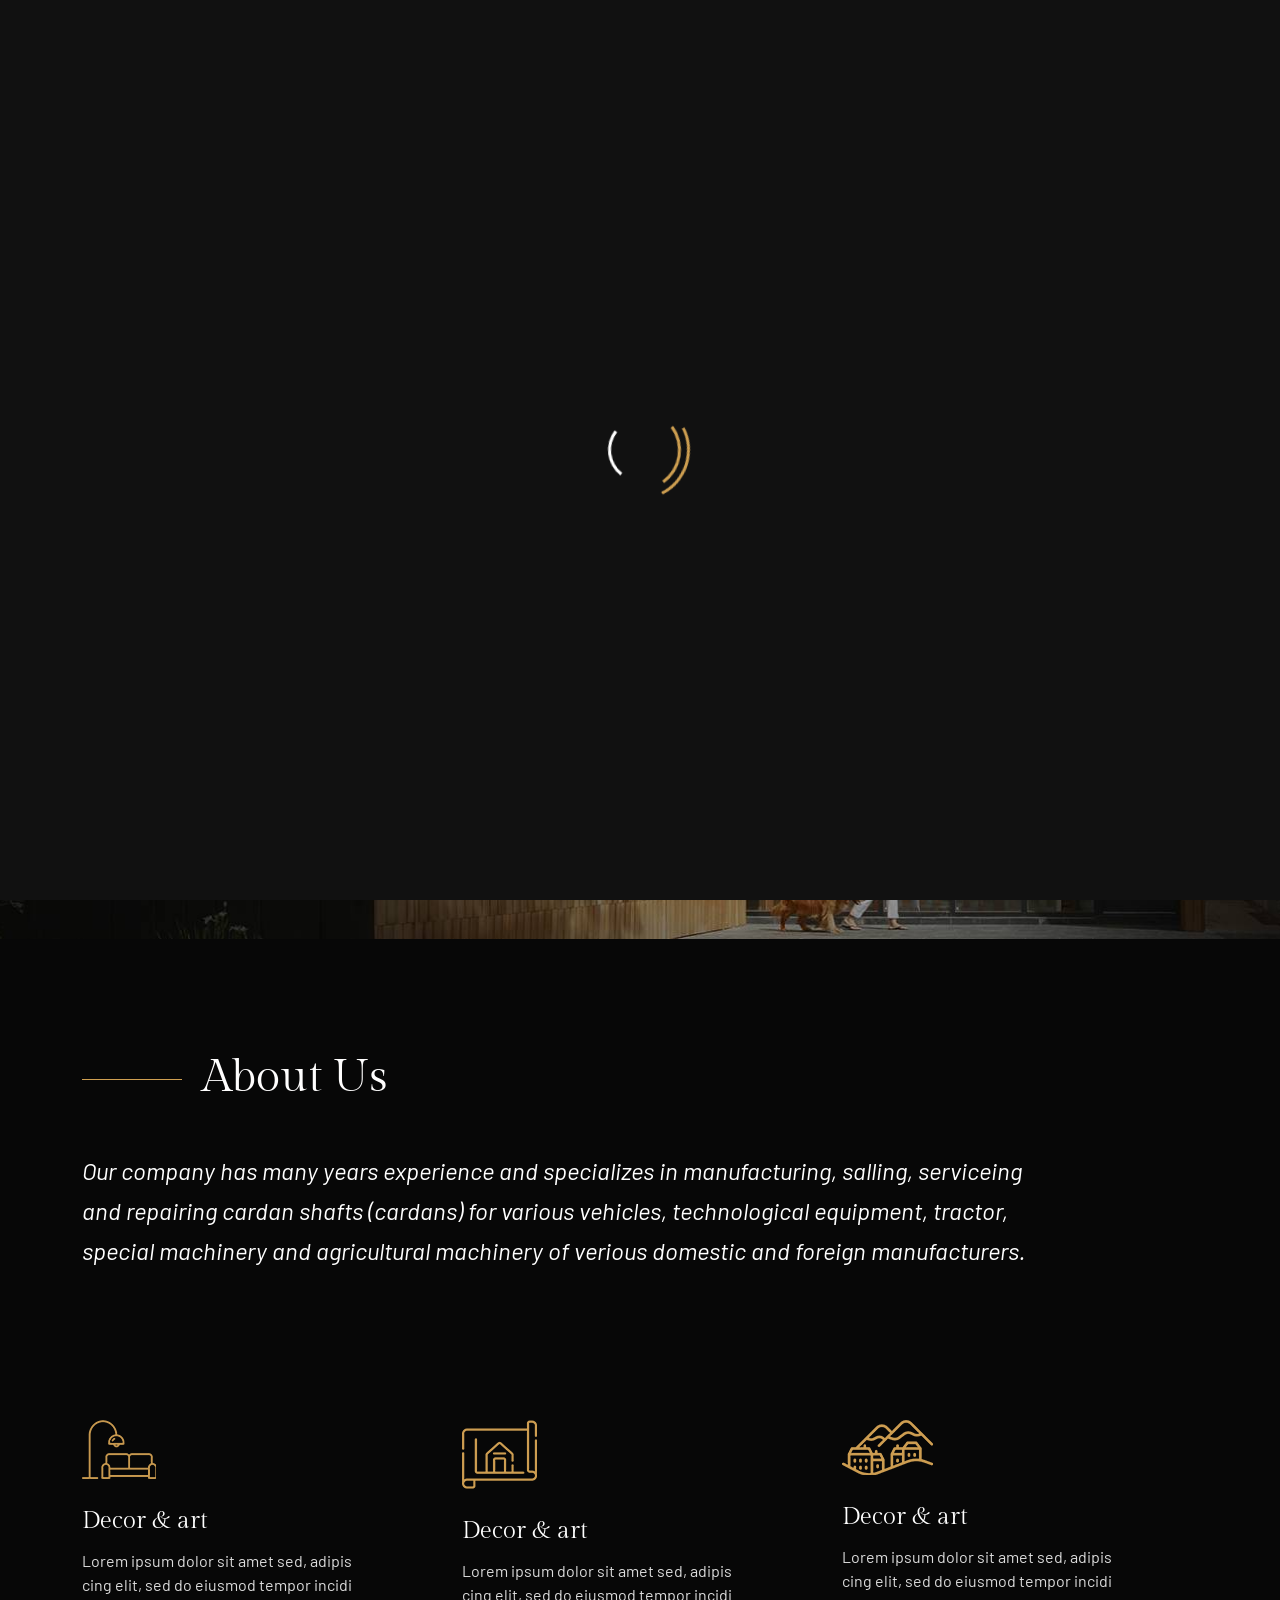
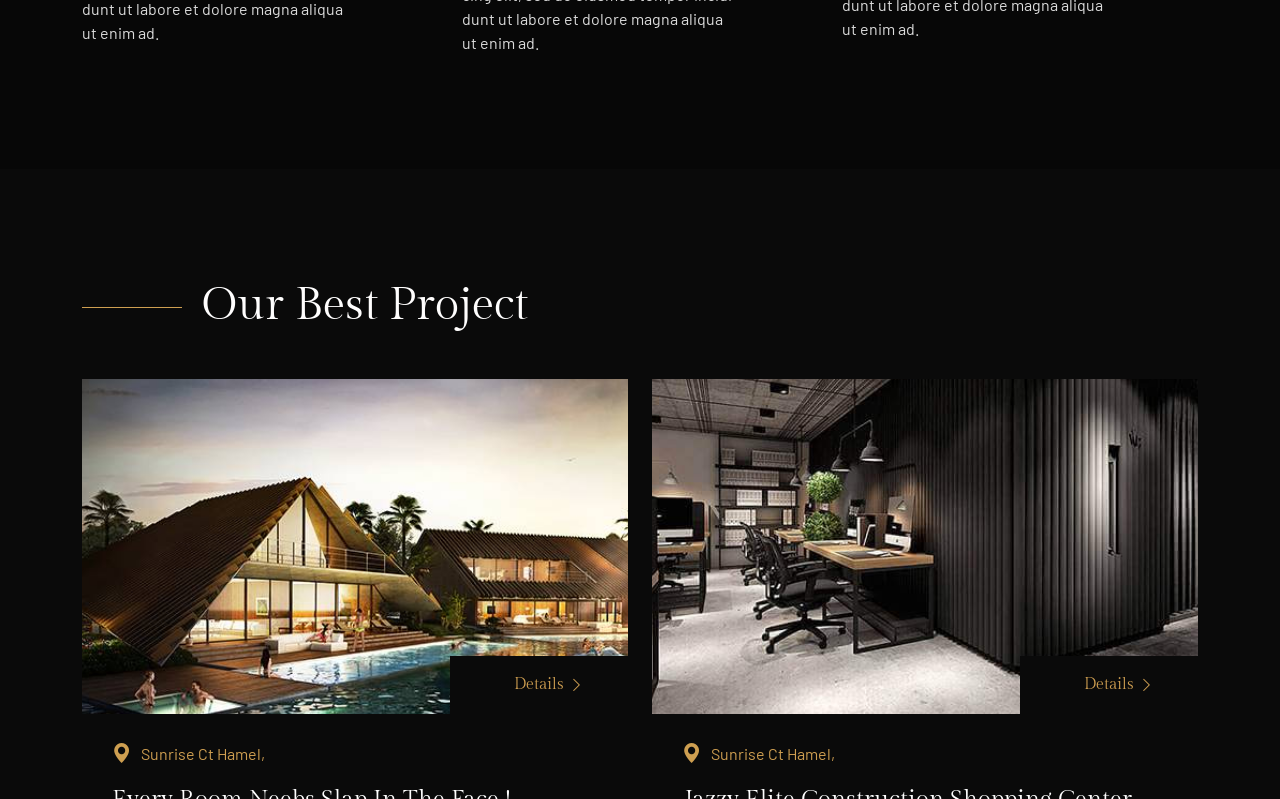
<file: index.html>
<html xmlns="http://www.w3.org/1999/xhtml" lang="en">

<head>
	<meta http-equiv="Content-Type" content="text/html; charset=utf-8" />
	<meta name="description" content="HTTrack is an easy-to-use website mirror utility. It allows you to download a World Wide website from the Internet to a local directory,building recursively all structures, getting html, images, and other files from the server to your computer. Links are rebuiltrelatively so that you can freely browse to the local site (works with any browser). You can mirror several sites together so that you can jump from one toanother. You can, also, update an existing mirror site, or resume an interrupted download. The robot is fully configurable, with an integrated help" />
	<meta name="keywords" content="httrack, HTTRACK, HTTrack, winhttrack, WINHTTRACK, WinHTTrack, offline browser, web mirror utility, aspirateur web, surf offline, web capture, www mirror utility, browse offline, local  site builder, website mirroring, aspirateur www, internet grabber, capture de site web, internet tool, hors connexion, unix, dos, windows 95, windows 98, solaris, ibm580, AIX 4.0, HTS, HTGet, web aspirator, web aspirateur, libre, GPL, GNU, free software" />
	<title>Local index - HTTrack Website Copier</title>
  <!-- Mirror and index made by HTTrack Website Copier/3.51-0 [XR&CO] -->
	<style type="text/css">
	<!--

body {
	margin: 0;  padding: 0;  margin-bottom: 15px;  margin-top: 8px;
	background: #77b;
}
body, td {
	font: 14px "Trebuchet MS", Verdana, Arial, Helvetica, sans-serif;
	}

#subTitle {
	background: #000;  color: #fff;  padding: 4px;  font-weight: bold; 
	}

#siteNavigation a, #siteNavigation .current {
	font-weight: bold;  color: #448;
	}
#siteNavigation a:link    { text-decoration: none; }
#siteNavigation a:visited { text-decoration: none; }

#siteNavigation .current { background-color: #ccd; }

#siteNavigation a:hover   { text-decoration: none;  background-color: #fff;  color: #000; }
#siteNavigation a:active  { text-decoration: none;  background-color: #ccc; }


a:link    { text-decoration: underline;  color: #00f; }
a:visited { text-decoration: underline;  color: #000; }
a:hover   { text-decoration: underline;  color: #c00; }
a:active  { text-decoration: underline; }

#pageContent {
	clear: both;
	border-bottom: 6px solid #000;
	padding: 10px;  padding-top: 20px;
	line-height: 1.65em;
	background-image: url(backblue.gif);
	background-repeat: no-repeat;
	background-position: top right;
	}

#pageContent, #siteNavigation {
	background-color: #ccd;
	}


.imgLeft  { float: left;   margin-right: 10px;  margin-bottom: 10px; }
.imgRight { float: right;  margin-left: 10px;   margin-bottom: 10px; }

hr { height: 1px;  color: #000;  background-color: #000;  margin-bottom: 15px; }

h1 { margin: 0;  font-weight: bold;  font-size: 2em; }
h2 { margin: 0;  font-weight: bold;  font-size: 1.6em; }
h3 { margin: 0;  font-weight: bold;  font-size: 1.3em; }
h4 { margin: 0;  font-weight: bold;  font-size: 1.18em; }

.blak { background-color: #000; }
.hide { display: none; }
.tableWidth { min-width: 400px; }

.tblRegular       { border-collapse: collapse; }
.tblRegular td    { padding: 6px;  background-image: url(fade.gif);  border: 2px solid #99c; }
.tblHeaderColor, .tblHeaderColor td { background: #99c; }
.tblNoBorder td   { border: 0; }


// -->
</style>

</head>

<body>
<table width="76%" border="0" align="center" cellspacing="0" cellpadding="3" class="tableWidth">
	<tr>
	<td id="subTitle">HTTrack Website Copier - Open Source offline browser</td>
	</tr>
</table>
<table width="76%" border="0" align="center" cellspacing="0" cellpadding="0" class="tableWidth">
<tr class="blak">
<td>
	<table width="100%" border="0" align="center" cellspacing="1" cellpadding="0">
	<tr>
	<td colspan="6"> 
		<table width="100%" border="0" align="center" cellspacing="0" cellpadding="10">
		<tr> 
		<td id="pageContent"> 
<!-- ==================== End prologue ==================== -->

<H1 ALIGN=Center>Index of locally available sites:</H1>
	<TABLE BORDER="0" WIDTH="100%" CELLSPACING="1" CELLPADDING="0">
		<TR>
			<TD BACKGROUND="fade.gif">
				&middot;
					<A HREF="html.ditsolution.net/drtheme/dreamhub/architecture/index.html">
						Dreamhub Architecture HTML5 Template
					</A>		
			</TD>
		</TR>
	</TABLE>
	<BR>
	<BR>
	<BR>
  	<H6 ALIGN="RIGHT">
	<I>Mirror and index made by HTTrack Website Copier [XR&amp;CO]</I>
	</H6>
	<!-- Mirror and index made by HTTrack Website Copier/3.51-0 [XR&CO] -->
	<!-- Thanks for using HTTrack Website Copier! -->
	<meta HTTP-EQUIV="Refresh" CONTENT="0; URL=html.ditsolution.net/drtheme/dreamhub/architecture/index.html">


<!-- ==================== Start epilogue ==================== -->
		</td>
		</tr>
		</table>
	</td>
	</tr>
	</table>
</td>
</tr>
</table>

<table width="76%" border="0" align="center" valign="bottom" cellspacing="0" cellpadding="0">
	<tr>
	<td id="footer"><small>&copy; 1998 Xavier Roche &amp; other contributors - Web Design: Leto Kauler.</small></td>
	</tr>
</table>

</body>

</html>
</file>
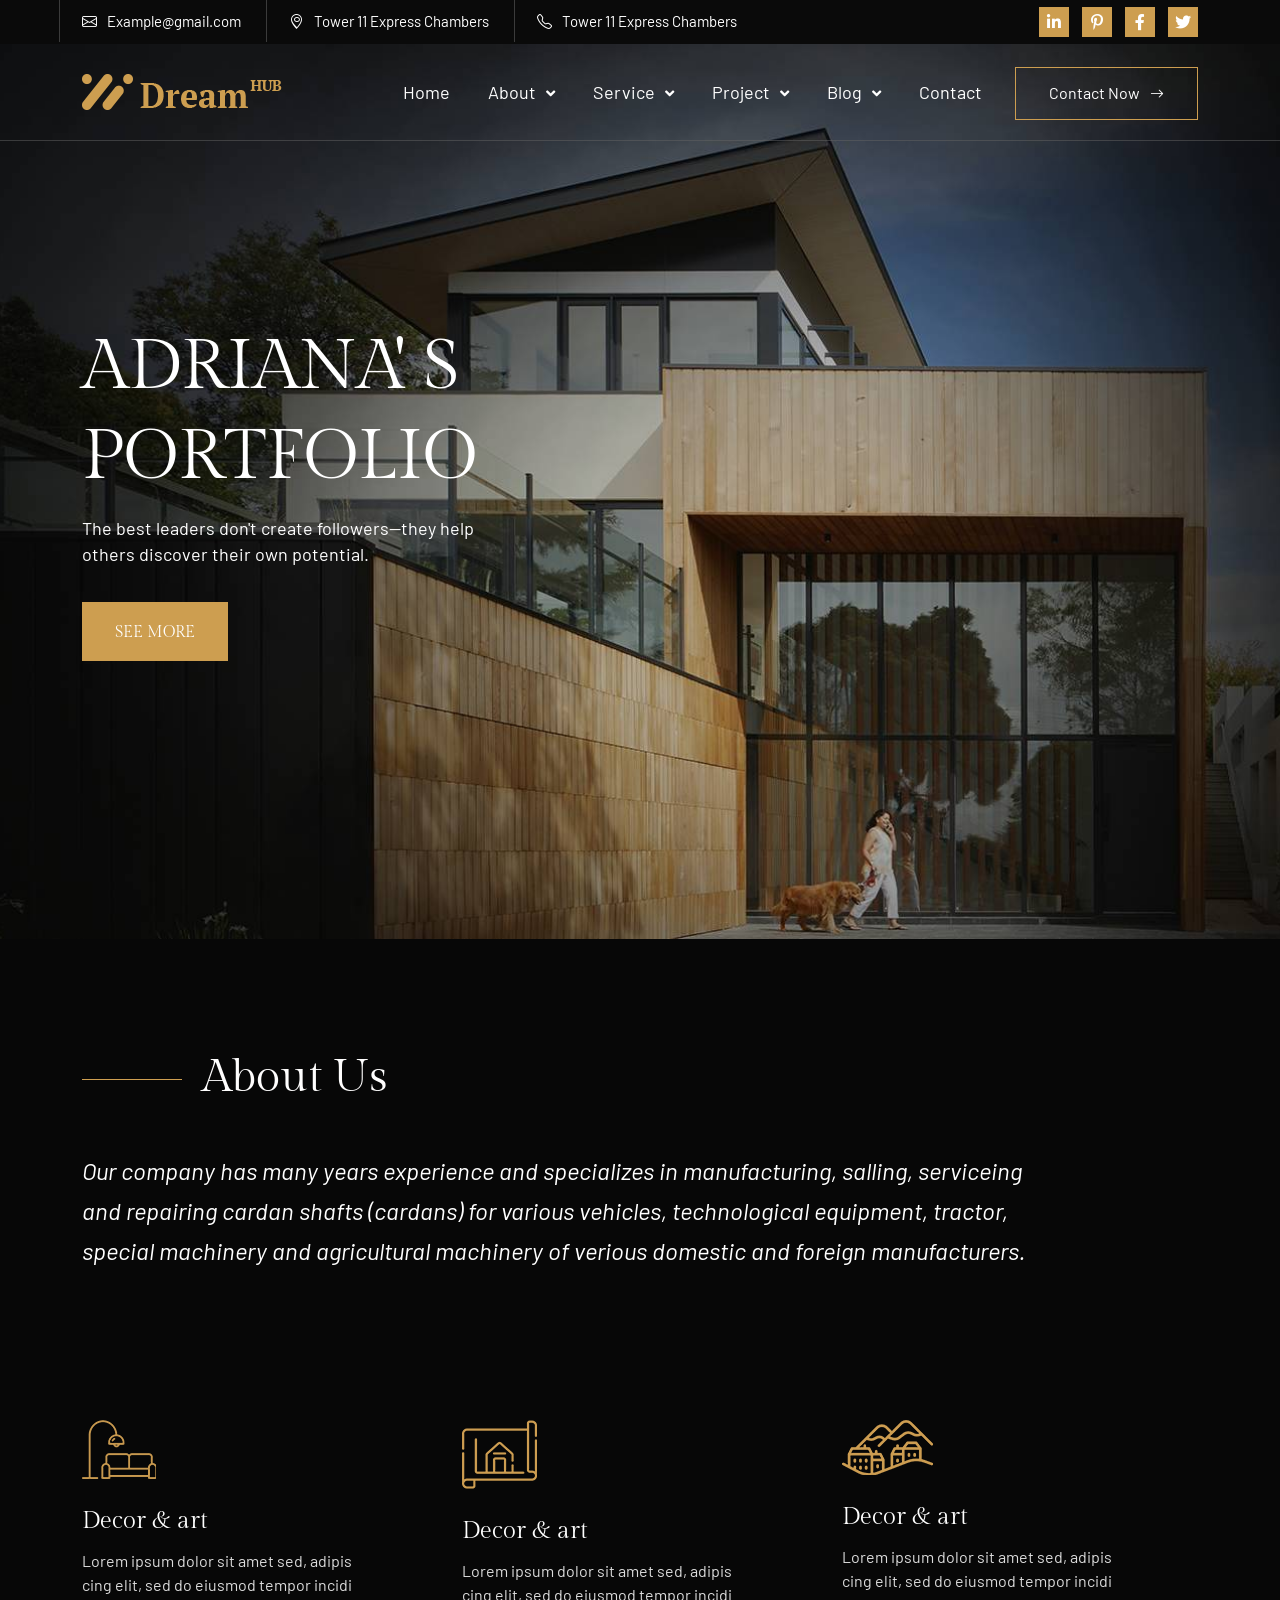
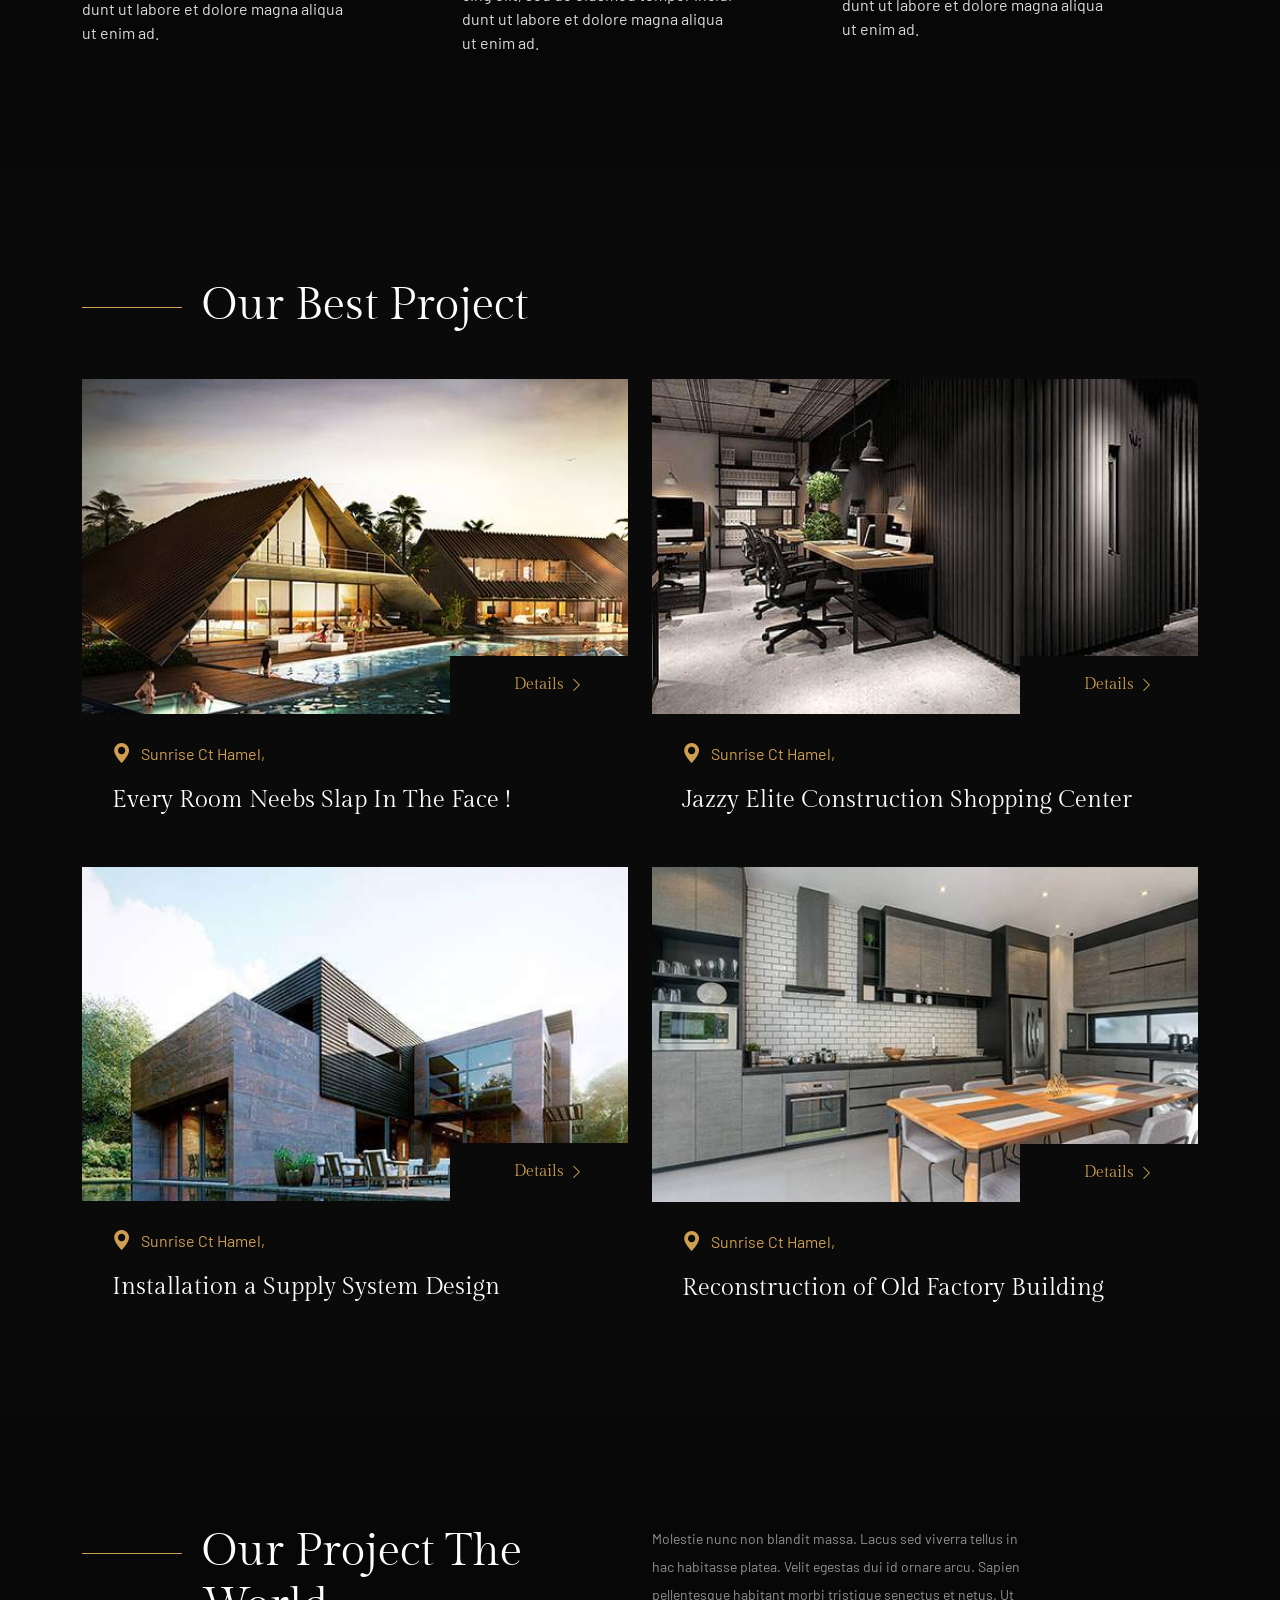
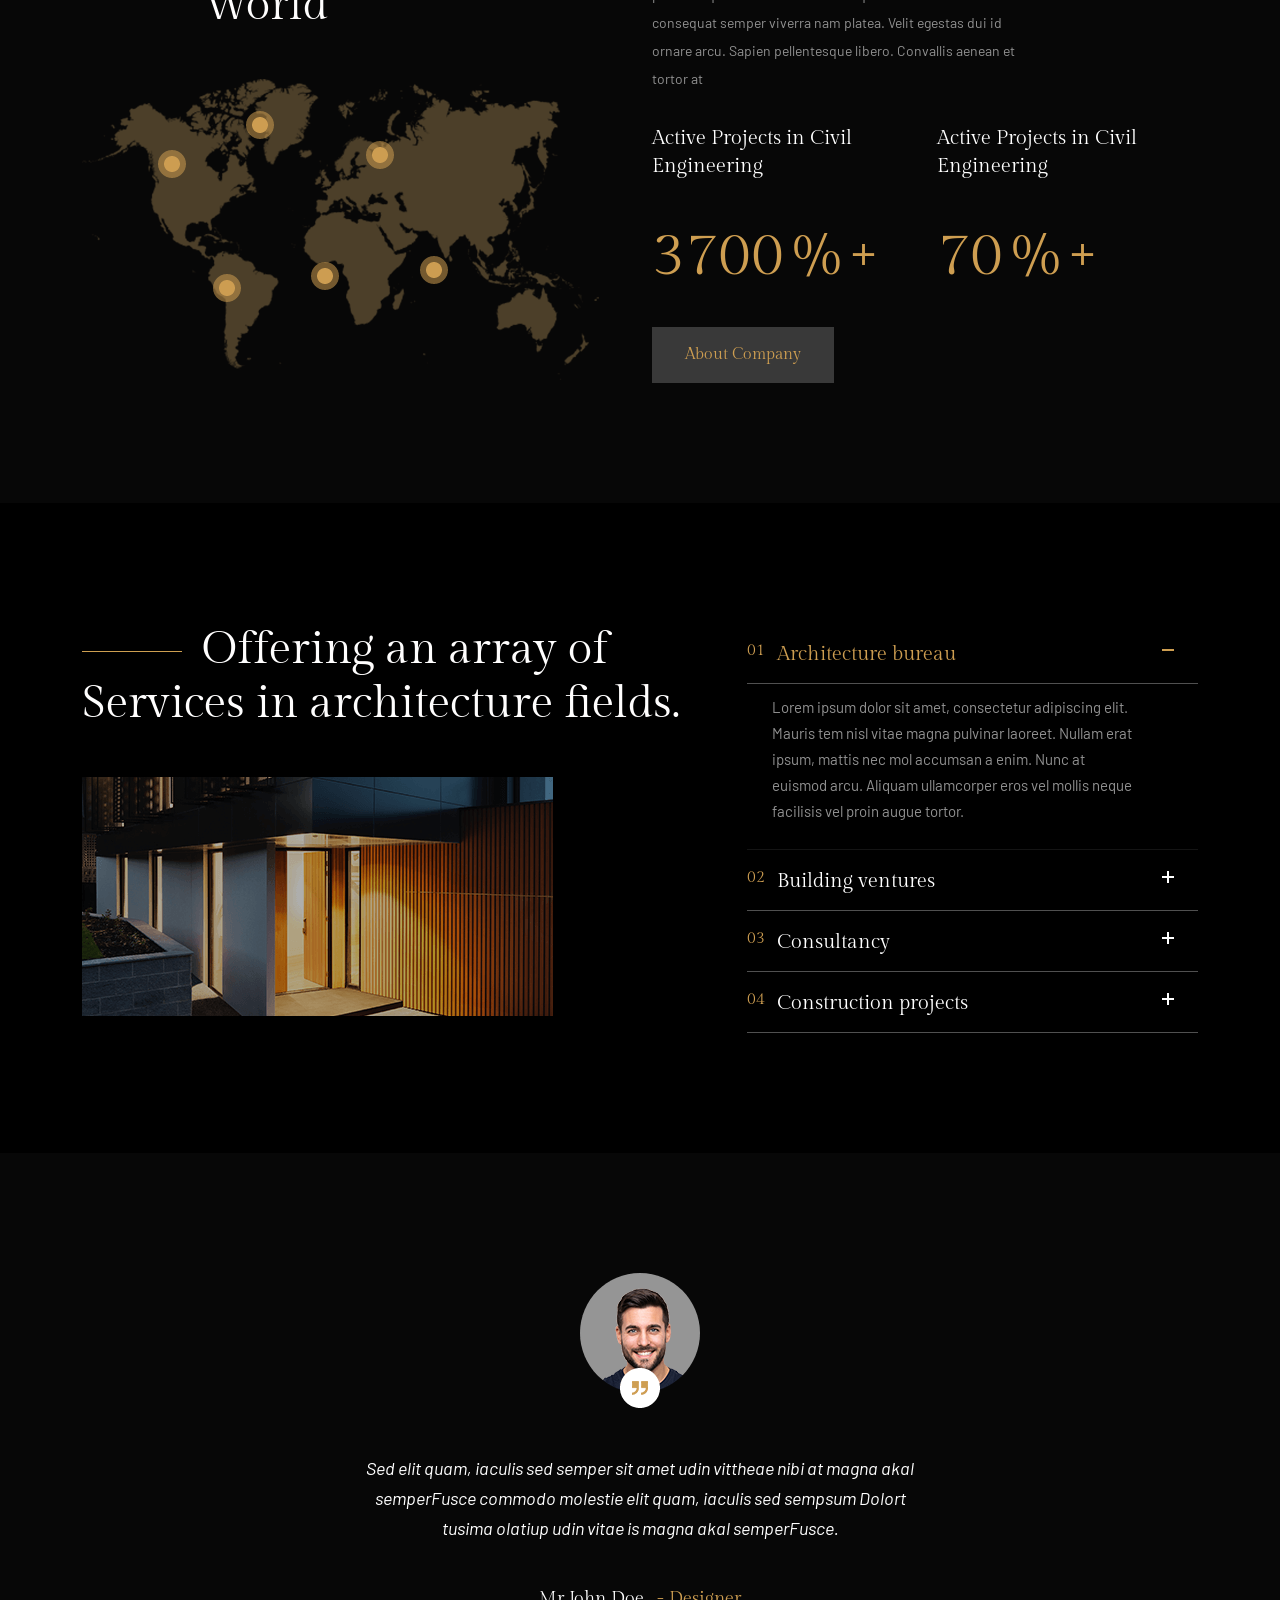
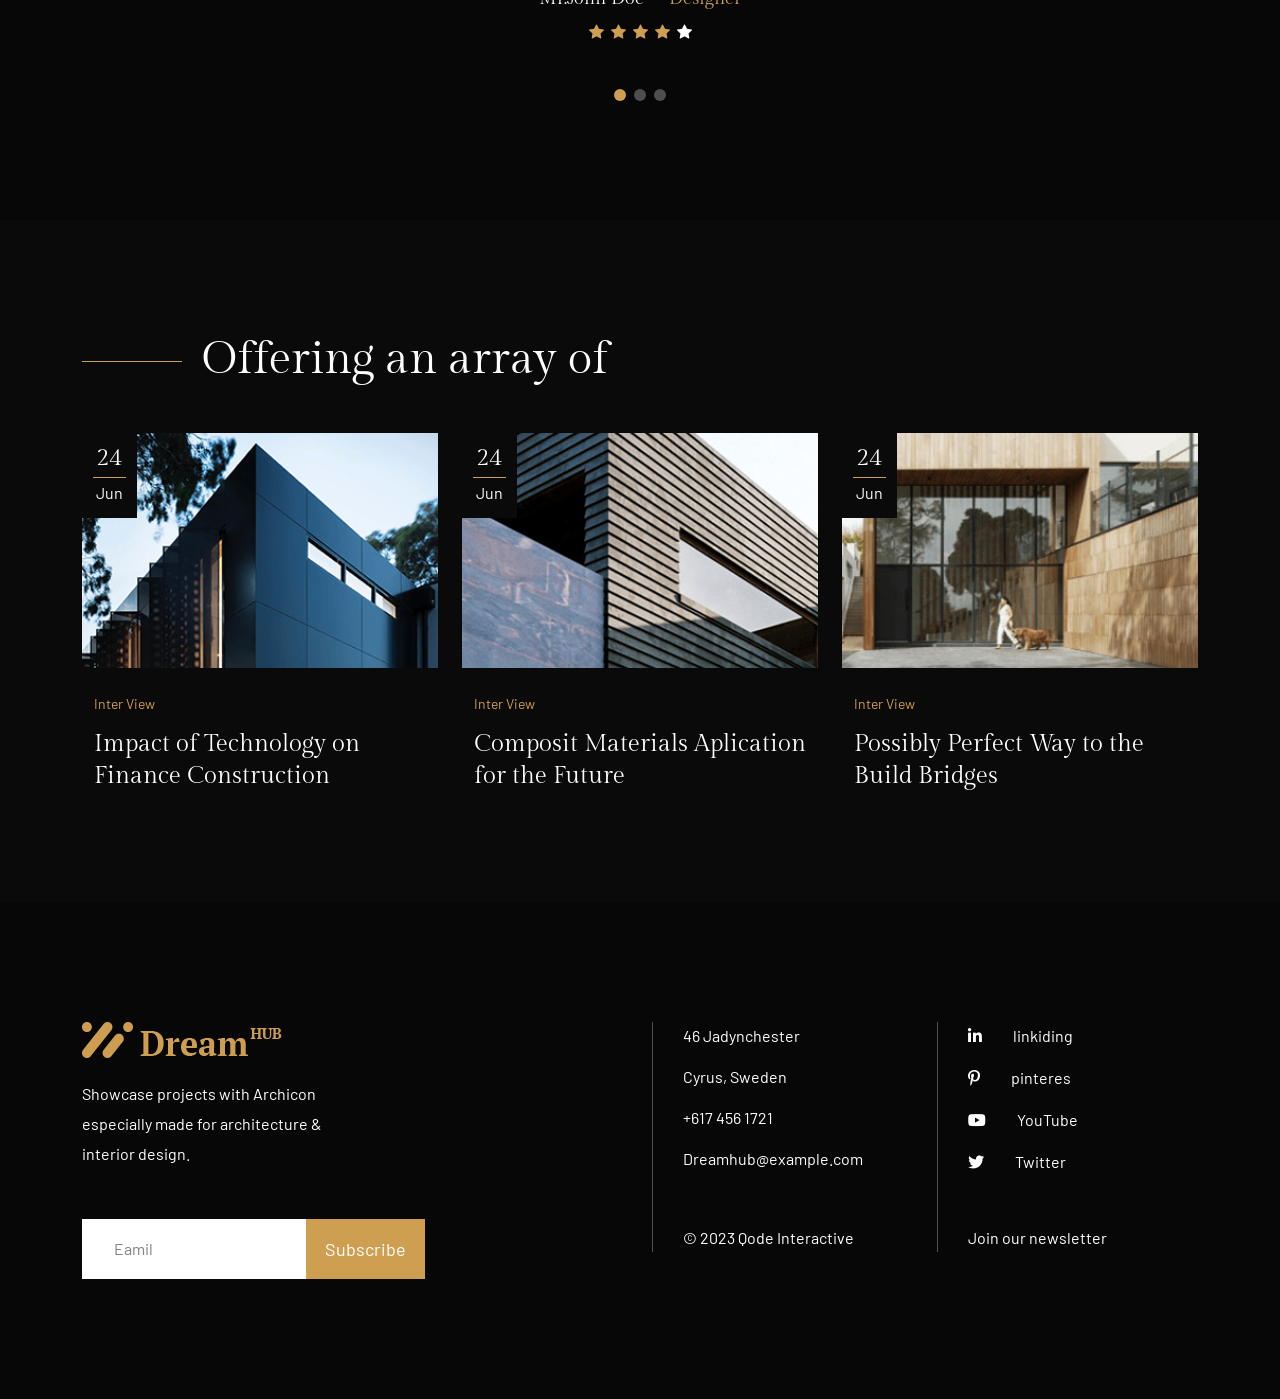
<file: html.ditsolution.net/drtheme/dreamhub/architecture/index.html>
<!DOCTYPE HTML>
<html lang="en-US">


<!-- Mirrored from https://html.ditsolution.net/drtheme/dreamhub/architecture/ by HTTrack Website Copier/3.x [XR&CO], Wed, 11 Nov 2026 15:41:58 GMT -->
<head>
	<meta charset="UTF-8">
	<meta http-equiv="x-ua-compatible" content="ie=edge">
	<title>Dreamhub Architecture HTML5 Template</title>
	<meta name="description" content="">
	<meta name="viewport" content="width=device-width, initial-scale=1">
	<!-- Favicon -->
	<link rel="icon" type="image/png" sizes="56x56" href="assets/images/fav-icon/fav.png">
	<!-- bootstrap CSS -->
	<link rel="stylesheet" href="assets/css/bootstrap.min.css" type="text/css" media="all">
	<!-- carousel CSS -->
	<link rel="stylesheet" href="assets/css/owl.carousel.min.css" type="text/css" media="all">
	<!-- animate CSS -->
	<link rel="stylesheet" href="assets/css/animate.css" type="text/css" media="all">
	<!-- animated-text CSS -->
	<link rel="stylesheet" href="assets/css/animated-text.css" type="text/css" media="all">
	<!-- font-awesome CSS -->
	<link rel="stylesheet" href="assets/css/all.min.css" type="text/css" media="all">
	<!-- font-flaticon CSS -->
	<link rel="stylesheet" href="assets/css/flaticon.css" type="text/css" media="all">
	<!-- theme-default CSS -->
	<link rel="stylesheet" href="assets/css/theme-default.css" type="text/css" media="all">
	<!-- meanmenu CSS -->
	<link rel="stylesheet" href="assets/css/meanmenu.min.css" type="text/css" media="all">
	<!-- transitions CSS -->
	<link rel="stylesheet" href="assets/css/owl.transitions.css" type="text/css" media="all">
	<!-- venobox CSS -->
	<link rel="stylesheet" href="venobox/venobox.css" type="text/css" media="all">
	<!-- bootstrap icons -->
	<link rel="stylesheet" href="assets/css/bootstrap-icons.css" type="text/css" media="all">
	<!-- Main Style CSS -->
	<link rel="stylesheet" href="style.css" type="text/css" media="all">
	<!-- responsive CSS -->
	<link rel="stylesheet" href="assets/css/responsive.css" type="text/css" media="all">
	<!-- modernizr js -->
	<script src="assets/js/vendor/modernizr-3.5.0.min.js"></script>
</head>

<body>
	<!-- loder -->
	<div class="loader-wrapper">
		<div class="loader"></div>
		<div class="loder-section left-section"></div>
		<div class="loder-section right-section"></div>
	</div>


	<!--==================================================-->
	<!-- Start Architecture Dreamhub Header Area -->
	<!--==================================================-->
	<div class="header-top-menu">
		<div class="container">
			<div class="row ">
				<div class="col-lg-8">
					<!--header top address-->
					<div class="header-top-address">
						<ul>
							<li class="style"><i class="bi bi-envelope"></i>Example@gmail.com</li>
							<li><i class="bi bi-geo-alt"></i>Tower 11 Express Chambers</li>
							<li><i class="bi bi-telephone"></i>Tower 11 Express Chambers</li>
						</ul>
					</div>
				</div>
				<div class="col-lg-4">
					<!--header top address-->
					<div class="header-top-right-social">
						<ul>
							<li><a href="#"><i class="fab fa-linkedin-in"></i></a></li>
							<li><a href="#"><i class="fab fa-pinterest-p"></i></a></li>
							<li><a href="#"><i class="fab fa-facebook-f"></i></a></li>
							<li><a href="#"><i class="fab fa-twitter"></i></a></li>
						</ul>
					</div>
				</div>
			</div>
		</div>
	</div>
	<!--==================================================-->
	<!-- End Architecture Dreamhub Header Area -->
	<!--==================================================-->

	

	<!--==================================================-->
	<!-- Start Architecture Dreamhub Header Area -->
	<!--==================================================-->
	<div class="header-area" id="sticky-header">
		<div class="container">
			<div class="row align-items-center">
				<div class="col-md-3">
				<!--logo-->
					<div class="logo">
						<a class="active" href="index-2.html"><img src="assets/images/logo.png" alt="logo img"></a>
						<a class="active-sticky" href="index-2.html"><img src="assets/images/logo1.png" alt="logo img"></a>
					</div>
				</div>
				<div class="col-md-9">
				<!--header-menu-->
					<div class="header-menu">
						<ul>
							<li><a href="index-2.html">Home</a></li>
							<li><a href="#">About <i class="fas fa-angle-down"></i></a>
								<ul class="sub-menu">
									<li><a href="about-us.html">About Us</a></li>
									<li><a href="team.html">Team</a></li>
									<li><a href="priching.html">Priching</a></li>
									<li><a href="faq.html">Faq</a></li>
									<li><a href="contact.html">Contact</a></li>
								</ul>
							</li>
							<li><a href="#">Service <i class="fas fa-angle-down"></i></a>
								<ul class="sub-menu">
									<li><a href="service.html">Service</a></li>
									<li><a href="service-details.html">Service Detials</a></li>
								</ul>
							</li>
							<li><a href="index-2.html">Project <i class="fas fa-angle-down"></i></a>
								<ul class="sub-menu">
									<li><a href="protfolio.html">Protfolio</a></li>
									<li><a href="protfolio-details.html">Protfolio Detials</a></li>
								</ul>
							</li>
							<li><a href="#">Blog <i class="fas fa-angle-down"></i></a>
								<ul class="sub-menu">
									<li><a href="blog.html">Blog Grid</a></li>
									<li><a href="blog-two.html">Blog Two</a></li>
									<li><a href="blog-details.html">Blgo Detials</a></li>
								</ul>
							</li>
							<li><a href="contact.html">Contact</a></li>
						</ul>
						<div class="header-menu-button">
							<a href="contact.html">Contact Now<i class="bi bi-arrow-right"></i></a>
						</div>
					</div>
				</div>
			</div>
		</div>
	</div>
	<!--==================================================-->
	<!-- END Architecture Dreamhub Header Area -->
	<!--==================================================-->



	<!--==================================================-->
	<!-- Start  Mobile Menu Area -->
	<!--==================================================-->
	<div class="mobile-menu-area sticky d-sm-block d-md-block d-lg-none ">
		<div class="mobile-menu">
			<nav class="header-menu">
				<ul class="nav_scroll">
					<li><a href="index-2.html">Home</a></li>
					<li><a href="#">About</a>
						<ul class="sub-menu">
							<li><a href="about-us.html">About Us</a></li>
							<li><a href="team.html">Team</a></li>
							<li><a href="priching.html">Priching</a></li>
							<li><a href="faq.html">Faq</a></li>
							<li><a href="contact.html">Contact</a></li>
						</ul>
					</li>
					<li><a href="#">Service</a>
						<ul class="sub-menu">
							<li><a href="service.html">Service</a></li>
							<li><a href="service-details.html">Service Detials</a></li>
						</ul>
					</li>
					<li><a href="index-2.html">Project</a>
						<ul class="sub-menu">
							<li><a href="protfolio.html">Protfolio</a></li>
							<li><a href="protfolio-details.html">Protfolio Detials</a></li>
						</ul>
					</li>
					<li><a href="#">Blog</a>
						<ul class="sub-menu">
							<li><a href="blog.html">Blog Grid</a></li>
							<li><a href="blog-two.html">Blog Two</a></li>
							<li><a href="blog-details.html">Blgo Detials</a></li>
						</ul>
					</li>
					<li><a href="contact.html">Contact</a></li>
				</ul>
			</nav>
		</div>
	</div>
	<!--==================================================-->
	<!-- End  Mobile Menu Area -->
	<!--==================================================-->
	
	<!--==================================================-->
	<!-- Start  Architecture Hero Area -->
	<!--==================================================-->
	<div class="hero-area d-flex align-items-center">
		<div class="container">
			<div class="row d-flex align-items-center">
				<div class="col-lg-12 col-md-12">
					<!--hero-content-->
					<div class="hero-content">
						<div class="hero-main-title">
							<h1>Adriana' s</h1>
							<h1>Portfolio</h1>
						</div>
						<!--hero-description-->
						<div class="hero-description">
							<p>The best leaders don't create followers—they help others discover their own potential.</p>
						</div>
						<!--hero-button-->
						<div class="hero-button">
							<a href="#">See More</a>
						</div>
					</div>
				</div>
			</div>
		</div>	
	</div>
	<!--==================================================-->
	<!-- End  Architecture Hero Area -->
	<!--==================================================-->





	<!--==================================================-->
	<!-- Start  Architecture About Area -->
	<!--==================================================-->
	<div class="about-area">
		<div class="container">
			<div class="row">
				<div class="col-lg-12">
					<div class="section-title">
						<div class="section-main-title">
							<h1>About Us</h1>
						</div>
						<div class="section-description">
							<p>Our company has many years experience and specializes in manufacturing, salling, serviceing and
								repairing cardan shafts (cardans) for various vehicles, technological equipment, tractor, special machinery
								and agricultural machinery of verious domestic and foreign manufacturers.</p>
						</div>
					</div>
				</div>
			</div>
			<div class="row style_bg">
				<div class="col-lg-4 col-md-6">
					<!--about single box-->
					<div class="about-single-box">
						<div class="about-icon">
							<img src="assets/images/about-icon1.png" alt="about icon">
						</div>
						<!--about content-->
						<div class="about-content">
							<div class="about-title">
								<h3>Decor & art</h3>
							</div>
							<div class="about-description">
								<p>Lorem ipsum dolor sit amet sed, adipis
									cing elit, sed do eiusmod tempor incidi
									dunt ut labore et dolore magna aliqua
									ut enim ad.</p>
							</div>
						</div>
					</div>
				</div>
				<div class="col-lg-4 col-md-6">
					<!--about single box-->
					<div class="about-single-box">
						<div class="about-icon">
							<img src="assets/images/about-icon2.png" alt="about icon">
						</div>
						<!--about content-->
						<div class="about-content">
							<div class="about-title">
								<h3>Decor & art</h3>
							</div>
							<div class="about-description">
								<p>Lorem ipsum dolor sit amet sed, adipis
									cing elit, sed do eiusmod tempor incidi
									dunt ut labore et dolore magna aliqua
									ut enim ad.</p>
							</div>
						</div>
					</div>
				</div>
				<div class="col-lg-4 col-md-6">
					<!--about single box-->
					<div class="about-single-box">
						<div class="about-icon">
							<img src="assets/images/about-icon3.png" alt="about icon">
						</div>
						<!--about content-->
						<div class="about-content">
							<div class="about-title">
								<h3>Decor & art</h3>
							</div>
							<div class="about-description">
								<p>Lorem ipsum dolor sit amet sed, adipis
									cing elit, sed do eiusmod tempor incidi
									dunt ut labore et dolore magna aliqua
									ut enim ad.</p>
							</div>
						</div>
					</div>
				</div>
			</div>
		</div>	
	</div>
	<!--==================================================-->
	<!-- End  Architecture About Area -->
	<!--==================================================-->




	<!--==================================================-->
	<!-- Start  Architecture  Project Area -->
	<!--==================================================-->
	<div class="project-area">
		<div class="container">
			<div class="row">
				<div class="col-lg-12">
					<div class="section-title">
						<div class="section-main-title">
							<h1>Our Best Project</h1>
						</div>
					</div>
				</div>
			</div>
			<div class="row">
				<div class="col-lg-6 col-md-6">
					<!--project single box-->
					<div class="project-single-box">
						<div class="project-thumb">
							<img src="assets/images/project-thumb1.jpg" alt="project thumb">
							<div class="project-details-button">
								<a href="protfolio-details.html">Details<i class="bi bi-chevron-right"></i></a>
							</div>
						</div>
						<!--project content-->
						<div class="project-content">
							<div class="project-location">
								<span><i class="bi bi-geo-alt-fill"></i>Sunrise Ct Hamel,</span>
							</div>
							<div class="project-title">
								<h3><a href="protfolio-details.html">Every Room Neebs Slap In The Face !</a></h3>
							</div>
						</div>
					</div>
				</div>
				<div class="col-lg-6 col-md-6">
					<!--project single box-->
					<div class="project-single-box">
						<div class="project-thumb">
							<img src="assets/images/project-thumb2.jpg" alt="project thumb">
							<div class="project-details-button">
								<a href="protfolio-details.html">Details<i class="bi bi-chevron-right"></i></a>
							</div>
						</div>
						<!--project content-->
						<div class="project-content">
							<div class="project-location">
								<span><i class="bi bi-geo-alt-fill"></i>Sunrise Ct Hamel,</span>
							</div>
							<div class="project-title">
								<h3><a href="protfolio-details.html">Jazzy Elite Construction Shopping Center</a></h3>
							</div>
						</div>
					</div>
				</div>
				<div class="col-lg-6 col-md-6">
					<!--project single box-->
					<div class="project-single-box">
						<div class="project-thumb">
							<img src="assets/images/project-thumb3.jpg" alt="project thumb">
							<div class="project-details-button">
								<a href="protfolio-details.html">Details<i class="bi bi-chevron-right"></i></a>
							</div>
						</div>
						<!--project content-->
						<div class="project-content">
							<div class="project-location">
								<span><i class="bi bi-geo-alt-fill"></i>Sunrise Ct Hamel,</span>
							</div>
							<div class="project-title">
								<h3><a href="protfolio-details.html">Installation a Supply System Design</a></h3>
							</div>
						</div>
					</div>
				</div>
				<div class="col-lg-6 col-md-6">
					<!--project single box-->
					<div class="project-single-box">
						<div class="project-thumb">
							<img src="assets/images/project-thumb4.jpg" alt="project thumb">
							<div class="project-details-button">
								<a href="protfolio-details.html">Details<i class="bi bi-chevron-right"></i></a>
							</div>
						</div>
						<!--project content-->
						<div class="project-content">
							<div class="project-location">
								<span><i class="bi bi-geo-alt-fill"></i>Sunrise Ct Hamel,</span>
							</div>
							<div class="project-title">
								<h3><a href="protfolio-details.html">Reconstruction of Old Factory Building</a></h3>
							</div>
						</div>
					</div>
				</div>
			</div>
		</div>	
	</div>
	<!--==================================================-->
	<!-- End  Architecture  Project Area -->
	<!--==================================================-->



	<!--==================================================-->
	<!-- Start  Architecture  map Area -->
	<!--==================================================-->
	<div class="map-area">
		<div class="container">
			<div class="row">
				<div class="col-lg-6">
					<div class="map-left">
						<div class="section-title">
							<div class="section-main-title">
								<h1>Our Project The World</h1>
							</div>
						</div>
						<div class="map-thumb">
							<img src="assets/images/map.png" alt="map img">
							<div class="map-all-shape">
								<div class="shape-1 dance">
									<img src="assets/images/map-shape.png" alt="map shape">
								</div>
								<div class="shape-2 dance2">
									<img src="assets/images/map-shape.png" alt="map shape">
								</div>
								<div class="shape-3 dance3">
									<img src="assets/images/map-shape.png" alt="map shape">
								</div>
								<div class="shape-4 dance4">
									<img src="assets/images/map-shape.png" alt="map shape">
								</div>
								<div class="shape-5 dance5">
									<img src="assets/images/map-shape.png" alt="map shape">
								</div>
								<div class="shape-6 dance6">
									<img src="assets/images/map-shape.png" alt="map shape">
								</div>
							</div>
						</div>
					</div>
				</div>
				<div class="col-lg-6">
					<div class="map-right">
						<div class="map-description">
							<p>Molestie nunc non blandit massa. Lacus sed viverra tellus
								in hac habitasse platea. Velit egestas dui id ornare arcu.
								Sapien pellentesque habitant morbi tristique senectus
								et netus. Ut consequat semper viverra nam platea. Velit egestas dui id ornare arcu. Sapien pellentesque libero.
								Convallis aenean et tortor at</p>
						</div>
						<div class="row">
							<div class="col-lg-6 col-md-6">
								<div class="map-title">
									<h3>Active Projects in Civil Engineering</h3>
								</div>
							</div>
							<div class="col-lg-6 col-md-6">
								<div class="map-title">
									<h3>Active Projects in Civil Engineering</h3>
								</div>
							</div>
						</div>
						<div class="row">
							<div class="col-lg-6 col-md-6">
								<div class="counter-namber">
									<h1 class="counter">5000</h1>
									<h1>%+</h1>
								</div>
							</div>
							<div class="col-lg-6 col-md-6">
								<div class="counter-namber">
									<h1 class="counter">95</h1>
									<h1>%+</h1>
								</div>
							</div>
						</div>
						<div class="map-button">
							<a href="#">About Company</a>
						</div>
					</div>
				</div>
			</div>
		</div>
	</div>
	<!--==================================================-->
	<!-- End  Architecture  About Area -->
	<!--==================================================-->


	<!--==================================================-->
	<!-- Start  Architecture Faq Area  Area -->
	<!--==================================================-->
	<div class="faq-area">
		<div class="container">
			<div class="row">
				<div class="col-lg-7">
					<div class="section-title">
						<div class="section-main-title">
							<h1>Offering an array of</h1>
							<h1 class="section_style">Services in architecture fields.</h1>
						</div>
					</div>
					<div class="faq-thumb">
						<img src="assets/images/faq.png" alt="faq thumb">
					</div>
				</div>
				<div class="col-lg-5">
					<!-- Start Accordion -->
					<div class="tab_container">
						<div id="tab1" class="tab_content">
							<ul class="accordion">
								<li>
									<a class="active"><span class="namber">01</span><span>Architecture bureau</span></a>
									<p>Lorem ipsum dolor sit amet, consectetur adipiscing elit. Mauris tem
										nisl vitae magna pulvinar laoreet. Nullam erat ipsum, mattis nec mol
										accumsan a enim. Nunc at euismod arcu. Aliquam ullamcorper eros 
										vel mollis neque facilisis vel proin augue tortor.</p>
								</li>
								<li>
									<a><span class="namber">02</span><span>Building ventures</span></a>
									<p>Lorem ipsum dolor sit amet, consectetur adipiscing elit. Mauris tem
										nisl vitae magna pulvinar laoreet. Nullam erat ipsum, mattis nec mol
										accumsan a enim. Nunc at euismod arcu. Aliquam ullamcorper eros 
										vel mollis neque facilisis vel proin augue tortor.</p>
								</li>
								<li>
									<a><span class="namber">03</span><span>Consultancy</span></a>
									<p>Lorem ipsum dolor sit amet, consectetur adipiscing elit. Mauris tem
										nisl vitae magna pulvinar laoreet. Nullam erat ipsum, mattis nec mol
										accumsan a enim. Nunc at euismod arcu. Aliquam ullamcorper eros 
										vel mollis neque facilisis vel proin augue tortor.</p>
								</li>
								<li>
									<a><span class="namber">04</span><span>Construction projects</span></a>
									<p>Lorem ipsum dolor sit amet, consectetur adipiscing elit. Mauris tem
										nisl vitae magna pulvinar laoreet. Nullam erat ipsum, mattis nec mol
										accumsan a enim. Nunc at euismod arcu. Aliquam ullamcorper eros 
										vel mollis neque facilisis vel proin augue tortor.</p>
								</li>
							</ul>
						</div>
					</div>
				</div>
			</div>
		</div>
	</div>
	<!--==================================================-->
	<!-- END  Architecture Faq Area  Area -->
	<!--==================================================-->




	<!--==================================================-->
	<!-- Start  Architecture  Testimonial Area -->
	<!--==================================================-->
	<div class="testimonial-area">
		<div class="container">
			<div class="row">
				<div class="testimonial_list owl-carousel">
					<div class="col-lg-12">
						<div class="testimonial-box">
							<div class="testi-thumb">
								<img src="assets/images/testi-thumb.png" alt="testi-thumb">
							</div>
							<div class="testi-description">
								<p>Sed elit quam, iaculis sed semper sit amet udin vittheae nibi at magna akal semperFusce
									commodo molestie  elit quam, iaculis sed sempsum Dolort tusima olatiup udin vitae is 
									magna akal semperFusce.</p>
							</div>
							<div class="testi-name-title">
								<h3>Mr.John Doe</h3>
								<span>- Designer</span>
							</div>
							<div class="testi-star-icon">
								<i class="bi bi-star-fill"></i>
								<i class="bi bi-star-fill"></i>
								<i class="bi bi-star-fill"></i>
								<i class="bi bi-star-fill"></i>
								<i class=" style bi bi-star-fill"></i>
							</div>
						</div>
					</div>
					<div class="col-lg-12">
						<div class="testimonial-box">
							<div class="testi-thumb">
								<img src="assets/images/testi-thumb.png" alt="testi-thumb">
							</div>
							<div class="testi-description">
								<p>Sed elit quam, iaculis sed semper sit amet udin vittheae nibi at magna akal semperFusce
									commodo molestie  elit quam, iaculis sed sempsum Dolort tusima olatiup udin vitae is 
									magna akal semperFusce.</p>
							</div>
							<div class="testi-name-title">
								<h3>Mr.John Doe</h3>
								<span>- Designer</span>
							</div>
							<div class="testi-star-icon">
								<i class="bi bi-star-fill"></i>
								<i class="bi bi-star-fill"></i>
								<i class="bi bi-star-fill"></i>
								<i class="bi bi-star-fill"></i>
								<i class=" style bi bi-star-fill"></i>
							</div>
						</div>
					</div>
					<div class="col-lg-12">
						<div class="testimonial-box">
							<div class="testi-thumb">
								<img src="assets/images/testi-thumb.png" alt="testi-thumb">
							</div>
							<div class="testi-description">
								<p>Sed elit quam, iaculis sed semper sit amet udin vittheae nibi at magna akal semperFusce
									commodo molestie  elit quam, iaculis sed sempsum Dolort tusima olatiup udin vitae is 
									magna akal semperFusce.</p>
							</div>
							<div class="testi-name-title">
								<h3>Mr.John Doe</h3>
								<span>- Designer</span>
							</div>
							<div class="testi-star-icon">
								<i class="bi bi-star-fill"></i>
								<i class="bi bi-star-fill"></i>
								<i class="bi bi-star-fill"></i>
								<i class="bi bi-star-fill"></i>
								<i class=" style bi bi-star-fill"></i>
							</div>
						</div>
					</div>
				</div>
			</div>
		</div>
	</div>
	<!--==================================================-->
	<!-- End  Architecture  Testimonial Area -->
	<!--==================================================-->

	



	<!--==================================================-->
	<!-- Start  Architecture  Blog Area -->
	<!--==================================================-->
	<div class="blog-area">
		<div class="container">
			<div class="row">
				<div class="col-lg-12">
					<div class="section-title">
						<div class="section-main-title">
							<h1>Offering an array of</h1>
						</div>
					</div>
				</div>
			</div>
			<div class="row">
				<div class="col-lg-4 col-md-6">
					<!--testimonial single box-->
					<div class="single-blgo-box">
						<div class="blog-thumb">
							<img src="assets/images/blog1.png" alt="blog img">
							<!--blog date-->
							<div class="blog-date">
								<p>24<span>Jun</span></p>
							</div>
						</div>
						<!--blog content-->
						<div class="blog-content">
							<div class="blog-view">
								<span>Inter View</span>
							</div>
							<!--blog title-->
							<div class="blog-title">
								<h3><a href="blog-details.html">Impact of Technology on Finance Construction</a></h3>
							</div>
						</div>
					</div>
				</div>
				<div class="col-lg-4 col-md-6">
					<!--testimonial single box-->
					<div class="single-blgo-box">
						<div class="blog-thumb">
							<img src="assets/images/blog2.png" alt="blog img">
							<!--blog date-->
							<div class="blog-date">
								<p>24<span>Jun</span></p>
							</div>
						</div>
						<!--blog content-->
						<div class="blog-content">
							<div class="blog-view">
								<span>Inter View</span>
							</div>
							<!--blog title-->
							<div class="blog-title">
								<h3><a href="blog-details.html">Composit Materials Aplication for the Future</a></h3>
							</div>
						</div>
					</div>
				</div>
				<div class="col-lg-4 col-md-6">
					<!--testimonial single box-->
					<div class="single-blgo-box">
						<div class="blog-thumb">
							<img src="assets/images/blog3.png" alt="blog img">
							<!--blog date-->
							<div class="blog-date">
								<p>24<span>Jun</span></p>
							</div>
						</div>
						<!--blog content-->
						<div class="blog-content">
							<div class="blog-view">
								<span>Inter View</span>
							</div>
							<!--blog title-->
							<div class="blog-title">
								<h3><a href="blog-details.html">Possibly Perfect Way to the Build Bridges</a></h3>
							</div>
						</div>
					</div>
				</div>
			</div>
		</div>
	</div>
	<!--==================================================-->
	<!-- End  Architecture  Blog Area -->
	<!--==================================================-->







	<!--==================================================-->
	<!-- Start  Architecture  Blog Area -->
	<!--==================================================-->
	<div class="footer-area">
		<div class="container">
			<div class="row">
				<div class="col-lg-6 col-md-6">
					<div class="footer-widget-item style">
						<div class="footer-logo">
							<a href="index-2.html"><img src="assets/images/logo.png" alt="logo img"></a>
						</div>
						<div class="footer-widget-description">
							<p>Showcase projects with Archicon especially made
								for architecture & interior design.</p>
						</div>
						<form>
							<div class="form-box">
								<input type="text" name="email" placeholder="Eamil" required="">
									<button type="submit">Subscribe</button>
							</div>	
						</form>
					</div>
				</div>
				<div class="col-lg-3 col-md-6">
					<div class="footer-widget-item">
						<div class="footer-widget-address">
							<ul>
								<li>46 Jadynchester</li>
								<li>Cyrus, Sweden</li>
								<li>+617 456 1721</li>
								<li>Dreamhub@example.com</li>
							</ul>
							<p>© 2023 Qode Interactive</p>
						</div>
					</div>
				</div>
				<div class="col-lg-3 col-md-6">
					<div class="footer-widget-item">
						<div class="footer-widget-social-info">
							<ul>
								<li><a href="#"><i class="fab fa-linkedin-in"></i>linkiding</a></li>
								<li><a href="#"><i class="fab fa-pinterest-p"></i>pinteres</a></li>
								<li><a href="#"><i class="fab fa-youtube"></i>YouTube</a></li>
								<li><a href="#"><i class="fab fa-twitter"></i>Twitter</a></li>
							</ul>
							<div class="newsletter">
								<a href="#">Join our newsletter</a>
							</div>
						</div>
					</div>
				</div>
			</div>
		</div>
	</div>
	<!--==================================================-->
	<!-- End  Architecture  Blog Area -->
	<!--==================================================-->


	<!--==================================================-->
	<!-- Start scrollup section Section -->
	<!--==================================================-->
	<!-- scrollup section -->
	<div class="scroll-area">
		<div class="top-wrap">
			<div class="go-top-btn-wraper">
				<div class="go-top go-top-button">
					<i class="bi bi-chevron-double-up"></i>
					<i class="bi bi-chevron-double-up"></i>
				</div>
			</div>
		</div>
	</div>
	<!--==================================================-->
	<!-- Start scrollup section Section -->
	<!--==================================================-->

	
	
	
	






	<!-- jquery js -->
	<script src="assets/js/vendor/jquery-3.6.2.min.js"></script>
	<script src="assets/js/popper.min.js"></script>
	<!-- bootstrap js -->
	<script src="assets/js/bootstrap.min.js"></script>
	<!-- carousel js -->
	<script src="assets/js/owl.carousel.min.js"></script>
	<!-- counterup js -->
	<script src="assets/js/jquery.counterup.min.js"></script>
	<!-- waypoints js -->
	<script src="assets/js/waypoints.min.js"></script>
	<!-- wow js -->
	<script src="assets/js/wow.js"></script>
	<!-- imagesloaded js -->
	<script src="assets/js/imagesloaded.pkgd.min.js"></script>
	<!-- venobox js -->
	<script src="venobox/venobox.js"></script>
	<!--  animated-text js -->
	<script src="assets/js/animated-text.js"></script>
	<!-- venobox min js -->
	<script src="venobox/venobox.min.js"></script>
	<!-- isotope js -->
	<script src="assets/js/isotope.pkgd.min.js"></script>
	<!-- jquery meanmenu js -->
	<script src="assets/js/jquery.meanmenu.js"></script>
	<!-- jquery scrollup js -->
	<script src="assets/js/jquery.scrollUp.js"></script>
	<script src="assets/js/jquery.barfiller.js"></script>
	<!-- theme js -->
	<script src="assets/js/theme.js"></script>
</body>


<!-- Mirrored from https://html.ditsolution.net/drtheme/dreamhub/architecture/ by HTTrack Website Copier/3.x [XR&CO], Wed, 11 Nov 2026 15:41:58 GMT -->
</html>
</file>
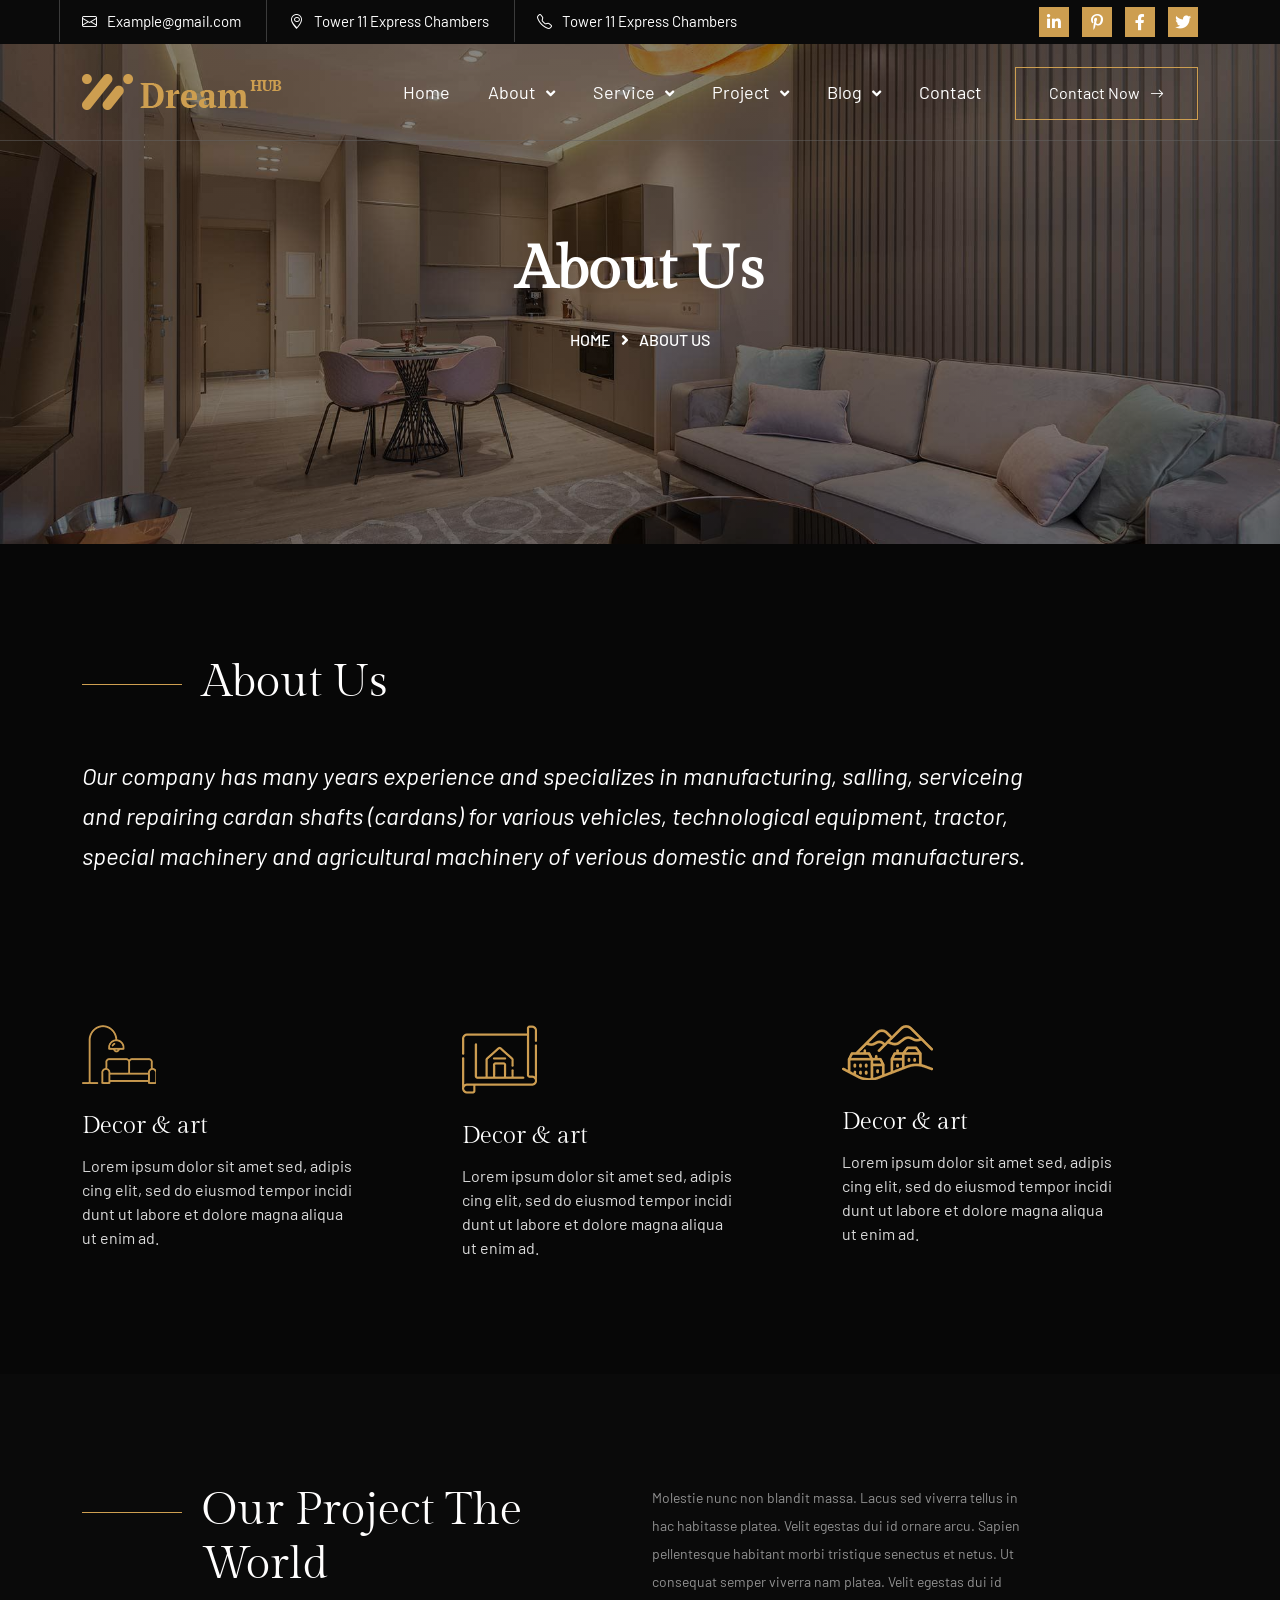
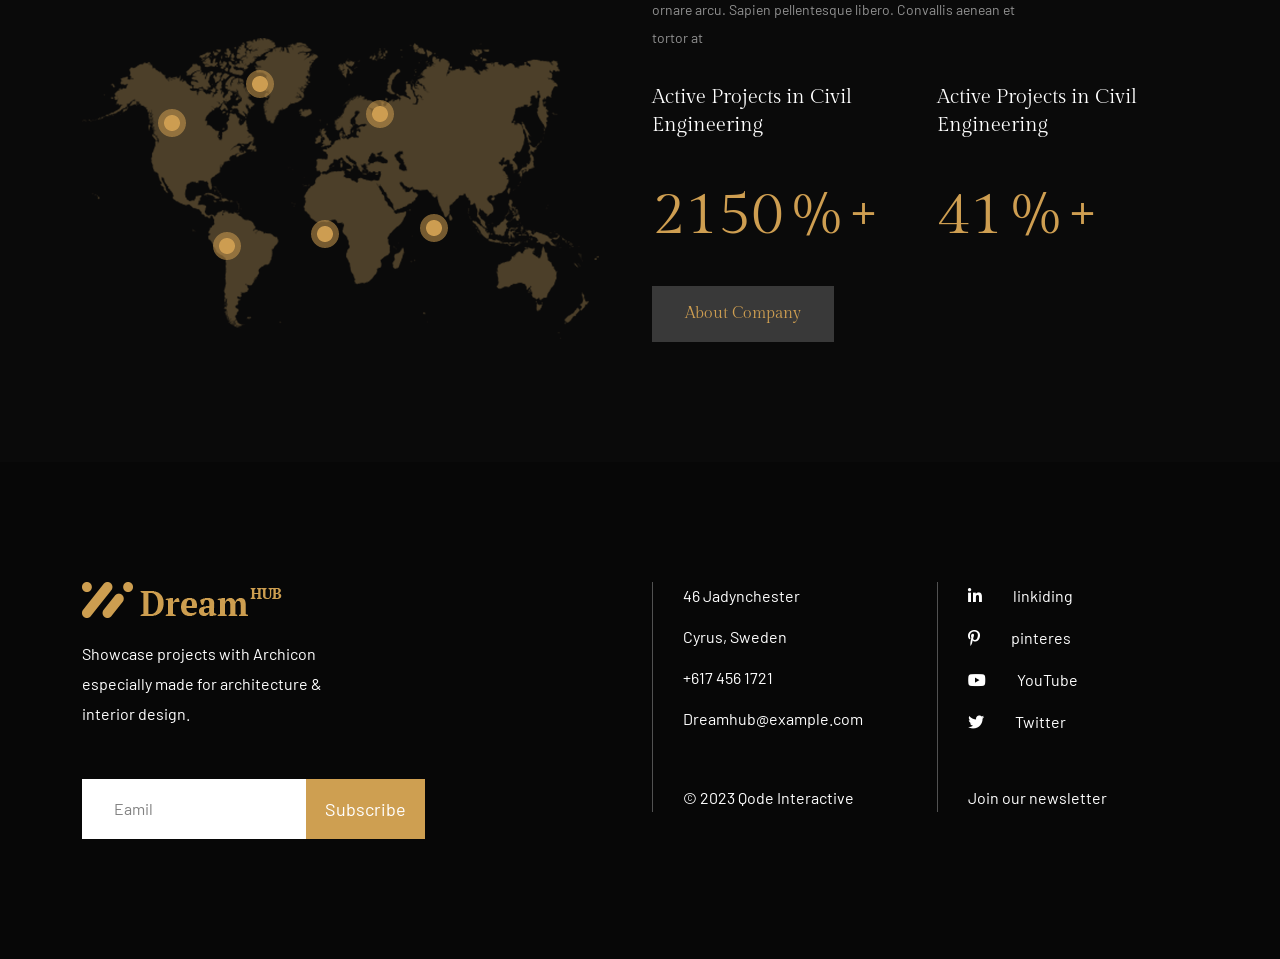
<file: html.ditsolution.net/drtheme/dreamhub/architecture/about-us.html>
<!DOCTYPE HTML>
<html lang="en-US">


<!-- Mirrored from https://html.ditsolution.net/drtheme/dreamhub/architecture/about-us.html by HTTrack Website Copier/3.x [XR&CO], Wed, 11 Nov 2026 15:43:24 GMT -->
<head>
	<meta charset="UTF-8">
	<meta http-equiv="x-ua-compatible" content="ie=edge">
	<title>Dreamhub Architecture HTML5 Template</title>
	<meta name="description" content="">
	<meta name="viewport" content="width=device-width, initial-scale=1">
	<!-- Favicon -->
	<link rel="icon" type="image/png" sizes="56x56" href="assets/images/fav-icon/fav.png">
	<!-- bootstrap CSS -->
	<link rel="stylesheet" href="assets/css/bootstrap.min.css" type="text/css" media="all">
	<!-- carousel CSS -->
	<link rel="stylesheet" href="assets/css/owl.carousel.min.css" type="text/css" media="all">
	<!-- animate CSS -->
	<link rel="stylesheet" href="assets/css/animate.css" type="text/css" media="all">
	<!-- animated-text CSS -->
	<link rel="stylesheet" href="assets/css/animated-text.css" type="text/css" media="all">
	<!-- font-awesome CSS -->
	<link rel="stylesheet" href="assets/css/all.min.css" type="text/css" media="all">
	<!-- font-flaticon CSS -->
	<link rel="stylesheet" href="assets/css/flaticon.css" type="text/css" media="all">
	<!-- theme-default CSS -->
	<link rel="stylesheet" href="assets/css/theme-default.css" type="text/css" media="all">
	<!-- meanmenu CSS -->
	<link rel="stylesheet" href="assets/css/meanmenu.min.css" type="text/css" media="all">
	<!-- transitions CSS -->
	<link rel="stylesheet" href="assets/css/owl.transitions.css" type="text/css" media="all">
	<!-- venobox CSS -->
	<link rel="stylesheet" href="venobox/venobox.css" type="text/css" media="all">
	<!-- bootstrap icons -->
	<link rel="stylesheet" href="assets/css/bootstrap-icons.css" type="text/css" media="all">
	<!-- Main Style CSS -->
	<link rel="stylesheet" href="style.css" type="text/css" media="all">
	<!-- responsive CSS -->
	<link rel="stylesheet" href="assets/css/responsive.css" type="text/css" media="all">
	<!-- modernizr js -->
	<script src="assets/js/vendor/modernizr-3.5.0.min.js"></script>
</head>

<body>
	<!-- loder -->
	<div class="loader-wrapper">
		<div class="loader"></div>
		<div class="loder-section left-section"></div>
		<div class="loder-section right-section"></div>
	</div>


	<!--==================================================-->
	<!-- Start Architecture Dreamhub Header Area -->
	<!--==================================================-->
	<div class="header-top-menu">
		<div class="container">
			<div class="row ">
				<div class="col-lg-8">
					<!--header top address-->
					<div class="header-top-address">
						<ul>
							<li class="style"><i class="bi bi-envelope"></i>Example@gmail.com</li>
							<li><i class="bi bi-geo-alt"></i>Tower 11 Express Chambers</li>
							<li><i class="bi bi-telephone"></i>Tower 11 Express Chambers</li>
						</ul>
					</div>
				</div>
				<div class="col-lg-4">
					<!--header top address-->
					<div class="header-top-right-social">
						<ul>
							<li><a href="#"><i class="fab fa-linkedin-in"></i></a></li>
							<li><a href="#"><i class="fab fa-pinterest-p"></i></a></li>
							<li><a href="#"><i class="fab fa-facebook-f"></i></a></li>
							<li><a href="#"><i class="fab fa-twitter"></i></a></li>
						</ul>
					</div>
				</div>
			</div>
		</div>
	</div>
	<!--==================================================-->
	<!-- End Architecture Dreamhub Header Area -->
	<!--==================================================-->

	

	<!--==================================================-->
	<!-- Start Architecture Dreamhub Header Area -->
	<!--==================================================-->
	<div class="header-area" id="sticky-header">
		<div class="container">
			<div class="row align-items-center">
				<div class="col-md-3">
				<!--logo-->
					<div class="logo">
						<a class="active" href="index-2.html"><img src="assets/images/logo.png" alt="logo img"></a>
						<a class="active-sticky" href="index-2.html"><img src="assets/images/logo1.png" alt="logo img"></a>
					</div>
				</div>
				<div class="col-md-9">
				<!--header-menu-->
					<div class="header-menu">
						<ul>
							<li><a href="index-2.html">Home</a></li>
							<li><a href="#">About <i class="fas fa-angle-down"></i></a>
								<ul class="sub-menu">
									<li><a href="about-us.html">About Us</a></li>
									<li><a href="team.html">Team</a></li>
									<li><a href="priching.html">Priching</a></li>
									<li><a href="faq.html">Faq</a></li>
									<li><a href="contact.html">Contact</a></li>
								</ul>
							</li>
							<li><a href="#">Service <i class="fas fa-angle-down"></i></a>
								<ul class="sub-menu">
									<li><a href="service.html">Service</a></li>
									<li><a href="service-details.html">Service Detials</a></li>
								</ul>
							</li>
							<li><a href="index-2.html">Project <i class="fas fa-angle-down"></i></a>
								<ul class="sub-menu">
									<li><a href="protfolio.html">Protfolio</a></li>
									<li><a href="protfolio-details.html">Protfolio Detials</a></li>
								</ul>
							</li>
							<li><a href="#">Blog <i class="fas fa-angle-down"></i></a>
								<ul class="sub-menu">
									<li><a href="blog.html">Blog Grid</a></li>
									<li><a href="blog-two.html">Blog Two</a></li>
									<li><a href="blog-details.html">Blgo Detials</a></li>
								</ul>
							</li>
							<li><a href="contact.html">Contact</a></li>
						</ul>
						<div class="header-menu-button">
							<a href="contact.html">Contact Now<i class="bi bi-arrow-right"></i></a>
						</div>
					</div>
				</div>
			</div>
		</div>
	</div>
	<!--==================================================-->
	<!-- END Architecture Dreamhub Header Area -->
	<!--==================================================-->



	<!--==================================================-->
	<!-- Start  Mobile Menu Area -->
	<!--==================================================-->
	<div class="mobile-menu-area sticky d-sm-block d-md-block d-lg-none ">
		<div class="mobile-menu">
			<nav class="header-menu">
				<ul class="nav_scroll">
					<li><a href="index-2.html">Home</a></li>
					<li><a href="#">About</a>
						<ul class="sub-menu">
							<li><a href="about-us.html">About Us</a></li>
							<li><a href="team.html">Team</a></li>
							<li><a href="priching.html">Priching</a></li>
							<li><a href="faq.html">Faq</a></li>
							<li><a href="contact.html">Contact</a></li>
						</ul>
					</li>
					<li><a href="#">Service</a>
						<ul class="sub-menu">
							<li><a href="service.html">Service</a></li>
							<li><a href="service-details.html">Service Detials</a></li>
						</ul>
					</li>
					<li><a href="index-2.html">Project</a>
						<ul class="sub-menu">
							<li><a href="protfolio.html">Protfolio</a></li>
							<li><a href="protfolio-details.html">Protfolio Detials</a></li>
						</ul>
					</li>
					<li><a href="#">Blog</a>
						<ul class="sub-menu">
							<li><a href="blog.html">Blog Grid</a></li>
							<li><a href="blog-two.html">Blog Two</a></li>
							<li><a href="blog-details.html">Blgo Detials</a></li>
						</ul>
					</li>
					<li><a href="contact.html">Contact</a></li>
				</ul>
			</nav>
		</div>
	</div>
	<!--==================================================-->
	<!-- End  Mobile Menu Area -->
	<!--==================================================-->
	



	<!--==================================================-->
	<!-- Start  Architecture   About Area -->
	<!--==================================================-->
	<div class="breadcumb-area align-items-center d-flex">
		<div class="container">
			<div class="row">
				<div class="col-lg-12">
					<div class="breacumb-content">
						<div class="breadcumb-title">
							<h1>About Us</h1>
						</div>
						<div class="breadcumb-content-text">
							<a href="index-2.html">HOME</a><i class="fas fa-angle-right"></i><span>About Us</span>
						</div>
					</div>
				</div>
			</div>
		</div>
	</div>
	<!--==================================================-->
	<!-- End  Architecture   About Area -->
	<!--==================================================-->



	<!--==================================================-->
	<!-- Start  Architecture About Area -->
	<!--==================================================-->
	<div class="about-area">
		<div class="container">
			<div class="row">
				<div class="col-lg-12">
					<div class="section-title">
						<div class="section-main-title">
							<h1>About Us</h1>
						</div>
						<div class="section-description">
							<p>Our company has many years experience and specializes in manufacturing, salling, serviceing and
								repairing cardan shafts (cardans) for various vehicles, technological equipment, tractor, special machinery
								and agricultural machinery of verious domestic and foreign manufacturers.</p>
						</div>
					</div>
				</div>
			</div>
			<div class="row style_bg">
				<div class="col-lg-4 col-md-6">
					<!--about single box-->
					<div class="about-single-box">
						<div class="about-icon">
							<img src="assets/images/about-icon1.png" alt="about icon">
						</div>
						<!--about content-->
						<div class="about-content">
							<div class="about-title">
								<h3>Decor & art</h3>
							</div>
							<div class="about-description">
								<p>Lorem ipsum dolor sit amet sed, adipis
									cing elit, sed do eiusmod tempor incidi
									dunt ut labore et dolore magna aliqua
									ut enim ad.</p>
							</div>
						</div>
					</div>
				</div>
				<div class="col-lg-4 col-md-6">
					<!--about single box-->
					<div class="about-single-box">
						<div class="about-icon">
							<img src="assets/images/about-icon2.png" alt="about icon">
						</div>
						<!--about content-->
						<div class="about-content">
							<div class="about-title">
								<h3>Decor & art</h3>
							</div>
							<div class="about-description">
								<p>Lorem ipsum dolor sit amet sed, adipis
									cing elit, sed do eiusmod tempor incidi
									dunt ut labore et dolore magna aliqua
									ut enim ad.</p>
							</div>
						</div>
					</div>
				</div>
				<div class="col-lg-4 col-md-6">
					<!--about single box-->
					<div class="about-single-box">
						<div class="about-icon">
							<img src="assets/images/about-icon3.png" alt="about icon">
						</div>
						<!--about content-->
						<div class="about-content">
							<div class="about-title">
								<h3>Decor & art</h3>
							</div>
							<div class="about-description">
								<p>Lorem ipsum dolor sit amet sed, adipis
									cing elit, sed do eiusmod tempor incidi
									dunt ut labore et dolore magna aliqua
									ut enim ad.</p>
							</div>
						</div>
					</div>
				</div>
			</div>
		</div>	
	</div>
	<!--==================================================-->
	<!-- End  Architecture About Area -->
	<!--==================================================-->


	

 



	<!--==================================================-->
	<!-- Start  Architecture  map Area -->
	<!--==================================================-->
	<div class="map-area style">
		<div class="container">
			<div class="row">
				<div class="col-lg-6">
					<div class="map-left">
						<div class="section-title">
							<div class="section-main-title">
								<h1>Our Project The World</h1>
							</div>
						</div>
						<div class="map-thumb">
							<img src="assets/images/map.png" alt="map img">
							<div class="map-all-shape">
								<div class="shape-1 dance">
									<img src="assets/images/map-shape.png" alt="map shape">
								</div>
								<div class="shape-2 dance2">
									<img src="assets/images/map-shape.png" alt="map shape">
								</div>
								<div class="shape-3 dance3">
									<img src="assets/images/map-shape.png" alt="map shape">
								</div>
								<div class="shape-4 dance4">
									<img src="assets/images/map-shape.png" alt="map shape">
								</div>
								<div class="shape-5 dance5">
									<img src="assets/images/map-shape.png" alt="map shape">
								</div>
								<div class="shape-6 dance6">
									<img src="assets/images/map-shape.png" alt="map shape">
								</div>
							</div>
						</div>
					</div>
				</div>
				<div class="col-lg-6">
					<div class="map-right">
						<div class="map-description">
							<p>Molestie nunc non blandit massa. Lacus sed viverra tellus
								in hac habitasse platea. Velit egestas dui id ornare arcu.
								Sapien pellentesque habitant morbi tristique senectus
								et netus. Ut consequat semper viverra nam platea. Velit egestas dui id ornare arcu. Sapien pellentesque libero.
								Convallis aenean et tortor at</p>
						</div>
						<div class="row">
							<div class="col-lg-6">
								<div class="map-title">
									<h3>Active Projects in Civil Engineering</h3>
								</div>
							</div>
							<div class="col-lg-6">
								<div class="map-title">
									<h3>Active Projects in Civil Engineering</h3>
								</div>
							</div>
						</div>
						<div class="row">
							<div class="col-lg-6">
								<div class="counter-namber">
									<h1 class="counter">5000</h1>
									<h1>%+</h1>
								</div>
							</div>
							<div class="col-lg-6">
								<div class="counter-namber">
									<h1 class="counter">95</h1>
									<h1>%+</h1>
								</div>
							</div>
						</div>
						<div class="map-button">
							<a href="#">About Company</a>
						</div>
					</div>
				</div>
			</div>
		</div>
	</div>
	<!--==================================================-->
	<!-- End  Architecture  About Area -->
	<!--==================================================-->





	<!--==================================================-->
	<!-- Start  Architecture  Blog Area -->
	<!--==================================================-->
	<div class="footer-area">
		<div class="container">
			<div class="row">
				<div class="col-lg-6 col-md-6">
					<div class="footer-widget-item style">
						<div class="footer-logo">
							<a href="index-2.html"><img src="assets/images/logo.png" alt="logo img"></a>
						</div>
						<div class="footer-widget-description">
							<p>Showcase projects with Archicon especially made
								for architecture & interior design.</p>
						</div>
						<form>
							<div class="form-box">
								<input type="text" name="email" placeholder="Eamil" required="">
									<button type="submit">Subscribe</button>
							</div>	
						</form>
					</div>
				</div>
				<div class="col-lg-3 col-md-6">
					<div class="footer-widget-item">
						<div class="footer-widget-address">
							<ul>
								<li>46 Jadynchester</li>
								<li>Cyrus, Sweden</li>
								<li>+617 456 1721</li>
								<li>Dreamhub@example.com</li>
							</ul>
							<p>© 2023 Qode Interactive</p>
						</div>
					</div>
				</div>
				<div class="col-lg-3 col-md-6">
					<div class="footer-widget-item">
						<div class="footer-widget-social-info">
							<ul>
								<li><a href="#"><i class="fab fa-linkedin-in"></i>linkiding</a></li>
								<li><a href="#"><i class="fab fa-pinterest-p"></i>pinteres</a></li>
								<li><a href="#"><i class="fab fa-youtube"></i>YouTube</a></li>
								<li><a href="#"><i class="fab fa-twitter"></i>Twitter</a></li>
							</ul>
							<div class="newsletter">
								<a href="#">Join our newsletter</a>
							</div>
						</div>
					</div>
				</div>
			</div>
		</div>
	</div>
	<!--==================================================-->
	<!-- End  Architecture  Blog Area -->
	<!--==================================================-->


	<!--==================================================-->
	<!-- Start scrollup section Section -->
	<!--==================================================-->
	<!-- scrollup section -->
	<div class="scroll-area">
		<div class="top-wrap">
			<div class="go-top-btn-wraper">
				<div class="go-top go-top-button">
					<i class="bi bi-chevron-double-up"></i>
					<i class="bi bi-chevron-double-up"></i>
				</div>
			</div>
		</div>
	</div>
	<!--==================================================-->
	<!-- Start scrollup section Section -->
	<!--==================================================-->

	
	




	<!-- jquery js -->
	<script src="assets/js/vendor/jquery-3.6.2.min.js"></script>
	<script src="assets/js/popper.min.js"></script>
	<!-- bootstrap js -->
	<script src="assets/js/bootstrap.min.js"></script>
	<!-- carousel js -->
	<script src="assets/js/owl.carousel.min.js"></script>
	<!-- counterup js -->
	<script src="assets/js/jquery.counterup.min.js"></script>
	<!-- waypoints js -->
	<script src="assets/js/waypoints.min.js"></script>
	<!-- wow js -->
	<script src="assets/js/wow.js"></script>
	<!-- imagesloaded js -->
	<script src="assets/js/imagesloaded.pkgd.min.js"></script>
	<!-- venobox js -->
	<script src="venobox/venobox.js"></script>
	<!--  animated-text js -->
	<script src="assets/js/animated-text.js"></script>
	<!-- venobox min js -->
	<script src="venobox/venobox.min.js"></script>
	<!-- isotope js -->
	<script src="assets/js/isotope.pkgd.min.js"></script>
	<!-- jquery meanmenu js -->
	<script src="assets/js/jquery.meanmenu.js"></script>
	<!-- jquery scrollup js -->
	<script src="assets/js/jquery.scrollUp.js"></script>
	<script src="assets/js/jquery.barfiller.js"></script>
	<!-- theme js -->
	<script src="assets/js/theme.js"></script>
</body>


<!-- Mirrored from https://html.ditsolution.net/drtheme/dreamhub/architecture/about-us.html by HTTrack Website Copier/3.x [XR&CO], Wed, 11 Nov 2026 15:43:24 GMT -->
</html>
</file>
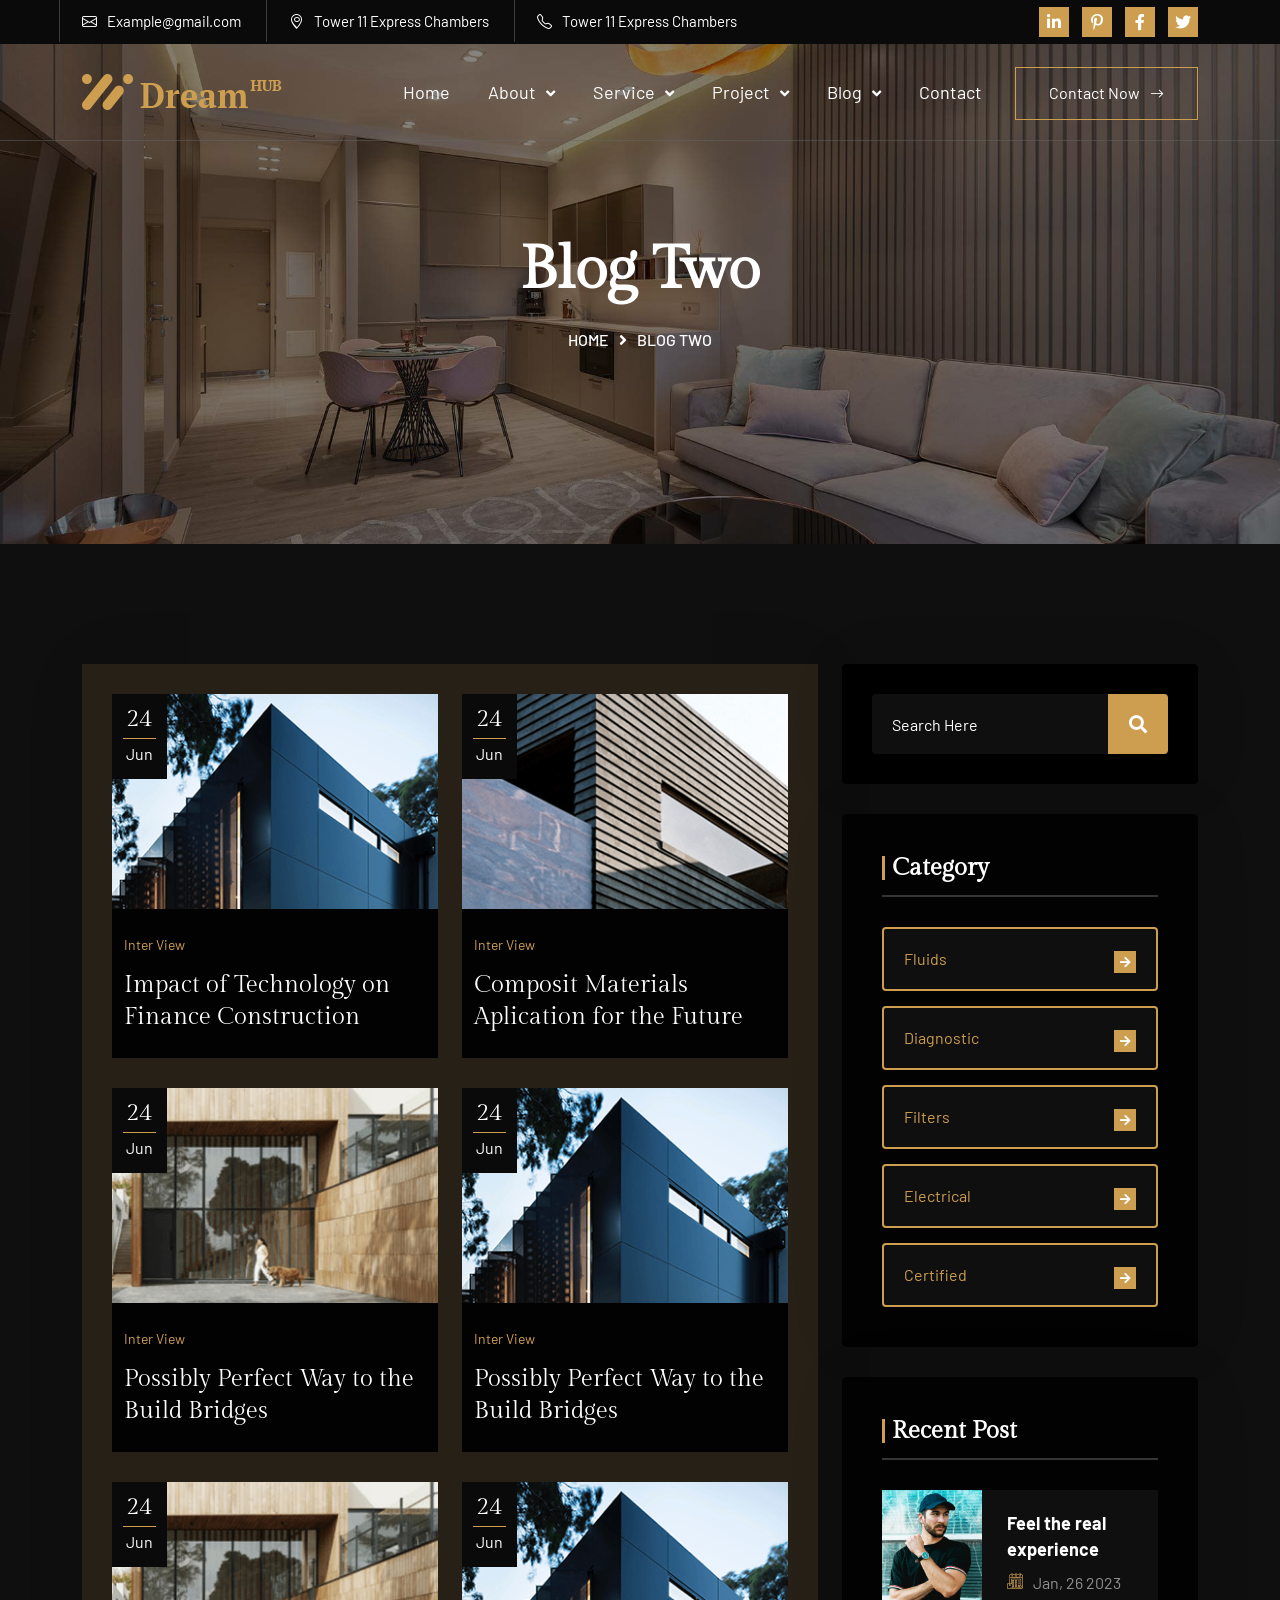
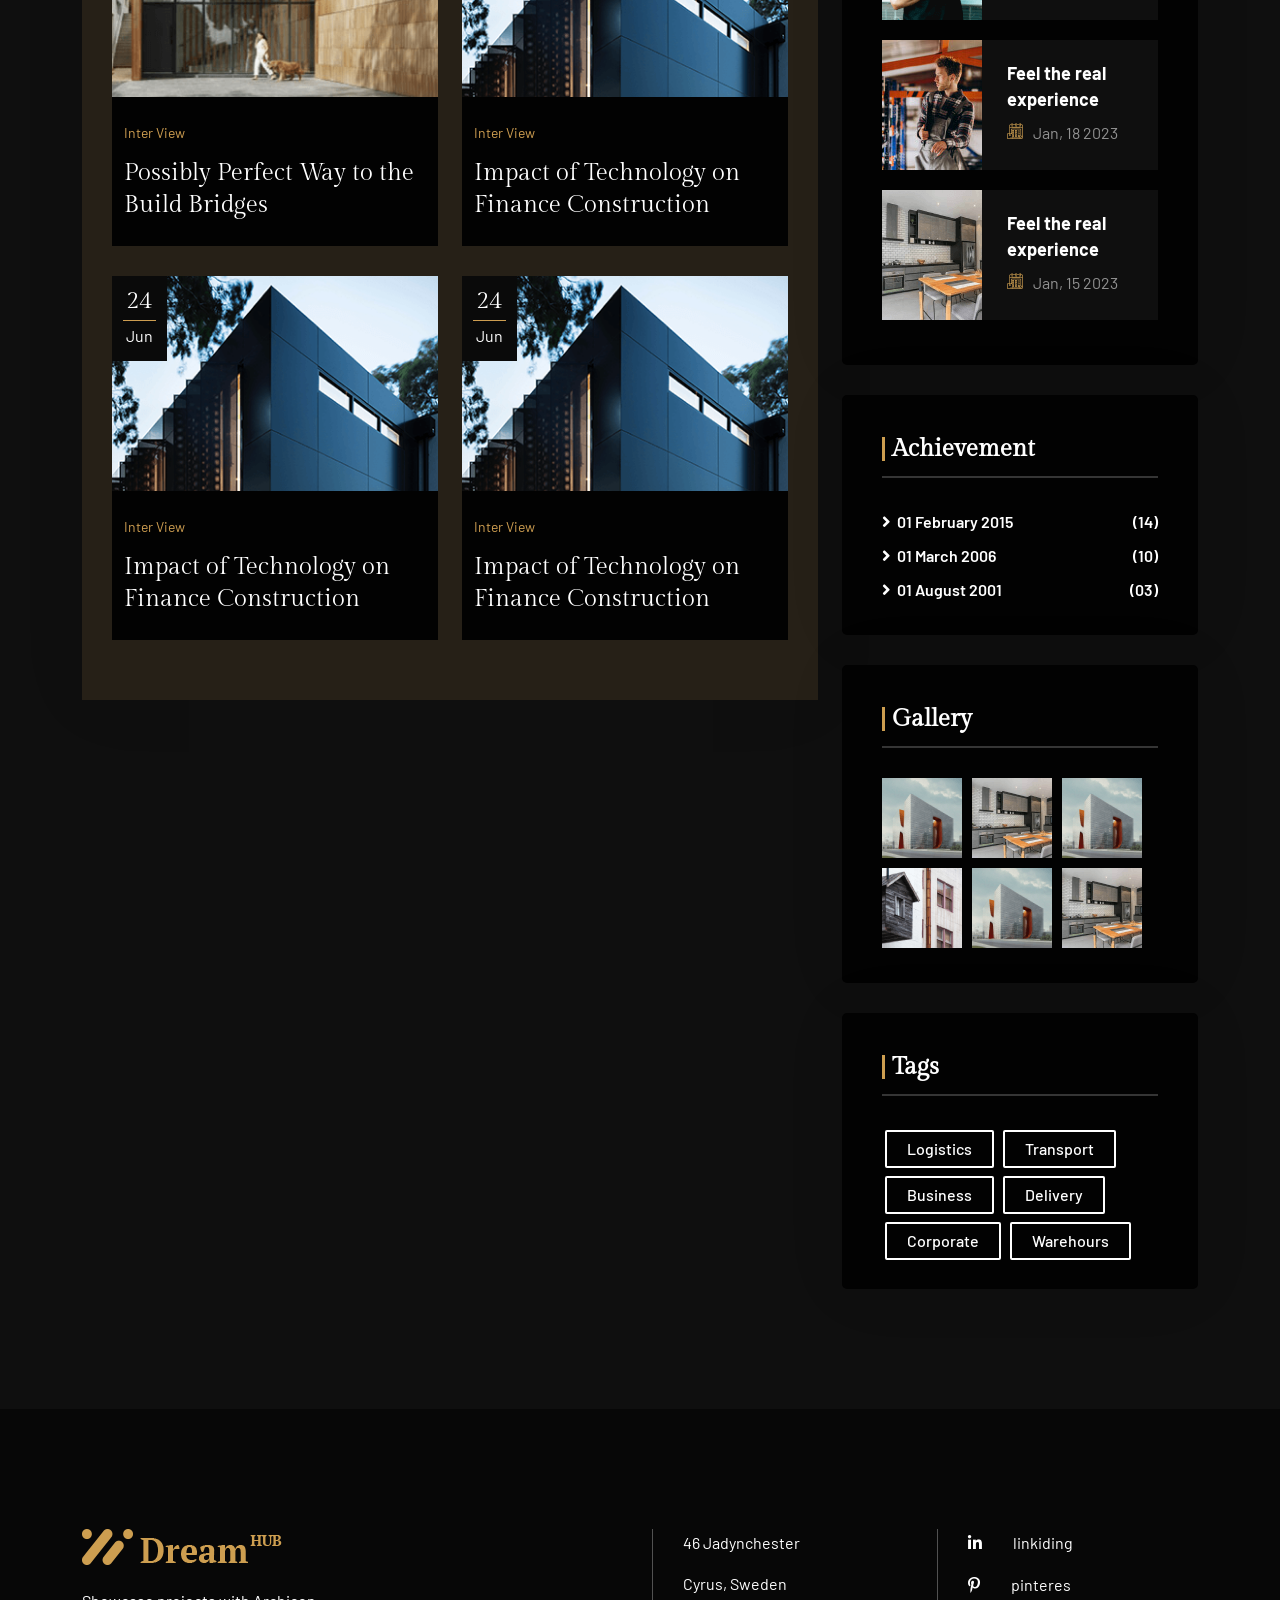
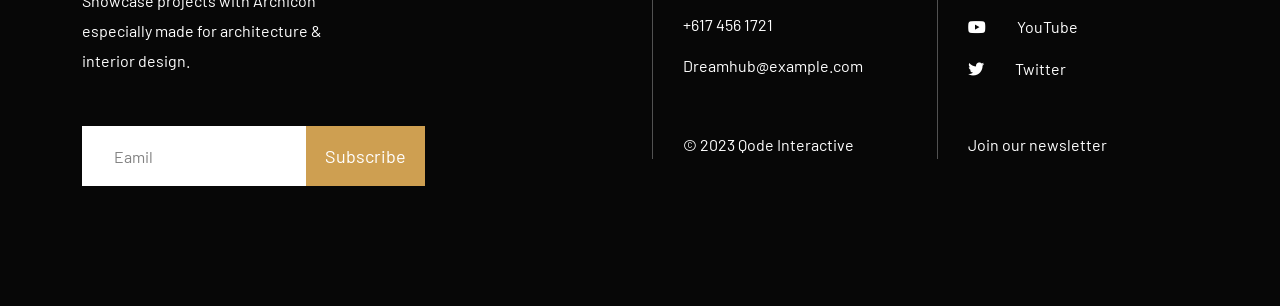
<file: html.ditsolution.net/drtheme/dreamhub/architecture/blog-two.html>
<!DOCTYPE HTML>
<html lang="en-US">


<!-- Mirrored from https://html.ditsolution.net/drtheme/dreamhub/architecture/blog-two.html by HTTrack Website Copier/3.x [XR&CO], Wed, 11 Nov 2026 15:44:11 GMT -->
<head>
	<meta charset="UTF-8">
	<meta http-equiv="x-ua-compatible" content="ie=edge">
	<title>Dreamhub Architecture HTML5 Template</title>
	<meta name="description" content="">
	<meta name="viewport" content="width=device-width, initial-scale=1">
	<!-- Favicon -->
	<link rel="icon" type="image/png" sizes="56x56" href="assets/images/fav-icon/fav.png">
	<!-- bootstrap CSS -->
	<link rel="stylesheet" href="assets/css/bootstrap.min.css" type="text/css" media="all">
	<!-- carousel CSS -->
	<link rel="stylesheet" href="assets/css/owl.carousel.min.css" type="text/css" media="all">
	<!-- animate CSS -->
	<link rel="stylesheet" href="assets/css/animate.css" type="text/css" media="all">
	<!-- animated-text CSS -->
	<link rel="stylesheet" href="assets/css/animated-text.css" type="text/css" media="all">
	<!-- font-awesome CSS -->
	<link rel="stylesheet" href="assets/css/all.min.css" type="text/css" media="all">
	<!-- font-flaticon CSS -->
	<link rel="stylesheet" href="assets/css/flaticon.css" type="text/css" media="all">
	<!-- theme-default CSS -->
	<link rel="stylesheet" href="assets/css/theme-default.css" type="text/css" media="all">
	<!-- meanmenu CSS -->
	<link rel="stylesheet" href="assets/css/meanmenu.min.css" type="text/css" media="all">
	<!-- transitions CSS -->
	<link rel="stylesheet" href="assets/css/owl.transitions.css" type="text/css" media="all">
	<!-- venobox CSS -->
	<link rel="stylesheet" href="venobox/venobox.css" type="text/css" media="all">
	<!-- bootstrap icons -->
	<link rel="stylesheet" href="assets/css/bootstrap-icons.css" type="text/css" media="all">
	<!-- Main Style CSS -->
	<link rel="stylesheet" href="style.css" type="text/css" media="all">
	<!-- responsive CSS -->
	<link rel="stylesheet" href="assets/css/responsive.css" type="text/css" media="all">
	<!-- modernizr js -->
	<script src="assets/js/vendor/modernizr-3.5.0.min.js"></script>
</head>

<body>
	<!-- loder -->
	<div class="loader-wrapper">
		<div class="loader"></div>
		<div class="loder-section left-section"></div>
		<div class="loder-section right-section"></div>
	</div>


	<!--==================================================-->
	<!-- Start Architecture Dreamhub Header Area -->
	<!--==================================================-->
	<div class="header-top-menu">
		<div class="container">
			<div class="row ">
				<div class="col-lg-8">
					<!--header top address-->
					<div class="header-top-address">
						<ul>
							<li class="style"><i class="bi bi-envelope"></i>Example@gmail.com</li>
							<li><i class="bi bi-geo-alt"></i>Tower 11 Express Chambers</li>
							<li><i class="bi bi-telephone"></i>Tower 11 Express Chambers</li>
						</ul>
					</div>
				</div>
				<div class="col-lg-4">
					<!--header top address-->
					<div class="header-top-right-social">
						<ul>
							<li><a href="#"><i class="fab fa-linkedin-in"></i></a></li>
							<li><a href="#"><i class="fab fa-pinterest-p"></i></a></li>
							<li><a href="#"><i class="fab fa-facebook-f"></i></a></li>
							<li><a href="#"><i class="fab fa-twitter"></i></a></li>
						</ul>
					</div>
				</div>
			</div>
		</div>
	</div>
	<!--==================================================-->
	<!-- End Architecture Dreamhub Header Area -->
	<!--==================================================-->

	

	<!--==================================================-->
	<!-- Start Architecture Dreamhub Header Area -->
	<!--==================================================-->
	<div class="header-area" id="sticky-header">
		<div class="container">
			<div class="row align-items-center">
				<div class="col-md-3">
				<!--logo-->
					<div class="logo">
						<a class="active" href="index-2.html"><img src="assets/images/logo.png" alt="logo img"></a>
						<a class="active-sticky" href="index-2.html"><img src="assets/images/logo1.png" alt="logo img"></a>
					</div>
				</div>
				<div class="col-md-9">
				<!--header-menu-->
					<div class="header-menu">
						<ul>
							<li><a href="index-2.html">Home</a></li>
							<li><a href="#">About <i class="fas fa-angle-down"></i></a>
								<ul class="sub-menu">
									<li><a href="about-us.html">About Us</a></li>
									<li><a href="team.html">Team</a></li>
									<li><a href="priching.html">Priching</a></li>
									<li><a href="faq.html">Faq</a></li>
									<li><a href="contact.html">Contact</a></li>
								</ul>
							</li>
							<li><a href="#">Service <i class="fas fa-angle-down"></i></a>
								<ul class="sub-menu">
									<li><a href="service.html">Service</a></li>
									<li><a href="service-details.html">Service Detials</a></li>
								</ul>
							</li>
							<li><a href="index-2.html">Project <i class="fas fa-angle-down"></i></a>
								<ul class="sub-menu">
									<li><a href="protfolio.html">Protfolio</a></li>
									<li><a href="protfolio-details.html">Protfolio Detials</a></li>
								</ul>
							</li>
							<li><a href="#">Blog <i class="fas fa-angle-down"></i></a>
								<ul class="sub-menu">
									<li><a href="blog.html">Blog Grid</a></li>
									<li><a href="blog-two.html">Blog Two</a></li>
									<li><a href="blog-details.html">Blgo Detials</a></li>
								</ul>
							</li>
							<li><a href="contact.html">Contact</a></li>
						</ul>
						<div class="header-menu-button">
							<a href="contact.html">Contact Now<i class="bi bi-arrow-right"></i></a>
						</div>
					</div>
				</div>
			</div>
		</div>
	</div>
	<!--==================================================-->
	<!-- END Architecture Dreamhub Header Area -->
	<!--==================================================-->



	<!--==================================================-->
	<!-- Start  Mobile Menu Area -->
	<!--==================================================-->
	<div class="mobile-menu-area sticky d-sm-block d-md-block d-lg-none ">
		<div class="mobile-menu">
			<nav class="header-menu">
				<ul class="nav_scroll">
					<li><a href="index-2.html">Home</a></li>
					<li><a href="#">About</a>
						<ul class="sub-menu">
							<li><a href="about-us.html">About Us</a></li>
							<li><a href="team.html">Team</a></li>
							<li><a href="priching.html">Priching</a></li>
							<li><a href="faq.html">Faq</a></li>
							<li><a href="contact.html">Contact</a></li>
						</ul>
					</li>
					<li><a href="#">Service</a>
						<ul class="sub-menu">
							<li><a href="service.html">Service</a></li>
							<li><a href="service-details.html">Service Detials</a></li>
						</ul>
					</li>
					<li><a href="index-2.html">Project</a>
						<ul class="sub-menu">
							<li><a href="protfolio.html">Protfolio</a></li>
							<li><a href="protfolio-details.html">Protfolio Detials</a></li>
						</ul>
					</li>
					<li><a href="#">Blog</a>
						<ul class="sub-menu">
							<li><a href="blog.html">Blog Grid</a></li>
							<li><a href="blog-two.html">Blog Two</a></li>
							<li><a href="blog-details.html">Blgo Detials</a></li>
						</ul>
					</li>
					<li><a href="contact.html">Contact</a></li>
				</ul>
			</nav>
		</div>
	</div>
	<!--==================================================-->
	<!-- End  Mobile Menu Area -->
	<!--==================================================-->
	



	<!--==================================================-->
	<!-- Start  Architecture   About Area -->
	<!--==================================================-->
	<div class="breadcumb-area align-items-center d-flex">
		<div class="container">
			<div class="row">
				<div class="col-lg-12">
					<div class="breacumb-content">
						<div class="breadcumb-title">
							<h1>Blog Two</h1>
						</div>
						<div class="breadcumb-content-text">
							<a href="index-2.html">HOME</a><i class="fas fa-angle-right"></i><span>Blog Two</span>
						</div>
					</div>
				</div>
			</div>
		</div>
	</div>
	<!--==================================================-->
	<!-- End  Architecture   About Area -->
	<!--==================================================-->


	<!--==================================================-->
	<!-- Start Architecture service details Area -->
	<!--==================================================-->
	<div class="blog-two-area">
		<div class="container">		
			<div class="row">
				<div class="col-lg-8 col-md-12">
					<div class="blog-details-main">
							<div class="row">
								<div class="col-lg-6 col-md-6">
									<!--testimonial single box-->
									<div class="single-blgo-box">
										<div class="blog-thumb">
											<img src="assets/images/blog1.png" alt="blog img">
											<!--blog date-->
											<div class="blog-date">
												<p>24<span>Jun</span></p>
											</div>
										</div>
										<!--blog content-->
										<div class="blog-content">
											<div class="blog-view">
												<span>Inter View</span>
											</div>
											<!--blog title-->
											<div class="blog-title">
												<h3><a href="blog-details.html">Impact of Technology on Finance Construction</a></h3>
											</div>
										</div>
									</div>
								</div>
								<div class="col-lg-6 col-md-6">
									<!--testimonial single box-->
									<div class="single-blgo-box">
										<div class="blog-thumb">
											<img src="assets/images/blog2.png" alt="blog img">
											<!--blog date-->
											<div class="blog-date">
												<p>24<span>Jun</span></p>
											</div>
										</div>
										<!--blog content-->
										<div class="blog-content">
											<div class="blog-view">
												<span>Inter View</span>
											</div>
											<!--blog title-->
											<div class="blog-title">
												<h3><a href="blog-details.html">Composit Materials Aplication for the Future</a></h3>
											</div>
										</div>
									</div>
								</div>
								<div class="col-lg-6 col-md-6">
									<!--testimonial single box-->
									<div class="single-blgo-box">
										<div class="blog-thumb">
											<img src="assets/images/blog3.png" alt="blog img">
											<!--blog date-->
											<div class="blog-date">
												<p>24<span>Jun</span></p>
											</div>
										</div>
										<!--blog content-->
										<div class="blog-content">
											<div class="blog-view">
												<span>Inter View</span>
											</div>
											<!--blog title-->
											<div class="blog-title">
												<h3><a href="blog-details.html">Possibly Perfect Way to the Build Bridges</a></h3>
											</div>
										</div>
									</div>
								</div>
								<div class="col-lg-6 col-md-6">
									<!--testimonial single box-->
									<div class="single-blgo-box">
										<div class="blog-thumb">
											<img src="assets/images/blog1.png" alt="blog img">
											<!--blog date-->
											<div class="blog-date">
												<p>24<span>Jun</span></p>
											</div>
										</div>
										<!--blog content-->
										<div class="blog-content">
											<div class="blog-view">
												<span>Inter View</span>
											</div>
											<!--blog title-->
											<div class="blog-title">
												<h3><a href="blog-details.html">Possibly Perfect Way to the Build Bridges</a></h3>
											</div>
										</div>
									</div>
								</div>
								<div class="col-lg-6 col-md-6">
									<!--testimonial single box-->
									<div class="single-blgo-box">
										<div class="blog-thumb">
											<img src="assets/images/blog3.png" alt="blog img">
											<!--blog date-->
											<div class="blog-date">
												<p>24<span>Jun</span></p>
											</div>
										</div>
										<!--blog content-->
										<div class="blog-content">
											<div class="blog-view">
												<span>Inter View</span>
											</div>
											<!--blog title-->
											<div class="blog-title">
												<h3><a href="blog-details.html">Possibly Perfect Way to the Build Bridges</a></h3>
											</div>
										</div>
									</div>
								</div>
								<div class="col-lg-6 col-md-6">
									<!--testimonial single box-->
									<div class="single-blgo-box">
										<div class="blog-thumb">
											<img src="assets/images/blog1.png" alt="blog img">
											<!--blog date-->
											<div class="blog-date">
												<p>24<span>Jun</span></p>
											</div>
										</div>
										<!--blog content-->
										<div class="blog-content">
											<div class="blog-view">
												<span>Inter View</span>
											</div>
											<!--blog title-->
											<div class="blog-title">
												<h3><a href="blog-details.html">Impact of Technology on Finance Construction</a></h3>
											</div>
										</div>
									</div>
								</div>
								<div class="col-lg-6 col-md-6">
									<!--testimonial single box-->
									<div class="single-blgo-box">
										<div class="blog-thumb">
											<img src="assets/images/blog1.png" alt="blog img">
											<!--blog date-->
											<div class="blog-date">
												<p>24<span>Jun</span></p>
											</div>
										</div>
										<!--blog content-->
										<div class="blog-content">
											<div class="blog-view">
												<span>Inter View</span>
											</div>
											<!--blog title-->
											<div class="blog-title">
												<h3><a href="blog-details.html">Impact of Technology on Finance Construction</a></h3>
											</div>
										</div>
									</div>
								</div>
								<div class="col-lg-6 col-md-6">
									<!--testimonial single box-->
									<div class="single-blgo-box">
										<div class="blog-thumb">
											<img src="assets/images/blog1.png" alt="blog img">
											<!--blog date-->
											<div class="blog-date">
												<p>24<span>Jun</span></p>
											</div>
										</div>
										<!--blog content-->
										<div class="blog-content">
											<div class="blog-view">
												<span>Inter View</span>
											</div>
											<!--blog title-->
											<div class="blog-title">
												<h3><a href="blog-details.html">Impact of Technology on Finance Construction</a></h3>
											</div>
										</div>
									</div>
								</div>
							</div>
						</div>
					</div>	
				<div class="col-lg-4 col-md-12">
					<!-- widget search -->
					<div class="widget_search">
						<form action="#" method="get">
							<input type="text" name="s" value="" placeholder="Search Here" title="Search for:">
							<button type="submit" class="icons">
								<i class="fa fa-search"></i>
							</button>
						</form>
					</div>
					<div class="widget-categories-box">
						<!-- categories title -->
						<div class="categories-title">
							<h4> Category </h4>
						</div>
						<!-- widget categories menu -->
						<div class="widget-categories-menu">
							<ul>
								<li><a href="service-details.html"> Fluids <span><i class="fas fa-arrow-right"></i></span></a></li>	
								<li><a href="service-details.html"> Diagnostic <span><i class="fas fa-arrow-right"></i></span></a></li>
								<li><a href="service-details.html"> Filters <span><i class="fas fa-arrow-right"></i></span></a></li>
								<li><a href="service-details.html"> Electrical <span><i class="fas fa-arrow-right"></i></span></a></li>
								<li><a href="service-details.html"> Certified <span><i class="fas fa-arrow-right"></i></span></a></li>
							</ul>
						</div>
					</div>
					<div class="widget-categories-box">
						<!-- categories title -->
						<div class="categories-title">
							<h4> Recent Post </h4>
						</div>
						<div class="sidber-widget-recent-post">
							<div class="recent-widget-thumb">
								<img src="assets/images/recend1.png" alt="">
							</div>
							<div class="recent-widget-content">
								<a href="#">Feel the real experience</a>
								<span><i class="flaticon-calendar"></i> Jan, 26 2023</span>
							</div>
						</div>
						<div class="sidber-widget-recent-post">
							<div class="recent-widget-thumb">
								<img src="assets/images/recend2.jpg" alt="">
							</div>
							<div class="recent-widget-content">
								<a href="#">Feel the real experience</a>
								<span><i class="flaticon-calendar"></i> Jan, 18 2023</span>
							</div>
						</div>
						<div class="sidber-widget-recent-post">
							<div class="recent-widget-thumb">
								<img src="assets/images/recend3.png" alt="">
							</div>
							<div class="recent-widget-content">
								<a href="#">Feel the real experience</a>
								<span><i class="flaticon-calendar"></i> Jan, 15 2023</span>
							</div>
						</div>
					</div>
					<div class="widget-categories-box">
						<!-- categories title -->
						<div class="categories-title">
							<h4> Achievement </h4>
						</div>
						<div class="widget-achivement">
							<ul>
								<li><a href="#"><i class="fas fa-angle-right"></i> 01 February 2015 <span>(14)</span></a></li>
								<li><a href="#"><i class="fas fa-angle-right"></i> 01 March 2006 <span>(10)</span></a></li>
								<li><a href="#"><i class="fas fa-angle-right"></i> 01 August 2001 <span>(03)</span></a></li>
							</ul>
						</div>
					</div>
					<div class="widget-categories-box">
						<!-- categories title -->
						<div class="categories-title">
							<h4> Gallery </h4>
						</div>
						<div class="widget-gallery">
							<div class="widget-gallery-thumb">
								<a href="#"><img src="assets/images/galary1.png" alt=""></a>
							</div>
							<div class="widget-gallery-thumb">
								<a href="#"><img src="assets/images/galary3.png" alt=""></a>
							</div>
							<div class="widget-gallery-thumb">
								<a href="#"><img src="assets/images/galary1.png" alt=""></a>
							</div>
							<div class="widget-gallery-thumb">
								<a href="#"><img src="assets/images/galary2.png" alt=""></a>
							</div>
							<div class="widget-gallery-thumb">
								<a href="#"><img src="assets/images/galary1.png" alt=""></a>
							</div>
							<div class="widget-gallery-thumb">
								<a href="#"><img src="assets/images/galary3.png" alt=""></a>
							</div>
						</div>
					</div>
					<div class="widget-categories-box">
						<!-- categories title -->
						<div class="categories-title">
							<h4> Tags </h4>
						</div>
						<div class="widget-tags">
							<a href="#">Logistics</a>
							<a href="#">Transport</a>
							<a href="#">Business</a>
							<a href="#">Delivery</a>
							<a href="#">Corporate</a>
							<a href="#">Warehours</a>
						</div>
					</div>
				</div>	
			</div>
		</div>
	</div>
	<!--==================================================-->
	<!-- End  Architecture Dreamhub service detials Area -->
	<!--==================================================-->





	<!--==================================================-->
	<!-- Start  Architecture  Blog Area -->
	<!--==================================================-->
	<div class="footer-area">
		<div class="container">
			<div class="row">
				<div class="col-lg-6 col-md-6">
					<div class="footer-widget-item style">
						<div class="footer-logo">
							<a href="index-2.html"><img src="assets/images/logo.png" alt="logo img"></a>
						</div>
						<div class="footer-widget-description">
							<p>Showcase projects with Archicon especially made
								for architecture & interior design.</p>
						</div>
						<form>
							<div class="form-box">
								<input type="text" name="email" placeholder="Eamil" required="">
									<button type="submit">Subscribe</button>
							</div>	
						</form>
					</div>
				</div>
				<div class="col-lg-3 col-md-6">
					<div class="footer-widget-item">
						<div class="footer-widget-address">
							<ul>
								<li>46 Jadynchester</li>
								<li>Cyrus, Sweden</li>
								<li>+617 456 1721</li>
								<li>Dreamhub@example.com</li>
							</ul>
							<p>© 2023 Qode Interactive</p>
						</div>
					</div>
				</div>
				<div class="col-lg-3 col-md-6">
					<div class="footer-widget-item">
						<div class="footer-widget-social-info">
							<ul>
								<li><a href="#"><i class="fab fa-linkedin-in"></i>linkiding</a></li>
								<li><a href="#"><i class="fab fa-pinterest-p"></i>pinteres</a></li>
								<li><a href="#"><i class="fab fa-youtube"></i>YouTube</a></li>
								<li><a href="#"><i class="fab fa-twitter"></i>Twitter</a></li>
							</ul>
							<div class="newsletter">
								<a href="#">Join our newsletter</a>
							</div>
						</div>
					</div>
				</div>
			</div>
		</div>
	</div>
	<!--==================================================-->
	<!-- End  Architecture  Blog Area -->
	<!--==================================================-->


	<!--==================================================-->
	<!-- Start scrollup section Section -->
	<!--==================================================-->
	<!-- scrollup section -->
	<div class="scroll-area">
		<div class="top-wrap">
			<div class="go-top-btn-wraper">
				<div class="go-top go-top-button">
					<i class="bi bi-chevron-double-up"></i>
					<i class="bi bi-chevron-double-up"></i>
				</div>
			</div>
		</div>
	</div>
	<!--==================================================-->
	<!-- Start scrollup section Section -->
	<!--==================================================-->

	
	




	<!-- jquery js -->
	<script src="assets/js/vendor/jquery-3.6.2.min.js"></script>
	<script src="assets/js/popper.min.js"></script>
	<!-- bootstrap js -->
	<script src="assets/js/bootstrap.min.js"></script>
	<!-- carousel js -->
	<script src="assets/js/owl.carousel.min.js"></script>
	<!-- counterup js -->
	<script src="assets/js/jquery.counterup.min.js"></script>
	<!-- waypoints js -->
	<script src="assets/js/waypoints.min.js"></script>
	<!-- wow js -->
	<script src="assets/js/wow.js"></script>
	<!-- imagesloaded js -->
	<script src="assets/js/imagesloaded.pkgd.min.js"></script>
	<!-- venobox js -->
	<script src="venobox/venobox.js"></script>
	<!--  animated-text js -->
	<script src="assets/js/animated-text.js"></script>
	<!-- venobox min js -->
	<script src="venobox/venobox.min.js"></script>
	<!-- isotope js -->
	<script src="assets/js/isotope.pkgd.min.js"></script>
	<!-- jquery meanmenu js -->
	<script src="assets/js/jquery.meanmenu.js"></script>
	<!-- jquery scrollup js -->
	<script src="assets/js/jquery.scrollUp.js"></script>
	<script src="assets/js/jquery.barfiller.js"></script>
	<!-- theme js -->
	<script src="assets/js/theme.js"></script>
</body>


<!-- Mirrored from https://html.ditsolution.net/drtheme/dreamhub/architecture/blog-two.html by HTTrack Website Copier/3.x [XR&CO], Wed, 11 Nov 2026 15:44:11 GMT -->
</html>
</file>
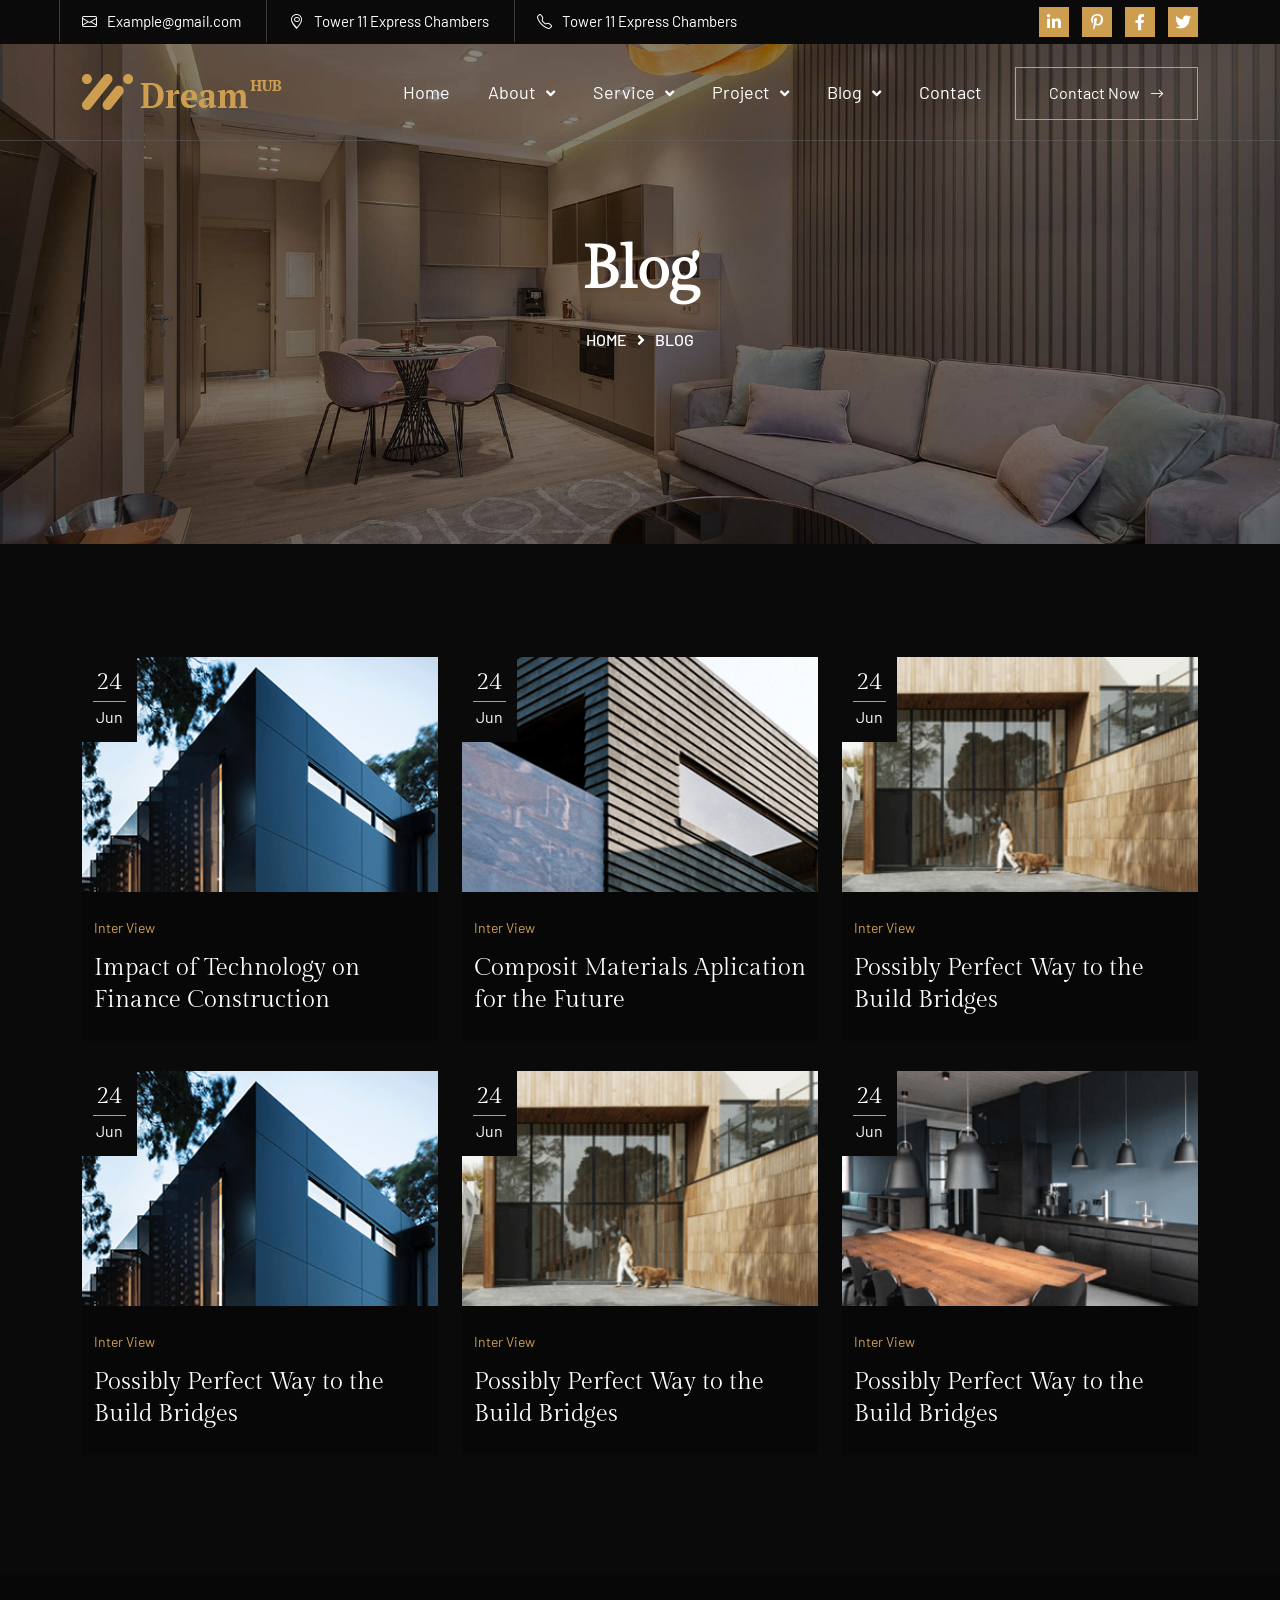
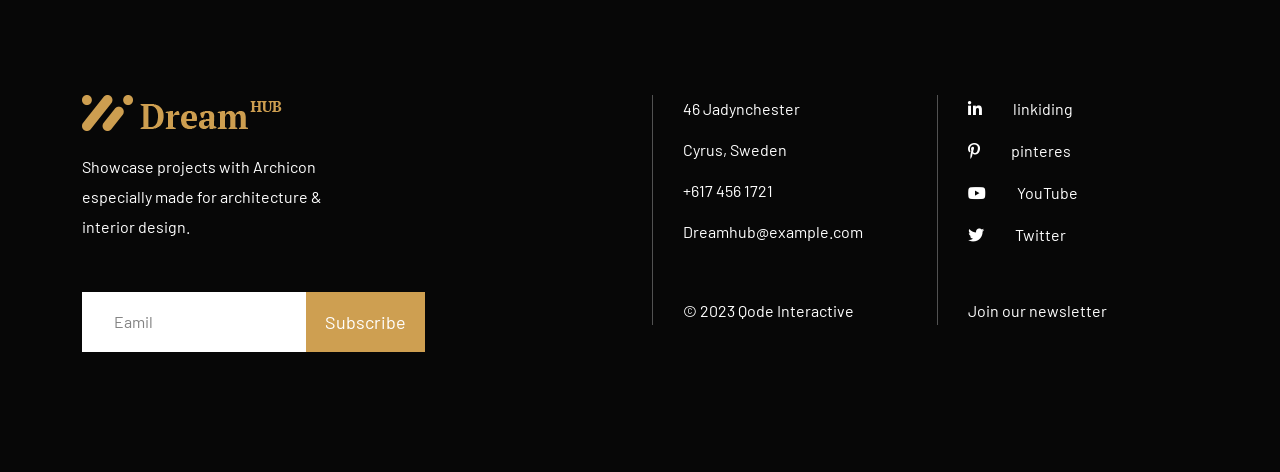
<file: html.ditsolution.net/drtheme/dreamhub/architecture/blog.html>
<!DOCTYPE HTML>
<html lang="en-US">


<!-- Mirrored from https://html.ditsolution.net/drtheme/dreamhub/architecture/blog.html by HTTrack Website Copier/3.x [XR&CO], Wed, 11 Nov 2026 15:44:08 GMT -->
<head>
	<meta charset="UTF-8">
	<meta http-equiv="x-ua-compatible" content="ie=edge">
	<title>Dreamhub Architecture HTML5 Template</title>
	<meta name="description" content="">
	<meta name="viewport" content="width=device-width, initial-scale=1">
	<!-- Favicon -->
	<link rel="icon" type="image/png" sizes="56x56" href="assets/images/fav-icon/fav.png">
	<!-- bootstrap CSS -->
	<link rel="stylesheet" href="assets/css/bootstrap.min.css" type="text/css" media="all">
	<!-- carousel CSS -->
	<link rel="stylesheet" href="assets/css/owl.carousel.min.css" type="text/css" media="all">
	<!-- animate CSS -->
	<link rel="stylesheet" href="assets/css/animate.css" type="text/css" media="all">
	<!-- animated-text CSS -->
	<link rel="stylesheet" href="assets/css/animated-text.css" type="text/css" media="all">
	<!-- font-awesome CSS -->
	<link rel="stylesheet" href="assets/css/all.min.css" type="text/css" media="all">
	<!-- font-flaticon CSS -->
	<link rel="stylesheet" href="assets/css/flaticon.css" type="text/css" media="all">
	<!-- theme-default CSS -->
	<link rel="stylesheet" href="assets/css/theme-default.css" type="text/css" media="all">
	<!-- meanmenu CSS -->
	<link rel="stylesheet" href="assets/css/meanmenu.min.css" type="text/css" media="all">
	<!-- transitions CSS -->
	<link rel="stylesheet" href="assets/css/owl.transitions.css" type="text/css" media="all">
	<!-- venobox CSS -->
	<link rel="stylesheet" href="venobox/venobox.css" type="text/css" media="all">
	<!-- bootstrap icons -->
	<link rel="stylesheet" href="assets/css/bootstrap-icons.css" type="text/css" media="all">
	<!-- Main Style CSS -->
	<link rel="stylesheet" href="style.css" type="text/css" media="all">
	<!-- responsive CSS -->
	<link rel="stylesheet" href="assets/css/responsive.css" type="text/css" media="all">
	<!-- modernizr js -->
	<script src="assets/js/vendor/modernizr-3.5.0.min.js"></script>
</head>

<body>
	<!-- loder -->
	<div class="loader-wrapper">
		<div class="loader"></div>
		<div class="loder-section left-section"></div>
		<div class="loder-section right-section"></div>
	</div>


	<!--==================================================-->
	<!-- Start Architecture Dreamhub Header Area -->
	<!--==================================================-->
	<div class="header-top-menu">
		<div class="container">
			<div class="row ">
				<div class="col-lg-8">
					<!--header top address-->
					<div class="header-top-address">
						<ul>
							<li class="style"><i class="bi bi-envelope"></i>Example@gmail.com</li>
							<li><i class="bi bi-geo-alt"></i>Tower 11 Express Chambers</li>
							<li><i class="bi bi-telephone"></i>Tower 11 Express Chambers</li>
						</ul>
					</div>
				</div>
				<div class="col-lg-4">
					<!--header top address-->
					<div class="header-top-right-social">
						<ul>
							<li><a href="#"><i class="fab fa-linkedin-in"></i></a></li>
							<li><a href="#"><i class="fab fa-pinterest-p"></i></a></li>
							<li><a href="#"><i class="fab fa-facebook-f"></i></a></li>
							<li><a href="#"><i class="fab fa-twitter"></i></a></li>
						</ul>
					</div>
				</div>
			</div>
		</div>
	</div>
	<!--==================================================-->
	<!-- End Architecture Dreamhub Header Area -->
	<!--==================================================-->

	

	<!--==================================================-->
	<!-- Start Architecture Dreamhub Header Area -->
	<!--==================================================-->
	<div class="header-area" id="sticky-header">
		<div class="container">
			<div class="row align-items-center">
				<div class="col-md-3">
				<!--logo-->
					<div class="logo">
						<a class="active" href="index-2.html"><img src="assets/images/logo.png" alt="logo img"></a>
						<a class="active-sticky" href="index-2.html"><img src="assets/images/logo1.png" alt="logo img"></a>
					</div>
				</div>
				<div class="col-md-9">
				<!--header-menu-->
					<div class="header-menu">
						<ul>
							<li><a href="index-2.html">Home</a></li>
							<li><a href="#">About <i class="fas fa-angle-down"></i></a>
								<ul class="sub-menu">
									<li><a href="about-us.html">About Us</a></li>
									<li><a href="team.html">Team</a></li>
									<li><a href="priching.html">Priching</a></li>
									<li><a href="faq.html">Faq</a></li>
									<li><a href="contact.html">Contact</a></li>
								</ul>
							</li>
							<li><a href="#">Service <i class="fas fa-angle-down"></i></a>
								<ul class="sub-menu">
									<li><a href="service.html">Service</a></li>
									<li><a href="service-details.html">Service Detials</a></li>
								</ul>
							</li>
							<li><a href="index-2.html">Project <i class="fas fa-angle-down"></i></a>
								<ul class="sub-menu">
									<li><a href="protfolio.html">Protfolio</a></li>
									<li><a href="protfolio-details.html">Protfolio Detials</a></li>
								</ul>
							</li>
							<li><a href="#">Blog <i class="fas fa-angle-down"></i></a>
								<ul class="sub-menu">
									<li><a href="blog.html">Blog Grid</a></li>
									<li><a href="blog-two.html">Blog Two</a></li>
									<li><a href="blog-details.html">Blgo Detials</a></li>
								</ul>
							</li>
							<li><a href="contact.html">Contact</a></li>
						</ul>
						<div class="header-menu-button">
							<a href="contact.html">Contact Now<i class="bi bi-arrow-right"></i></a>
						</div>
					</div>
				</div>
			</div>
		</div>
	</div>
	<!--==================================================-->
	<!-- END Architecture Dreamhub Header Area -->
	<!--==================================================-->



	<!--==================================================-->
	<!-- Start  Mobile Menu Area -->
	<!--==================================================-->
	<div class="mobile-menu-area sticky d-sm-block d-md-block d-lg-none ">
		<div class="mobile-menu">
			<nav class="header-menu">
				<ul class="nav_scroll">
					<li><a href="index-2.html">Home</a></li>
					<li><a href="#">About</a>
						<ul class="sub-menu">
							<li><a href="about-us.html">About Us</a></li>
							<li><a href="team.html">Team</a></li>
							<li><a href="priching.html">Priching</a></li>
							<li><a href="faq.html">Faq</a></li>
							<li><a href="contact.html">Contact</a></li>
						</ul>
					</li>
					<li><a href="#">Service</a>
						<ul class="sub-menu">
							<li><a href="service.html">Service</a></li>
							<li><a href="service-details.html">Service Detials</a></li>
						</ul>
					</li>
					<li><a href="index-2.html">Project</a>
						<ul class="sub-menu">
							<li><a href="protfolio.html">Protfolio</a></li>
							<li><a href="protfolio-details.html">Protfolio Detials</a></li>
						</ul>
					</li>
					<li><a href="#">Blog</a>
						<ul class="sub-menu">
							<li><a href="blog.html">Blog Grid</a></li>
							<li><a href="blog-two.html">Blog Two</a></li>
							<li><a href="blog-details.html">Blgo Detials</a></li>
						</ul>
					</li>
					<li><a href="contact.html">Contact</a></li>
				</ul>
			</nav>
		</div>
	</div>
	<!--==================================================-->
	<!-- End  Mobile Menu Area -->
	<!--==================================================-->
	



	<!--==================================================-->
	<!-- Start  Architecture   About Area -->
	<!--==================================================-->
	<div class="breadcumb-area align-items-center d-flex">
		<div class="container">
			<div class="row">
				<div class="col-lg-12">
					<div class="breacumb-content">
						<div class="breadcumb-title">
							<h1>Blog</h1>
						</div>
						<div class="breadcumb-content-text">
							<a href="index-2.html">HOME</a><i class="fas fa-angle-right"></i><span>Blog</span>
						</div>
					</div>
				</div>
			</div>
		</div>
	</div>
	<!--==================================================-->
	<!-- End  Architecture   About Area -->
	<!--==================================================-->

	



	<!--==================================================-->
	<!-- Start  Architecture  Blog Area -->
	<!--==================================================-->
	<div class="blog-area style">
		<div class="container">
			<div class="row">
				<div class="col-lg-4 col-md-6">
					<!--testimonial single box-->
					<div class="single-blgo-box">
						<div class="blog-thumb">
							<img src="assets/images/blog1.png" alt="blog img">
							<!--blog date-->
							<div class="blog-date">
								<p>24<span>Jun</span></p>
							</div>
						</div>
						<!--blog content-->
						<div class="blog-content">
							<div class="blog-view">
								<span>Inter View</span>
							</div>
							<!--blog title-->
							<div class="blog-title">
								<h3><a href="blog-details.html">Impact of Technology on Finance Construction</a></h3>
							</div>
						</div>
					</div>
				</div>
				<div class="col-lg-4 col-md-6">
					<!--testimonial single box-->
					<div class="single-blgo-box">
						<div class="blog-thumb">
							<img src="assets/images/blog2.png" alt="blog img">
							<!--blog date-->
							<div class="blog-date">
								<p>24<span>Jun</span></p>
							</div>
						</div>
						<!--blog content-->
						<div class="blog-content">
							<div class="blog-view">
								<span>Inter View</span>
							</div>
							<!--blog title-->
							<div class="blog-title">
								<h3><a href="blog-details.html">Composit Materials Aplication for the Future</a></h3>
							</div>
						</div>
					</div>
				</div>
				<div class="col-lg-4 col-md-6">
					<!--testimonial single box-->
					<div class="single-blgo-box">
						<div class="blog-thumb">
							<img src="assets/images/blog3.png" alt="blog img">
							<!--blog date-->
							<div class="blog-date">
								<p>24<span>Jun</span></p>
							</div>
						</div>
						<!--blog content-->
						<div class="blog-content">
							<div class="blog-view">
								<span>Inter View</span>
							</div>
							<!--blog title-->
							<div class="blog-title">
								<h3><a href="blog-details.html">Possibly Perfect Way to the Build Bridges</a></h3>
							</div>
						</div>
					</div>
				</div>
				<div class="col-lg-4 col-md-6">
					<!--testimonial single box-->
					<div class="single-blgo-box">
						<div class="blog-thumb">
							<img src="assets/images/blog1.png" alt="blog img">
							<!--blog date-->
							<div class="blog-date">
								<p>24<span>Jun</span></p>
							</div>
						</div>
						<!--blog content-->
						<div class="blog-content">
							<div class="blog-view">
								<span>Inter View</span>
							</div>
							<!--blog title-->
							<div class="blog-title">
								<h3><a href="blog-details.html">Possibly Perfect Way to the Build Bridges</a></h3>
							</div>
						</div>
					</div>
				</div>
				<div class="col-lg-4 col-md-6">
					<!--testimonial single box-->
					<div class="single-blgo-box">
						<div class="blog-thumb">
							<img src="assets/images/blog3.png" alt="blog img">
							<!--blog date-->
							<div class="blog-date">
								<p>24<span>Jun</span></p>
							</div>
						</div>
						<!--blog content-->
						<div class="blog-content">
							<div class="blog-view">
								<span>Inter View</span>
							</div>
							<!--blog title-->
							<div class="blog-title">
								<h3><a href="blog-details.html">Possibly Perfect Way to the Build Bridges</a></h3>
							</div>
						</div>
					</div>
				</div>
				<div class="col-lg-4 col-md-6">
					<!--testimonial single box-->
					<div class="single-blgo-box">
						<div class="blog-thumb">
							<img src="assets/images/blog4.png" alt="blog img">
							<!--blog date-->
							<div class="blog-date">
								<p>24<span>Jun</span></p>
							</div>
						</div>
						<!--blog content-->
						<div class="blog-content">
							<div class="blog-view">
								<span>Inter View</span>
							</div>
							<!--blog title-->
							<div class="blog-title">
								<h3><a href="blog-details.html">Possibly Perfect Way to the Build Bridges</a></h3>
							</div>
						</div>
					</div>
				</div>
			</div>
		</div>
	</div>
	<!--==================================================-->
	<!-- End  Architecture  Blog Area -->
	<!--==================================================-->






	<!--==================================================-->
	<!-- Start  Architecture  Blog Area -->
	<!--==================================================-->
	<div class="footer-area">
		<div class="container">
			<div class="row">
				<div class="col-lg-6 col-md-6">
					<div class="footer-widget-item style">
						<div class="footer-logo">
							<a href="index-2.html"><img src="assets/images/logo.png" alt="logo img"></a>
						</div>
						<div class="footer-widget-description">
							<p>Showcase projects with Archicon especially made
								for architecture & interior design.</p>
						</div>
						<form>
							<div class="form-box">
								<input type="text" name="email" placeholder="Eamil" required="">
									<button type="submit">Subscribe</button>
							</div>	
						</form>
					</div>
				</div>
				<div class="col-lg-3 col-md-6">
					<div class="footer-widget-item">
						<div class="footer-widget-address">
							<ul>
								<li>46 Jadynchester</li>
								<li>Cyrus, Sweden</li>
								<li>+617 456 1721</li>
								<li>Dreamhub@example.com</li>
							</ul>
							<p>© 2023 Qode Interactive</p>
						</div>
					</div>
				</div>
				<div class="col-lg-3 col-md-6">
					<div class="footer-widget-item">
						<div class="footer-widget-social-info">
							<ul>
								<li><a href="#"><i class="fab fa-linkedin-in"></i>linkiding</a></li>
								<li><a href="#"><i class="fab fa-pinterest-p"></i>pinteres</a></li>
								<li><a href="#"><i class="fab fa-youtube"></i>YouTube</a></li>
								<li><a href="#"><i class="fab fa-twitter"></i>Twitter</a></li>
							</ul>
							<div class="newsletter">
								<a href="#">Join our newsletter</a>
							</div>
						</div>
					</div>
				</div>
			</div>
		</div>
	</div>
	<!--==================================================-->
	<!-- End  Architecture  Blog Area -->
	<!--==================================================-->


	<!--==================================================-->
	<!-- Start scrollup section Section -->
	<!--==================================================-->
	<!-- scrollup section -->
	<div class="scroll-area">
		<div class="top-wrap">
			<div class="go-top-btn-wraper">
				<div class="go-top go-top-button">
					<i class="bi bi-chevron-double-up"></i>
					<i class="bi bi-chevron-double-up"></i>
				</div>
			</div>
		</div>
	</div>
	<!--==================================================-->
	<!-- Start scrollup section Section -->
	<!--==================================================-->

	
	




	<!-- jquery js -->
	<script src="assets/js/vendor/jquery-3.6.2.min.js"></script>
	<script src="assets/js/popper.min.js"></script>
	<!-- bootstrap js -->
	<script src="assets/js/bootstrap.min.js"></script>
	<!-- carousel js -->
	<script src="assets/js/owl.carousel.min.js"></script>
	<!-- counterup js -->
	<script src="assets/js/jquery.counterup.min.js"></script>
	<!-- waypoints js -->
	<script src="assets/js/waypoints.min.js"></script>
	<!-- wow js -->
	<script src="assets/js/wow.js"></script>
	<!-- imagesloaded js -->
	<script src="assets/js/imagesloaded.pkgd.min.js"></script>
	<!-- venobox js -->
	<script src="venobox/venobox.js"></script>
	<!--  animated-text js -->
	<script src="assets/js/animated-text.js"></script>
	<!-- venobox min js -->
	<script src="venobox/venobox.min.js"></script>
	<!-- isotope js -->
	<script src="assets/js/isotope.pkgd.min.js"></script>
	<!-- jquery meanmenu js -->
	<script src="assets/js/jquery.meanmenu.js"></script>
	<!-- jquery scrollup js -->
	<script src="assets/js/jquery.scrollUp.js"></script>
	<script src="assets/js/jquery.barfiller.js"></script>
	<!-- theme js -->
	<script src="assets/js/theme.js"></script>
</body>


<!-- Mirrored from https://html.ditsolution.net/drtheme/dreamhub/architecture/blog.html by HTTrack Website Copier/3.x [XR&CO], Wed, 11 Nov 2026 15:44:09 GMT -->
</html>
</file>
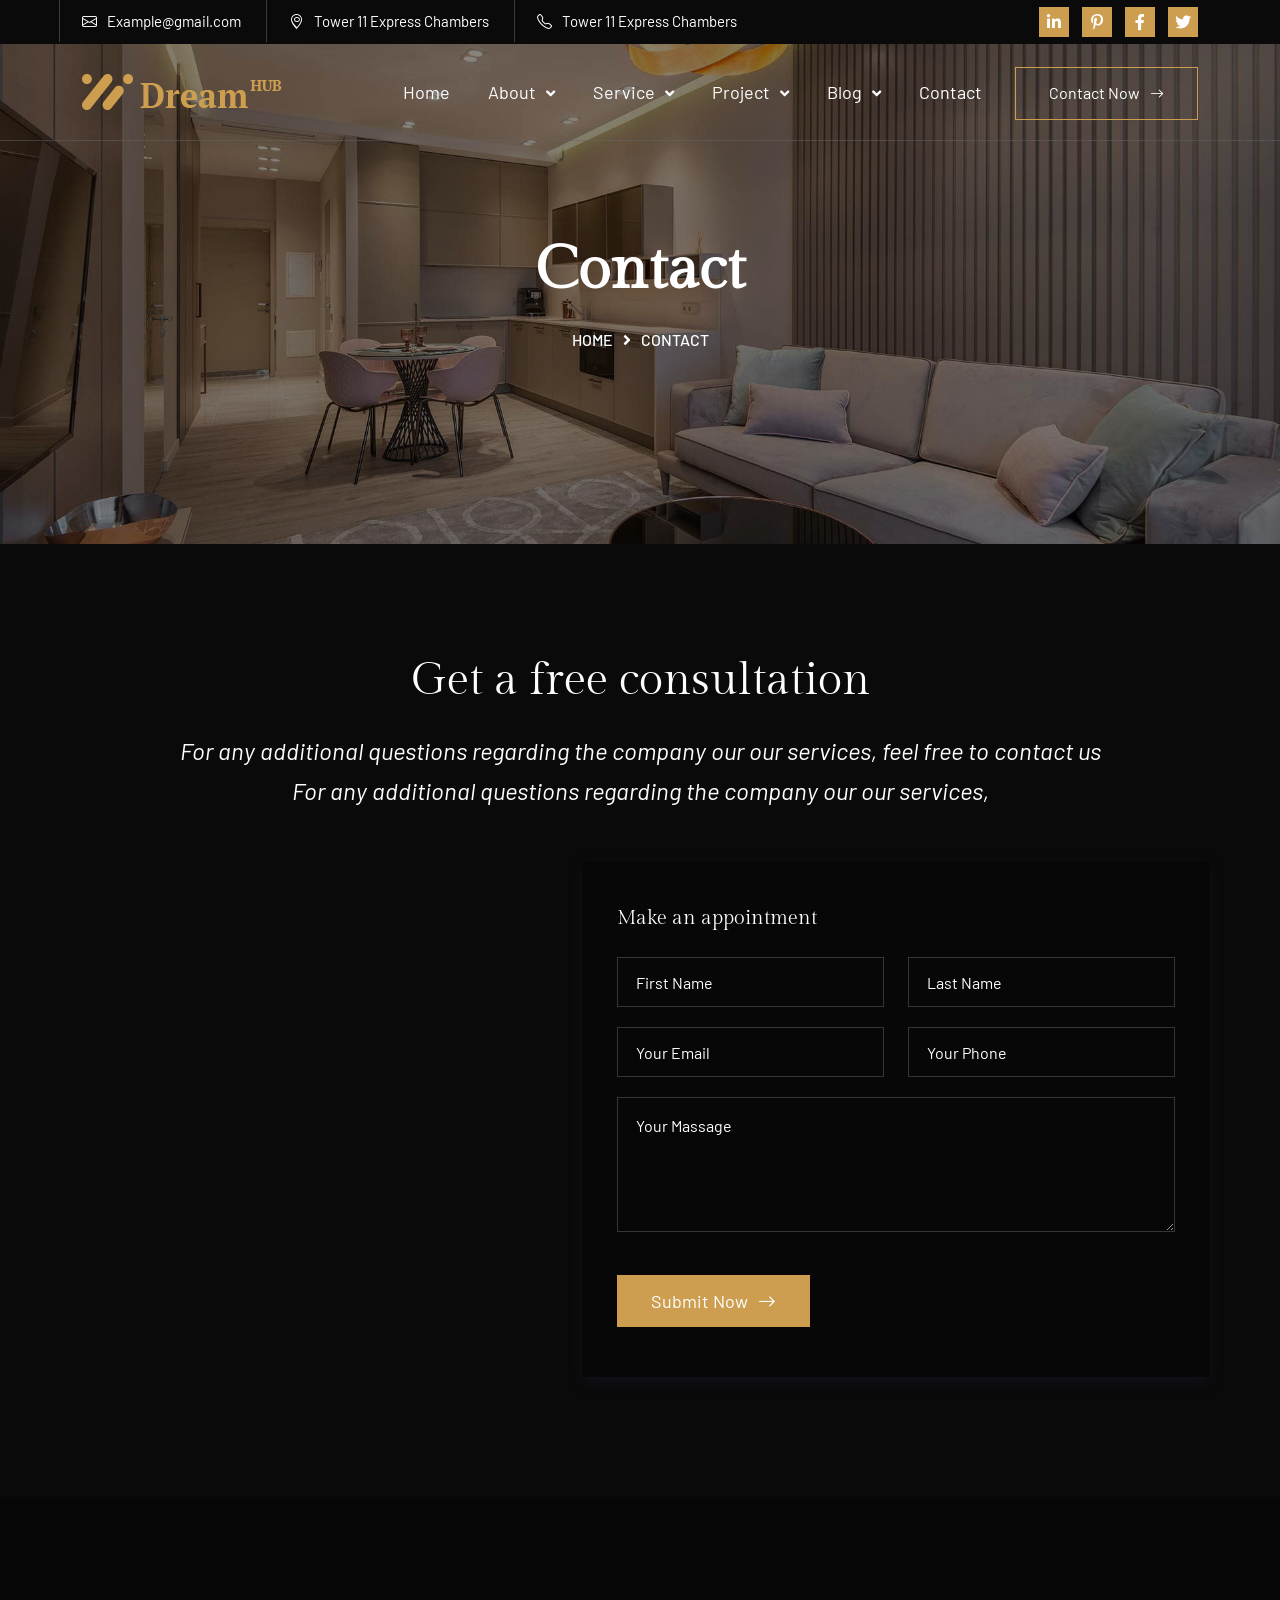
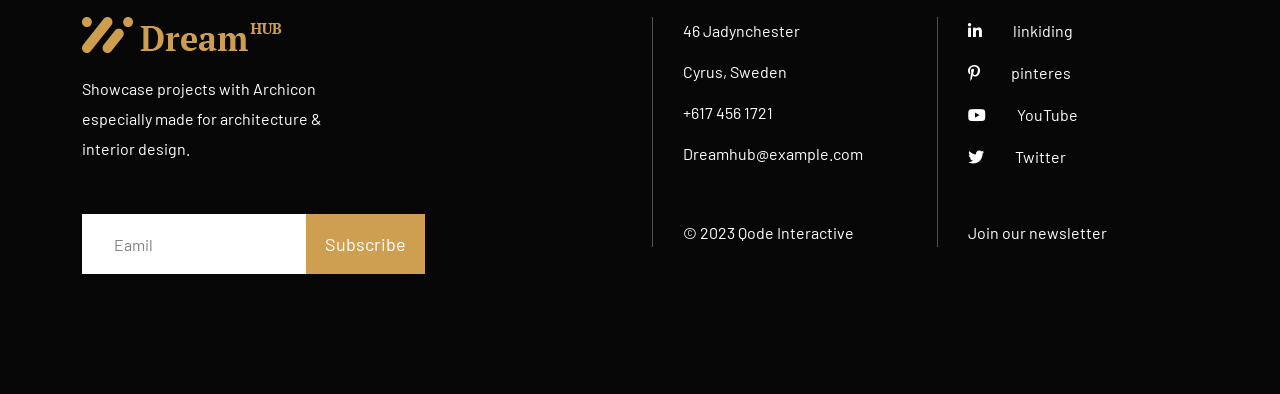
<file: html.ditsolution.net/drtheme/dreamhub/architecture/contact.html>
<!DOCTYPE HTML>
<html lang="en-US">


<!-- Mirrored from https://html.ditsolution.net/drtheme/dreamhub/architecture/contact.html by HTTrack Website Copier/3.x [XR&CO], Wed, 11 Nov 2026 15:43:43 GMT -->
<head>
	<meta charset="UTF-8">
	<meta http-equiv="x-ua-compatible" content="ie=edge">
	<title>Dreamhub Architecture HTML5 Template</title>
	<meta name="description" content="">
	<meta name="viewport" content="width=device-width, initial-scale=1">
	<!-- Favicon -->
	<link rel="icon" type="image/png" sizes="56x56" href="assets/images/fav-icon/fav.png">
	<!-- bootstrap CSS -->
	<link rel="stylesheet" href="assets/css/bootstrap.min.css" type="text/css" media="all">
	<!-- carousel CSS -->
	<link rel="stylesheet" href="assets/css/owl.carousel.min.css" type="text/css" media="all">
	<!-- animate CSS -->
	<link rel="stylesheet" href="assets/css/animate.css" type="text/css" media="all">
	<!-- animated-text CSS -->
	<link rel="stylesheet" href="assets/css/animated-text.css" type="text/css" media="all">
	<!-- font-awesome CSS -->
	<link rel="stylesheet" href="assets/css/all.min.css" type="text/css" media="all">
	<!-- font-flaticon CSS -->
	<link rel="stylesheet" href="assets/css/flaticon.css" type="text/css" media="all">
	<!-- theme-default CSS -->
	<link rel="stylesheet" href="assets/css/theme-default.css" type="text/css" media="all">
	<!-- meanmenu CSS -->
	<link rel="stylesheet" href="assets/css/meanmenu.min.css" type="text/css" media="all">
	<!-- transitions CSS -->
	<link rel="stylesheet" href="assets/css/owl.transitions.css" type="text/css" media="all">
	<!-- venobox CSS -->
	<link rel="stylesheet" href="venobox/venobox.css" type="text/css" media="all">
	<!-- bootstrap icons -->
	<link rel="stylesheet" href="assets/css/bootstrap-icons.css" type="text/css" media="all">
	<!-- Main Style CSS -->
	<link rel="stylesheet" href="style.css" type="text/css" media="all">
	<!-- responsive CSS -->
	<link rel="stylesheet" href="assets/css/responsive.css" type="text/css" media="all">
	<!-- modernizr js -->
	<script src="assets/js/vendor/modernizr-3.5.0.min.js"></script>
</head>

<body>
	<!-- loder -->
	<div class="loader-wrapper">
		<div class="loader"></div>
		<div class="loder-section left-section"></div>
		<div class="loder-section right-section"></div>
	</div>


	<!--==================================================-->
	<!-- Start Architecture Dreamhub Header Area -->
	<!--==================================================-->
	<div class="header-top-menu">
		<div class="container">
			<div class="row ">
				<div class="col-lg-8">
					<!--header top address-->
					<div class="header-top-address">
						<ul>
							<li class="style"><i class="bi bi-envelope"></i>Example@gmail.com</li>
							<li><i class="bi bi-geo-alt"></i>Tower 11 Express Chambers</li>
							<li><i class="bi bi-telephone"></i>Tower 11 Express Chambers</li>
						</ul>
					</div>
				</div>
				<div class="col-lg-4">
					<!--header top address-->
					<div class="header-top-right-social">
						<ul>
							<li><a href="#"><i class="fab fa-linkedin-in"></i></a></li>
							<li><a href="#"><i class="fab fa-pinterest-p"></i></a></li>
							<li><a href="#"><i class="fab fa-facebook-f"></i></a></li>
							<li><a href="#"><i class="fab fa-twitter"></i></a></li>
						</ul>
					</div>
				</div>
			</div>
		</div>
	</div>
	<!--==================================================-->
	<!-- End Auto Service Dreamhub Header Area -->
	<!--==================================================-->

	

	<!--==================================================-->
	<!-- Start Architecture Dreamhub Header Area -->
	<!--==================================================-->
	<div class="header-area" id="sticky-header">
		<div class="container">
			<div class="row align-items-center">
				<div class="col-md-3">
				<!--logo-->
					<div class="logo">
						<a class="active" href="index-2.html"><img src="assets/images/logo.png" alt="logo img"></a>
						<a class="active-sticky" href="index-2.html"><img src="assets/images/logo1.png" alt="logo img"></a>
					</div>
				</div>
				<div class="col-md-9">
				<!--header-menu-->
					<div class="header-menu">
						<ul>
							<li><a href="index-2.html">Home</a></li>
							<li><a href="#">About <i class="fas fa-angle-down"></i></a>
								<ul class="sub-menu">
									<li><a href="about-us.html">About Us</a></li>
									<li><a href="team.html">Team</a></li>
									<li><a href="priching.html">Priching</a></li>
									<li><a href="faq.html">Faq</a></li>
									<li><a href="contact.html">Contact</a></li>
								</ul>
							</li>
							<li><a href="#">Service <i class="fas fa-angle-down"></i></a>
								<ul class="sub-menu">
									<li><a href="service.html">Service</a></li>
									<li><a href="service-details.html">Service Detials</a></li>
								</ul>
							</li>
							<li><a href="index-2.html">Project <i class="fas fa-angle-down"></i></a>
								<ul class="sub-menu">
									<li><a href="protfolio.html">Protfolio</a></li>
									<li><a href="protfolio-details.html">Protfolio Detials</a></li>
								</ul>
							</li>
							<li><a href="#">Blog <i class="fas fa-angle-down"></i></a>
								<ul class="sub-menu">
									<li><a href="blog.html">Blog Grid</a></li>
									<li><a href="blog-two.html">Blog Two</a></li>
									<li><a href="blog-details.html">Blgo Detials</a></li>
								</ul>
							</li>
							<li><a href="contact.html">Contact</a></li>
						</ul>
						<div class="header-menu-button">
							<a href="contact.html">Contact Now<i class="bi bi-arrow-right"></i></a>
						</div>
					</div>
				</div>
			</div>
		</div>
	</div>
	<!--==================================================-->
	<!-- END Architecture Dreamhub Header Area -->
	<!--==================================================-->



	<!--==================================================-->
	<!-- Start  Mobile Menu Area -->
	<!--==================================================-->
	<div class="mobile-menu-area sticky d-sm-block d-md-block d-lg-none ">
		<div class="mobile-menu">
			<nav class="header-menu">
				<ul class="nav_scroll">
					<li><a href="index-2.html">Home</a></li>
					<li><a href="#">About</a>
						<ul class="sub-menu">
							<li><a href="about-us.html">About Us</a></li>
							<li><a href="team.html">Team</a></li>
							<li><a href="priching.html">Priching</a></li>
							<li><a href="faq.html">Faq</a></li>
							<li><a href="contact.html">Contact</a></li>
						</ul>
					</li>
					<li><a href="#">Service</a>
						<ul class="sub-menu">
							<li><a href="service.html">Service</a></li>
							<li><a href="service-details.html">Service Detials</a></li>
						</ul>
					</li>
					<li><a href="index-2.html">Project</a>
						<ul class="sub-menu">
							<li><a href="protfolio.html">Protfolio</a></li>
							<li><a href="protfolio-details.html">Protfolio Detials</a></li>
						</ul>
					</li>
					<li><a href="#">Blog</a>
						<ul class="sub-menu">
							<li><a href="blog.html">Blog Grid</a></li>
							<li><a href="blog-two.html">Blog Two</a></li>
							<li><a href="blog-details.html">Blgo Detials</a></li>
						</ul>
					</li>
					<li><a href="contact.html">Contact</a></li>
				</ul>
			</nav>
		</div>
	</div>
	<!--==================================================-->
	<!-- End  Mobile Menu Area -->
	<!--==================================================-->
	



	<!--==================================================-->
	<!-- Start  Architecture   About Area -->
	<!--==================================================-->
	<div class="breadcumb-area align-items-center d-flex">
		<div class="container">
			<div class="row">
				<div class="col-lg-12">
					<div class="breacumb-content">
						<div class="breadcumb-title">
							<h1>Contact</h1>
						</div>
						<div class="breadcumb-content-text">
							<a href="index-2.html">HOME</a><i class="fas fa-angle-right"></i><span>Contact</span>
						</div>
					</div>
				</div>
			</div>
		</div>
	</div>
	<!--==================================================-->
	<!-- End  Architecture   About Area -->
	<!--==================================================-->


	<!--==================================================-->
	<!-- Start Dreamhub Architecture Contact  Area -->
	<!--==================================================-->
	<div class="contact-area">
		<div class="container">
			<div class="row">
				<div class="col-lg-12">
					<!--section title-->
					<div class="section-title text-center">
						<div class="section-main-title">
							<h1>Get a free consultation</h1>
						</div>
						<div class="section-description">
							<p>For any additional questions regarding the company our our services, feel free to contact us For any additional
								questions regarding the company our our services,</p>
						</div>
					</div>
				</div>
			</div>
			<div class="row">
				<div class="col-lg-5 col-md-6">
					<div class="mapouter fixed-height">
						<div class="gmap_canvas">
						  <iframe id="gmap_canvas" src="https://maps.google.com/maps?q=Graz&amp;t=&amp;z=11&amp;ie=UTF8&amp;iwloc=&amp;output=embed"></iframe>
						  <a href="https://www.whatismyip-address.com/"></a>
						</div>
					  </div>
				</div>
				<div class="col-lg-7 col-md-12">
					<form action="https://formspree.io/f/myyleorq" method="POST" id="dreamit-form">
						<div class="row contact_bg">
							<p>Make an appointment</p>
							<div class="col-lg-6 col-md-6">
								<!--form_box-->
								<div class="form_box">
									<input type="text" name="Your name" placeholder="First Name">
								</div>
							</div>
							<div class="col-lg-6 col-md-6">
								<!--form_box-->
								<div class="form_box">
									<input type="text" name="your name" placeholder="Last Name">
								</div>
							</div>
							<div class="col-lg-6 col-md-6">
								<!--form_box-->
								<div class="form_box">
									<input type="text" name="your email" placeholder="Your Email">
								</div>
							</div>
							<div class="col-lg-6 col-md-6">
								<!--form_box-->
								<div class="form_box">
									<input type="text" name="phone" placeholder="Your Phone">
								</div>
							</div>
							<div class="col-lg-12 ">
								<!--form_box-->
								<div class="form_box">
									<textarea name="massage" id="massage" cols="30" rows="5" placeholder="Your Massage"></textarea>
								</div>
								<!--contact-form-button-->
								<div class="contact-form-button">
									<button type="submit">Submit Now<i class="bi bi-arrow-right"></i></button>
								</div>
							</div>
						</div>
					</form>
					<div id="status"></div>
				</div>	
			</div>
		</div>
	</div>
	<!--==================================================-->
	<!-- END Dreamhub Architecture Contacrt  Area -->
	<!--==================================================-->




	<!--==================================================-->
	<!-- Start  Architecture  Blog Area -->
	<!--==================================================-->
	<div class="footer-area">
		<div class="container">
			<div class="row">
				<div class="col-lg-6 col-md-6">
					<div class="footer-widget-item style">
						<div class="footer-logo">
							<a href="index-2.html"><img src="assets/images/logo.png" alt="logo img"></a>
						</div>
						<div class="footer-widget-description">
							<p>Showcase projects with Archicon especially made
								for architecture & interior design.</p>
						</div>
						<form>
							<div class="form-box">
								<input type="text" name="email" placeholder="Eamil" required="">
									<button type="submit">Subscribe</button>
							</div>	
						</form>
					</div>
				</div>
				<div class="col-lg-3 col-md-6">
					<div class="footer-widget-item">
						<div class="footer-widget-address">
							<ul>
								<li>46 Jadynchester</li>
								<li>Cyrus, Sweden</li>
								<li>+617 456 1721</li>
								<li>Dreamhub@example.com</li>
							</ul>
							<p>© 2023 Qode Interactive</p>
						</div>
					</div>
				</div>
				<div class="col-lg-3 col-md-6">
					<div class="footer-widget-item">
						<div class="footer-widget-social-info">
							<ul>
								<li><a href="#"><i class="fab fa-linkedin-in"></i>linkiding</a></li>
								<li><a href="#"><i class="fab fa-pinterest-p"></i>pinteres</a></li>
								<li><a href="#"><i class="fab fa-youtube"></i>YouTube</a></li>
								<li><a href="#"><i class="fab fa-twitter"></i>Twitter</a></li>
							</ul>
							<div class="newsletter">
								<a href="#">Join our newsletter</a>
							</div>
						</div>
					</div>
				</div>
			</div>
		</div>
	</div>
	<!--==================================================-->
	<!-- End  Architecture  Blog Area -->
	<!--==================================================-->



	<!--==================================================-->
	<!-- Start scrollup section Section -->
	<!--==================================================-->
	<!-- scrollup section -->
	<div class="scroll-area">
		<div class="top-wrap">
			<div class="go-top-btn-wraper">
				<div class="go-top go-top-button">
					<i class="bi bi-chevron-double-up"></i>
					<i class="bi bi-chevron-double-up"></i>
				</div>
			</div>
		</div>
	</div>
	<!--==================================================-->
	<!-- Start scrollup section Section -->
	<!--==================================================-->

	
	




	<!-- jquery js -->
	<script src="assets/js/vendor/jquery-3.6.2.min.js"></script>
	<script src="assets/js/popper.min.js"></script>
	<!-- bootstrap js -->
	<script src="assets/js/bootstrap.min.js"></script>
	<!-- carousel js -->
	<script src="assets/js/owl.carousel.min.js"></script>
	<!-- counterup js -->
	<script src="assets/js/jquery.counterup.min.js"></script>
	<!-- waypoints js -->
	<script src="assets/js/waypoints.min.js"></script>
	<!-- wow js -->
	<script src="assets/js/wow.js"></script>
	<!-- imagesloaded js -->
	<script src="assets/js/imagesloaded.pkgd.min.js"></script>
	<!-- venobox js -->
	<script src="venobox/venobox.js"></script>
	<!--  animated-text js -->
	<script src="assets/js/animated-text.js"></script>
	<!--  ajax-mail js -->
	<script src="assets/js/ajax-mail.js"></script>
	<!-- venobox min js -->
	<script src="venobox/venobox.min.js"></script>
	<!-- isotope js -->
	<script src="assets/js/isotope.pkgd.min.js"></script>
	<!-- jquery meanmenu js -->
	<script src="assets/js/jquery.meanmenu.js"></script>
	<!-- jquery scrollup js -->
	<script src="assets/js/jquery.scrollUp.js"></script>
	<script src="assets/js/jquery.barfiller.js"></script>
	<!-- theme js -->
	<script src="assets/js/theme.js"></script>
</body>


<!-- Mirrored from https://html.ditsolution.net/drtheme/dreamhub/architecture/contact.html by HTTrack Website Copier/3.x [XR&CO], Wed, 11 Nov 2026 15:43:43 GMT -->
</html>
</file>
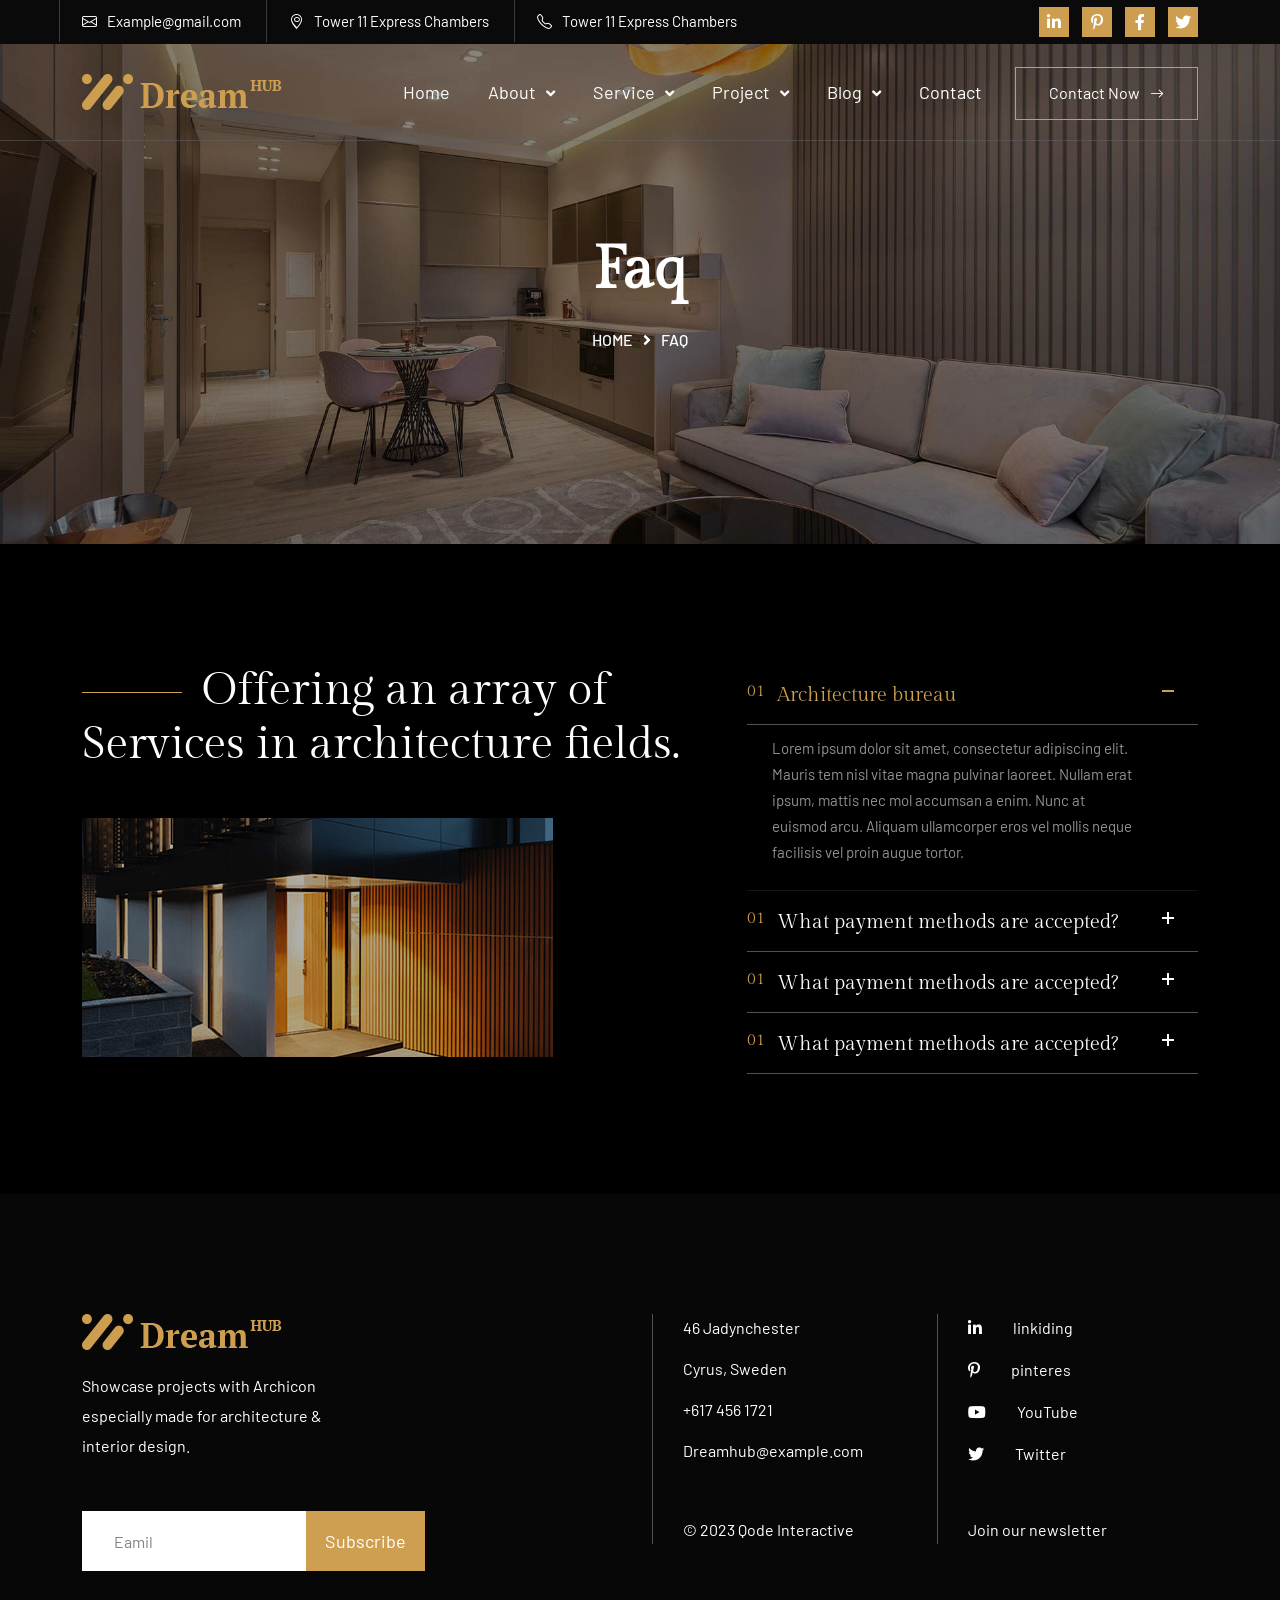
<file: html.ditsolution.net/drtheme/dreamhub/architecture/faq.html>
<!DOCTYPE HTML>
<html lang="en-US">


<!-- Mirrored from https://html.ditsolution.net/drtheme/dreamhub/architecture/faq.html by HTTrack Website Copier/3.x [XR&CO], Wed, 11 Nov 2026 15:43:35 GMT -->
<head>
	<meta charset="UTF-8">
	<meta http-equiv="x-ua-compatible" content="ie=edge">
	<title>Dreamhub Architecture HTML5 Template</title>
	<meta name="description" content="">
	<meta name="viewport" content="width=device-width, initial-scale=1">
	<!-- Favicon -->
	<link rel="icon" type="image/png" sizes="56x56" href="assets/images/fav-icon/fav.png">
	<!-- bootstrap CSS -->
	<link rel="stylesheet" href="assets/css/bootstrap.min.css" type="text/css" media="all">
	<!-- carousel CSS -->
	<link rel="stylesheet" href="assets/css/owl.carousel.min.css" type="text/css" media="all">
	<!-- animate CSS -->
	<link rel="stylesheet" href="assets/css/animate.css" type="text/css" media="all">
	<!-- animated-text CSS -->
	<link rel="stylesheet" href="assets/css/animated-text.css" type="text/css" media="all">
	<!-- font-awesome CSS -->
	<link rel="stylesheet" href="assets/css/all.min.css" type="text/css" media="all">
	<!-- font-flaticon CSS -->
	<link rel="stylesheet" href="assets/css/flaticon.css" type="text/css" media="all">
	<!-- theme-default CSS -->
	<link rel="stylesheet" href="assets/css/theme-default.css" type="text/css" media="all">
	<!-- meanmenu CSS -->
	<link rel="stylesheet" href="assets/css/meanmenu.min.css" type="text/css" media="all">
	<!-- transitions CSS -->
	<link rel="stylesheet" href="assets/css/owl.transitions.css" type="text/css" media="all">
	<!-- venobox CSS -->
	<link rel="stylesheet" href="venobox/venobox.css" type="text/css" media="all">
	<!-- bootstrap icons -->
	<link rel="stylesheet" href="assets/css/bootstrap-icons.css" type="text/css" media="all">
	<!-- Main Style CSS -->
	<link rel="stylesheet" href="style.css" type="text/css" media="all">
	<!-- responsive CSS -->
	<link rel="stylesheet" href="assets/css/responsive.css" type="text/css" media="all">
	<!-- modernizr js -->
	<script src="assets/js/vendor/modernizr-3.5.0.min.js"></script>
</head>

<body>
	<!-- loder -->
	<div class="loader-wrapper">
		<div class="loader"></div>
		<div class="loder-section left-section"></div>
		<div class="loder-section right-section"></div>
	</div>


	<!--==================================================-->
	<!-- Start Architecture Dreamhub Header Area -->
	<!--==================================================-->
	<div class="header-top-menu">
		<div class="container">
			<div class="row ">
				<div class="col-lg-8">
					<!--header top address-->
					<div class="header-top-address">
						<ul>
							<li class="style"><i class="bi bi-envelope"></i>Example@gmail.com</li>
							<li><i class="bi bi-geo-alt"></i>Tower 11 Express Chambers</li>
							<li><i class="bi bi-telephone"></i>Tower 11 Express Chambers</li>
						</ul>
					</div>
				</div>
				<div class="col-lg-4">
					<!--header top address-->
					<div class="header-top-right-social">
						<ul>
							<li><a href="#"><i class="fab fa-linkedin-in"></i></a></li>
							<li><a href="#"><i class="fab fa-pinterest-p"></i></a></li>
							<li><a href="#"><i class="fab fa-facebook-f"></i></a></li>
							<li><a href="#"><i class="fab fa-twitter"></i></a></li>
						</ul>
					</div>
				</div>
			</div>
		</div>
	</div>
	<!--==================================================-->
	<!-- End Architecture Dreamhub Header Area -->
	<!--==================================================-->

	

	<!--==================================================-->
	<!-- Start Architecture Dreamhub Header Area -->
	<!--==================================================-->
	<div class="header-area" id="sticky-header">
		<div class="container">
			<div class="row align-items-center">
				<div class="col-md-3">
				<!--logo-->
					<div class="logo">
						<a class="active" href="index-2.html"><img src="assets/images/logo.png" alt="logo img"></a>
						<a class="active-sticky" href="index-2.html"><img src="assets/images/logo1.png" alt="logo img"></a>
					</div>
				</div>
				<div class="col-md-9">
				<!--header-menu-->
					<div class="header-menu">
						<ul>
							<li><a href="index-2.html">Home</a></li>
							<li><a href="#">About <i class="fas fa-angle-down"></i></a>
								<ul class="sub-menu">
									<li><a href="about-us.html">About Us</a></li>
									<li><a href="team.html">Team</a></li>
									<li><a href="priching.html">Priching</a></li>
									<li><a href="faq.html">Faq</a></li>
									<li><a href="contact.html">Contact</a></li>
								</ul>
							</li>
							<li><a href="#">Service <i class="fas fa-angle-down"></i></a>
								<ul class="sub-menu">
									<li><a href="service.html">Service</a></li>
									<li><a href="service-details.html">Service Detials</a></li>
								</ul>
							</li>
							<li><a href="index-2.html">Project <i class="fas fa-angle-down"></i></a>
								<ul class="sub-menu">
									<li><a href="protfolio.html">Protfolio</a></li>
									<li><a href="protfolio-details.html">Protfolio Detials</a></li>
								</ul>
							</li>
							<li><a href="#">Blog <i class="fas fa-angle-down"></i></a>
								<ul class="sub-menu">
									<li><a href="blog.html">Blog Grid</a></li>
									<li><a href="blog-two.html">Blog Two</a></li>
									<li><a href="blog-details.html">Blgo Detials</a></li>
								</ul>
							</li>
							<li><a href="contact.html">Contact</a></li>
						</ul>
						<div class="header-menu-button">
							<a href="contact.html">Contact Now<i class="bi bi-arrow-right"></i></a>
						</div>
					</div>
				</div>
			</div>
		</div>
	</div>
	<!--==================================================-->
	<!-- END Architecture Dreamhub Header Area -->
	<!--==================================================-->



	<!--==================================================-->
	<!-- Start  Mobile Menu Area -->
	<!--==================================================-->
	<div class="mobile-menu-area sticky d-sm-block d-md-block d-lg-none ">
		<div class="mobile-menu">
			<nav class="header-menu">
				<ul class="nav_scroll">
					<li><a href="index-2.html">Home</a></li>
					<li><a href="#">About</a>
						<ul class="sub-menu">
							<li><a href="about-us.html">About Us</a></li>
							<li><a href="team.html">Team</a></li>
							<li><a href="priching.html">Priching</a></li>
							<li><a href="faq.html">Faq</a></li>
							<li><a href="contact.html">Contact</a></li>
						</ul>
					</li>
					<li><a href="#">Service</a>
						<ul class="sub-menu">
							<li><a href="service.html">Service</a></li>
							<li><a href="service-details.html">Service Detials</a></li>
						</ul>
					</li>
					<li><a href="index-2.html">Project</a>
						<ul class="sub-menu">
							<li><a href="protfolio.html">Protfolio</a></li>
							<li><a href="protfolio-details.html">Protfolio Detials</a></li>
						</ul>
					</li>
					<li><a href="#">Blog</a>
						<ul class="sub-menu">
							<li><a href="blog.html">Blog Grid</a></li>
							<li><a href="blog-two.html">Blog Two</a></li>
							<li><a href="blog-details.html">Blgo Detials</a></li>
						</ul>
					</li>
					<li><a href="contact.html">Contact</a></li>
				</ul>
			</nav>
		</div>
	</div>
	<!--==================================================-->
	<!-- End  Mobile Menu Area -->
	<!--==================================================-->
	



	<!--==================================================-->
	<!-- Start  Architecture   About Area -->
	<!--==================================================-->
	<div class="breadcumb-area align-items-center d-flex">
		<div class="container">
			<div class="row">
				<div class="col-lg-12">
					<div class="breacumb-content">
						<div class="breadcumb-title">
							<h1>Faq</h1>
						</div>
						<div class="breadcumb-content-text">
							<a href="index-2.html">HOME</a><i class="fas fa-angle-right"></i><span>Faq</span>
						</div>
					</div>
				</div>
			</div>
		</div>
	</div>
	<!--==================================================-->
	<!-- End  Architecture   About Area -->
	<!--==================================================-->


	<!--==================================================-->
	<!-- Start  Architecture Faq Area  Area -->
	<!--==================================================-->
	<div class="faq-area">
		<div class="container">
			<div class="row">
				<div class="col-lg-7">
					<div class="section-title">
						<div class="section-main-title">
							<h1>Offering an array of</h1>
							<h1 class="section_style">Services in architecture fields.</h1>
						</div>
					</div>
					<div class="faq-thumb">
						<img src="assets/images/faq.png" alt="faq thumb">
					</div>
				</div>
				<div class="col-lg-5">
					<!-- Start Accordion -->
					<div class="tab_container">
						<div id="tab1" class="tab_content">
							<ul class="accordion">
								<li>
									<a class="active"><span class="namber">01</span><span>Architecture bureau</span></a>
									<p>Lorem ipsum dolor sit amet, consectetur adipiscing elit. Mauris tem
										nisl vitae magna pulvinar laoreet. Nullam erat ipsum, mattis nec mol
										accumsan a enim. Nunc at euismod arcu. Aliquam ullamcorper eros 
										vel mollis neque facilisis vel proin augue tortor.</p>
								</li>
								<li>
									<a><span class="namber">01</span><span>What payment methods are accepted?</span></a>
									<p>Lorem ipsum dolor sit amet, consectetur adipiscing elit. Mauris tem
										nisl vitae magna pulvinar laoreet. Nullam erat ipsum, mattis nec mol
										accumsan a enim. Nunc at euismod arcu. Aliquam ullamcorper eros 
										vel mollis neque facilisis vel proin augue tortor.</p>
								</li>
								<li>
									<a><span class="namber">01</span><span>What payment methods are accepted?</span></a>
									<p>Lorem ipsum dolor sit amet, consectetur adipiscing elit. Mauris tem
										nisl vitae magna pulvinar laoreet. Nullam erat ipsum, mattis nec mol
										accumsan a enim. Nunc at euismod arcu. Aliquam ullamcorper eros 
										vel mollis neque facilisis vel proin augue tortor.</p>
								</li>
								<li>
									<a><span class="namber">01</span><span>What payment methods are accepted?</span></a>
									<p>Lorem ipsum dolor sit amet, consectetur adipiscing elit. Mauris tem
										nisl vitae magna pulvinar laoreet. Nullam erat ipsum, mattis nec mol
										accumsan a enim. Nunc at euismod arcu. Aliquam ullamcorper eros 
										vel mollis neque facilisis vel proin augue tortor.</p>
								</li>
							</ul>
						</div>
					</div>
				</div>
			</div>
		</div>
	</div>
	<!--==================================================-->
	<!-- END  Architecture Faq Area  Area -->
	<!--==================================================-->





	<!--==================================================-->
	<!-- Start  Architecture  Blog Area -->
	<!--==================================================-->
	<div class="footer-area">
		<div class="container">
			<div class="row">
				<div class="col-lg-6 col-md-6">
					<div class="footer-widget-item style">
						<div class="footer-logo">
							<a href="index-2.html"><img src="assets/images/logo.png" alt="logo img"></a>
						</div>
						<div class="footer-widget-description">
							<p>Showcase projects with Archicon especially made
								for architecture & interior design.</p>
						</div>
						<form>
							<div class="form-box">
								<input type="text" name="email" placeholder="Eamil" required="">
									<button type="submit">Subscribe</button>
							</div>	
						</form>
					</div>
				</div>
				<div class="col-lg-3 col-md-6">
					<div class="footer-widget-item">
						<div class="footer-widget-address">
							<ul>
								<li>46 Jadynchester</li>
								<li>Cyrus, Sweden</li>
								<li>+617 456 1721</li>
								<li>Dreamhub@example.com</li>
							</ul>
							<p>© 2023 Qode Interactive</p>
						</div>
					</div>
				</div>
				<div class="col-lg-3 col-md-6">
					<div class="footer-widget-item">
						<div class="footer-widget-social-info">
							<ul>
								<li><a href="#"><i class="fab fa-linkedin-in"></i>linkiding</a></li>
								<li><a href="#"><i class="fab fa-pinterest-p"></i>pinteres</a></li>
								<li><a href="#"><i class="fab fa-youtube"></i>YouTube</a></li>
								<li><a href="#"><i class="fab fa-twitter"></i>Twitter</a></li>
							</ul>
							<div class="newsletter">
								<a href="#">Join our newsletter</a>
							</div>
						</div>
					</div>
				</div>
			</div>
		</div>
	</div>
	<!--==================================================-->
	<!-- End  Architecture  Blog Area -->
	<!--==================================================-->
	


	<!--==================================================-->
	<!-- Start scrollup section Section -->
	<!--==================================================-->
	<!-- scrollup section -->
	<div class="scroll-area">
		<div class="top-wrap">
			<div class="go-top-btn-wraper">
				<div class="go-top go-top-button">
					<i class="bi bi-chevron-double-up"></i>
					<i class="bi bi-chevron-double-up"></i>
				</div>
			</div>
		</div>
	</div>
	<!--==================================================-->
	<!-- Start scrollup section Section -->
	<!--==================================================-->

	
	




	<!-- jquery js -->
	<script src="assets/js/vendor/jquery-3.6.2.min.js"></script>
	<script src="assets/js/popper.min.js"></script>
	<!-- bootstrap js -->
	<script src="assets/js/bootstrap.min.js"></script>
	<!-- carousel js -->
	<script src="assets/js/owl.carousel.min.js"></script>
	<!-- counterup js -->
	<script src="assets/js/jquery.counterup.min.js"></script>
	<!-- waypoints js -->
	<script src="assets/js/waypoints.min.js"></script>
	<!-- wow js -->
	<script src="assets/js/wow.js"></script>
	<!-- imagesloaded js -->
	<script src="assets/js/imagesloaded.pkgd.min.js"></script>
	<!-- venobox js -->
	<script src="venobox/venobox.js"></script>
	<!--  animated-text js -->
	<script src="assets/js/animated-text.js"></script>
	<!-- venobox min js -->
	<script src="venobox/venobox.min.js"></script>
	<!-- isotope js -->
	<script src="assets/js/isotope.pkgd.min.js"></script>
	<!-- jquery meanmenu js -->
	<script src="assets/js/jquery.meanmenu.js"></script>
	<!-- jquery scrollup js -->
	<script src="assets/js/jquery.scrollUp.js"></script>
	<script src="assets/js/jquery.barfiller.js"></script>
	<!-- theme js -->
	<script src="assets/js/theme.js"></script>
</body>


<!-- Mirrored from https://html.ditsolution.net/drtheme/dreamhub/architecture/faq.html by HTTrack Website Copier/3.x [XR&CO], Wed, 11 Nov 2026 15:43:35 GMT -->
</html>
</file>
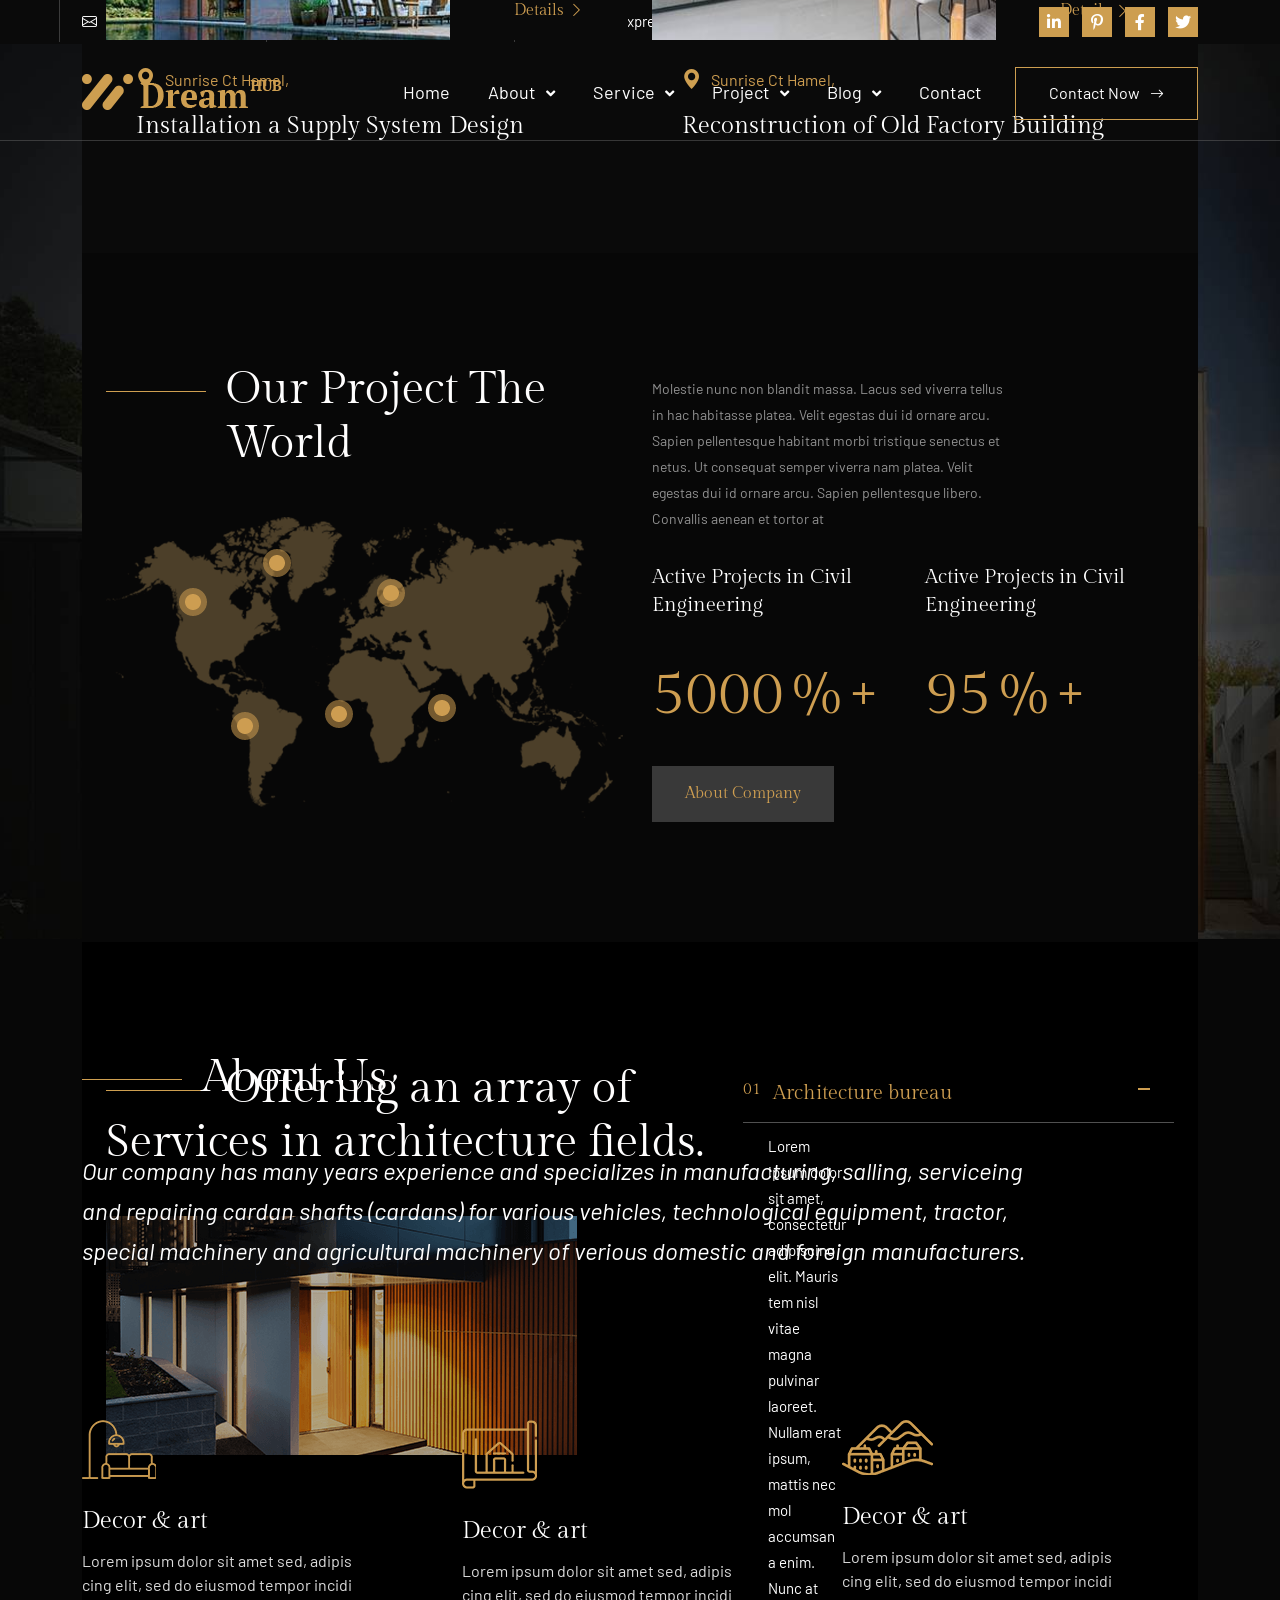
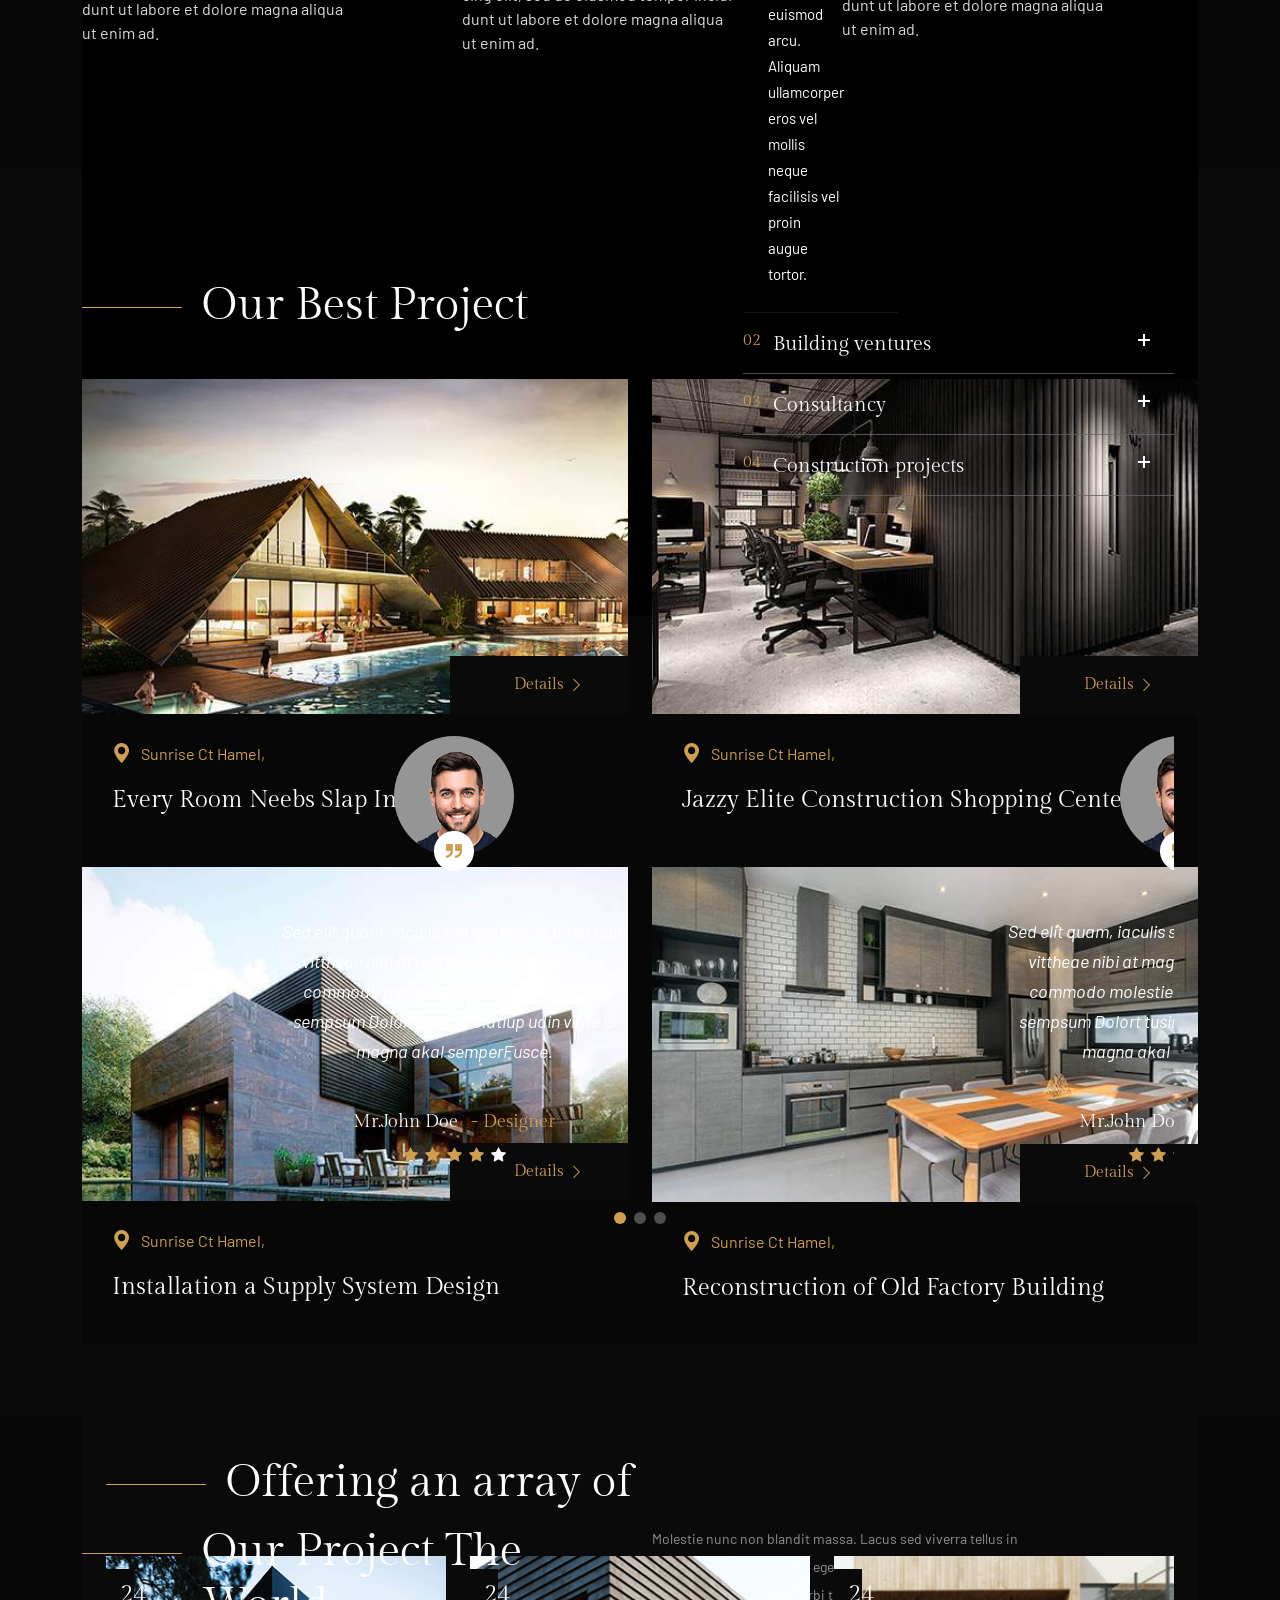
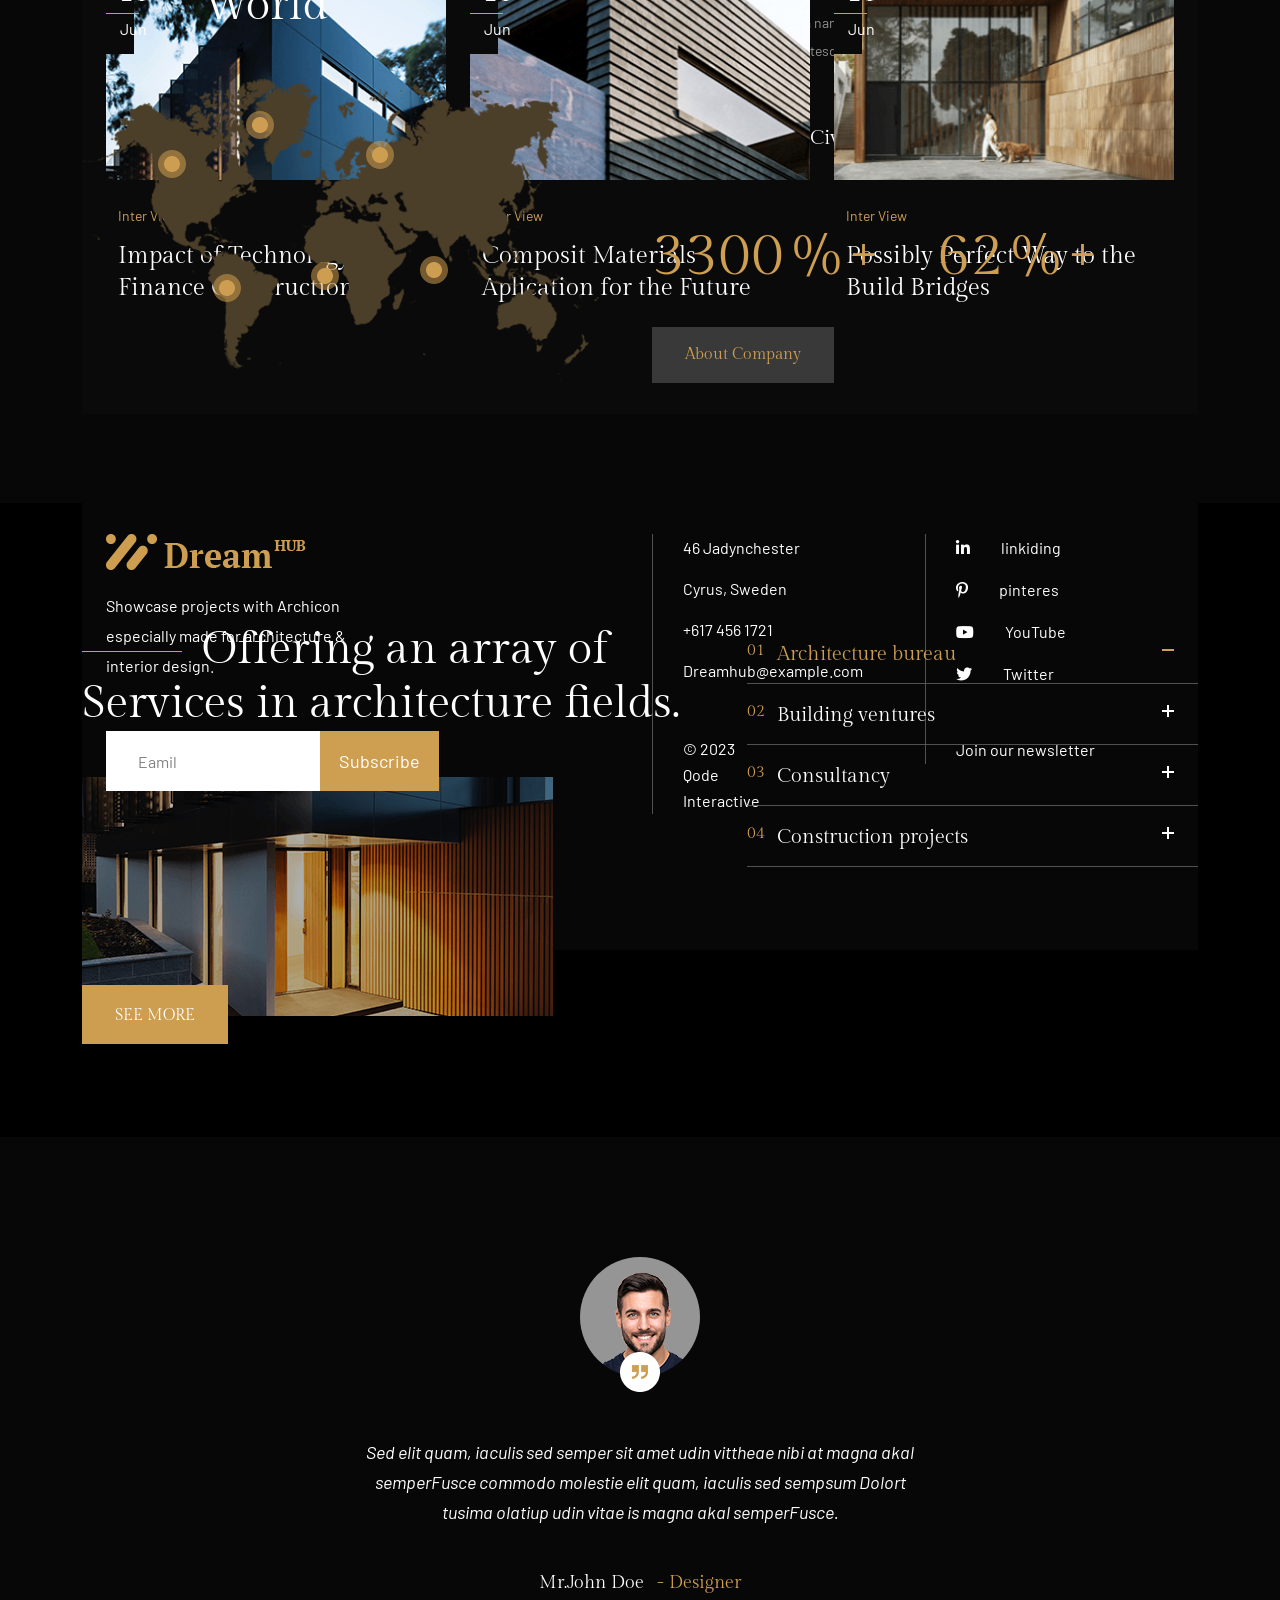
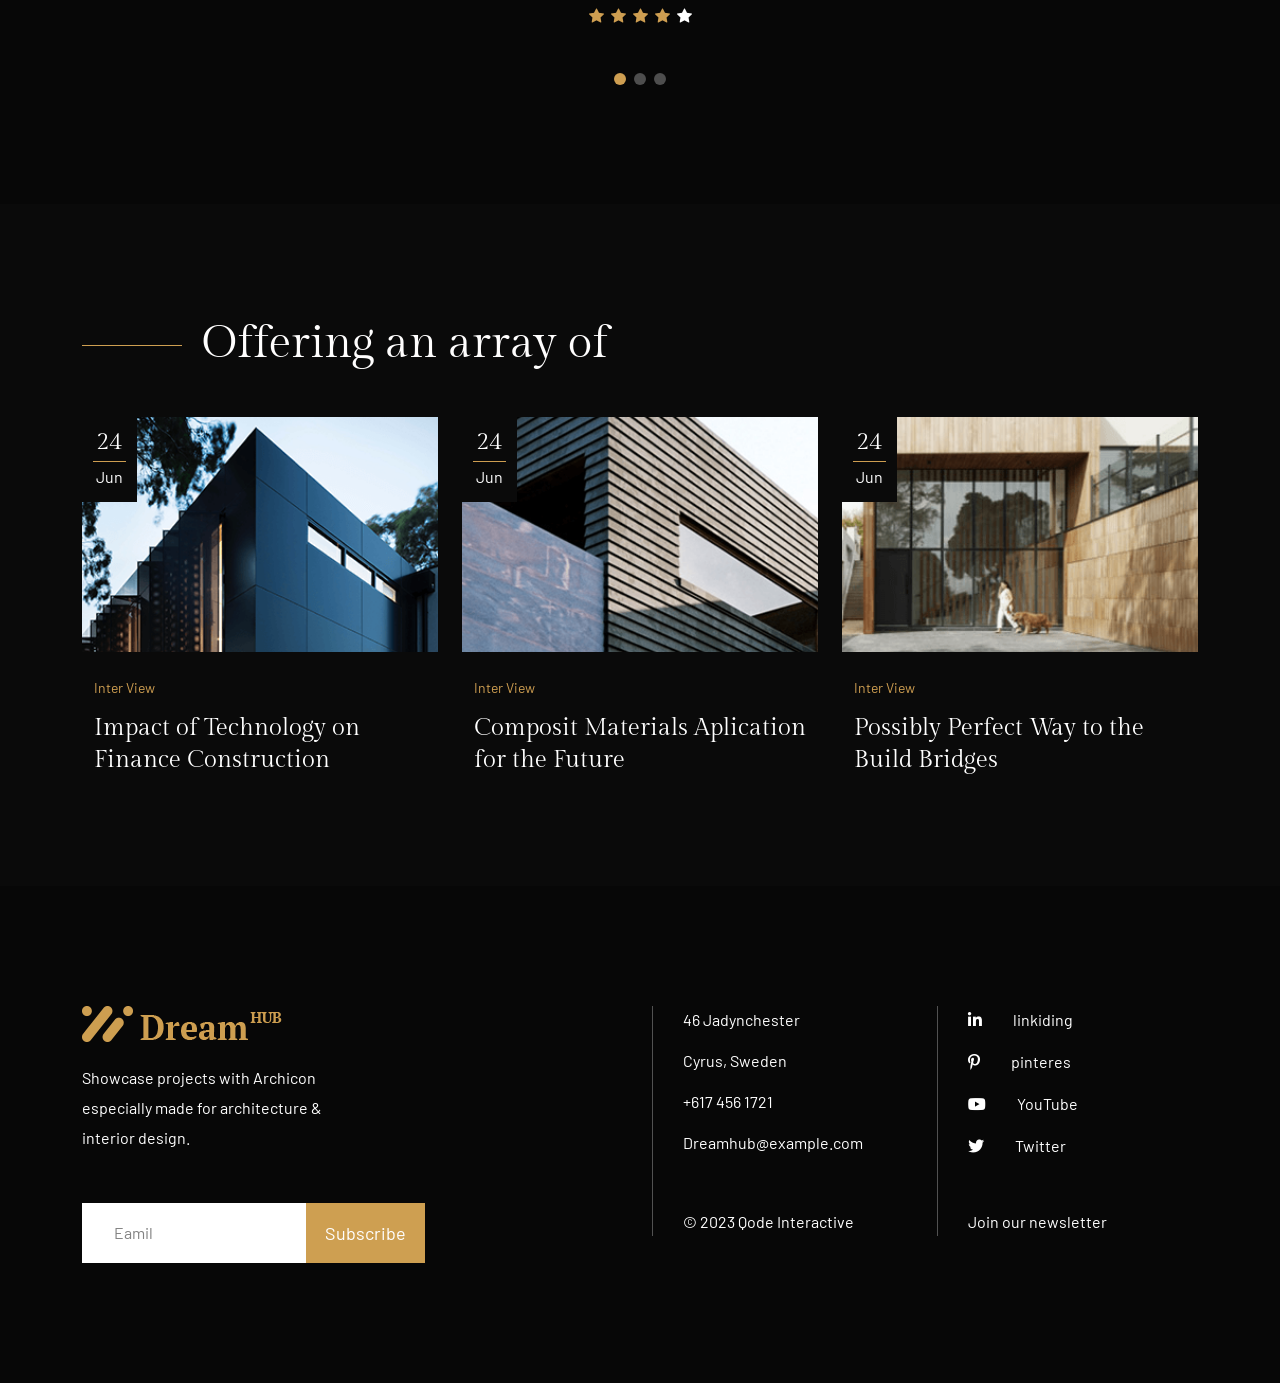
<file: html.ditsolution.net/drtheme/dreamhub/architecture/index-2.html>
<!DOCTYPE HTML>
<html lang="en-US">


<!-- Mirrored from https://html.ditsolution.net/drtheme/dreamhub/architecture/index.html by HTTrack Website Copier/3.x [XR&CO], Wed, 11 Nov 2026 15:43:17 GMT -->
<head>
	<meta charset="UTF-8">
	<meta http-equiv="x-ua-compatible" content="ie=edge">
	<title>Dreamhub Architecture HTML5 Template</title>
	<meta name="description" content="">
	<meta name="viewport" content="width=device-width, initial-scale=1">
	<!-- Favicon -->
	<link rel="icon" type="image/png" sizes="56x56" href="assets/images/fav-icon/fav.png">
	<!-- bootstrap CSS -->
	<link rel="stylesheet" href="assets/css/bootstrap.min.css" type="text/css" media="all">
	<!-- carousel CSS -->
	<link rel="stylesheet" href="assets/css/owl.carousel.min.css" type="text/css" media="all">
	<!-- animate CSS -->
	<link rel="stylesheet" href="assets/css/animate.css" type="text/css" media="all">
	<!-- animated-text CSS -->
	<link rel="stylesheet" href="assets/css/animated-text.css" type="text/css" media="all">
	<!-- font-awesome CSS -->
	<link rel="stylesheet" href="assets/css/all.min.css" type="text/css" media="all">
	<!-- font-flaticon CSS -->
	<link rel="stylesheet" href="assets/css/flaticon.css" type="text/css" media="all">
	<!-- theme-default CSS -->
	<link rel="stylesheet" href="assets/css/theme-default.css" type="text/css" media="all">
	<!-- meanmenu CSS -->
	<link rel="stylesheet" href="assets/css/meanmenu.min.css" type="text/css" media="all">
	<!-- transitions CSS -->
	<link rel="stylesheet" href="assets/css/owl.transitions.css" type="text/css" media="all">
	<!-- venobox CSS -->
	<link rel="stylesheet" href="venobox/venobox.css" type="text/css" media="all">
	<!-- bootstrap icons -->
	<link rel="stylesheet" href="assets/css/bootstrap-icons.css" type="text/css" media="all">
	<!-- Main Style CSS -->
	<link rel="stylesheet" href="style.css" type="text/css" media="all">
	<!-- responsive CSS -->
	<link rel="stylesheet" href="assets/css/responsive.css" type="text/css" media="all">
	<!-- modernizr js -->
	<script src="assets/js/vendor/modernizr-3.5.0.min.js"></script>
</head>

<body>
	<!-- loder -->
	<div class="loader-wrapper">
		<div class="loader"></div>
		<div class="loder-section left-section"></div>
		<div class="loder-section right-section"></div>
	</div>


	<!--==================================================-->
	<!-- Start Architecture Dreamhub Header Area -->
	<!--==================================================-->
	<div class="header-top-menu">
		<div class="container">
			<div class="row ">
				<div class="col-lg-8">
					<!--header top address-->
					<div class="header-top-address">
						<ul>
							<li class="style"><i class="bi bi-envelope"></i>Example@gmail.com</li>
							<li><i class="bi bi-geo-alt"></i>Tower 11 Express Chambers</li>
							<li><i class="bi bi-telephone"></i>Tower 11 Express Chambers</li>
						</ul>
					</div>
				</div>
				<div class="col-lg-4">
					<!--header top address-->
					<div class="header-top-right-social">
						<ul>
							<li><a href="#"><i class="fab fa-linkedin-in"></i></a></li>
							<li><a href="#"><i class="fab fa-pinterest-p"></i></a></li>
							<li><a href="#"><i class="fab fa-facebook-f"></i></a></li>
							<li><a href="#"><i class="fab fa-twitter"></i></a></li>
						</ul>
					</div>
				</div>
			</div>
		</div>
	</div>
	<!--==================================================-->
	<!-- End Architecture Dreamhub Header Area -->
	<!--==================================================-->

	

	<!--==================================================-->
	<!-- Start Architecture Dreamhub Header Area -->
	<!--==================================================-->
	<div class="header-area" id="sticky-header">
		<div class="container">
			<div class="row align-items-center">
				<div class="col-md-3">
				<!--logo-->
					<div class="logo">
						<a class="active" href="index-2.html"><img src="assets/images/logo.png" alt="logo img"></a>
						<a class="active-sticky" href="index-2.html"><img src="assets/images/logo1.png" alt="logo img"></a>
					</div>
				</div>
				<div class="col-md-9">
				<!--header-menu-->
					<div class="header-menu">
						<ul>
							<li><a href="index-2.html">Home</a></li>
							<li><a href="#">About <i class="fas fa-angle-down"></i></a>
								<ul class="sub-menu">
									<li><a href="about-us.html">About Us</a></li>
									<li><a href="team.html">Team</a></li>
									<li><a href="priching.html">Priching</a></li>
									<li><a href="faq.html">Faq</a></li>
									<li><a href="contact.html">Contact</a></li>
								</ul>
							</li>
							<li><a href="#">Service <i class="fas fa-angle-down"></i></a>
								<ul class="sub-menu">
									<li><a href="service.html">Service</a></li>
									<li><a href="service-details.html">Service Detials</a></li>
								</ul>
							</li>
							<li><a href="index-2.html">Project <i class="fas fa-angle-down"></i></a>
								<ul class="sub-menu">
									<li><a href="protfolio.html">Protfolio</a></li>
									<li><a href="protfolio-details.html">Protfolio Detials</a></li>
								</ul>
							</li>
							<li><a href="#">Blog <i class="fas fa-angle-down"></i></a>
								<ul class="sub-menu">
									<li><a href="blog.html">Blog Grid</a></li>
									<li><a href="blog-two.html">Blog Two</a></li>
									<li><a href="blog-details.html">Blgo Detials</a></li>
								</ul>
							</li>
							<li><a href="contact.html">Contact</a></li>
						</ul>
						<div class="header-menu-button">
							<a href="contact.html">Contact Now<i class="bi bi-arrow-right"></i></a>
						</div>
					</div>
				</div>
			</div>
		</div>
	</div>
	<!--==================================================-->
	<!-- END Architecture Dreamhub Header Area -->
	<!--==================================================-->



	<!--==================================================-->
	<!-- Start  Mobile Menu Area -->
	<!--==================================================-->
	<div class="mobile-menu-area sticky d-sm-block d-md-block d-lg-none ">
		<div class="mobile-menu">
			<nav class="header-menu">
				<ul class="nav_scroll">
					<li><a href="index-2.html">Home</a></li>
					<li><a href="#">About</a>
						<ul class="sub-menu">
							<li><a href="about-us.html">About Us</a></li>
							<li><a href="team.html">Team</a></li>
							<li><a href="priching.html">Priching</a></li>
							<li><a href="faq.html">Faq</a></li>
							<li><a href="contact.html">Contact</a></li>
						</ul>
					</li>
					<li><a href="#">Service</a>
						<ul class="sub-menu">
							<li><a href="service.html">Service</a></li>
							<li><a href="service-details.html">Service Detials</a></li>
						</ul>
					</li>
					<li><a href="index-2.html">Project</a>
						<ul class="sub-menu">
							<li><a href="protfolio.html">Protfolio</a></li>
							<li><a href="protfolio-details.html">Protfolio Detials</a></li>
						</ul>
					</li>
					<li><a href="#">Blog</a>
						<ul class="sub-menu">
							<li><a href="blog.html">Blog Grid</a></li>
							<li><a href="blog-two.html">Blog Two</a></li>
							<li><a href="blog-details.html">Blgo Detials</a></li>
						</ul>
					</li>
					<li><a href="contact.html">Contact</a></li>
				</ul>
			</nav>
		</div>
	</div>
	<!--==================================================-->
	<!-- End  Mobile Menu Area -->
	<!--==================================================-->
	
	<!--==================================================-->
	<!-- Start  Architecture Hero Area -->
	<!--==================================================-->
	<div class="hero-area d-flex align-items-center">
		<div class="container">
			<div class="row d-flex align-items-center">
				<div class="col-lg-12 col-md-12">
					<!--hero-content-->
					<div class="hero-content">
						<div class="hero-main-title">
							<h1>Adriana' s</h1>
							<h1>Portfolio</h1>
						</div>
						<!--hero-description-->
						<div class="hero-description">
							<p><html lang="en-US" class=" sizes customelements history pointerevents postmessage webgl websockets cssanimations csscolumns csscolumns-width csscolumns-span csscolumns-fill csscolumns-gap csscolumns-rule csscolumns-rulecolor csscolumns-rulestyle csscolumns-rulewidth csscolumns-breakbefore csscolumns-breakafter csscolumns-breakinside flexbox picture srcset webworkers"><head>
	<meta charset="UTF-8">
	<meta http-equiv="x-ua-compatible" content="ie=edge">
	<title>Dreamhub Architecture HTML5 Template</title>
	<meta name="description" content="">
	<meta name="viewport" content="width=device-width, initial-scale=1">
	<!-- Favicon -->
	<link rel="icon" type="image/png" sizes="56x56" href="assets/images/fav-icon/fav.png">
	<!-- bootstrap CSS -->
	<link rel="stylesheet" href="assets/css/bootstrap.min.css" type="text/css" media="all">
	<!-- carousel CSS -->
	<link rel="stylesheet" href="assets/css/owl.carousel.min.css" type="text/css" media="all">
	<!-- animate CSS -->
	<link rel="stylesheet" href="assets/css/animate.css" type="text/css" media="all">
	<!-- animated-text CSS -->
	<link rel="stylesheet" href="assets/css/animated-text.css" type="text/css" media="all">
	<!-- font-awesome CSS -->
	<link rel="stylesheet" href="assets/css/all.min.css" type="text/css" media="all">
	<!-- font-flaticon CSS -->
	<link rel="stylesheet" href="assets/css/flaticon.css" type="text/css" media="all">
	<!-- theme-default CSS -->
	<link rel="stylesheet" href="assets/css/theme-default.css" type="text/css" media="all">
	<!-- meanmenu CSS -->
	<link rel="stylesheet" href="assets/css/meanmenu.min.css" type="text/css" media="all">
	<!-- transitions CSS -->
	<link rel="stylesheet" href="assets/css/owl.transitions.css" type="text/css" media="all">
	<!-- venobox CSS -->
	<link rel="stylesheet" href="venobox/venobox.css" type="text/css" media="all">
	<!-- bootstrap icons -->
	<link rel="stylesheet" href="assets/css/bootstrap-icons.css" type="text/css" media="all">
	<!-- Main Style CSS -->
	<link rel="stylesheet" href="style.css" type="text/css" media="all">
	<!-- responsive CSS -->
	<link rel="stylesheet" href="assets/css/responsive.css" type="text/css" media="all">
	<!-- modernizr js -->
	<script src="assets/js/vendor/modernizr-3.5.0.min.js"></script>
</head>

<body class="loaded">
	<!-- loder -->
	<div class="loader-wrapper">
		<div class="loader"></div>
		<div class="loder-section left-section"></div>
		<div class="loder-section right-section"></div>
	</div>


	<!--==================================================-->
	<!-- Start Architecture Dreamhub Header Area -->
	<!--==================================================-->
	<div class="header-top-menu">
		<div class="container">
			<div class="row ">
				<div class="col-lg-8">
					<!--header top address-->
					<div class="header-top-address">
						<ul>
							<li class="style"><i class="bi bi-envelope"></i>Example@gmail.com</li>
							<li><i class="bi bi-geo-alt"></i>Tower 11 Express Chambers</li>
							<li><i class="bi bi-telephone"></i>Tower 11 Express Chambers</li>
						</ul>
					</div>
				</div>
				<div class="col-lg-4">
					<!--header top address-->
					<div class="header-top-right-social">
						<ul>
							<li><a href="#"><i class="fab fa-linkedin-in"></i></a></li>
							<li><a href="#"><i class="fab fa-pinterest-p"></i></a></li>
							<li><a href="#"><i class="fab fa-facebook-f"></i></a></li>
							<li><a href="#"><i class="fab fa-twitter"></i></a></li>
						</ul>
					</div>
				</div>
			</div>
		</div>
	</div>
	<!--==================================================-->
	<!-- End Architecture Dreamhub Header Area -->
	<!--==================================================-->

	

	<!--==================================================-->
	<!-- Start Architecture Dreamhub Header Area -->
	<!--==================================================-->
	<div class="header-area" id="sticky-header">
		<div class="container">
			<div class="row align-items-center">
				<div class="col-md-3">
				<!--logo-->
					<div class="logo">
						<a class="active" href="index.html"><img src="assets/images/logo.png" alt="logo img"></a>
						<a class="active-sticky" href="index.html"><img src="assets/images/logo1.png" alt="logo img"></a>
					</div>
				</div>
				<div class="col-md-9">
				<!--header-menu-->
					<div class="header-menu">
						<ul>
							<li><a href="index.html">Home</a></li>
							<li><a href="#">About <i class="fas fa-angle-down"></i></a>
								<ul class="sub-menu">
									<li><a href="about-us.html">About Us</a></li>
									<li><a href="team.html">Team</a></li>
									<li><a href="priching.html">Priching</a></li>
									<li><a href="faq.html">Faq</a></li>
									<li><a href="contact.html">Contact</a></li>
								</ul>
							</li>
							<li><a href="#">Service <i class="fas fa-angle-down"></i></a>
								<ul class="sub-menu">
									<li><a href="service.html">Service</a></li>
									<li><a href="service-details.html">Service Detials</a></li>
								</ul>
							</li>
							<li><a href="index.html">Project <i class="fas fa-angle-down"></i></a>
								<ul class="sub-menu">
									<li><a href="protfolio.html">Protfolio</a></li>
									<li><a href="protfolio-details.html">Protfolio Detials</a></li>
								</ul>
							</li>
							<li><a href="#">Blog <i class="fas fa-angle-down"></i></a>
								<ul class="sub-menu">
									<li><a href="blog.html">Blog Grid</a></li>
									<li><a href="blog-two.html">Blog Two</a></li>
									<li><a href="blog-details.html">Blgo Detials</a></li>
								</ul>
							</li>
							<li><a href="contact.html">Contact</a></li>
						</ul>
						<div class="header-menu-button">
							<a href="contact.html">Contact Now<i class="bi bi-arrow-right"></i></a>
						</div>
					</div>
				</div>
			</div>
		</div>
	</div>
	<!--==================================================-->
	<!-- END Architecture Dreamhub Header Area -->
	<!--==================================================-->



	<!--==================================================-->
	<!-- Start  Mobile Menu Area -->
	<!--==================================================-->
	<div class="mobile-menu-area sticky d-sm-block d-md-block d-lg-none ">
		<div class="mobile-menu mean-container"><div class="mean-bar"><a href="#nav" class="meanmenu-reveal" style="background:transparent;color:#fff;right:0;left:auto;"><span></span> <span></span> <span></span></a><nav class="mean-nav">
				<ul class="nav_scroll" style="display: none;">
					<li><a href="index.html">Home</a></li>
					<li><a href="#">About</a>
						<ul class="sub-menu" style="display: none;">
							<li><a href="about-us.html">About Us</a></li>
							<li><a href="team.html">Team</a></li>
							<li><a href="priching.html">Priching</a></li>
							<li><a href="faq.html">Faq</a></li>
							<li><a href="contact.html">Contact</a></li>
						</ul>
					<a class="mean-expand" href="#" style="font-size: 18px">+</a></li>
					<li><a href="#">Service</a>
						<ul class="sub-menu" style="display: none;">
							<li><a href="service.html">Service</a></li>
							<li><a href="service-details.html">Service Detials</a></li>
						</ul>
					<a class="mean-expand" href="#" style="font-size: 18px">+</a></li>
					<li><a href="index.html">Project</a>
						<ul class="sub-menu" style="display: none;">
							<li><a href="protfolio.html">Protfolio</a></li>
							<li><a href="protfolio-details.html">Protfolio Detials</a></li>
						</ul>
					<a class="mean-expand" href="#" style="font-size: 18px">+</a></li>
					<li><a href="#">Blog</a>
						<ul class="sub-menu" style="display: none;">
							<li><a href="blog.html">Blog Grid</a></li>
							<li><a href="blog-two.html">Blog Two</a></li>
							<li><a href="blog-details.html">Blgo Detials</a></li>
						</ul>
					<a class="mean-expand" href="#" style="font-size: 18px">+</a></li>
					<li class="mean-last"><a href="contact.html">Contact</a></li>
				</ul>
			</nav></div>
			<div class="mean-push"></div><nav class="header-menu" style="display: none;">
				<ul class="nav_scroll">
					<li><a href="index.html">Home</a></li>
					<li><a href="#">About</a>
						<ul class="sub-menu">
							<li><a href="about-us.html">About Us</a></li>
							<li><a href="team.html">Team</a></li>
							<li><a href="priching.html">Priching</a></li>
							<li><a href="faq.html">Faq</a></li>
							<li><a href="contact.html">Contact</a></li>
						</ul>
					</li>
					<li><a href="#">Service</a>
						<ul class="sub-menu">
							<li><a href="service.html">Service</a></li>
							<li><a href="service-details.html">Service Detials</a></li>
						</ul>
					</li>
					<li><a href="index.html">Project</a>
						<ul class="sub-menu">
							<li><a href="protfolio.html">Protfolio</a></li>
							<li><a href="protfolio-details.html">Protfolio Detials</a></li>
						</ul>
					</li>
					<li><a href="#">Blog</a>
						<ul class="sub-menu">
							<li><a href="blog.html">Blog Grid</a></li>
							<li><a href="blog-two.html">Blog Two</a></li>
							<li><a href="blog-details.html">Blgo Detials</a></li>
						</ul>
					</li>
					<li><a href="contact.html">Contact</a></li>
				</ul>
			</nav>
		</div>
	</div>
	<!--==================================================-->
	<!-- End  Mobile Menu Area -->
	<!--==================================================-->
	
	<!--==================================================-->
	<!-- Start  Architecture Hero Area -->
	<!--==================================================-->
	<div class="hero-area d-flex align-items-center">
		<div class="container">
			<div class="row d-flex align-items-center">
				<div class="col-lg-12 col-md-12">
					<!--hero-content-->
					<div class="hero-content">
						<div class="hero-main-title">
							<h1>Adriana' s</h1>
							<h1>Portfolio</h1>
						</div>
						<!--hero-description-->
						<div class="hero-description">
							<p>The best leaders don't create followers—they help others discover their own potential.</p>
						</div>
						<!--hero-button-->
						<div class="hero-button">
							<a href="#">See More</a>
						</div>
					</div>
				</div>
			</div>
		</div>	
	</div>
	<!--==================================================-->
	<!-- End  Architecture Hero Area -->
	<!--==================================================-->





	<!--==================================================-->
	<!-- Start  Architecture About Area -->
	<!--==================================================-->
	<div class="about-area">
		<div class="container">
			<div class="row">
				<div class="col-lg-12">
					<div class="section-title">
						<div class="section-main-title">
							<h1>About Us</h1>
						</div>
						<div class="section-description">
							<p>Our company has many years experience and specializes in manufacturing, salling, serviceing and
								repairing cardan shafts (cardans) for various vehicles, technological equipment, tractor, special machinery
								and agricultural machinery of verious domestic and foreign manufacturers.</p>
						</div>
					</div>
				</div>
			</div>
			<div class="row style_bg">
				<div class="col-lg-4 col-md-6">
					<!--about single box-->
					<div class="about-single-box">
						<div class="about-icon">
							<img src="assets/images/about-icon1.png" alt="about icon">
						</div>
						<!--about content-->
						<div class="about-content">
							<div class="about-title">
								<h3>Decor &amp; art</h3>
							</div>
							<div class="about-description">
								<p>Lorem ipsum dolor sit amet sed, adipis
									cing elit, sed do eiusmod tempor incidi
									dunt ut labore et dolore magna aliqua
									ut enim ad.</p>
							</div>
						</div>
					</div>
				</div>
				<div class="col-lg-4 col-md-6">
					<!--about single box-->
					<div class="about-single-box">
						<div class="about-icon">
							<img src="assets/images/about-icon2.png" alt="about icon">
						</div>
						<!--about content-->
						<div class="about-content">
							<div class="about-title">
								<h3>Decor &amp; art</h3>
							</div>
							<div class="about-description">
								<p>Lorem ipsum dolor sit amet sed, adipis
									cing elit, sed do eiusmod tempor incidi
									dunt ut labore et dolore magna aliqua
									ut enim ad.</p>
							</div>
						</div>
					</div>
				</div>
				<div class="col-lg-4 col-md-6">
					<!--about single box-->
					<div class="about-single-box">
						<div class="about-icon">
							<img src="assets/images/about-icon3.png" alt="about icon">
						</div>
						<!--about content-->
						<div class="about-content">
							<div class="about-title">
								<h3>Decor &amp; art</h3>
							</div>
							<div class="about-description">
								<p>Lorem ipsum dolor sit amet sed, adipis
									cing elit, sed do eiusmod tempor incidi
									dunt ut labore et dolore magna aliqua
									ut enim ad.</p>
							</div>
						</div>
					</div>
				</div>
			</div>
		</div>	
	</div>
	<!--==================================================-->
	<!-- End  Architecture About Area -->
	<!--==================================================-->




	<!--==================================================-->
	<!-- Start  Architecture  Project Area -->
	<!--==================================================-->
	<div class="project-area">
		<div class="container">
			<div class="row">
				<div class="col-lg-12">
					<div class="section-title">
						<div class="section-main-title">
							<h1>Our Best Project</h1>
						</div>
					</div>
				</div>
			</div>
			<div class="row">
				<div class="col-lg-6 col-md-6">
					<!--project single box-->
					<div class="project-single-box">
						<div class="project-thumb">
							<img src="assets/images/project-thumb1.jpg" alt="project thumb">
							<div class="project-details-button">
								<a href="protfolio-details.html">Details<i class="bi bi-chevron-right"></i></a>
							</div>
						</div>
						<!--project content-->
						<div class="project-content">
							<div class="project-location">
								<span><i class="bi bi-geo-alt-fill"></i>Sunrise Ct Hamel,</span>
							</div>
							<div class="project-title">
								<h3><a href="protfolio-details.html">Every Room Neebs Slap In The Face !</a></h3>
							</div>
						</div>
					</div>
				</div>
				<div class="col-lg-6 col-md-6">
					<!--project single box-->
					<div class="project-single-box">
						<div class="project-thumb">
							<img src="assets/images/project-thumb2.jpg" alt="project thumb">
							<div class="project-details-button">
								<a href="protfolio-details.html">Details<i class="bi bi-chevron-right"></i></a>
							</div>
						</div>
						<!--project content-->
						<div class="project-content">
							<div class="project-location">
								<span><i class="bi bi-geo-alt-fill"></i>Sunrise Ct Hamel,</span>
							</div>
							<div class="project-title">
								<h3><a href="protfolio-details.html">Jazzy Elite Construction Shopping Center</a></h3>
							</div>
						</div>
					</div>
				</div>
				<div class="col-lg-6 col-md-6">
					<!--project single box-->
					<div class="project-single-box">
						<div class="project-thumb">
							<img src="assets/images/project-thumb3.jpg" alt="project thumb">
							<div class="project-details-button">
								<a href="protfolio-details.html">Details<i class="bi bi-chevron-right"></i></a>
							</div>
						</div>
						<!--project content-->
						<div class="project-content">
							<div class="project-location">
								<span><i class="bi bi-geo-alt-fill"></i>Sunrise Ct Hamel,</span>
							</div>
							<div class="project-title">
								<h3><a href="protfolio-details.html">Installation a Supply System Design</a></h3>
							</div>
						</div>
					</div>
				</div>
				<div class="col-lg-6 col-md-6">
					<!--project single box-->
					<div class="project-single-box">
						<div class="project-thumb">
							<img src="assets/images/project-thumb4.jpg" alt="project thumb">
							<div class="project-details-button">
								<a href="protfolio-details.html">Details<i class="bi bi-chevron-right"></i></a>
							</div>
						</div>
						<!--project content-->
						<div class="project-content">
							<div class="project-location">
								<span><i class="bi bi-geo-alt-fill"></i>Sunrise Ct Hamel,</span>
							</div>
							<div class="project-title">
								<h3><a href="protfolio-details.html">Reconstruction of Old Factory Building</a></h3>
							</div>
						</div>
					</div>
				</div>
			</div>
		</div>	
	</div>
	<!--==================================================-->
	<!-- End  Architecture  Project Area -->
	<!--==================================================-->



	<!--==================================================-->
	<!-- Start  Architecture  map Area -->
	<!--==================================================-->
	<div class="map-area">
		<div class="container">
			<div class="row">
				<div class="col-lg-6">
					<div class="map-left">
						<div class="section-title">
							<div class="section-main-title">
								<h1>Our Project The World</h1>
							</div>
						</div>
						<div class="map-thumb">
							<img src="assets/images/map.png" alt="map img">
							<div class="map-all-shape">
								<div class="shape-1 dance">
									<img src="assets/images/map-shape.png" alt="map shape">
								</div>
								<div class="shape-2 dance2">
									<img src="assets/images/map-shape.png" alt="map shape">
								</div>
								<div class="shape-3 dance3">
									<img src="assets/images/map-shape.png" alt="map shape">
								</div>
								<div class="shape-4 dance4">
									<img src="assets/images/map-shape.png" alt="map shape">
								</div>
								<div class="shape-5 dance5">
									<img src="assets/images/map-shape.png" alt="map shape">
								</div>
								<div class="shape-6 dance6">
									<img src="assets/images/map-shape.png" alt="map shape">
								</div>
							</div>
						</div>
					</div>
				</div>
				<div class="col-lg-6">
					<div class="map-right">
						<div class="map-description">
							<p>Molestie nunc non blandit massa. Lacus sed viverra tellus
								in hac habitasse platea. Velit egestas dui id ornare arcu.
								Sapien pellentesque habitant morbi tristique senectus
								et netus. Ut consequat semper viverra nam platea. Velit egestas dui id ornare arcu. Sapien pellentesque libero.
								Convallis aenean et tortor at</p>
						</div>
						<div class="row">
							<div class="col-lg-6 col-md-6">
								<div class="map-title">
									<h3>Active Projects in Civil Engineering</h3>
								</div>
							</div>
							<div class="col-lg-6 col-md-6">
								<div class="map-title">
									<h3>Active Projects in Civil Engineering</h3>
								</div>
							</div>
						</div>
						<div class="row">
							<div class="col-lg-6 col-md-6">
								<div class="counter-namber">
									<h1 class="counter">5000</h1>
									<h1>%+</h1>
								</div>
							</div>
							<div class="col-lg-6 col-md-6">
								<div class="counter-namber">
									<h1 class="counter">95</h1>
									<h1>%+</h1>
								</div>
							</div>
						</div>
						<div class="map-button">
							<a href="#">About Company</a>
						</div>
					</div>
				</div>
			</div>
		</div>
	</div>
	<!--==================================================-->
	<!-- End  Architecture  About Area -->
	<!--==================================================-->


	<!--==================================================-->
	<!-- Start  Architecture Faq Area  Area -->
	<!--==================================================-->
	<div class="faq-area">
		<div class="container">
			<div class="row">
				<div class="col-lg-7">
					<div class="section-title">
						<div class="section-main-title">
							<h1>Offering an array of</h1>
							<h1 class="section_style">Services in architecture fields.</h1>
						</div>
					</div>
					<div class="faq-thumb">
						<img src="assets/images/faq.png" alt="faq thumb">
					</div>
				</div>
				<div class="col-lg-5">
					<!-- Start Accordion -->
					<div class="tab_container">
						<div id="tab1" class="tab_content">
							<ul class="accordion">
								<li>
									<a class="active"><span class="namber">01</span><span>Architecture bureau</span></a>
									<p style="display: block;">Lorem ipsum dolor sit amet, consectetur adipiscing elit. Mauris tem
										nisl vitae magna pulvinar laoreet. Nullam erat ipsum, mattis nec mol
										accumsan a enim. Nunc at euismod arcu. Aliquam ullamcorper eros 
										vel mollis neque facilisis vel proin augue tortor.</p>
								</li>
								<li>
									<a><span class="namber">02</span><span>Building ventures</span></a>
									<p>Lorem ipsum dolor sit amet, consectetur adipiscing elit. Mauris tem
										nisl vitae magna pulvinar laoreet. Nullam erat ipsum, mattis nec mol
										accumsan a enim. Nunc at euismod arcu. Aliquam ullamcorper eros 
										vel mollis neque facilisis vel proin augue tortor.</p>
								</li>
								<li>
									<a><span class="namber">03</span><span>Consultancy</span></a>
									<p>Lorem ipsum dolor sit amet, consectetur adipiscing elit. Mauris tem
										nisl vitae magna pulvinar laoreet. Nullam erat ipsum, mattis nec mol
										accumsan a enim. Nunc at euismod arcu. Aliquam ullamcorper eros 
										vel mollis neque facilisis vel proin augue tortor.</p>
								</li>
								<li>
									<a><span class="namber">04</span><span>Construction projects</span></a>
									<p>Lorem ipsum dolor sit amet, consectetur adipiscing elit. Mauris tem
										nisl vitae magna pulvinar laoreet. Nullam erat ipsum, mattis nec mol
										accumsan a enim. Nunc at euismod arcu. Aliquam ullamcorper eros 
										vel mollis neque facilisis vel proin augue tortor.</p>
								</li>
							</ul>
						</div>
					</div>
				</div>
			</div>
		</div>
	</div>
	<!--==================================================-->
	<!-- END  Architecture Faq Area  Area -->
	<!--==================================================-->




	<!--==================================================-->
	<!-- Start  Architecture  Testimonial Area -->
	<!--==================================================-->
	<div class="testimonial-area">
		<div class="container">
			<div class="row">
				<div class="testimonial_list owl-carousel owl-loaded owl-drag">
					
					
					
				<div class="owl-stage-outer"><div class="owl-stage" style="transform: translate3d(-2178px, 0px, 0px); transition: all; width: 5082px;"><div class="owl-item cloned" style="width: 696px; margin-right: 30px;"><div class="col-lg-12">
						<div class="testimonial-box">
							<div class="testi-thumb">
								<img src="assets/images/testi-thumb.png" alt="testi-thumb">
							</div>
							<div class="testi-description">
								<p>Sed elit quam, iaculis sed semper sit amet udin vittheae nibi at magna akal semperFusce
									commodo molestie  elit quam, iaculis sed sempsum Dolort tusima olatiup udin vitae is 
									magna akal semperFusce.</p>
							</div>
							<div class="testi-name-title">
								<h3>Mr.John Doe</h3>
								<span>- Designer</span>
							</div>
							<div class="testi-star-icon">
								<i class="bi bi-star-fill"></i>
								<i class="bi bi-star-fill"></i>
								<i class="bi bi-star-fill"></i>
								<i class="bi bi-star-fill"></i>
								<i class=" style bi bi-star-fill"></i>
							</div>
						</div>
					</div></div><div class="owl-item cloned" style="width: 696px; margin-right: 30px;"><div class="col-lg-12">
						<div class="testimonial-box">
							<div class="testi-thumb">
								<img src="assets/images/testi-thumb.png" alt="testi-thumb">
							</div>
							<div class="testi-description">
								<p>Sed elit quam, iaculis sed semper sit amet udin vittheae nibi at magna akal semperFusce
									commodo molestie  elit quam, iaculis sed sempsum Dolort tusima olatiup udin vitae is 
									magna akal semperFusce.</p>
							</div>
							<div class="testi-name-title">
								<h3>Mr.John Doe</h3>
								<span>- Designer</span>
							</div>
							<div class="testi-star-icon">
								<i class="bi bi-star-fill"></i>
								<i class="bi bi-star-fill"></i>
								<i class="bi bi-star-fill"></i>
								<i class="bi bi-star-fill"></i>
								<i class=" style bi bi-star-fill"></i>
							</div>
						</div>
					</div></div><div class="owl-item" style="width: 696px; margin-right: 30px;"><div class="col-lg-12">
						<div class="testimonial-box">
							<div class="testi-thumb">
								<img src="assets/images/testi-thumb.png" alt="testi-thumb">
							</div>
							<div class="testi-description">
								<p>Sed elit quam, iaculis sed semper sit amet udin vittheae nibi at magna akal semperFusce
									commodo molestie  elit quam, iaculis sed sempsum Dolort tusima olatiup udin vitae is 
									magna akal semperFusce.</p>
							</div>
							<div class="testi-name-title">
								<h3>Mr.John Doe</h3>
								<span>- Designer</span>
							</div>
							<div class="testi-star-icon">
								<i class="bi bi-star-fill"></i>
								<i class="bi bi-star-fill"></i>
								<i class="bi bi-star-fill"></i>
								<i class="bi bi-star-fill"></i>
								<i class=" style bi bi-star-fill"></i>
							</div>
						</div>
					</div></div><div class="owl-item active" style="width: 696px; margin-right: 30px;"><div class="col-lg-12">
						<div class="testimonial-box">
							<div class="testi-thumb">
								<img src="assets/images/testi-thumb.png" alt="testi-thumb">
							</div>
							<div class="testi-description">
								<p>Sed elit quam, iaculis sed semper sit amet udin vittheae nibi at magna akal semperFusce
									commodo molestie  elit quam, iaculis sed sempsum Dolort tusima olatiup udin vitae is 
									magna akal semperFusce.</p>
							</div>
							<div class="testi-name-title">
								<h3>Mr.John Doe</h3>
								<span>- Designer</span>
							</div>
							<div class="testi-star-icon">
								<i class="bi bi-star-fill"></i>
								<i class="bi bi-star-fill"></i>
								<i class="bi bi-star-fill"></i>
								<i class="bi bi-star-fill"></i>
								<i class=" style bi bi-star-fill"></i>
							</div>
						</div>
					</div></div><div class="owl-item" style="width: 696px; margin-right: 30px;"><div class="col-lg-12">
						<div class="testimonial-box">
							<div class="testi-thumb">
								<img src="assets/images/testi-thumb.png" alt="testi-thumb">
							</div>
							<div class="testi-description">
								<p>Sed elit quam, iaculis sed semper sit amet udin vittheae nibi at magna akal semperFusce
									commodo molestie  elit quam, iaculis sed sempsum Dolort tusima olatiup udin vitae is 
									magna akal semperFusce.</p>
							</div>
							<div class="testi-name-title">
								<h3>Mr.John Doe</h3>
								<span>- Designer</span>
							</div>
							<div class="testi-star-icon">
								<i class="bi bi-star-fill"></i>
								<i class="bi bi-star-fill"></i>
								<i class="bi bi-star-fill"></i>
								<i class="bi bi-star-fill"></i>
								<i class=" style bi bi-star-fill"></i>
							</div>
						</div>
					</div></div><div class="owl-item cloned" style="width: 696px; margin-right: 30px;"><div class="col-lg-12">
						<div class="testimonial-box">
							<div class="testi-thumb">
								<img src="assets/images/testi-thumb.png" alt="testi-thumb">
							</div>
							<div class="testi-description">
								<p>Sed elit quam, iaculis sed semper sit amet udin vittheae nibi at magna akal semperFusce
									commodo molestie  elit quam, iaculis sed sempsum Dolort tusima olatiup udin vitae is 
									magna akal semperFusce.</p>
							</div>
							<div class="testi-name-title">
								<h3>Mr.John Doe</h3>
								<span>- Designer</span>
							</div>
							<div class="testi-star-icon">
								<i class="bi bi-star-fill"></i>
								<i class="bi bi-star-fill"></i>
								<i class="bi bi-star-fill"></i>
								<i class="bi bi-star-fill"></i>
								<i class=" style bi bi-star-fill"></i>
							</div>
						</div>
					</div></div><div class="owl-item cloned" style="width: 696px; margin-right: 30px;"><div class="col-lg-12">
						<div class="testimonial-box">
							<div class="testi-thumb">
								<img src="assets/images/testi-thumb.png" alt="testi-thumb">
							</div>
							<div class="testi-description">
								<p>Sed elit quam, iaculis sed semper sit amet udin vittheae nibi at magna akal semperFusce
									commodo molestie  elit quam, iaculis sed sempsum Dolort tusima olatiup udin vitae is 
									magna akal semperFusce.</p>
							</div>
							<div class="testi-name-title">
								<h3>Mr.John Doe</h3>
								<span>- Designer</span>
							</div>
							<div class="testi-star-icon">
								<i class="bi bi-star-fill"></i>
								<i class="bi bi-star-fill"></i>
								<i class="bi bi-star-fill"></i>
								<i class="bi bi-star-fill"></i>
								<i class=" style bi bi-star-fill"></i>
							</div>
						</div>
					</div></div></div></div><div class="owl-nav disabled"><div class="owl-prev"><i class="bi bi-arrow-left" '=""></i></div><div class="owl-next"><i class="bi bi-arrow-right" '=""></i></div></div><div class="owl-dots"><div class="owl-dot"><span></span></div><div class="owl-dot active"><span></span></div><div class="owl-dot"><span></span></div></div></div>
			</div>
		</div>
	</div>
	<!--==================================================-->
	<!-- End  Architecture  Testimonial Area -->
	<!--==================================================-->

	



	<!--==================================================-->
	<!-- Start  Architecture  Blog Area -->
	<!--==================================================-->
	<div class="blog-area">
		<div class="container">
			<div class="row">
				<div class="col-lg-12">
					<div class="section-title">
						<div class="section-main-title">
							<h1>Offering an array of</h1>
						</div>
					</div>
				</div>
			</div>
			<div class="row">
				<div class="col-lg-4 col-md-6">
					<!--testimonial single box-->
					<div class="single-blgo-box">
						<div class="blog-thumb">
							<img src="assets/images/blog1.png" alt="blog img">
							<!--blog date-->
							<div class="blog-date">
								<p>24<span>Jun</span></p>
							</div>
						</div>
						<!--blog content-->
						<div class="blog-content">
							<div class="blog-view">
								<span>Inter View</span>
							</div>
							<!--blog title-->
							<div class="blog-title">
								<h3><a href="blog-details.html">Impact of Technology on Finance Construction</a></h3>
							</div>
						</div>
					</div>
				</div>
				<div class="col-lg-4 col-md-6">
					<!--testimonial single box-->
					<div class="single-blgo-box">
						<div class="blog-thumb">
							<img src="assets/images/blog2.png" alt="blog img">
							<!--blog date-->
							<div class="blog-date">
								<p>24<span>Jun</span></p>
							</div>
						</div>
						<!--blog content-->
						<div class="blog-content">
							<div class="blog-view">
								<span>Inter View</span>
							</div>
							<!--blog title-->
							<div class="blog-title">
								<h3><a href="blog-details.html">Composit Materials Aplication for the Future</a></h3>
							</div>
						</div>
					</div>
				</div>
				<div class="col-lg-4 col-md-6">
					<!--testimonial single box-->
					<div class="single-blgo-box">
						<div class="blog-thumb">
							<img src="assets/images/blog3.png" alt="blog img">
							<!--blog date-->
							<div class="blog-date">
								<p>24<span>Jun</span></p>
							</div>
						</div>
						<!--blog content-->
						<div class="blog-content">
							<div class="blog-view">
								<span>Inter View</span>
							</div>
							<!--blog title-->
							<div class="blog-title">
								<h3><a href="blog-details.html">Possibly Perfect Way to the Build Bridges</a></h3>
							</div>
						</div>
					</div>
				</div>
			</div>
		</div>
	</div>
	<!--==================================================-->
	<!-- End  Architecture  Blog Area -->
	<!--==================================================-->







	<!--==================================================-->
	<!-- Start  Architecture  Blog Area -->
	<!--==================================================-->
	<div class="footer-area">
		<div class="container">
			<div class="row">
				<div class="col-lg-6 col-md-6">
					<div class="footer-widget-item style">
						<div class="footer-logo">
							<a href="index.html"><img src="assets/images/logo.png" alt="logo img"></a>
						</div>
						<div class="footer-widget-description">
							<p>Showcase projects with Archicon especially made
								for architecture &amp; interior design.</p>
						</div>
						<form>
							<div class="form-box">
								<input type="text" name="email" placeholder="Eamil" required="">
									<button type="submit">Subscribe</button>
							</div>	
						</form>
					</div>
				</div>
				<div class="col-lg-3 col-md-6">
					<div class="footer-widget-item">
						<div class="footer-widget-address">
							<ul>
								<li>46 Jadynchester</li>
								<li>Cyrus, Sweden</li>
								<li>+617 456 1721</li>
								<li>Dreamhub@example.com</li>
							</ul>
							<p>© 2023 Qode Interactive</p>
						</div>
					</div>
				</div>
				<div class="col-lg-3 col-md-6">
					<div class="footer-widget-item">
						<div class="footer-widget-social-info">
							<ul>
								<li><a href="#"><i class="fab fa-linkedin-in"></i>linkiding</a></li>
								<li><a href="#"><i class="fab fa-pinterest-p"></i>pinteres</a></li>
								<li><a href="#"><i class="fab fa-youtube"></i>YouTube</a></li>
								<li><a href="#"><i class="fab fa-twitter"></i>Twitter</a></li>
							</ul>
							<div class="newsletter">
								<a href="#">Join our newsletter</a>
							</div>
						</div>
					</div>
				</div>
			</div>
		</div>
	</div>
	<!--==================================================-->
	<!-- End  Architecture  Blog Area -->
	<!--==================================================-->


	<!--==================================================-->
	<!-- Start scrollup section Section -->
	<!--==================================================-->
	<!-- scrollup section -->
	<div class="scroll-area">
		<div class="top-wrap">
			<div class="go-top-btn-wraper">
				<div class="go-top go-top-button">
					<i class="bi bi-chevron-double-up"></i>
					<i class="bi bi-chevron-double-up"></i>
				</div>
			</div>
		</div>
	</div>
	<!--==================================================-->
	<!-- Start scrollup section Section -->
	<!--==================================================-->

	
	
	
	






	<!-- jquery js -->
	<script src="assets/js/vendor/jquery-3.6.2.min.js"></script>
	<script src="assets/js/popper.min.js"></script>
	<!-- bootstrap js -->
	<script src="assets/js/bootstrap.min.js"></script>
	<!-- carousel js -->
	<script src="assets/js/owl.carousel.min.js"></script>
	<!-- counterup js -->
	<script src="assets/js/jquery.counterup.min.js"></script>
	<!-- waypoints js -->
	<script src="assets/js/waypoints.min.js"></script>
	<!-- wow js -->
	<script src="assets/js/wow.js"></script>
	<!-- imagesloaded js -->
	<script src="assets/js/imagesloaded.pkgd.min.js"></script>
	<!-- venobox js -->
	<script src="venobox/venobox.js"></script>
	<!--  animated-text js -->
	<script src="assets/js/animated-text.js"></script>
	<!-- venobox min js -->
	<script src="venobox/venobox.min.js"></script>
	<!-- isotope js -->
	<script src="assets/js/isotope.pkgd.min.js"></script>
	<!-- jquery meanmenu js -->
	<script src="assets/js/jquery.meanmenu.js"></script>
	<!-- jquery scrollup js -->
	<script src="assets/js/jquery.scrollUp.js"></script>
	<script src="assets/js/jquery.barfiller.js"></script>
	<!-- theme js -->
	<script src="assets/js/theme.js"></script><a id="scrollUp" href="#top" style="position: fixed; z-index: 2147483647; display: none;"><i class="fa fa-angle-up"></i></a>


</body></html></p>
						</div>
						<!--hero-button-->
						<div class="hero-button">
							<a href="#">See More</a>
						</div>
					</div>
				</div>
			</div>
		</div>	
	</div>
	<!--==================================================-->
	<!-- End  Architecture Hero Area -->
	<!--==================================================-->





	<!--==================================================-->
	<!-- Start  Architecture About Area -->
	<!--==================================================-->
	<div class="about-area">
		<div class="container">
			<div class="row">
				<div class="col-lg-12">
					<div class="section-title">
						<div class="section-main-title">
							<h1>About Us</h1>
						</div>
						<div class="section-description">
							<p>Our company has many years experience and specializes in manufacturing, salling, serviceing and
								repairing cardan shafts (cardans) for various vehicles, technological equipment, tractor, special machinery
								and agricultural machinery of verious domestic and foreign manufacturers.</p>
						</div>
					</div>
				</div>
			</div>
			<div class="row style_bg">
				<div class="col-lg-4 col-md-6">
					<!--about single box-->
					<div class="about-single-box">
						<div class="about-icon">
							<img src="assets/images/about-icon1.png" alt="about icon">
						</div>
						<!--about content-->
						<div class="about-content">
							<div class="about-title">
								<h3>Decor & art</h3>
							</div>
							<div class="about-description">
								<p>Lorem ipsum dolor sit amet sed, adipis
									cing elit, sed do eiusmod tempor incidi
									dunt ut labore et dolore magna aliqua
									ut enim ad.</p>
							</div>
						</div>
					</div>
				</div>
				<div class="col-lg-4 col-md-6">
					<!--about single box-->
					<div class="about-single-box">
						<div class="about-icon">
							<img src="assets/images/about-icon2.png" alt="about icon">
						</div>
						<!--about content-->
						<div class="about-content">
							<div class="about-title">
								<h3>Decor & art</h3>
							</div>
							<div class="about-description">
								<p>Lorem ipsum dolor sit amet sed, adipis
									cing elit, sed do eiusmod tempor incidi
									dunt ut labore et dolore magna aliqua
									ut enim ad.</p>
							</div>
						</div>
					</div>
				</div>
				<div class="col-lg-4 col-md-6">
					<!--about single box-->
					<div class="about-single-box">
						<div class="about-icon">
							<img src="assets/images/about-icon3.png" alt="about icon">
						</div>
						<!--about content-->
						<div class="about-content">
							<div class="about-title">
								<h3>Decor & art</h3>
							</div>
							<div class="about-description">
								<p>Lorem ipsum dolor sit amet sed, adipis
									cing elit, sed do eiusmod tempor incidi
									dunt ut labore et dolore magna aliqua
									ut enim ad.</p>
							</div>
						</div>
					</div>
				</div>
			</div>
		</div>	
	</div>
	<!--==================================================-->
	<!-- End  Architecture About Area -->
	<!--==================================================-->




	<!--==================================================-->
	<!-- Start  Architecture  Project Area -->
	<!--==================================================-->
	<div class="project-area">
		<div class="container">
			<div class="row">
				<div class="col-lg-12">
					<div class="section-title">
						<div class="section-main-title">
							<h1>Our Best Project</h1>
						</div>
					</div>
				</div>
			</div>
			<div class="row">
				<div class="col-lg-6 col-md-6">
					<!--project single box-->
					<div class="project-single-box">
						<div class="project-thumb">
							<img src="assets/images/project-thumb1.jpg" alt="project thumb">
							<div class="project-details-button">
								<a href="protfolio-details.html">Details<i class="bi bi-chevron-right"></i></a>
							</div>
						</div>
						<!--project content-->
						<div class="project-content">
							<div class="project-location">
								<span><i class="bi bi-geo-alt-fill"></i>Sunrise Ct Hamel,</span>
							</div>
							<div class="project-title">
								<h3><a href="protfolio-details.html">Every Room Neebs Slap In The Face !</a></h3>
							</div>
						</div>
					</div>
				</div>
				<div class="col-lg-6 col-md-6">
					<!--project single box-->
					<div class="project-single-box">
						<div class="project-thumb">
							<img src="assets/images/project-thumb2.jpg" alt="project thumb">
							<div class="project-details-button">
								<a href="protfolio-details.html">Details<i class="bi bi-chevron-right"></i></a>
							</div>
						</div>
						<!--project content-->
						<div class="project-content">
							<div class="project-location">
								<span><i class="bi bi-geo-alt-fill"></i>Sunrise Ct Hamel,</span>
							</div>
							<div class="project-title">
								<h3><a href="protfolio-details.html">Jazzy Elite Construction Shopping Center</a></h3>
							</div>
						</div>
					</div>
				</div>
				<div class="col-lg-6 col-md-6">
					<!--project single box-->
					<div class="project-single-box">
						<div class="project-thumb">
							<img src="assets/images/project-thumb3.jpg" alt="project thumb">
							<div class="project-details-button">
								<a href="protfolio-details.html">Details<i class="bi bi-chevron-right"></i></a>
							</div>
						</div>
						<!--project content-->
						<div class="project-content">
							<div class="project-location">
								<span><i class="bi bi-geo-alt-fill"></i>Sunrise Ct Hamel,</span>
							</div>
							<div class="project-title">
								<h3><a href="protfolio-details.html">Installation a Supply System Design</a></h3>
							</div>
						</div>
					</div>
				</div>
				<div class="col-lg-6 col-md-6">
					<!--project single box-->
					<div class="project-single-box">
						<div class="project-thumb">
							<img src="assets/images/project-thumb4.jpg" alt="project thumb">
							<div class="project-details-button">
								<a href="protfolio-details.html">Details<i class="bi bi-chevron-right"></i></a>
							</div>
						</div>
						<!--project content-->
						<div class="project-content">
							<div class="project-location">
								<span><i class="bi bi-geo-alt-fill"></i>Sunrise Ct Hamel,</span>
							</div>
							<div class="project-title">
								<h3><a href="protfolio-details.html">Reconstruction of Old Factory Building</a></h3>
							</div>
						</div>
					</div>
				</div>
			</div>
		</div>	
	</div>
	<!--==================================================-->
	<!-- End  Architecture  Project Area -->
	<!--==================================================-->



	<!--==================================================-->
	<!-- Start  Architecture  map Area -->
	<!--==================================================-->
	<div class="map-area">
		<div class="container">
			<div class="row">
				<div class="col-lg-6">
					<div class="map-left">
						<div class="section-title">
							<div class="section-main-title">
								<h1>Our Project The World</h1>
							</div>
						</div>
						<div class="map-thumb">
							<img src="assets/images/map.png" alt="map img">
							<div class="map-all-shape">
								<div class="shape-1 dance">
									<img src="assets/images/map-shape.png" alt="map shape">
								</div>
								<div class="shape-2 dance2">
									<img src="assets/images/map-shape.png" alt="map shape">
								</div>
								<div class="shape-3 dance3">
									<img src="assets/images/map-shape.png" alt="map shape">
								</div>
								<div class="shape-4 dance4">
									<img src="assets/images/map-shape.png" alt="map shape">
								</div>
								<div class="shape-5 dance5">
									<img src="assets/images/map-shape.png" alt="map shape">
								</div>
								<div class="shape-6 dance6">
									<img src="assets/images/map-shape.png" alt="map shape">
								</div>
							</div>
						</div>
					</div>
				</div>
				<div class="col-lg-6">
					<div class="map-right">
						<div class="map-description">
							<p>Molestie nunc non blandit massa. Lacus sed viverra tellus
								in hac habitasse platea. Velit egestas dui id ornare arcu.
								Sapien pellentesque habitant morbi tristique senectus
								et netus. Ut consequat semper viverra nam platea. Velit egestas dui id ornare arcu. Sapien pellentesque libero.
								Convallis aenean et tortor at</p>
						</div>
						<div class="row">
							<div class="col-lg-6 col-md-6">
								<div class="map-title">
									<h3>Active Projects in Civil Engineering</h3>
								</div>
							</div>
							<div class="col-lg-6 col-md-6">
								<div class="map-title">
									<h3>Active Projects in Civil Engineering</h3>
								</div>
							</div>
						</div>
						<div class="row">
							<div class="col-lg-6 col-md-6">
								<div class="counter-namber">
									<h1 class="counter">5000</h1>
									<h1>%+</h1>
								</div>
							</div>
							<div class="col-lg-6 col-md-6">
								<div class="counter-namber">
									<h1 class="counter">95</h1>
									<h1>%+</h1>
								</div>
							</div>
						</div>
						<div class="map-button">
							<a href="#">About Company</a>
						</div>
					</div>
				</div>
			</div>
		</div>
	</div>
	<!--==================================================-->
	<!-- End  Architecture  About Area -->
	<!--==================================================-->


	<!--==================================================-->
	<!-- Start  Architecture Faq Area  Area -->
	<!--==================================================-->
	<div class="faq-area">
		<div class="container">
			<div class="row">
				<div class="col-lg-7">
					<div class="section-title">
						<div class="section-main-title">
							<h1>Offering an array of</h1>
							<h1 class="section_style">Services in architecture fields.</h1>
						</div>
					</div>
					<div class="faq-thumb">
						<img src="assets/images/faq.png" alt="faq thumb">
					</div>
				</div>
				<div class="col-lg-5">
					<!-- Start Accordion -->
					<div class="tab_container">
						<div id="tab1" class="tab_content">
							<ul class="accordion">
								<li>
									<a class="active"><span class="namber">01</span><span>Architecture bureau</span></a>
									<p>Lorem ipsum dolor sit amet, consectetur adipiscing elit. Mauris tem
										nisl vitae magna pulvinar laoreet. Nullam erat ipsum, mattis nec mol
										accumsan a enim. Nunc at euismod arcu. Aliquam ullamcorper eros 
										vel mollis neque facilisis vel proin augue tortor.</p>
								</li>
								<li>
									<a><span class="namber">02</span><span>Building ventures</span></a>
									<p>Lorem ipsum dolor sit amet, consectetur adipiscing elit. Mauris tem
										nisl vitae magna pulvinar laoreet. Nullam erat ipsum, mattis nec mol
										accumsan a enim. Nunc at euismod arcu. Aliquam ullamcorper eros 
										vel mollis neque facilisis vel proin augue tortor.</p>
								</li>
								<li>
									<a><span class="namber">03</span><span>Consultancy</span></a>
									<p>Lorem ipsum dolor sit amet, consectetur adipiscing elit. Mauris tem
										nisl vitae magna pulvinar laoreet. Nullam erat ipsum, mattis nec mol
										accumsan a enim. Nunc at euismod arcu. Aliquam ullamcorper eros 
										vel mollis neque facilisis vel proin augue tortor.</p>
								</li>
								<li>
									<a><span class="namber">04</span><span>Construction projects</span></a>
									<p>Lorem ipsum dolor sit amet, consectetur adipiscing elit. Mauris tem
										nisl vitae magna pulvinar laoreet. Nullam erat ipsum, mattis nec mol
										accumsan a enim. Nunc at euismod arcu. Aliquam ullamcorper eros 
										vel mollis neque facilisis vel proin augue tortor.</p>
								</li>
							</ul>
						</div>
					</div>
				</div>
			</div>
		</div>
	</div>
	<!--==================================================-->
	<!-- END  Architecture Faq Area  Area -->
	<!--==================================================-->




	<!--==================================================-->
	<!-- Start  Architecture  Testimonial Area -->
	<!--==================================================-->
	<div class="testimonial-area">
		<div class="container">
			<div class="row">
				<div class="testimonial_list owl-carousel">
					<div class="col-lg-12">
						<div class="testimonial-box">
							<div class="testi-thumb">
								<img src="assets/images/testi-thumb.png" alt="testi-thumb">
							</div>
							<div class="testi-description">
								<p>Sed elit quam, iaculis sed semper sit amet udin vittheae nibi at magna akal semperFusce
									commodo molestie  elit quam, iaculis sed sempsum Dolort tusima olatiup udin vitae is 
									magna akal semperFusce.</p>
							</div>
							<div class="testi-name-title">
								<h3>Mr.John Doe</h3>
								<span>- Designer</span>
							</div>
							<div class="testi-star-icon">
								<i class="bi bi-star-fill"></i>
								<i class="bi bi-star-fill"></i>
								<i class="bi bi-star-fill"></i>
								<i class="bi bi-star-fill"></i>
								<i class=" style bi bi-star-fill"></i>
							</div>
						</div>
					</div>
					<div class="col-lg-12">
						<div class="testimonial-box">
							<div class="testi-thumb">
								<img src="assets/images/testi-thumb.png" alt="testi-thumb">
							</div>
							<div class="testi-description">
								<p>Sed elit quam, iaculis sed semper sit amet udin vittheae nibi at magna akal semperFusce
									commodo molestie  elit quam, iaculis sed sempsum Dolort tusima olatiup udin vitae is 
									magna akal semperFusce.</p>
							</div>
							<div class="testi-name-title">
								<h3>Mr.John Doe</h3>
								<span>- Designer</span>
							</div>
							<div class="testi-star-icon">
								<i class="bi bi-star-fill"></i>
								<i class="bi bi-star-fill"></i>
								<i class="bi bi-star-fill"></i>
								<i class="bi bi-star-fill"></i>
								<i class=" style bi bi-star-fill"></i>
							</div>
						</div>
					</div>
					<div class="col-lg-12">
						<div class="testimonial-box">
							<div class="testi-thumb">
								<img src="assets/images/testi-thumb.png" alt="testi-thumb">
							</div>
							<div class="testi-description">
								<p>Sed elit quam, iaculis sed semper sit amet udin vittheae nibi at magna akal semperFusce
									commodo molestie  elit quam, iaculis sed sempsum Dolort tusima olatiup udin vitae is 
									magna akal semperFusce.</p>
							</div>
							<div class="testi-name-title">
								<h3>Mr.John Doe</h3>
								<span>- Designer</span>
							</div>
							<div class="testi-star-icon">
								<i class="bi bi-star-fill"></i>
								<i class="bi bi-star-fill"></i>
								<i class="bi bi-star-fill"></i>
								<i class="bi bi-star-fill"></i>
								<i class=" style bi bi-star-fill"></i>
							</div>
						</div>
					</div>
				</div>
			</div>
		</div>
	</div>
	<!--==================================================-->
	<!-- End  Architecture  Testimonial Area -->
	<!--==================================================-->

	



	<!--==================================================-->
	<!-- Start  Architecture  Blog Area -->
	<!--==================================================-->
	<div class="blog-area">
		<div class="container">
			<div class="row">
				<div class="col-lg-12">
					<div class="section-title">
						<div class="section-main-title">
							<h1>Offering an array of</h1>
						</div>
					</div>
				</div>
			</div>
			<div class="row">
				<div class="col-lg-4 col-md-6">
					<!--testimonial single box-->
					<div class="single-blgo-box">
						<div class="blog-thumb">
							<img src="assets/images/blog1.png" alt="blog img">
							<!--blog date-->
							<div class="blog-date">
								<p>24<span>Jun</span></p>
							</div>
						</div>
						<!--blog content-->
						<div class="blog-content">
							<div class="blog-view">
								<span>Inter View</span>
							</div>
							<!--blog title-->
							<div class="blog-title">
								<h3><a href="blog-details.html">Impact of Technology on Finance Construction</a></h3>
							</div>
						</div>
					</div>
				</div>
				<div class="col-lg-4 col-md-6">
					<!--testimonial single box-->
					<div class="single-blgo-box">
						<div class="blog-thumb">
							<img src="assets/images/blog2.png" alt="blog img">
							<!--blog date-->
							<div class="blog-date">
								<p>24<span>Jun</span></p>
							</div>
						</div>
						<!--blog content-->
						<div class="blog-content">
							<div class="blog-view">
								<span>Inter View</span>
							</div>
							<!--blog title-->
							<div class="blog-title">
								<h3><a href="blog-details.html">Composit Materials Aplication for the Future</a></h3>
							</div>
						</div>
					</div>
				</div>
				<div class="col-lg-4 col-md-6">
					<!--testimonial single box-->
					<div class="single-blgo-box">
						<div class="blog-thumb">
							<img src="assets/images/blog3.png" alt="blog img">
							<!--blog date-->
							<div class="blog-date">
								<p>24<span>Jun</span></p>
							</div>
						</div>
						<!--blog content-->
						<div class="blog-content">
							<div class="blog-view">
								<span>Inter View</span>
							</div>
							<!--blog title-->
							<div class="blog-title">
								<h3><a href="blog-details.html">Possibly Perfect Way to the Build Bridges</a></h3>
							</div>
						</div>
					</div>
				</div>
			</div>
		</div>
	</div>
	<!--==================================================-->
	<!-- End  Architecture  Blog Area -->
	<!--==================================================-->







	<!--==================================================-->
	<!-- Start  Architecture  Blog Area -->
	<!--==================================================-->
	<div class="footer-area">
		<div class="container">
			<div class="row">
				<div class="col-lg-6 col-md-6">
					<div class="footer-widget-item style">
						<div class="footer-logo">
							<a href="index-2.html"><img src="assets/images/logo.png" alt="logo img"></a>
						</div>
						<div class="footer-widget-description">
							<p>Showcase projects with Archicon especially made
								for architecture & interior design.</p>
						</div>
						<form>
							<div class="form-box">
								<input type="text" name="email" placeholder="Eamil" required="">
									<button type="submit">Subscribe</button>
							</div>	
						</form>
					</div>
				</div>
				<div class="col-lg-3 col-md-6">
					<div class="footer-widget-item">
						<div class="footer-widget-address">
							<ul>
								<li>46 Jadynchester</li>
								<li>Cyrus, Sweden</li>
								<li>+617 456 1721</li>
								<li>Dreamhub@example.com</li>
							</ul>
							<p>© 2023 Qode Interactive</p>
						</div>
					</div>
				</div>
				<div class="col-lg-3 col-md-6">
					<div class="footer-widget-item">
						<div class="footer-widget-social-info">
							<ul>
								<li><a href="#"><i class="fab fa-linkedin-in"></i>linkiding</a></li>
								<li><a href="#"><i class="fab fa-pinterest-p"></i>pinteres</a></li>
								<li><a href="#"><i class="fab fa-youtube"></i>YouTube</a></li>
								<li><a href="#"><i class="fab fa-twitter"></i>Twitter</a></li>
							</ul>
							<div class="newsletter">
								<a href="#">Join our newsletter</a>
							</div>
						</div>
					</div>
				</div>
			</div>
		</div>
	</div>
	<!--==================================================-->
	<!-- End  Architecture  Blog Area -->
	<!--==================================================-->


	<!--==================================================-->
	<!-- Start scrollup section Section -->
	<!--==================================================-->
	<!-- scrollup section -->
	<div class="scroll-area">
		<div class="top-wrap">
			<div class="go-top-btn-wraper">
				<div class="go-top go-top-button">
					<i class="bi bi-chevron-double-up"></i>
					<i class="bi bi-chevron-double-up"></i>
				</div>
			</div>
		</div>
	</div>
	<!--==================================================-->
	<!-- Start scrollup section Section -->
	<!--==================================================-->

	
	
	
	






	<!-- jquery js -->
	<script src="assets/js/vendor/jquery-3.6.2.min.js"></script>
	<script src="assets/js/popper.min.js"></script>
	<!-- bootstrap js -->
	<script src="assets/js/bootstrap.min.js"></script>
	<!-- carousel js -->
	<script src="assets/js/owl.carousel.min.js"></script>
	<!-- counterup js -->
	<script src="assets/js/jquery.counterup.min.js"></script>
	<!-- waypoints js -->
	<script src="assets/js/waypoints.min.js"></script>
	<!-- wow js -->
	<script src="assets/js/wow.js"></script>
	<!-- imagesloaded js -->
	<script src="assets/js/imagesloaded.pkgd.min.js"></script>
	<!-- venobox js -->
	<script src="venobox/venobox.js"></script>
	<!--  animated-text js -->
	<script src="assets/js/animated-text.js"></script>
	<!-- venobox min js -->
	<script src="venobox/venobox.min.js"></script>
	<!-- isotope js -->
	<script src="assets/js/isotope.pkgd.min.js"></script>
	<!-- jquery meanmenu js -->
	<script src="assets/js/jquery.meanmenu.js"></script>
	<!-- jquery scrollup js -->
	<script src="assets/js/jquery.scrollUp.js"></script>
	<script src="assets/js/jquery.barfiller.js"></script>
	<!-- theme js -->
	<script src="assets/js/theme.js"></script>
</body>


<!-- Mirrored from https://html.ditsolution.net/drtheme/dreamhub/architecture/index.html by HTTrack Website Copier/3.x [XR&CO], Wed, 11 Nov 2026 15:43:17 GMT -->
</html>
</file>
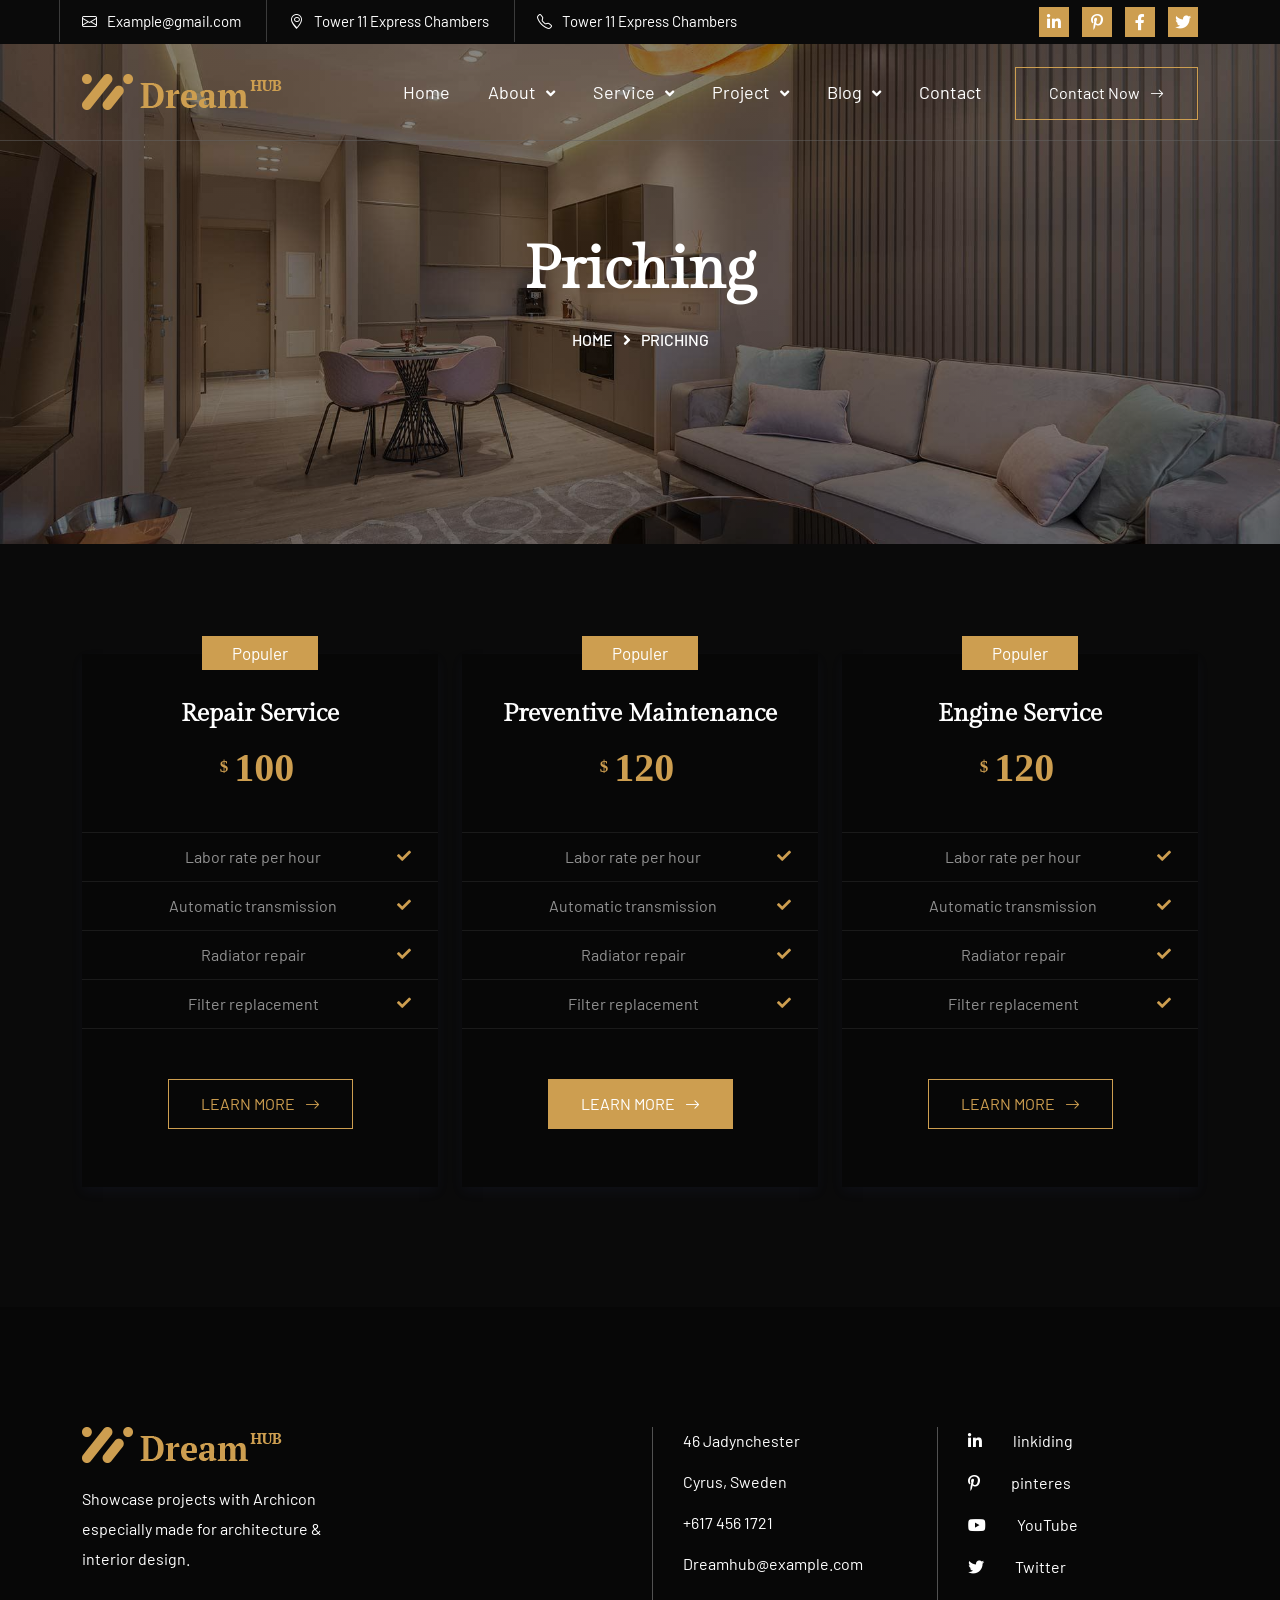
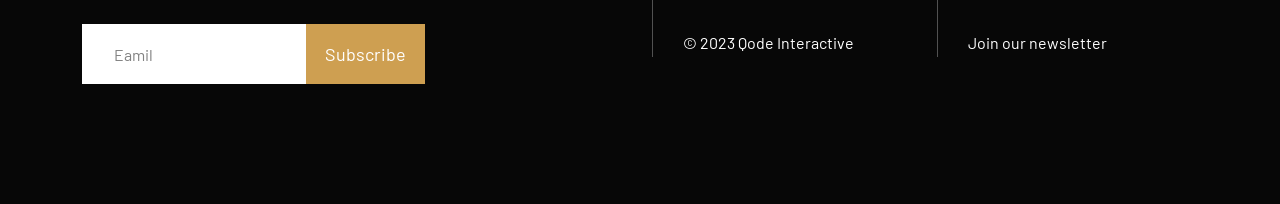
<file: html.ditsolution.net/drtheme/dreamhub/architecture/priching.html>
<!DOCTYPE HTML>
<html lang="en-US">


<!-- Mirrored from https://html.ditsolution.net/drtheme/dreamhub/architecture/priching.html by HTTrack Website Copier/3.x [XR&CO], Wed, 11 Nov 2026 15:43:33 GMT -->
<head>
	<meta charset="UTF-8">
	<meta http-equiv="x-ua-compatible" content="ie=edge">
	<title>Dreamhub Architecture HTML5 Template</title>
	<meta name="description" content="">
	<meta name="viewport" content="width=device-width, initial-scale=1">
	<!-- Favicon -->
	<link rel="icon" type="image/png" sizes="56x56" href="assets/images/fav-icon/fav.png">
	<!-- bootstrap CSS -->
	<link rel="stylesheet" href="assets/css/bootstrap.min.css" type="text/css" media="all">
	<!-- carousel CSS -->
	<link rel="stylesheet" href="assets/css/owl.carousel.min.css" type="text/css" media="all">
	<!-- animate CSS -->
	<link rel="stylesheet" href="assets/css/animate.css" type="text/css" media="all">
	<!-- animated-text CSS -->
	<link rel="stylesheet" href="assets/css/animated-text.css" type="text/css" media="all">
	<!-- font-awesome CSS -->
	<link rel="stylesheet" href="assets/css/all.min.css" type="text/css" media="all">
	<!-- font-flaticon CSS -->
	<link rel="stylesheet" href="assets/css/flaticon.css" type="text/css" media="all">
	<!-- theme-default CSS -->
	<link rel="stylesheet" href="assets/css/theme-default.css" type="text/css" media="all">
	<!-- meanmenu CSS -->
	<link rel="stylesheet" href="assets/css/meanmenu.min.css" type="text/css" media="all">
	<!-- transitions CSS -->
	<link rel="stylesheet" href="assets/css/owl.transitions.css" type="text/css" media="all">
	<!-- venobox CSS -->
	<link rel="stylesheet" href="venobox/venobox.css" type="text/css" media="all">
	<!-- bootstrap icons -->
	<link rel="stylesheet" href="assets/css/bootstrap-icons.css" type="text/css" media="all">
	<!-- Main Style CSS -->
	<link rel="stylesheet" href="style.css" type="text/css" media="all">
	<!-- responsive CSS -->
	<link rel="stylesheet" href="assets/css/responsive.css" type="text/css" media="all">
	<!-- modernizr js -->
	<script src="assets/js/vendor/modernizr-3.5.0.min.js"></script>
</head>

<body>
	<!-- loder -->
	<div class="loader-wrapper">
		<div class="loader"></div>
		<div class="loder-section left-section"></div>
		<div class="loder-section right-section"></div>
	</div>


	<!--==================================================-->
	<!-- Start Architecture Dreamhub Header Area -->
	<!--==================================================-->
	<div class="header-top-menu">
		<div class="container">
			<div class="row ">
				<div class="col-lg-8">
					<!--header top address-->
					<div class="header-top-address">
						<ul>
							<li class="style"><i class="bi bi-envelope"></i>Example@gmail.com</li>
							<li><i class="bi bi-geo-alt"></i>Tower 11 Express Chambers</li>
							<li><i class="bi bi-telephone"></i>Tower 11 Express Chambers</li>
						</ul>
					</div>
				</div>
				<div class="col-lg-4">
					<!--header top address-->
					<div class="header-top-right-social">
						<ul>
							<li><a href="#"><i class="fab fa-linkedin-in"></i></a></li>
							<li><a href="#"><i class="fab fa-pinterest-p"></i></a></li>
							<li><a href="#"><i class="fab fa-facebook-f"></i></a></li>
							<li><a href="#"><i class="fab fa-twitter"></i></a></li>
						</ul>
					</div>
				</div>
			</div>
		</div>
	</div>
	<!--==================================================-->
	<!-- End Architecture Dreamhub Header Area -->
	<!--==================================================-->

	

	<!--==================================================-->
	<!-- Start Architecture Dreamhub Header Area -->
	<!--==================================================-->
	<div class="header-area" id="sticky-header">
		<div class="container">
			<div class="row align-items-center">
				<div class="col-md-3">
				<!--logo-->
					<div class="logo">
						<a class="active" href="index-2.html"><img src="assets/images/logo.png" alt="logo img"></a>
						<a class="active-sticky" href="index-2.html"><img src="assets/images/logo1.png" alt="logo img"></a>
					</div>
				</div>
				<div class="col-md-9">
				<!--header-menu-->
					<div class="header-menu">
						<ul>
							<li><a href="index-2.html">Home</a></li>
							<li><a href="#">About <i class="fas fa-angle-down"></i></a>
								<ul class="sub-menu">
									<li><a href="about-us.html">About Us</a></li>
									<li><a href="team.html">Team</a></li>
									<li><a href="priching.html">Priching</a></li>
									<li><a href="faq.html">Faq</a></li>
									<li><a href="contact.html">Contact</a></li>
								</ul>
							</li>
							<li><a href="#">Service <i class="fas fa-angle-down"></i></a>
								<ul class="sub-menu">
									<li><a href="service.html">Service</a></li>
									<li><a href="service-details.html">Service Detials</a></li>
								</ul>
							</li>
							<li><a href="index-2.html">Project <i class="fas fa-angle-down"></i></a>
								<ul class="sub-menu">
									<li><a href="protfolio.html">Protfolio</a></li>
									<li><a href="protfolio-details.html">Protfolio Detials</a></li>
								</ul>
							</li>
							<li><a href="#">Blog <i class="fas fa-angle-down"></i></a>
								<ul class="sub-menu">
									<li><a href="blog.html">Blog Grid</a></li>
									<li><a href="blog-two.html">Blog Two</a></li>
									<li><a href="blog-details.html">Blgo Detials</a></li>
								</ul>
							</li>
							<li><a href="contact.html">Contact</a></li>
						</ul>
						<div class="header-menu-button">
							<a href="contact.html">Contact Now<i class="bi bi-arrow-right"></i></a>
						</div>
					</div>
				</div>
			</div>
		</div>
	</div>
	<!--==================================================-->
	<!-- END Architecture Dreamhub Header Area -->
	<!--==================================================-->



	<!--==================================================-->
	<!-- Start  Mobile Menu Area -->
	<!--==================================================-->
	<div class="mobile-menu-area sticky d-sm-block d-md-block d-lg-none ">
		<div class="mobile-menu">
			<nav class="header-menu">
				<ul class="nav_scroll">
					<li><a href="index-2.html">Home</a></li>
					<li><a href="#">About</a>
						<ul class="sub-menu">
							<li><a href="about-us.html">About Us</a></li>
							<li><a href="team.html">Team</a></li>
							<li><a href="priching.html">Priching</a></li>
							<li><a href="faq.html">Faq</a></li>
							<li><a href="contact.html">Contact</a></li>
						</ul>
					</li>
					<li><a href="#">Service</a>
						<ul class="sub-menu">
							<li><a href="service.html">Service</a></li>
							<li><a href="service-details.html">Service Detials</a></li>
						</ul>
					</li>
					<li><a href="index-2.html">Project</a>
						<ul class="sub-menu">
							<li><a href="protfolio.html">Protfolio</a></li>
							<li><a href="protfolio-details.html">Protfolio Detials</a></li>
						</ul>
					</li>
					<li><a href="#">Blog</a>
						<ul class="sub-menu">
							<li><a href="blog.html">Blog Grid</a></li>
							<li><a href="blog-two.html">Blog Two</a></li>
							<li><a href="blog-details.html">Blgo Detials</a></li>
						</ul>
					</li>
					<li><a href="contact.html">Contact</a></li>
				</ul>
			</nav>
		</div>
	</div>
	<!--==================================================-->
	<!-- End  Mobile Menu Area -->
	<!--==================================================-->
	



	<!--==================================================-->
	<!-- Start  Architecture   About Area -->
	<!--==================================================-->
	<div class="breadcumb-area align-items-center d-flex">
		<div class="container">
			<div class="row">
				<div class="col-lg-12">
					<div class="breacumb-content">
						<div class="breadcumb-title">
							<h1>Priching</h1>
						</div>
						<div class="breadcumb-content-text">
							<a href="index-2.html">HOME</a><i class="fas fa-angle-right"></i><span>Priching</span>
						</div>
					</div>
				</div>
			</div>
		</div>
	</div>
	<!--==================================================-->
	<!-- End  Architecture   About Area -->
	<!--==================================================-->


	<!--==================================================-->
	<!-- Start  Dreamhub Architecture priching  Area -->
	<!--==================================================-->
	<div class="priching-area">
		<div class="container">
			<div class="row">
				<div class="col-lg-4 col-md-6">
					<!--priching single box -->
					<div class="priching-single-box">
						<!--priching head -->
						<div class="priching-head">
							<div class="priching-table">
								<span>Populer</span>
							</div>
							<h3 class="priching-table-title">Repair Service</h3>
							<!-- priching table dolar-->
							<div class="priching-table-dolar">
								<h1><span class="doler-style">$</span>100</h1>
							</div>
						</div>
						<!--priching table body -->
						<div class="priching-table-body">
							<ul>
								<li>Labor rate per hour<i class="fa fa-check"></i></li>
								<li>Automatic transmission<i class="fa fa-check"></i></li>
								<li>Radiator repair<i class="fa fa-check"></i></li>
								<li>Filter replacement<i class="fa fa-check"></i></li>
							</ul>
						</div>
						<div class="priching-button">
							<a href="#">Learn More<i class="bi bi-arrow-right"></i></a>
						</div>
					</div>
				</div>
				<div class="col-lg-4 col-md-6">
					<!--priching single box -->
					<div class="priching-single-box">
						<!--priching head -->
						<div class="priching-head">
							<div class="priching-table">
								<span>Populer</span>
							</div>
							<h3 class="priching-table-title">Preventive Maintenance</h3>
							<!-- priching table dolar-->
							<div class="priching-table-dolar">
								<h1><span class="doler-style">$</span>120</h1>
							</div>
						</div>
						<!--priching table body -->
						<div class="priching-table-body">
							<ul>
								<li>Labor rate per hour<i class="fa fa-check"></i></li>
								<li>Automatic transmission<i class="fa fa-check"></i></li>
								<li>Radiator repair<i class="fa fa-check"></i></li>
								<li>Filter replacement<i class="fa fa-check"></i></li>
							</ul>
						</div>
						<div class="priching-button">
							<a class="active" href="#">Learn More<i class="bi bi-arrow-right"></i></a>
						</div>
					</div>
				</div>
				<div class="col-lg-4 col-md-6">
					<!--priching single box -->
					<div class="priching-single-box">
						<!--priching head -->
						<div class="priching-head">
							<div class="priching-table">
								<span>Populer</span>
							</div>
							<h3 class="priching-table-title">Engine Service</h3>
							<!-- priching table dolar-->
							<div class="priching-table-dolar">
								<h1><span class="doler-style">$</span>120</h1>
							</div>
						</div>
						<!--priching table body -->
						<div class="priching-table-body">
							<ul>
								<li>Labor rate per hour<i class="fa fa-check"></i></li>
								<li>Automatic transmission<i class="fa fa-check"></i></li>
								<li>Radiator repair<i class="fa fa-check"></i></li>
								<li>Filter replacement<i class="fa fa-check"></i></li>
							</ul>
						</div>
						<div class="priching-button">
							<a href="#">Learn More<i class="bi bi-arrow-right"></i></a>
						</div>
					</div>
				</div>
			</div>
		</div>
	</div>
	<!--==================================================-->
	<!-- END Dreamhub Architecture Priching  Area -->
	<!--==================================================-->





	<!--==================================================-->
	<!-- Start  Architecture  Blog Area -->
	<!--==================================================-->
	<div class="footer-area">
		<div class="container">
			<div class="row">
				<div class="col-lg-6 col-md-6">
					<div class="footer-widget-item style">
						<div class="footer-logo">
							<a href="index-2.html"><img src="assets/images/logo.png" alt="logo img"></a>
						</div>
						<div class="footer-widget-description">
							<p>Showcase projects with Archicon especially made
								for architecture & interior design.</p>
						</div>
						<form>
							<div class="form-box">
								<input type="text" name="email" placeholder="Eamil" required="">
									<button type="submit">Subscribe</button>
							</div>	
						</form>
					</div>
				</div>
				<div class="col-lg-3 col-md-6">
					<div class="footer-widget-item">
						<div class="footer-widget-address">
							<ul>
								<li>46 Jadynchester</li>
								<li>Cyrus, Sweden</li>
								<li>+617 456 1721</li>
								<li>Dreamhub@example.com</li>
							</ul>
							<p>© 2023 Qode Interactive</p>
						</div>
					</div>
				</div>
				<div class="col-lg-3 col-md-6">
					<div class="footer-widget-item">
						<div class="footer-widget-social-info">
							<ul>
								<li><a href="#"><i class="fab fa-linkedin-in"></i>linkiding</a></li>
								<li><a href="#"><i class="fab fa-pinterest-p"></i>pinteres</a></li>
								<li><a href="#"><i class="fab fa-youtube"></i>YouTube</a></li>
								<li><a href="#"><i class="fab fa-twitter"></i>Twitter</a></li>
							</ul>
							<div class="newsletter">
								<a href="#">Join our newsletter</a>
							</div>
						</div>
					</div>
				</div>
			</div>
		</div>
	</div>
	<!--==================================================-->
	<!-- End  Architecture  Blog Area -->
	<!--==================================================-->
	


	<!--==================================================-->
	<!-- Start scrollup section Section -->
	<!--==================================================-->
	<!-- scrollup section -->
	<div class="scroll-area">
		<div class="top-wrap">
			<div class="go-top-btn-wraper">
				<div class="go-top go-top-button">
					<i class="bi bi-chevron-double-up"></i>
					<i class="bi bi-chevron-double-up"></i>
				</div>
			</div>
		</div>
	</div>
	<!--==================================================-->
	<!-- Start scrollup section Section -->
	<!--==================================================-->

	
	




	<!-- jquery js -->
	<script src="assets/js/vendor/jquery-3.6.2.min.js"></script>
	<script src="assets/js/popper.min.js"></script>
	<!-- bootstrap js -->
	<script src="assets/js/bootstrap.min.js"></script>
	<!-- carousel js -->
	<script src="assets/js/owl.carousel.min.js"></script>
	<!-- counterup js -->
	<script src="assets/js/jquery.counterup.min.js"></script>
	<!-- waypoints js -->
	<script src="assets/js/waypoints.min.js"></script>
	<!-- wow js -->
	<script src="assets/js/wow.js"></script>
	<!-- imagesloaded js -->
	<script src="assets/js/imagesloaded.pkgd.min.js"></script>
	<!-- venobox js -->
	<script src="venobox/venobox.js"></script>
	<!--  animated-text js -->
	<script src="assets/js/animated-text.js"></script>
	<!-- venobox min js -->
	<script src="venobox/venobox.min.js"></script>
	<!-- isotope js -->
	<script src="assets/js/isotope.pkgd.min.js"></script>
	<!-- jquery meanmenu js -->
	<script src="assets/js/jquery.meanmenu.js"></script>
	<!-- jquery scrollup js -->
	<script src="assets/js/jquery.scrollUp.js"></script>
	<script src="assets/js/jquery.barfiller.js"></script>
	<!-- theme js -->
	<script src="assets/js/theme.js"></script>
</body>


<!-- Mirrored from https://html.ditsolution.net/drtheme/dreamhub/architecture/priching.html by HTTrack Website Copier/3.x [XR&CO], Wed, 11 Nov 2026 15:43:33 GMT -->
</html>
</file>
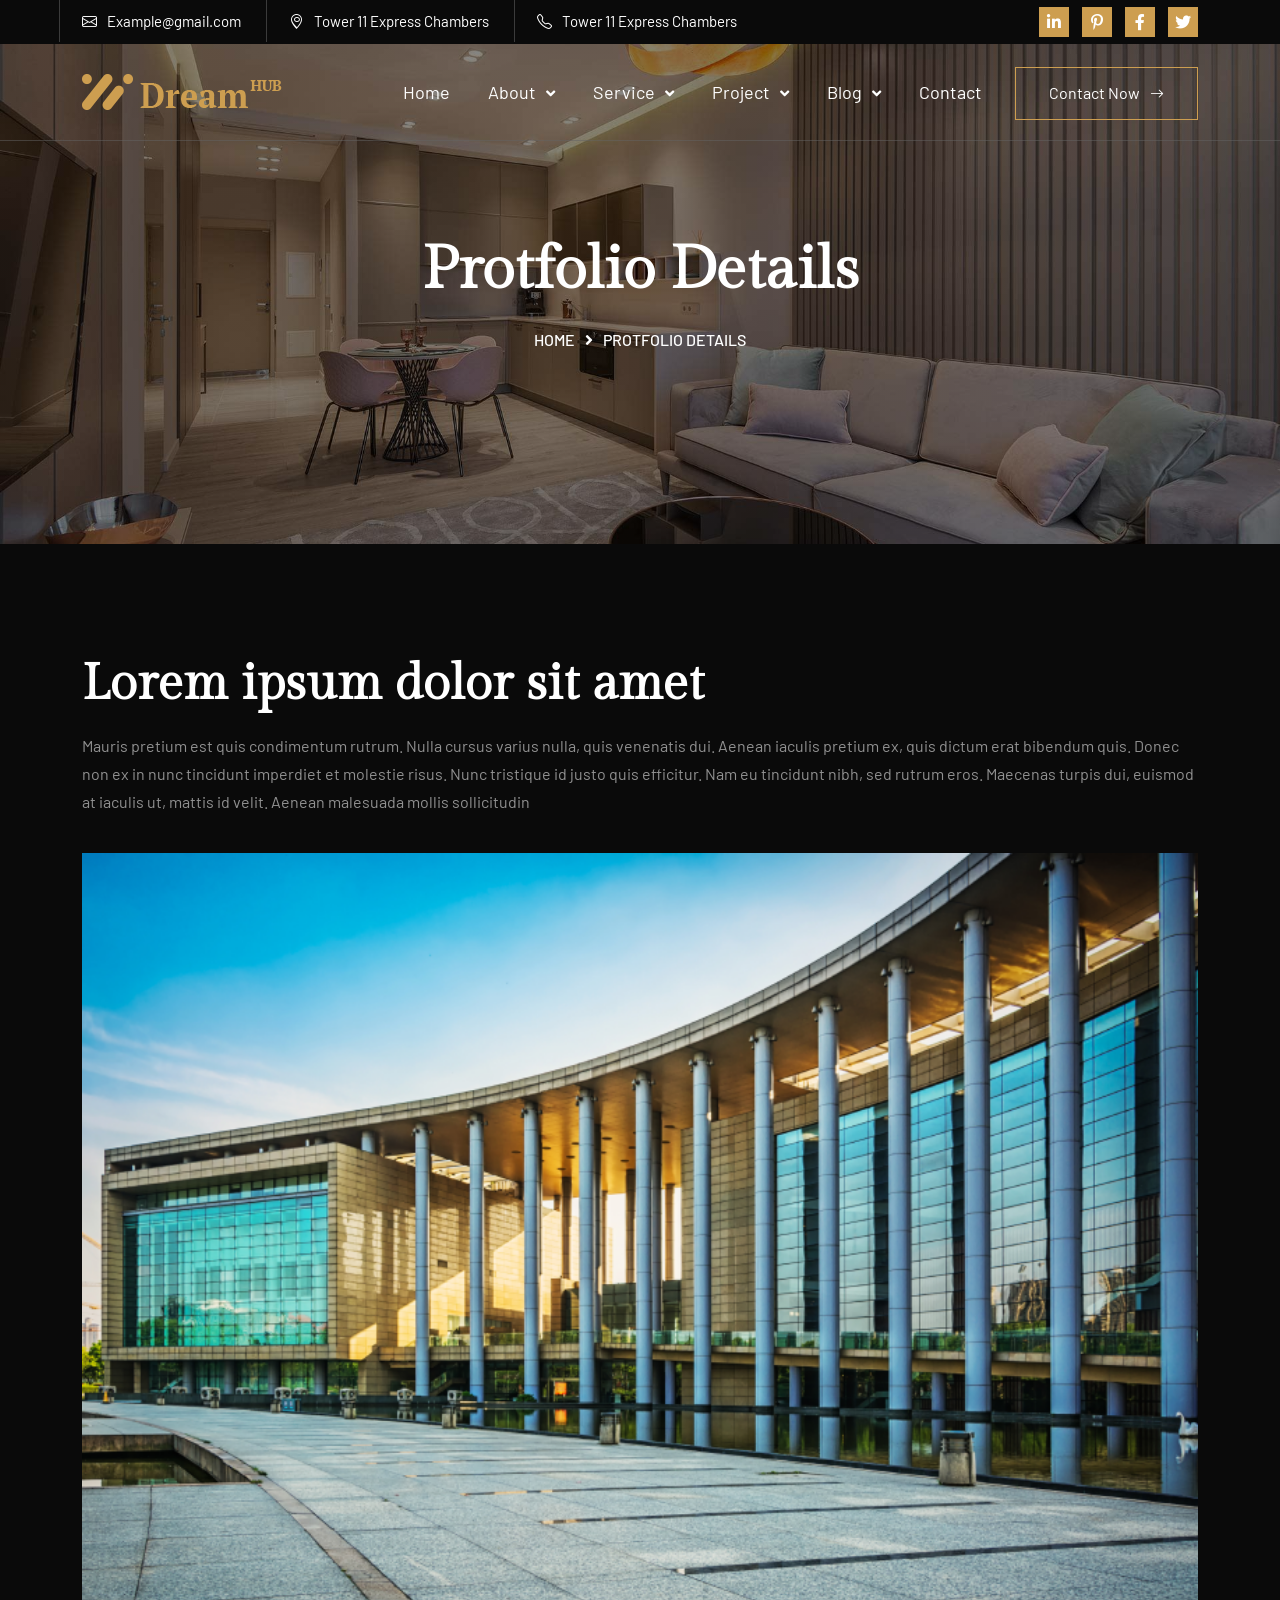
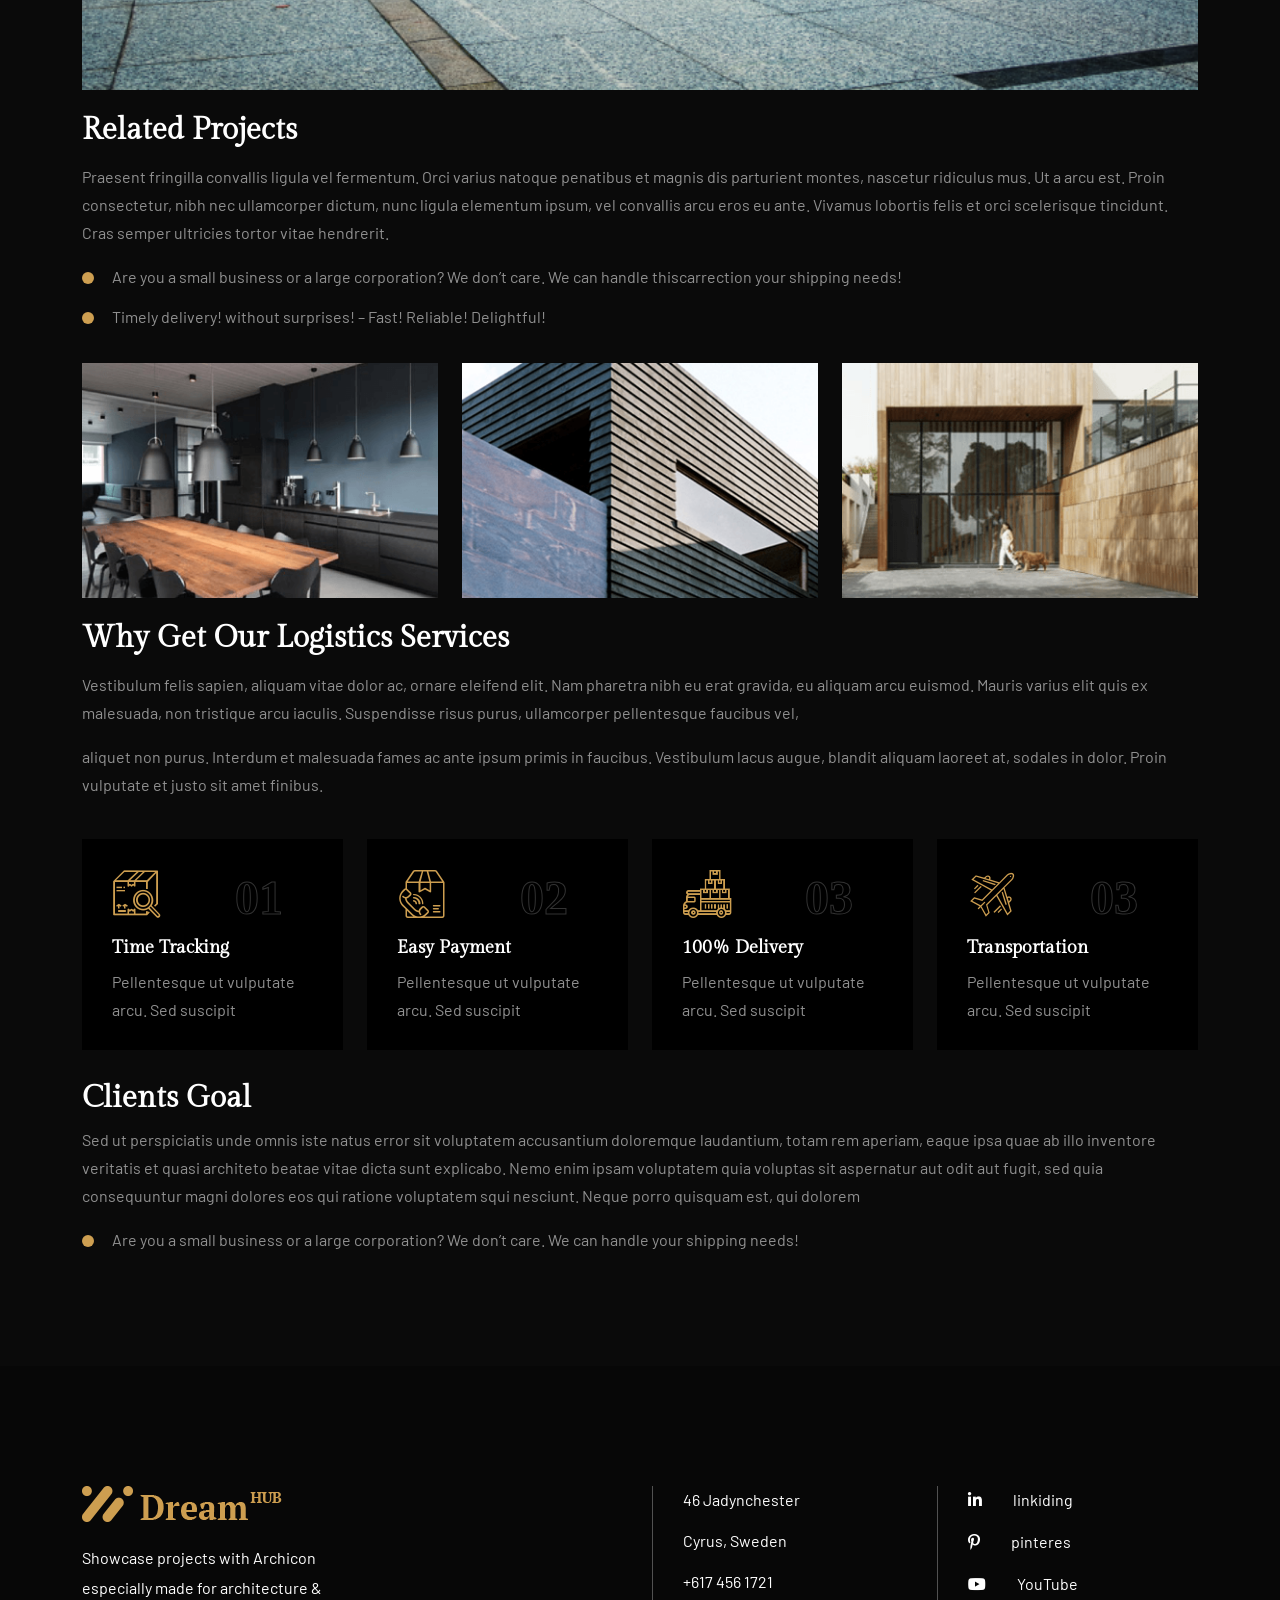
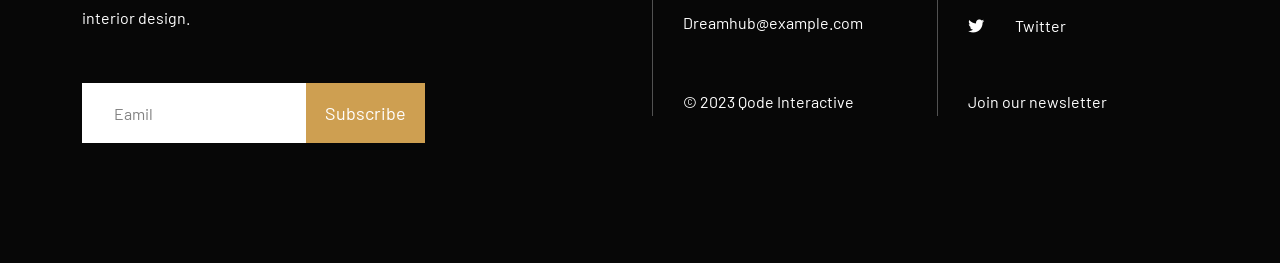
<file: html.ditsolution.net/drtheme/dreamhub/architecture/protfolio-details.html>
<!DOCTYPE HTML>
<html lang="en-US">


<!-- Mirrored from https://html.ditsolution.net/drtheme/dreamhub/architecture/protfolio-details.html by HTTrack Website Copier/3.x [XR&CO], Wed, 11 Nov 2026 15:44:02 GMT -->
<head>
	<meta charset="UTF-8">
	<meta http-equiv="x-ua-compatible" content="ie=edge">
	<title>Dreamhub Architecture HTML5 Template</title>
	<meta name="description" content="">
	<meta name="viewport" content="width=device-width, initial-scale=1">
	<!-- Favicon -->
	<link rel="icon" type="image/png" sizes="56x56" href="assets/images/fav-icon/fav.png">
	<!-- bootstrap CSS -->
	<link rel="stylesheet" href="assets/css/bootstrap.min.css" type="text/css" media="all">
	<!-- carousel CSS -->
	<link rel="stylesheet" href="assets/css/owl.carousel.min.css" type="text/css" media="all">
	<!-- animate CSS -->
	<link rel="stylesheet" href="assets/css/animate.css" type="text/css" media="all">
	<!-- animated-text CSS -->
	<link rel="stylesheet" href="assets/css/animated-text.css" type="text/css" media="all">
	<!-- font-awesome CSS -->
	<link rel="stylesheet" href="assets/css/all.min.css" type="text/css" media="all">
	<!-- font-flaticon CSS -->
	<link rel="stylesheet" href="assets/css/flaticon.css" type="text/css" media="all">
	<!-- theme-default CSS -->
	<link rel="stylesheet" href="assets/css/theme-default.css" type="text/css" media="all">
	<!-- meanmenu CSS -->
	<link rel="stylesheet" href="assets/css/meanmenu.min.css" type="text/css" media="all">
	<!-- transitions CSS -->
	<link rel="stylesheet" href="assets/css/owl.transitions.css" type="text/css" media="all">
	<!-- venobox CSS -->
	<link rel="stylesheet" href="venobox/venobox.css" type="text/css" media="all">
	<!-- bootstrap icons -->
	<link rel="stylesheet" href="assets/css/bootstrap-icons.css" type="text/css" media="all">
	<!-- Main Style CSS -->
	<link rel="stylesheet" href="style.css" type="text/css" media="all">
	<!-- responsive CSS -->
	<link rel="stylesheet" href="assets/css/responsive.css" type="text/css" media="all">
	<!-- modernizr js -->
	<script src="assets/js/vendor/modernizr-3.5.0.min.js"></script>
</head>

<body>
	<!-- loder -->
	<div class="loader-wrapper">
		<div class="loader"></div>
		<div class="loder-section left-section"></div>
		<div class="loder-section right-section"></div>
	</div>


	<!--==================================================-->
	<!-- Start Architecture Dreamhub Header Area -->
	<!--==================================================-->
	<div class="header-top-menu">
		<div class="container">
			<div class="row ">
				<div class="col-lg-8">
					<!--header top address-->
					<div class="header-top-address">
						<ul>
							<li class="style"><i class="bi bi-envelope"></i>Example@gmail.com</li>
							<li><i class="bi bi-geo-alt"></i>Tower 11 Express Chambers</li>
							<li><i class="bi bi-telephone"></i>Tower 11 Express Chambers</li>
						</ul>
					</div>
				</div>
				<div class="col-lg-4">
					<!--header top address-->
					<div class="header-top-right-social">
						<ul>
							<li><a href="#"><i class="fab fa-linkedin-in"></i></a></li>
							<li><a href="#"><i class="fab fa-pinterest-p"></i></a></li>
							<li><a href="#"><i class="fab fa-facebook-f"></i></a></li>
							<li><a href="#"><i class="fab fa-twitter"></i></a></li>
						</ul>
					</div>
				</div>
			</div>
		</div>
	</div>
	<!--==================================================-->
	<!-- End Architecture Dreamhub Header Area -->
	<!--==================================================-->

	

	<!--==================================================-->
	<!-- Start Architecture Dreamhub Header Area -->
	<!--==================================================-->
	<div class="header-area" id="sticky-header">
		<div class="container">
			<div class="row align-items-center">
				<div class="col-md-3">
				<!--logo-->
					<div class="logo">
						<a class="active" href="index-2.html"><img src="assets/images/logo.png" alt="logo img"></a>
						<a class="active-sticky" href="index-2.html"><img src="assets/images/logo1.png" alt="logo img"></a>
					</div>
				</div>
				<div class="col-md-9">
				<!--header-menu-->
					<div class="header-menu">
						<ul>
							<li><a href="index-2.html">Home</a></li>
							<li><a href="#">About <i class="fas fa-angle-down"></i></a>
								<ul class="sub-menu">
									<li><a href="about-us.html">About Us</a></li>
									<li><a href="team.html">Team</a></li>
									<li><a href="priching.html">Priching</a></li>
									<li><a href="faq.html">Faq</a></li>
									<li><a href="contact.html">Contact</a></li>
								</ul>
							</li>
							<li><a href="#">Service <i class="fas fa-angle-down"></i></a>
								<ul class="sub-menu">
									<li><a href="service.html">Service</a></li>
									<li><a href="service-details.html">Service Detials</a></li>
								</ul>
							</li>
							<li><a href="index-2.html">Project <i class="fas fa-angle-down"></i></a>
								<ul class="sub-menu">
									<li><a href="protfolio.html">Protfolio</a></li>
									<li><a href="protfolio-details.html">Protfolio Detials</a></li>
								</ul>
							</li>
							<li><a href="#">Blog <i class="fas fa-angle-down"></i></a>
								<ul class="sub-menu">
									<li><a href="blog.html">Blog Grid</a></li>
									<li><a href="blog-two.html">Blog Two</a></li>
									<li><a href="blog-details.html">Blgo Detials</a></li>
								</ul>
							</li>
							<li><a href="contact.html">Contact</a></li>
						</ul>
						<div class="header-menu-button">
							<a href="contact.html">Contact Now<i class="bi bi-arrow-right"></i></a>
						</div>
					</div>
				</div>
			</div>
		</div>
	</div>
	<!--==================================================-->
	<!-- END Architecture Dreamhub Header Area -->
	<!--==================================================-->



	<!--==================================================-->
	<!-- Start  Mobile Menu Area -->
	<!--==================================================-->
	<div class="mobile-menu-area sticky d-sm-block d-md-block d-lg-none ">
		<div class="mobile-menu">
			<nav class="header-menu">
				<ul class="nav_scroll">
					<li><a href="index-2.html">Home</a></li>
					<li><a href="#">About</a>
						<ul class="sub-menu">
							<li><a href="about-us.html">About Us</a></li>
							<li><a href="team.html">Team</a></li>
							<li><a href="priching.html">Priching</a></li>
							<li><a href="faq.html">Faq</a></li>
							<li><a href="contact.html">Contact</a></li>
						</ul>
					</li>
					<li><a href="#">Service</a>
						<ul class="sub-menu">
							<li><a href="service.html">Service</a></li>
							<li><a href="service-details.html">Service Detials</a></li>
						</ul>
					</li>
					<li><a href="index-2.html">Project</a>
						<ul class="sub-menu">
							<li><a href="protfolio.html">Protfolio</a></li>
							<li><a href="protfolio-details.html">Protfolio Detials</a></li>
						</ul>
					</li>
					<li><a href="#">Blog</a>
						<ul class="sub-menu">
							<li><a href="blog.html">Blog Grid</a></li>
							<li><a href="blog-two.html">Blog Two</a></li>
							<li><a href="blog-details.html">Blgo Detials</a></li>
						</ul>
					</li>
					<li><a href="contact.html">Contact</a></li>
				</ul>
			</nav>
		</div>
	</div>
	<!--==================================================-->
	<!-- End  Mobile Menu Area -->
	<!--==================================================-->
	



	<!--==================================================-->
	<!-- Start  Architecture   About Area -->
	<!--==================================================-->
	<div class="breadcumb-area align-items-center d-flex">
		<div class="container">
			<div class="row">
				<div class="col-lg-12">
					<div class="breacumb-content">
						<div class="breadcumb-title">
							<h1>Protfolio Details</h1>
						</div>
						<div class="breadcumb-content-text">
							<a href="index-2.html">HOME</a><i class="fas fa-angle-right"></i><span>Protfolio Details</span>
						</div>
					</div>
				</div>
			</div>
		</div>
	</div>
	<!--==================================================-->
	<!-- End  Architecture   About Area -->
	<!--==================================================-->


	<!--==================================================-->
	<!-- Start  Architecture Dreamhub service details Area -->
	<!--==================================================-->
	<div class="portfolio-detials-area">
		<div class="container">		
			<div class="row">	
				<div class="col-lg-12 col-md-12">
					<div class="portfolio-details-content">
						<div class="portfolio-details-main-title">
							<h1>Lorem ipsum dolor sit amet</h1>
						</div>
						<div class="portfolio-details-text">
							<p>Mauris pretium est quis condimentum rutrum. Nulla cursus varius nulla, quis venenatis dui. Aenean iaculis pretium ex, quis dictum erat bibendum quis. Donec non ex in nunc tincidunt imperdiet et molestie risus. Nunc tristique id justo quis efficitur. Nam eu tincidunt nibh, sed rutrum eros. Maecenas turpis dui, euismod at iaculis ut, mattis id velit. Aenean malesuada mollis sollicitudin</p>
						</div>
					</div>
					<div class="portfolio-details-thumb">
						<img src="assets/images/1.png" alt="prt img">
					</div>
					<div class="portfolio-details-overview">
						<div class="portfolio-details-overview-title">
							<h2>Related Projects</h2>
						</div>
						<div class="portfolio-details-overview-text">
							<p>Praesent fringilla convallis ligula vel fermentum. Orci varius natoque penatibus et magnis dis parturient montes, nascetur ridiculus mus. Ut a arcu est. Proin consectetur, nibh nec ullamcorper dictum, nunc ligula elementum ipsum, vel convallis arcu eros eu ante. Vivamus lobortis felis et orci scelerisque tincidunt. Cras semper ultricies tortor vitae hendrerit.</p>
						</div>
						<div class="portfolio-details-overview-list">
							<ul>
								<li>Are you a small business or a large corporation? We don’t care. We can handle thiscarrection your shipping needs!</li>
								<li>Timely delivery! without surprises!  – Fast! Reliable! Delightful!</li>
							</ul>
						</div>
					</div>
					<div class="row">
						<div class="col-lg-4 col-md-6">
							<div class="portfolio-details-thumb">
								<img src="assets/images/blog4.png" alt="prt img">
							</div>
						</div>
						<div class="col-lg-4 col-md-6">
							<div class="portfolio-details-thumb">
								<img src="assets/images/blog2.png" alt="prot img">
							</div>
						</div>
						<div class="col-lg-4 col-md-6">
							<div class="portfolio-details-thumb">
								<img src="assets/images/blog3.png" alt="prot img">
							</div>
						</div>
					</div>
					<div class="portfolio-details-overview">
						<div class="portfolio-details-overview-title">
							<h2>Why Get Our Logistics Services</h2>
						</div>
						<div class="portfolio-details-overview-text">
							<p>Vestibulum felis sapien, aliquam vitae dolor ac, ornare eleifend elit. Nam pharetra nibh eu erat gravida, eu aliquam arcu euismod. Mauris varius elit quis ex malesuada, non tristique arcu iaculis. Suspendisse risus purus, ullamcorper pellentesque faucibus vel,</p>

							<p>aliquet non purus. Interdum et malesuada fames ac ante ipsum primis in faucibus. Vestibulum lacus augue, blandit aliquam laoreet at, sodales in dolor. Proin vulputate et justo sit amet finibus. </p>
						</div>
					</div>
					<div class="row pt-4">
						<div class="col-lg-3 col-md-6">
							<div class="service-details-box">
								<div class="service-details-number">
									<h2>01</h2>
								</div>
								<div class="service-details-icon">
									<i class="flaticon-tracking"></i>
								</div>
								<div class="service-details-content">
									<h2>Time Tracking</h2>
									<p>Pellentesque ut vulputate arcu. Sed suscipit</p>
								</div>
							</div>
						</div>
						<div class="col-lg-3 col-md-6">
							<div class="service-details-box">
								<div class="service-details-number">
									<h2>02</h2>
								</div>
								<div class="service-details-icon">
									<i class="flaticon-call-box"></i>
								</div>
								<div class="service-details-content">
									<h2>Easy Payment</h2>
									<p>Pellentesque ut vulputate arcu. Sed suscipit</p>
								</div>
							</div>
						</div>
						<div class="col-lg-3 col-md-6">
							<div class="service-details-box">
								<div class="service-details-number">
									<h2>03</h2>
								</div>
								<div class="service-details-icon">
									<i class="flaticon-delivery-truck-1"></i>
								</div>
								<div class="service-details-content">
									<h2>100%  Delivery</h2>
									<p>Pellentesque ut vulputate arcu. Sed suscipit</p>
								</div>
							</div>
						</div>
						<div class="col-lg-3 col-md-6">
							<div class="service-details-box">
								<div class="service-details-number">
									<h2>03</h2>
								</div>
								<div class="service-details-icon">
									<i class="flaticon-airplane-2"></i>
								</div>
								<div class="service-details-content">
									<h2>Transportation</h2>
									<p>Pellentesque ut vulputate arcu. Sed suscipit</p>
								</div>
							</div>
						</div>
					</div>
					<div class="portfolio-details-clients">
						<div class="portfolio-details-clients-title">
							<h2>Clients Goal</h2>
						</div>
						<div class="portfolio-details-overview-text">
							<p>Sed ut perspiciatis unde omnis iste natus error sit voluptatem accusantium doloremque laudantium, totam rem aperiam, eaque ipsa quae ab illo inventore veritatis et quasi architeto beatae vitae dicta sunt explicabo. Nemo enim ipsam voluptatem quia voluptas sit aspernatur aut odit aut fugit, sed quia consequuntur magni dolores eos qui ratione voluptatem squi nesciunt. Neque porro quisquam est, qui dolorem</p>
						</div>
						<div class="portfolio-details-overview-list">
							<ul>
								<li>Are you a small business or a large corporation? We don’t care. We can handle your shipping needs!</li>
							</ul>
						</div>
					</div>
				</div>
			</div>
		</div>
	</div>
	<!--==================================================-->
	<!-- End  Architecture Dreamhub service detials Area -->
	<!--==================================================-->





	<!--==================================================-->
	<!-- Start  Architecture  Blog Area -->
	<!--==================================================-->
	<div class="footer-area">
		<div class="container">
			<div class="row">
				<div class="col-lg-6 col-md-6">
					<div class="footer-widget-item style">
						<div class="footer-logo">
							<a href="index-2.html"><img src="assets/images/logo.png" alt="logo img"></a>
						</div>
						<div class="footer-widget-description">
							<p>Showcase projects with Archicon especially made
								for architecture & interior design.</p>
						</div>
						<form>
							<div class="form-box">
								<input type="text" name="email" placeholder="Eamil" required="">
									<button type="submit">Subscribe</button>
							</div>	
						</form>
					</div>
				</div>
				<div class="col-lg-3 col-md-6">
					<div class="footer-widget-item">
						<div class="footer-widget-address">
							<ul>
								<li>46 Jadynchester</li>
								<li>Cyrus, Sweden</li>
								<li>+617 456 1721</li>
								<li>Dreamhub@example.com</li>
							</ul>
							<p>© 2023 Qode Interactive</p>
						</div>
					</div>
				</div>
				<div class="col-lg-3 col-md-6">
					<div class="footer-widget-item">
						<div class="footer-widget-social-info">
							<ul>
								<li><a href="#"><i class="fab fa-linkedin-in"></i>linkiding</a></li>
								<li><a href="#"><i class="fab fa-pinterest-p"></i>pinteres</a></li>
								<li><a href="#"><i class="fab fa-youtube"></i>YouTube</a></li>
								<li><a href="#"><i class="fab fa-twitter"></i>Twitter</a></li>
							</ul>
							<div class="newsletter">
								<a href="#">Join our newsletter</a>
							</div>
						</div>
					</div>
				</div>
			</div>
		</div>
	</div>
	<!--==================================================-->
	<!-- End  Architecture  Blog Area -->
	<!--==================================================-->
	


	<!--==================================================-->
	<!-- Start scrollup section Section -->
	<!--==================================================-->
	<!-- scrollup section -->
	<div class="scroll-area">
		<div class="top-wrap">
			<div class="go-top-btn-wraper">
				<div class="go-top go-top-button">
					<i class="bi bi-chevron-double-up"></i>
					<i class="bi bi-chevron-double-up"></i>
				</div>
			</div>
		</div>
	</div>
	<!--==================================================-->
	<!-- Start scrollup section Section -->
	<!--==================================================-->

	
	




	<!-- jquery js -->
	<script src="assets/js/vendor/jquery-3.6.2.min.js"></script>
	<script src="assets/js/popper.min.js"></script>
	<!-- bootstrap js -->
	<script src="assets/js/bootstrap.min.js"></script>
	<!-- carousel js -->
	<script src="assets/js/owl.carousel.min.js"></script>
	<!-- counterup js -->
	<script src="assets/js/jquery.counterup.min.js"></script>
	<!-- waypoints js -->
	<script src="assets/js/waypoints.min.js"></script>
	<!-- wow js -->
	<script src="assets/js/wow.js"></script>
	<!-- imagesloaded js -->
	<script src="assets/js/imagesloaded.pkgd.min.js"></script>
	<!-- venobox js -->
	<script src="venobox/venobox.js"></script>
	<!--  animated-text js -->
	<script src="assets/js/animated-text.js"></script>
	<!-- venobox min js -->
	<script src="venobox/venobox.min.js"></script>
	<!-- isotope js -->
	<script src="assets/js/isotope.pkgd.min.js"></script>
	<!-- jquery meanmenu js -->
	<script src="assets/js/jquery.meanmenu.js"></script>
	<!-- jquery scrollup js -->
	<script src="assets/js/jquery.scrollUp.js"></script>
	<script src="assets/js/jquery.barfiller.js"></script>
	<!-- theme js -->
	<script src="assets/js/theme.js"></script>
</body>


<!-- Mirrored from https://html.ditsolution.net/drtheme/dreamhub/architecture/protfolio-details.html by HTTrack Website Copier/3.x [XR&CO], Wed, 11 Nov 2026 15:44:02 GMT -->
</html>
</file>
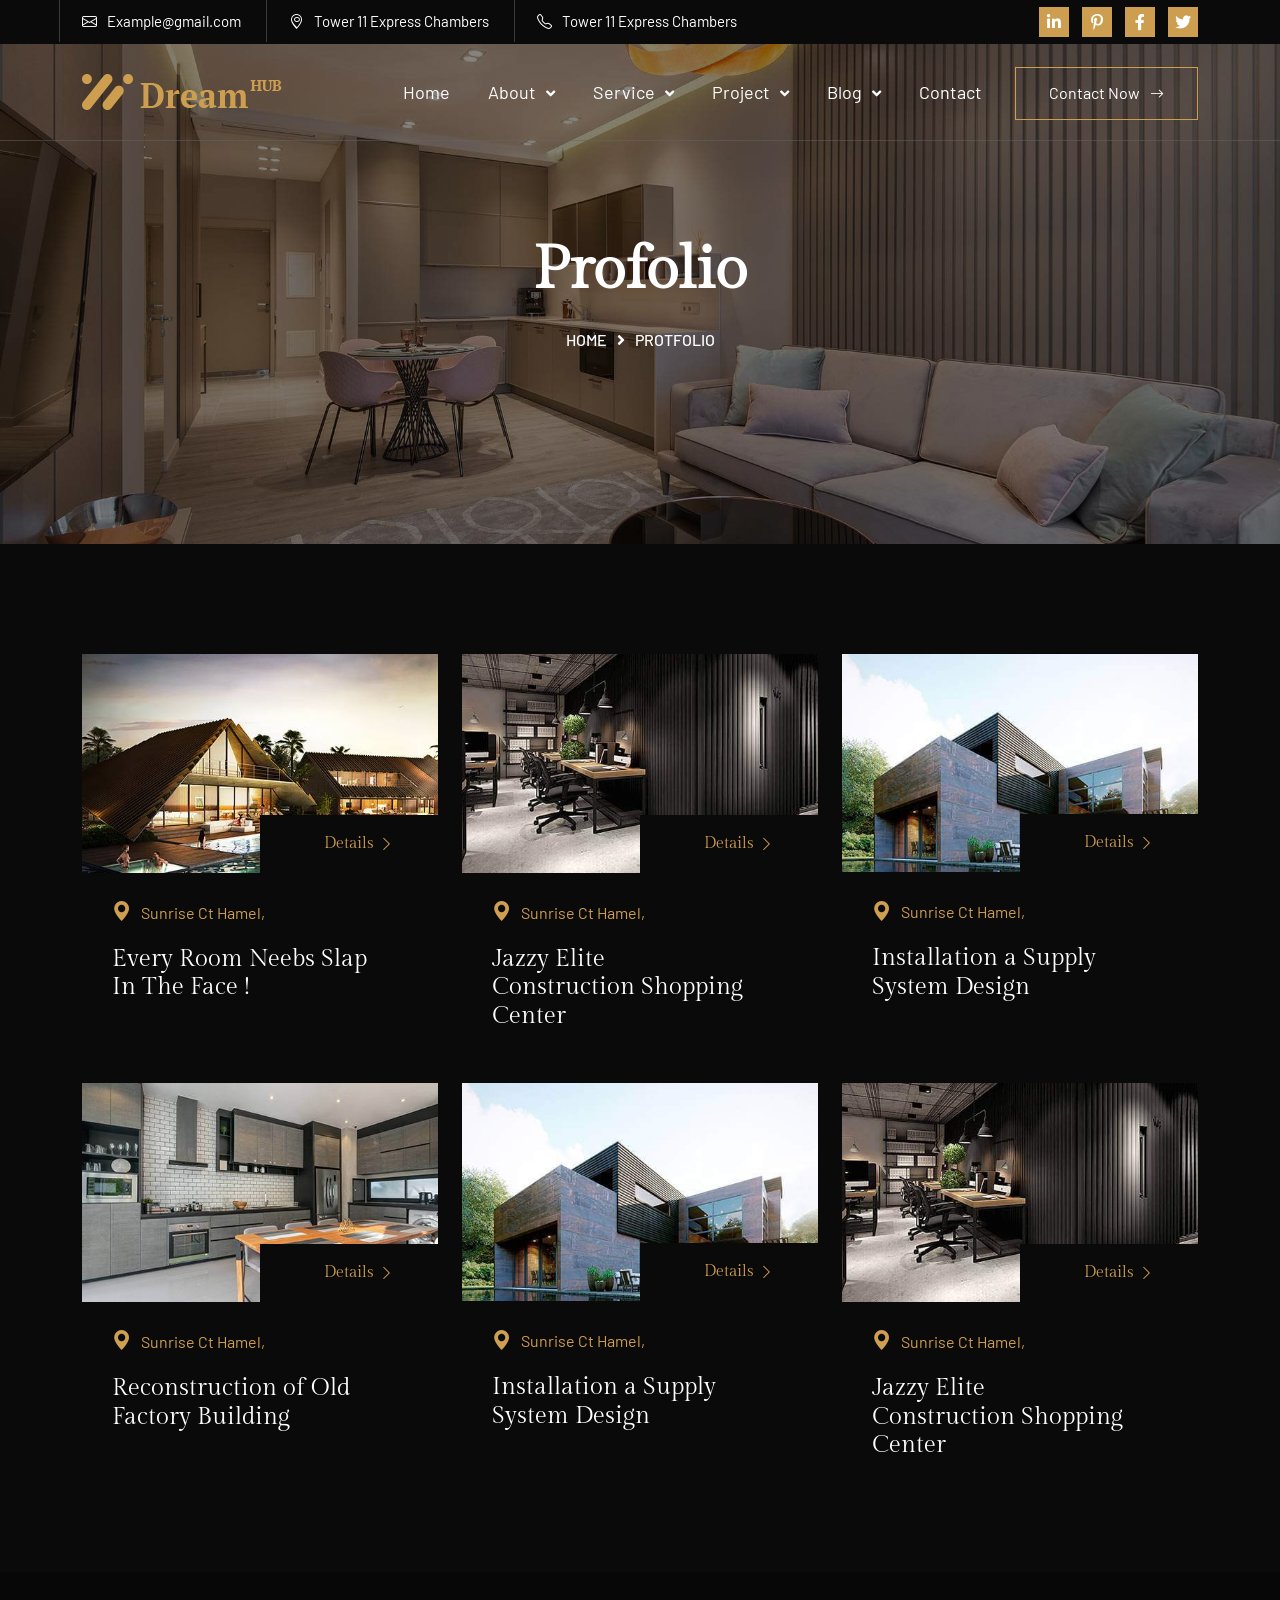
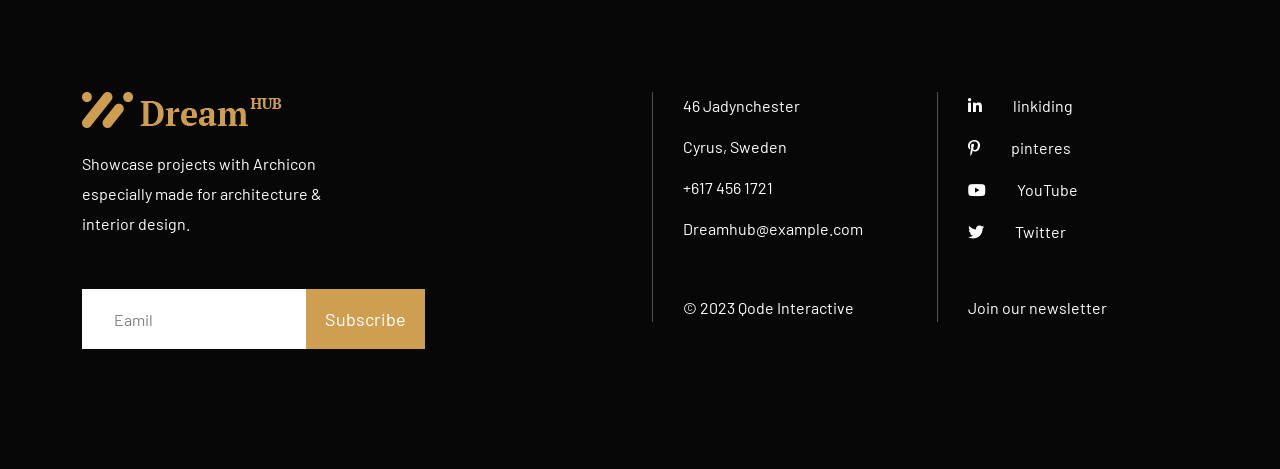
<file: html.ditsolution.net/drtheme/dreamhub/architecture/protfolio.html>
<!DOCTYPE HTML>
<html lang="en-US">


<!-- Mirrored from https://html.ditsolution.net/drtheme/dreamhub/architecture/protfolio.html by HTTrack Website Copier/3.x [XR&CO], Wed, 11 Nov 2026 15:43:54 GMT -->
<head>
	<meta charset="UTF-8">
	<meta http-equiv="x-ua-compatible" content="ie=edge">
	<title>Dreamhub Architecture HTML5 Template</title>
	<meta name="description" content="">
	<meta name="viewport" content="width=device-width, initial-scale=1">
	<!-- Favicon -->
	<link rel="icon" type="image/png" sizes="56x56" href="assets/images/fav-icon/fav.png">
	<!-- bootstrap CSS -->
	<link rel="stylesheet" href="assets/css/bootstrap.min.css" type="text/css" media="all">
	<!-- carousel CSS -->
	<link rel="stylesheet" href="assets/css/owl.carousel.min.css" type="text/css" media="all">
	<!-- animate CSS -->
	<link rel="stylesheet" href="assets/css/animate.css" type="text/css" media="all">
	<!-- animated-text CSS -->
	<link rel="stylesheet" href="assets/css/animated-text.css" type="text/css" media="all">
	<!-- font-awesome CSS -->
	<link rel="stylesheet" href="assets/css/all.min.css" type="text/css" media="all">
	<!-- font-flaticon CSS -->
	<link rel="stylesheet" href="assets/css/flaticon.css" type="text/css" media="all">
	<!-- theme-default CSS -->
	<link rel="stylesheet" href="assets/css/theme-default.css" type="text/css" media="all">
	<!-- meanmenu CSS -->
	<link rel="stylesheet" href="assets/css/meanmenu.min.css" type="text/css" media="all">
	<!-- transitions CSS -->
	<link rel="stylesheet" href="assets/css/owl.transitions.css" type="text/css" media="all">
	<!-- venobox CSS -->
	<link rel="stylesheet" href="venobox/venobox.css" type="text/css" media="all">
	<!-- bootstrap icons -->
	<link rel="stylesheet" href="assets/css/bootstrap-icons.css" type="text/css" media="all">
	<!-- Main Style CSS -->
	<link rel="stylesheet" href="style.css" type="text/css" media="all">
	<!-- responsive CSS -->
	<link rel="stylesheet" href="assets/css/responsive.css" type="text/css" media="all">
	<!-- modernizr js -->
	<script src="assets/js/vendor/modernizr-3.5.0.min.js"></script>
</head>

<body>
	<!-- loder -->
	<div class="loader-wrapper">
		<div class="loader"></div>
		<div class="loder-section left-section"></div>
		<div class="loder-section right-section"></div>
	</div>


	<!--==================================================-->
	<!-- Start Architecture Dreamhub Header Area -->
	<!--==================================================-->
	<div class="header-top-menu">
		<div class="container">
			<div class="row ">
				<div class="col-lg-8">
					<!--header top address-->
					<div class="header-top-address">
						<ul>
							<li class="style"><i class="bi bi-envelope"></i>Example@gmail.com</li>
							<li><i class="bi bi-geo-alt"></i>Tower 11 Express Chambers</li>
							<li><i class="bi bi-telephone"></i>Tower 11 Express Chambers</li>
						</ul>
					</div>
				</div>
				<div class="col-lg-4">
					<!--header top address-->
					<div class="header-top-right-social">
						<ul>
							<li><a href="#"><i class="fab fa-linkedin-in"></i></a></li>
							<li><a href="#"><i class="fab fa-pinterest-p"></i></a></li>
							<li><a href="#"><i class="fab fa-facebook-f"></i></a></li>
							<li><a href="#"><i class="fab fa-twitter"></i></a></li>
						</ul>
					</div>
				</div>
			</div>
		</div>
	</div>
	<!--==================================================-->
	<!-- End Architecture Dreamhub Header Area -->
	<!--==================================================-->

	

	<!--==================================================-->
	<!-- Start Architecture Dreamhub Header Area -->
	<!--==================================================-->
	<div class="header-area" id="sticky-header">
		<div class="container">
			<div class="row align-items-center">
				<div class="col-md-3">
				<!--logo-->
					<div class="logo">
						<a class="active" href="index-2.html"><img src="assets/images/logo.png" alt="logo img"></a>
						<a class="active-sticky" href="index-2.html"><img src="assets/images/logo1.png" alt="logo img"></a>
					</div>
				</div>
				<div class="col-md-9">
				<!--header-menu-->
					<div class="header-menu">
						<ul>
							<li><a href="index-2.html">Home</a></li>
							<li><a href="#">About <i class="fas fa-angle-down"></i></a>
								<ul class="sub-menu">
									<li><a href="about-us.html">About Us</a></li>
									<li><a href="team.html">Team</a></li>
									<li><a href="priching.html">Priching</a></li>
									<li><a href="faq.html">Faq</a></li>
									<li><a href="contact.html">Contact</a></li>
								</ul>
							</li>
							<li><a href="#">Service <i class="fas fa-angle-down"></i></a>
								<ul class="sub-menu">
									<li><a href="service.html">Service</a></li>
									<li><a href="service-details.html">Service Detials</a></li>
								</ul>
							</li>
							<li><a href="index-2.html">Project <i class="fas fa-angle-down"></i></a>
								<ul class="sub-menu">
									<li><a href="protfolio.html">Protfolio</a></li>
									<li><a href="protfolio-details.html">Protfolio Detials</a></li>
								</ul>
							</li>
							<li><a href="#">Blog <i class="fas fa-angle-down"></i></a>
								<ul class="sub-menu">
									<li><a href="blog.html">Blog Grid</a></li>
									<li><a href="blog-two.html">Blog Two</a></li>
									<li><a href="blog-details.html">Blgo Detials</a></li>
								</ul>
							</li>
							<li><a href="contact.html">Contact</a></li>
						</ul>
						<div class="header-menu-button">
							<a href="contact.html">Contact Now<i class="bi bi-arrow-right"></i></a>
						</div>
					</div>
				</div>
			</div>
		</div>
	</div>
	<!--==================================================-->
	<!-- END Architecture Dreamhub Header Area -->
	<!--==================================================-->



	<!--==================================================-->
	<!-- Start  Mobile Menu Area -->
	<!--==================================================-->
	<div class="mobile-menu-area sticky d-sm-block d-md-block d-lg-none ">
		<div class="mobile-menu">
			<nav class="header-menu">
				<ul class="nav_scroll">
					<li><a href="index-2.html">Home</a></li>
					<li><a href="#">About</a>
						<ul class="sub-menu">
							<li><a href="about-us.html">About Us</a></li>
							<li><a href="team.html">Team</a></li>
							<li><a href="priching.html">Priching</a></li>
							<li><a href="faq.html">Faq</a></li>
							<li><a href="contact.html">Contact</a></li>
						</ul>
					</li>
					<li><a href="#">Service</a>
						<ul class="sub-menu">
							<li><a href="service.html">Service</a></li>
							<li><a href="service-details.html">Service Detials</a></li>
						</ul>
					</li>
					<li><a href="index-2.html">Project</a>
						<ul class="sub-menu">
							<li><a href="protfolio.html">Protfolio</a></li>
							<li><a href="protfolio-details.html">Protfolio Detials</a></li>
						</ul>
					</li>
					<li><a href="#">Blog</a>
						<ul class="sub-menu">
							<li><a href="blog.html">Blog Grid</a></li>
							<li><a href="blog-two.html">Blog Two</a></li>
							<li><a href="blog-details.html">Blgo Detials</a></li>
						</ul>
					</li>
					<li><a href="contact.html">Contact</a></li>
				</ul>
			</nav>
		</div>
	</div>
	<!--==================================================-->
	<!-- End  Mobile Menu Area -->
	<!--==================================================-->
	



	<!--==================================================-->
	<!-- Start  Architecture   About Area -->
	<!--==================================================-->
	<div class="breadcumb-area align-items-center d-flex">
		<div class="container">
			<div class="row">
				<div class="col-lg-12">
					<div class="breacumb-content">
						<div class="breadcumb-title">
							<h1>Profolio</h1>
						</div>
						<div class="breadcumb-content-text">
							<a href="index-2.html">HOME</a><i class="fas fa-angle-right"></i><span>Protfolio</span>
						</div>
					</div>
				</div>
			</div>
		</div>
	</div>
	<!--==================================================-->
	<!-- End  Architecture   About Area -->
	<!--==================================================-->


	<!--==================================================-->
	<!-- Start  Architecture  Project Area -->
	<!--==================================================-->
	<div class="project-area style">
		<div class="container">
			<div class="row">
				<div class="col-lg-4 col-md-6">
					<!--project single box-->
					<div class="project-single-box">
						<div class="project-thumb">
							<img src="assets/images/project-thumb1.jpg" alt="project thumb">
							<div class="project-details-button">
								<a href="protfolio-details.html">Details<i class="bi bi-chevron-right"></i></a>
							</div>
						</div>
						<!--project content-->
						<div class="project-content">
							<div class="project-location">
								<span><i class="bi bi-geo-alt-fill"></i>Sunrise Ct Hamel,</span>
							</div>
							<div class="project-title">
								<h3><a href="protfolio-details.html">Every Room Neebs Slap In The Face !</a></h3>
							</div>
						</div>
					</div>
				</div>
				<div class="col-lg-4 col-md-6">
					<!--project single box-->
					<div class="project-single-box">
						<div class="project-thumb">
							<img src="assets/images/project-thumb2.jpg" alt="project thumb">
							<div class="project-details-button">
								<a href="protfolio-details.html">Details<i class="bi bi-chevron-right"></i></a>
							</div>
						</div>
						<!--project content-->
						<div class="project-content">
							<div class="project-location">
								<span><i class="bi bi-geo-alt-fill"></i>Sunrise Ct Hamel,</span>
							</div>
							<div class="project-title">
								<h3><a href="protfolio-details.html">Jazzy Elite Construction Shopping Center</a></h3>
							</div>
						</div>
					</div>
				</div>
				<div class="col-lg-4 col-md-6">
					<!--project single box-->
					<div class="project-single-box">
						<div class="project-thumb">
							<img src="assets/images/project-thumb3.jpg" alt="project thumb">
							<div class="project-details-button">
								<a href="protfolio-details.html">Details<i class="bi bi-chevron-right"></i></a>
							</div>
						</div>
						<!--project content-->
						<div class="project-content">
							<div class="project-location">
								<span><i class="bi bi-geo-alt-fill"></i>Sunrise Ct Hamel,</span>
							</div>
							<div class="project-title">
								<h3><a href="protfolio-details.html">Installation a Supply System Design</a></h3>
							</div>
						</div>
					</div>
				</div>
				<div class="col-lg-4 col-md-6">
					<!--project single box-->
					<div class="project-single-box">
						<div class="project-thumb">
							<img src="assets/images/project-thumb4.jpg" alt="project thumb">
							<div class="project-details-button">
								<a href="protfolio-details.html">Details<i class="bi bi-chevron-right"></i></a>
							</div>
						</div>
						<!--project content-->
						<div class="project-content">
							<div class="project-location">
								<span><i class="bi bi-geo-alt-fill"></i>Sunrise Ct Hamel,</span>
							</div>
							<div class="project-title">
								<h3><a href="protfolio-details.html">Reconstruction of Old Factory Building</a></h3>
							</div>
						</div>
					</div>
				</div>
				<div class="col-lg-4 col-md-6">
					<!--project single box-->
					<div class="project-single-box">
						<div class="project-thumb">
							<img src="assets/images/project-thumb3.jpg" alt="project thumb">
							<div class="project-details-button">
								<a href="protfolio-details.html">Details<i class="bi bi-chevron-right"></i></a>
							</div>
						</div>
						<!--project content-->
						<div class="project-content">
							<div class="project-location">
								<span><i class="bi bi-geo-alt-fill"></i>Sunrise Ct Hamel,</span>
							</div>
							<div class="project-title">
								<h3><a href="protfolio-details.html">Installation a Supply System Design</a></h3>
							</div>
						</div>
					</div>
				</div>
				<div class="col-lg-4 col-md-6">
					<!--project single box-->
					<div class="project-single-box">
						<div class="project-thumb">
							<img src="assets/images/project-thumb2.jpg" alt="project thumb">
							<div class="project-details-button">
								<a href="protfolio-details.html">Details<i class="bi bi-chevron-right"></i></a>
							</div>
						</div>
						<!--project content-->
						<div class="project-content">
							<div class="project-location">
								<span><i class="bi bi-geo-alt-fill"></i>Sunrise Ct Hamel,</span>
							</div>
							<div class="project-title">
								<h3><a href="protfolio-details.html">Jazzy Elite Construction Shopping Center</a></h3>
							</div>
						</div>
					</div>
				</div>
			</div>
		</div>	
	</div>
	<!--==================================================-->
	<!-- End  Architecture  Project Area -->
	<!--==================================================-->





	<!--==================================================-->
	<!-- Start  Architecture  Blog Area -->
	<!--==================================================-->
	<div class="footer-area">
		<div class="container">
			<div class="row">
				<div class="col-lg-6 col-md-6">
					<div class="footer-widget-item style">
						<div class="footer-logo">
							<a href="index-2.html"><img src="assets/images/logo.png" alt="logo img"></a>
						</div>
						<div class="footer-widget-description">
							<p>Showcase projects with Archicon especially made
								for architecture & interior design.</p>
						</div>
						<form>
							<div class="form-box">
								<input type="text" name="email" placeholder="Eamil" required="">
									<button type="submit">Subscribe</button>
							</div>	
						</form>
					</div>
				</div>
				<div class="col-lg-3 col-md-6">
					<div class="footer-widget-item">
						<div class="footer-widget-address">
							<ul>
								<li>46 Jadynchester</li>
								<li>Cyrus, Sweden</li>
								<li>+617 456 1721</li>
								<li>Dreamhub@example.com</li>
							</ul>
							<p>© 2023 Qode Interactive</p>
						</div>
					</div>
				</div>
				<div class="col-lg-3 col-md-6">
					<div class="footer-widget-item">
						<div class="footer-widget-social-info">
							<ul>
								<li><a href="#"><i class="fab fa-linkedin-in"></i>linkiding</a></li>
								<li><a href="#"><i class="fab fa-pinterest-p"></i>pinteres</a></li>
								<li><a href="#"><i class="fab fa-youtube"></i>YouTube</a></li>
								<li><a href="#"><i class="fab fa-twitter"></i>Twitter</a></li>
							</ul>
							<div class="newsletter">
								<a href="#">Join our newsletter</a>
							</div>
						</div>
					</div>
				</div>
			</div>
		</div>
	</div>
	<!--==================================================-->
	<!-- End  Architecture  Blog Area -->
	<!--==================================================-->
	


	<!--==================================================-->
	<!-- Start scrollup section Section -->
	<!--==================================================-->
	<!-- scrollup section -->
	<div class="scroll-area">
		<div class="top-wrap">
			<div class="go-top-btn-wraper">
				<div class="go-top go-top-button">
					<i class="bi bi-chevron-double-up"></i>
					<i class="bi bi-chevron-double-up"></i>
				</div>
			</div>
		</div>
	</div>
	<!--==================================================-->
	<!-- Start scrollup section Section -->
	<!--==================================================-->

	
	




	<!-- jquery js -->
	<script src="assets/js/vendor/jquery-3.6.2.min.js"></script>
	<script src="assets/js/popper.min.js"></script>
	<!-- bootstrap js -->
	<script src="assets/js/bootstrap.min.js"></script>
	<!-- carousel js -->
	<script src="assets/js/owl.carousel.min.js"></script>
	<!-- counterup js -->
	<script src="assets/js/jquery.counterup.min.js"></script>
	<!-- waypoints js -->
	<script src="assets/js/waypoints.min.js"></script>
	<!-- wow js -->
	<script src="assets/js/wow.js"></script>
	<!-- imagesloaded js -->
	<script src="assets/js/imagesloaded.pkgd.min.js"></script>
	<!-- venobox js -->
	<script src="venobox/venobox.js"></script>
	<!--  animated-text js -->
	<script src="assets/js/animated-text.js"></script>
	<!-- venobox min js -->
	<script src="venobox/venobox.min.js"></script>
	<!-- isotope js -->
	<script src="assets/js/isotope.pkgd.min.js"></script>
	<!-- jquery meanmenu js -->
	<script src="assets/js/jquery.meanmenu.js"></script>
	<!-- jquery scrollup js -->
	<script src="assets/js/jquery.scrollUp.js"></script>
	<script src="assets/js/jquery.barfiller.js"></script>
	<!-- theme js -->
	<script src="assets/js/theme.js"></script>
</body>


<!-- Mirrored from https://html.ditsolution.net/drtheme/dreamhub/architecture/protfolio.html by HTTrack Website Copier/3.x [XR&CO], Wed, 11 Nov 2026 15:43:54 GMT -->
</html>
</file>
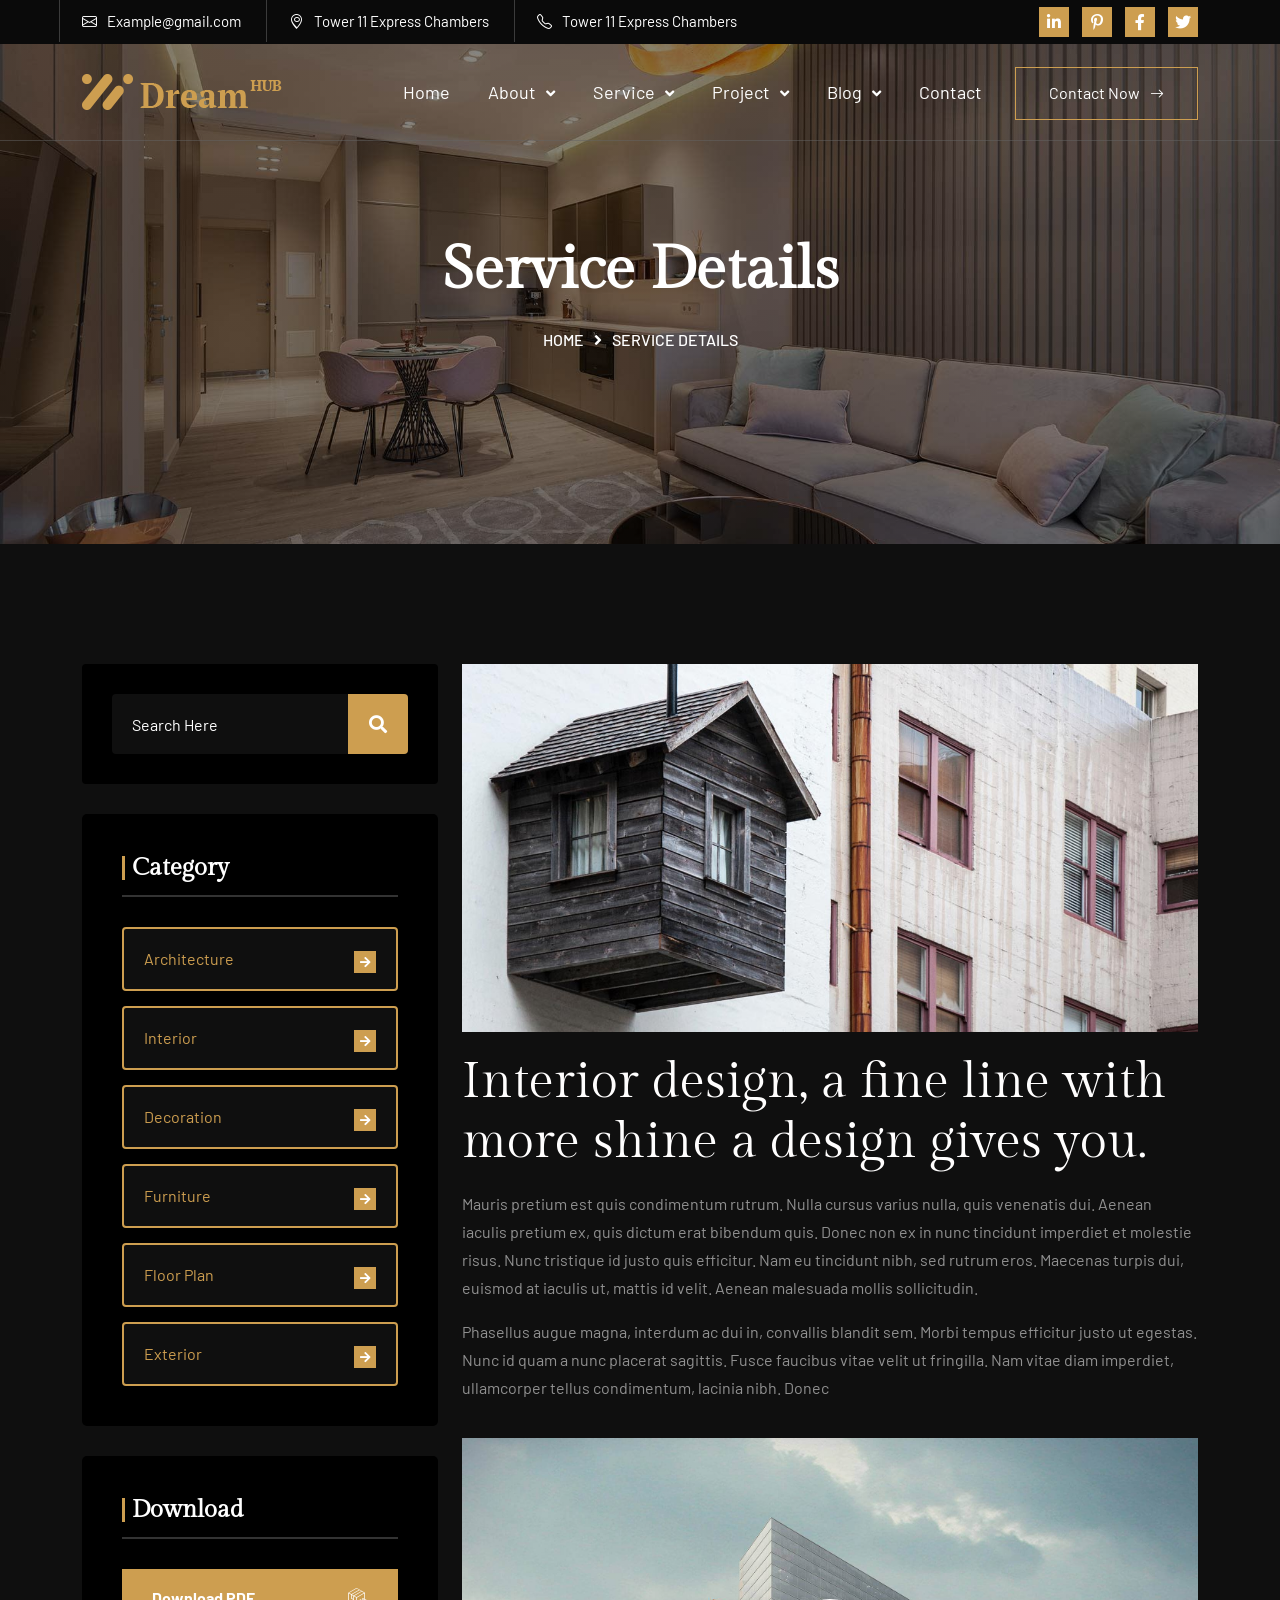
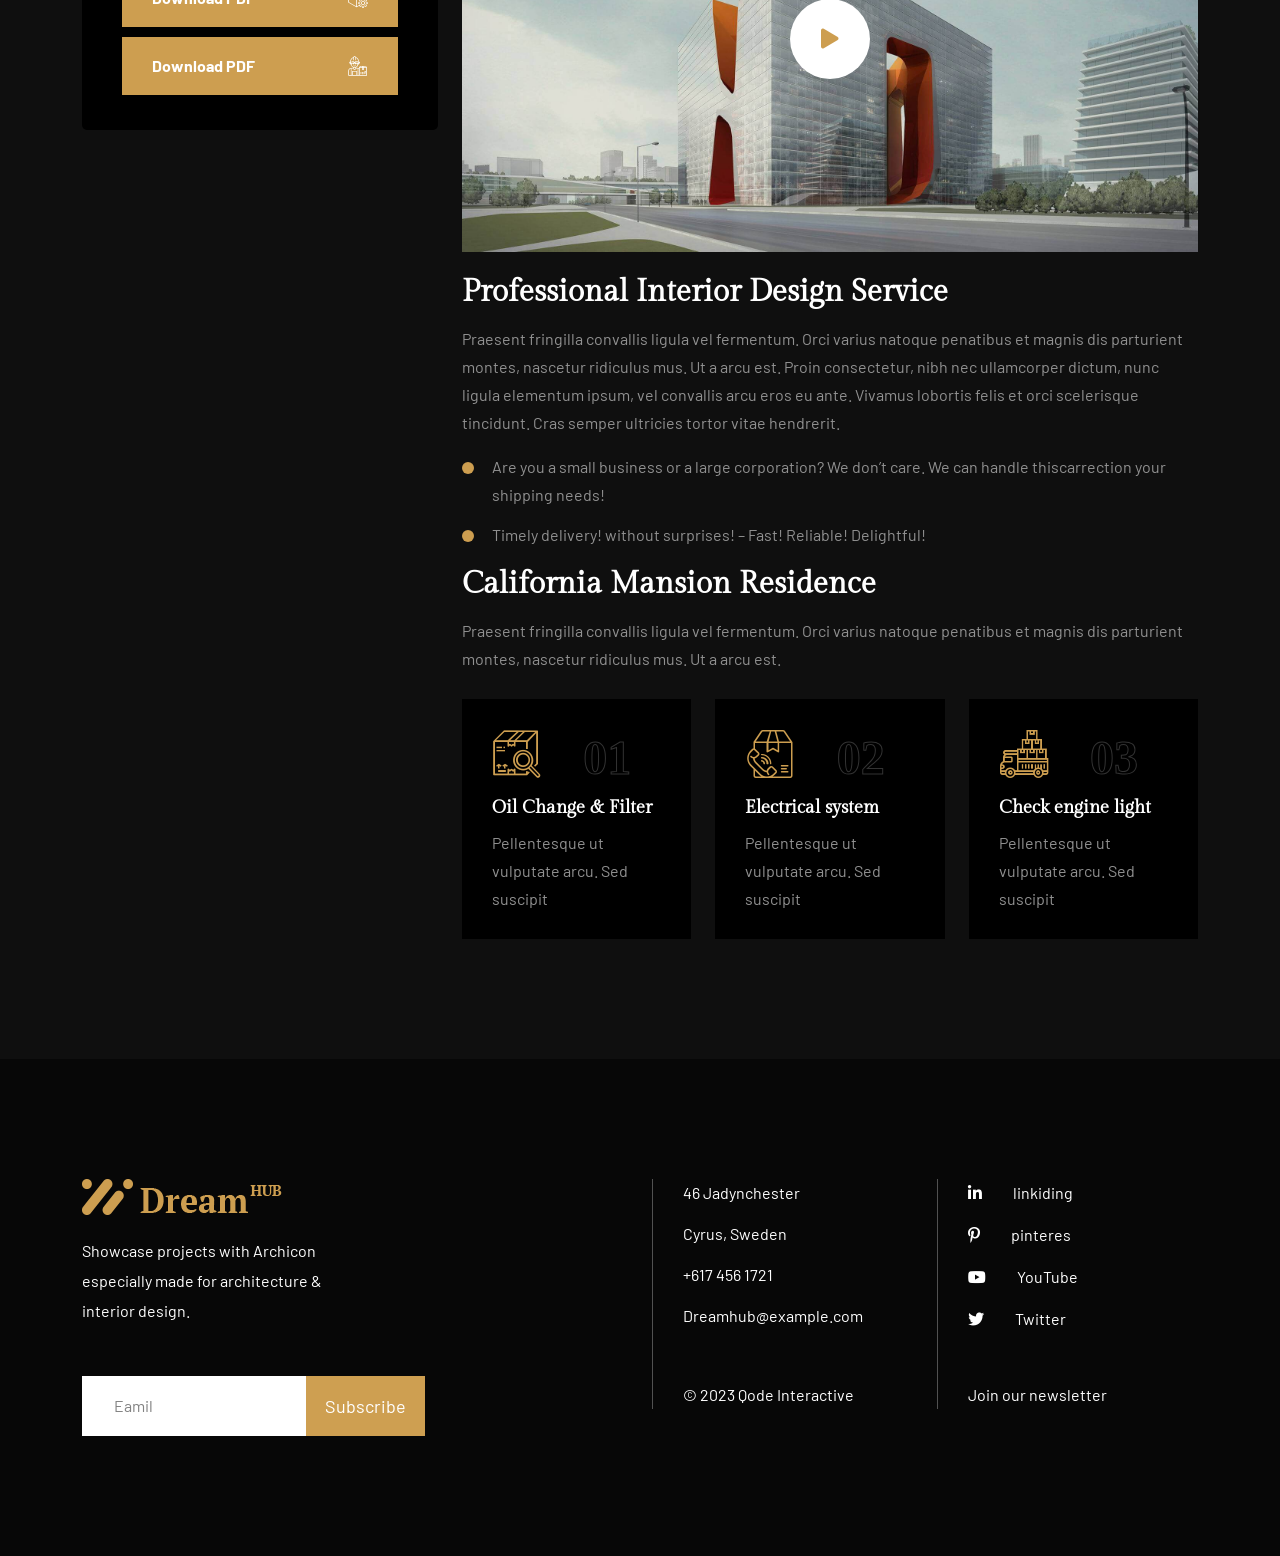
<file: html.ditsolution.net/drtheme/dreamhub/architecture/service-details.html>
<!DOCTYPE HTML>
<html lang="en-US">


<!-- Mirrored from https://html.ditsolution.net/drtheme/dreamhub/architecture/service-details.html by HTTrack Website Copier/3.x [XR&CO], Wed, 11 Nov 2026 15:43:52 GMT -->
<head>
	<meta charset="UTF-8">
	<meta http-equiv="x-ua-compatible" content="ie=edge">
	<title>Dreamhub Architecture HTML5 Template</title>
	<meta name="description" content="">
	<meta name="viewport" content="width=device-width, initial-scale=1">
	<!-- Favicon -->
	<link rel="icon" type="image/png" sizes="56x56" href="assets/images/fav-icon/fav.png">
	<!-- bootstrap CSS -->
	<link rel="stylesheet" href="assets/css/bootstrap.min.css" type="text/css" media="all">
	<!-- carousel CSS -->
	<link rel="stylesheet" href="assets/css/owl.carousel.min.css" type="text/css" media="all">
	<!-- animate CSS -->
	<link rel="stylesheet" href="assets/css/animate.css" type="text/css" media="all">
	<!-- animated-text CSS -->
	<link rel="stylesheet" href="assets/css/animated-text.css" type="text/css" media="all">
	<!-- font-awesome CSS -->
	<link rel="stylesheet" href="assets/css/all.min.css" type="text/css" media="all">
	<!-- font-flaticon CSS -->
	<link rel="stylesheet" href="assets/css/flaticon.css" type="text/css" media="all" />
	<!-- theme-default CSS -->
	<link rel="stylesheet" href="assets/css/theme-default.css" type="text/css" media="all">
	<!-- meanmenu CSS -->
	<link rel="stylesheet" href="assets/css/meanmenu.min.css" type="text/css" media="all">
	<!-- transitions CSS -->
	<link rel="stylesheet" href="assets/css/owl.transitions.css" type="text/css" media="all">
	<!-- venobox CSS -->
	<link rel="stylesheet" href="venobox/venobox.css" type="text/css" media="all">
	<!-- bootstrap icons -->
	<link rel="stylesheet" href="assets/css/bootstrap-icons.css" type="text/css" media="all">
	<!-- Main Style CSS -->
	<link rel="stylesheet" href="style.css" type="text/css" media="all">
	<!-- responsive CSS -->
	<link rel="stylesheet" href="assets/css/responsive.css" type="text/css" media="all">
	<!-- modernizr js -->
	<script src="assets/js/vendor/modernizr-3.5.0.min.js"></script>
</head>

<body>
	<!-- loder -->
	<div class="loader-wrapper">
		<div class="loader"></div>
		<div class="loder-section left-section"></div>
		<div class="loder-section right-section"></div>
	</div>


	<!--==================================================-->
	<!-- Start Architecture Dreamhub Header Area -->
	<!--==================================================-->
	<div class="header-top-menu">
		<div class="container">
			<div class="row ">
				<div class="col-lg-8">
					<!--header top address-->
					<div class="header-top-address">
						<ul>
							<li class="style"><i class="bi bi-envelope"></i>Example@gmail.com</li>
							<li><i class="bi bi-geo-alt"></i>Tower 11 Express Chambers</li>
							<li><i class="bi bi-telephone"></i>Tower 11 Express Chambers</li>
						</ul>
					</div>
				</div>
				<div class="col-lg-4">
					<!--header top address-->
					<div class="header-top-right-social">
						<ul>
							<li><a href="#"><i class="fab fa-linkedin-in"></i></a></li>
							<li><a href="#"><i class="fab fa-pinterest-p"></i></a></li>
							<li><a href="#"><i class="fab fa-facebook-f"></i></a></li>
							<li><a href="#"><i class="fab fa-twitter"></i></a></li>
						</ul>
					</div>
				</div>
			</div>
		</div>
	</div>
	<!--==================================================-->
	<!-- End Architecture Dreamhub Header Area -->
	<!--==================================================-->

	

	<!--==================================================-->
	<!-- Start Architecture Dreamhub Header Area -->
	<!--==================================================-->
	<div class="header-area" id="sticky-header">
		<div class="container">
			<div class="row align-items-center">
				<div class="col-md-3">
				<!--logo-->
					<div class="logo">
						<a class="active" href="index-2.html"><img src="assets/images/logo.png" alt="logo img"></a>
						<a class="active-sticky" href="index-2.html"><img src="assets/images/logo1.png" alt="logo img"></a>
					</div>
				</div>
				<div class="col-md-9">
				<!--header-menu-->
					<div class="header-menu">
						<ul>
							<li><a href="index-2.html">Home</a></li>
							<li><a href="#">About <i class="fas fa-angle-down"></i></a>
								<ul class="sub-menu">
									<li><a href="about-us.html">About Us</a></li>
									<li><a href="team.html">Team</a></li>
									<li><a href="priching.html">Priching</a></li>
									<li><a href="faq.html">Faq</a></li>
									<li><a href="contact.html">Contact</a></li>
								</ul>
							</li>
							<li><a href="#">Service <i class="fas fa-angle-down"></i></a>
								<ul class="sub-menu">
									<li><a href="service.html">Service</a></li>
									<li><a href="service-details.html">Service Detials</a></li>
								</ul>
							</li>
							<li><a href="index-2.html">Project <i class="fas fa-angle-down"></i></a>
								<ul class="sub-menu">
									<li><a href="protfolio.html">Protfolio</a></li>
									<li><a href="protfolio-details.html">Protfolio Detials</a></li>
								</ul>
							</li>
							<li><a href="#">Blog <i class="fas fa-angle-down"></i></a>
								<ul class="sub-menu">
									<li><a href="blog.html">Blog Grid</a></li>
									<li><a href="blog-two.html">Blog Two</a></li>
									<li><a href="blog-details.html">Blgo Detials</a></li>
								</ul>
							</li>
							<li><a href="contact.html">Contact</a></li>
						</ul>
						<div class="header-menu-button">
							<a href="contact.html">Contact Now<i class="bi bi-arrow-right"></i></a>
						</div>
					</div>
				</div>
			</div>
		</div>
	</div>
	<!--==================================================-->
	<!-- END Architecture Dreamhub Header Area -->
	<!--==================================================-->



	<!--==================================================-->
	<!-- Start  Mobile Menu Area -->
	<!--==================================================-->
	<div class="mobile-menu-area sticky d-sm-block d-md-block d-lg-none ">
		<div class="mobile-menu">
			<nav class="header-menu">
				<ul class="nav_scroll">
					<li><a href="index-2.html">Home</a></li>
					<li><a href="#">About</a>
						<ul class="sub-menu">
							<li><a href="about-us.html">About Us</a></li>
							<li><a href="team.html">Team</a></li>
							<li><a href="priching.html">Priching</a></li>
							<li><a href="faq.html">Faq</a></li>
							<li><a href="contact.html">Contact</a></li>
						</ul>
					</li>
					<li><a href="#">Service</a>
						<ul class="sub-menu">
							<li><a href="service.html">Service</a></li>
							<li><a href="service-details.html">Service Detials</a></li>
						</ul>
					</li>
					<li><a href="index-2.html">Project</a>
						<ul class="sub-menu">
							<li><a href="protfolio.html">Protfolio</a></li>
							<li><a href="protfolio-details.html">Protfolio Detials</a></li>
						</ul>
					</li>
					<li><a href="#">Blog</a>
						<ul class="sub-menu">
							<li><a href="blog.html">Blog Grid</a></li>
							<li><a href="blog-two.html">Blog Two</a></li>
							<li><a href="blog-details.html">Blgo Detials</a></li>
						</ul>
					</li>
					<li><a href="contact.html">Contact</a></li>
				</ul>
			</nav>
		</div>
	</div>
	<!--==================================================-->
	<!-- End  Mobile Menu Area -->
	<!--==================================================-->
	



	<!--==================================================-->
	<!-- Start  Architecture   About Area -->
	<!--==================================================-->
	<div class="breadcumb-area align-items-center d-flex">
		<div class="container">
			<div class="row">
				<div class="col-lg-12">
					<div class="breacumb-content">
						<div class="breadcumb-title">
							<h1>Service Details</h1>
						</div>
						<div class="breadcumb-content-text">
							<a href="index-2.html">HOME</a><i class="fas fa-angle-right"></i><span>Service Details</span>
						</div>
					</div>
				</div>
			</div>
		</div>
	</div>
	<!--==================================================-->
	<!-- End  Architecture   About Area -->
	<!--==================================================-->


	<!--==================================================-->
	<!-- Start Architecture Contact  Area -->
	<!--==================================================-->
	<div class="service-detials-area">
		<div class="container">		
			<div class="row">	
				<div class="col-lg-4 col-md-12">
					<!-- widget search -->
					<div class="widget_search">
						<form action="#" method="get">
							<input type="text" name="s" value="" placeholder="Search Here" title="Search for:">
							<button type="submit" class="icons">
								<i class="fa fa-search"></i>
							</button>
						</form>
					</div>
					<div class="widget-categories-box">
						<!-- categories title -->
						<div class="categories-title">
							<h4> Category </h4>
						</div>
						<!-- widget categories menu -->
						<div class="widget-categories-menu">
							<ul>
								<li><a href="service-details.html"> Architecture <span><i class="fas fa-arrow-right"></i></span></a></li>	
								<li><a href="service-details.html"> Interior <span><i class="fas fa-arrow-right"></i></span></a></li>
								<li><a href="service-details.html"> Decoration <span><i class="fas fa-arrow-right"></i></span></a></li>
								<li><a href="service-details.html"> Furniture <span><i class="fas fa-arrow-right"></i></span></a></li>
								<li><a href="service-details.html"> Floor Plan <span><i class="fas fa-arrow-right"></i></span></a></li>
								<li><a href="service-details.html"> Exterior <span><i class="fas fa-arrow-right"></i></span></a></li>
							</ul>
						</div>
					</div>
					<div class="widget-categories-box">
						<!-- categories title -->
						<div class="categories-title">
							<h4> Download </h4>
						</div>
						<div class="pdf-button">
							<a href="#">Download PDF <i class="flaticon-setting"></i></a>
							<a href="#">Download PDF <i class="flaticon-courier"></i></a>
						</div>
					</div>
				</div>	
				<div class="col-lg-8 col-md-12">
					<div class="row">
						<div class="col-lg-12 col-sm-12">
							<div class="service-details-thumb">
								<img src="assets/images/pic5.jpg" alt="img">
							</div>
							<div class="service-details-content">
								<div class="service-details-main-title">
									<h1>Interior design, a fine line with more shine a design gives you.</h1>
								</div>
								<div class="service-details-text">
									<p>Mauris pretium est quis condimentum rutrum. Nulla cursus varius nulla, quis venenatis dui. Aenean iaculis pretium ex, quis dictum erat bibendum quis. Donec non ex in nunc tincidunt imperdiet et molestie risus. Nunc tristique id justo quis efficitur. Nam eu tincidunt nibh, sed rutrum eros. Maecenas turpis dui, euismod at iaculis ut, mattis id velit. Aenean malesuada mollis sollicitudin. </p>
									<p>Phasellus augue magna, interdum ac dui in, convallis blandit sem. Morbi tempus efficitur justo ut egestas. Nunc id quam a nunc placerat sagittis. Fusce faucibus vitae velit ut fringilla. Nam vitae diam imperdiet, ullamcorper tellus condimentum, lacinia nibh. Donec </p>
								</div>
							</div>
							<div class="service-details-video-thumb">
								<div class="service-details-video-thumb-inner">
									<img src="assets/images/3.jpg" alt="img">
								</div>
								<div class="video-icon">
									<a class="video-vemo-icon venobox vbox-item" data-vbtype="youtube" data-autoplay="true" href="https://youtu.be/BS4TUd7FJSg"><i class="fa fa-play"></i></a>
								</div>
							</div>
							<div class="service-details-overview">
								<div class="service-details-overview-title">
									<h2>Professional Interior Design Service</h2>
								</div>
								<div class="service-details-overview-text">
									<p>Praesent fringilla convallis ligula vel fermentum. Orci varius natoque penatibus et magnis dis parturient montes, nascetur ridiculus mus. Ut a arcu est. Proin consectetur, nibh nec ullamcorper dictum, nunc ligula elementum ipsum, vel convallis arcu eros eu ante. Vivamus lobortis felis et orci scelerisque tincidunt. Cras semper ultricies tortor vitae hendrerit.</p>
								</div>
								<div class="service-details-overview-list">
									<ul>
										<li>Are you a small business or a large corporation? We don’t care. We can handle thiscarrection your shipping needs!</li>
										<li>Timely delivery! without surprises!  – Fast! Reliable! Delightful!</li>
									</ul>
								</div>
							</div>
							<div class="service-details-choose-us">
								<div class="service-details-choose-us-title">
									<h2>California Mansion Residence</h2>
								</div>
								<div class="service-details-choose-us-text">
									<p>Praesent fringilla convallis ligula vel fermentum. Orci varius natoque penatibus et magnis dis parturient montes, nascetur ridiculus mus. Ut a arcu est.</p>
								</div>
							</div>
							<div class="row">
								<div class="col-lg-4 col-md-6">
									<div class="service-details-box">
										<div class="service-details-number">
											<h2>01</h2>
										</div>
										<div class="service-details-icon">
											<i class="flaticon-tracking"></i>
										</div>
										<div class="service-details-content">
											<h2>Oil Change &amp; Filter</h2>
											<p>Pellentesque ut vulputate arcu. Sed suscipit</p>
										</div>
									</div>
								</div>
								<div class="col-lg-4 col-md-6">
									<div class="service-details-box">
										<div class="service-details-number">
											<h2>02</h2>
										</div>
										<div class="service-details-icon">
											<i class="flaticon-call-box"></i>
										</div>
										<div class="service-details-content">
											<h2>Electrical system</h2>
											<p>Pellentesque ut vulputate arcu. Sed suscipit</p>
										</div>
									</div>
								</div>
								<div class="col-lg-4 col-md-6">
									<div class="service-details-box">
										<div class="service-details-number">
											<h2>03</h2>
										</div>
										<div class="service-details-icon">
											<i class="flaticon-delivery-truck-1"></i>
										</div>
										<div class="service-details-content">
											<h2>Check engine light</h2>
											<p>Pellentesque ut vulputate arcu. Sed suscipit</p>
										</div>
									</div>
								</div>
	
							</div>
						</div>
					</div>	
				</div>
			</div>
		</div>
	</div>
	<!--==================================================-->
	<!-- END Dreamhub Architecture Contacrt  Area -->
	<!--==================================================-->





	<!--==================================================-->
	<!-- Start  Architecture  Blog Area -->
	<!--==================================================-->
	<div class="footer-area">
		<div class="container">
			<div class="row">
				<div class="col-lg-6 col-md-6">
					<div class="footer-widget-item style">
						<div class="footer-logo">
							<a href="index-2.html"><img src="assets/images/logo.png" alt="logo img"></a>
						</div>
						<div class="footer-widget-description">
							<p>Showcase projects with Archicon especially made
								for architecture & interior design.</p>
						</div>
						<form>
							<div class="form-box">
								<input type="text" name="email" placeholder="Eamil" required="">
									<button type="submit">Subscribe</button>
							</div>	
						</form>
					</div>
				</div>
				<div class="col-lg-3 col-md-6">
					<div class="footer-widget-item">
						<div class="footer-widget-address">
							<ul>
								<li>46 Jadynchester</li>
								<li>Cyrus, Sweden</li>
								<li>+617 456 1721</li>
								<li>Dreamhub@example.com</li>
							</ul>
							<p>© 2023 Qode Interactive</p>
						</div>
					</div>
				</div>
				<div class="col-lg-3 col-md-6">
					<div class="footer-widget-item">
						<div class="footer-widget-social-info">
							<ul>
								<li><a href="#"><i class="fab fa-linkedin-in"></i>linkiding</a></li>
								<li><a href="#"><i class="fab fa-pinterest-p"></i>pinteres</a></li>
								<li><a href="#"><i class="fab fa-youtube"></i>YouTube</a></li>
								<li><a href="#"><i class="fab fa-twitter"></i>Twitter</a></li>
							</ul>
							<div class="newsletter">
								<a href="#">Join our newsletter</a>
							</div>
						</div>
					</div>
				</div>
			</div>
		</div>
	</div>
	<!--==================================================-->
	<!-- End  Architecture  Blog Area -->
	<!--==================================================-->

	


	<!--==================================================-->
	<!-- Start scrollup section Section -->
	<!--==================================================-->
	<!-- scrollup section -->
	<div class="scroll-area">
		<div class="top-wrap">
			<div class="go-top-btn-wraper">
				<div class="go-top go-top-button">
					<i class="bi bi-chevron-double-up"></i>
					<i class="bi bi-chevron-double-up"></i>
				</div>
			</div>
		</div>
	</div>
	<!--==================================================-->
	<!-- Start scrollup section Section -->
	<!--==================================================-->

	
	




	<!-- jquery js -->
	<script src="assets/js/vendor/jquery-3.6.2.min.js"></script>
	<script src="assets/js/popper.min.js"></script>
	<!-- bootstrap js -->
	<script src="assets/js/bootstrap.min.js"></script>
	<!-- carousel js -->
	<script src="assets/js/owl.carousel.min.js"></script>
	<!-- counterup js -->
	<script src="assets/js/jquery.counterup.min.js"></script>
	<!-- waypoints js -->
	<script src="assets/js/waypoints.min.js"></script>
	<!-- wow js -->
	<script src="assets/js/wow.js"></script>
	<!-- imagesloaded js -->
	<script src="assets/js/imagesloaded.pkgd.min.js"></script>
	<!-- venobox js -->
	<script src="venobox/venobox.js"></script>
	<!--  animated-text js -->
	<script src="assets/js/animated-text.js"></script>
	<!-- venobox min js -->
	<script src="venobox/venobox.min.js"></script>
	<!-- isotope js -->
	<script src="assets/js/isotope.pkgd.min.js"></script>
	<!-- jquery meanmenu js -->
	<script src="assets/js/jquery.meanmenu.js"></script>
	<!-- jquery scrollup js -->
	<script src="assets/js/jquery.scrollUp.js"></script>
	<script src="assets/js/jquery.barfiller.js"></script>
	<!-- theme js -->
	<script src="assets/js/theme.js"></script>
</body>


<!-- Mirrored from https://html.ditsolution.net/drtheme/dreamhub/architecture/service-details.html by HTTrack Website Copier/3.x [XR&CO], Wed, 11 Nov 2026 15:43:52 GMT -->
</html>
</file>
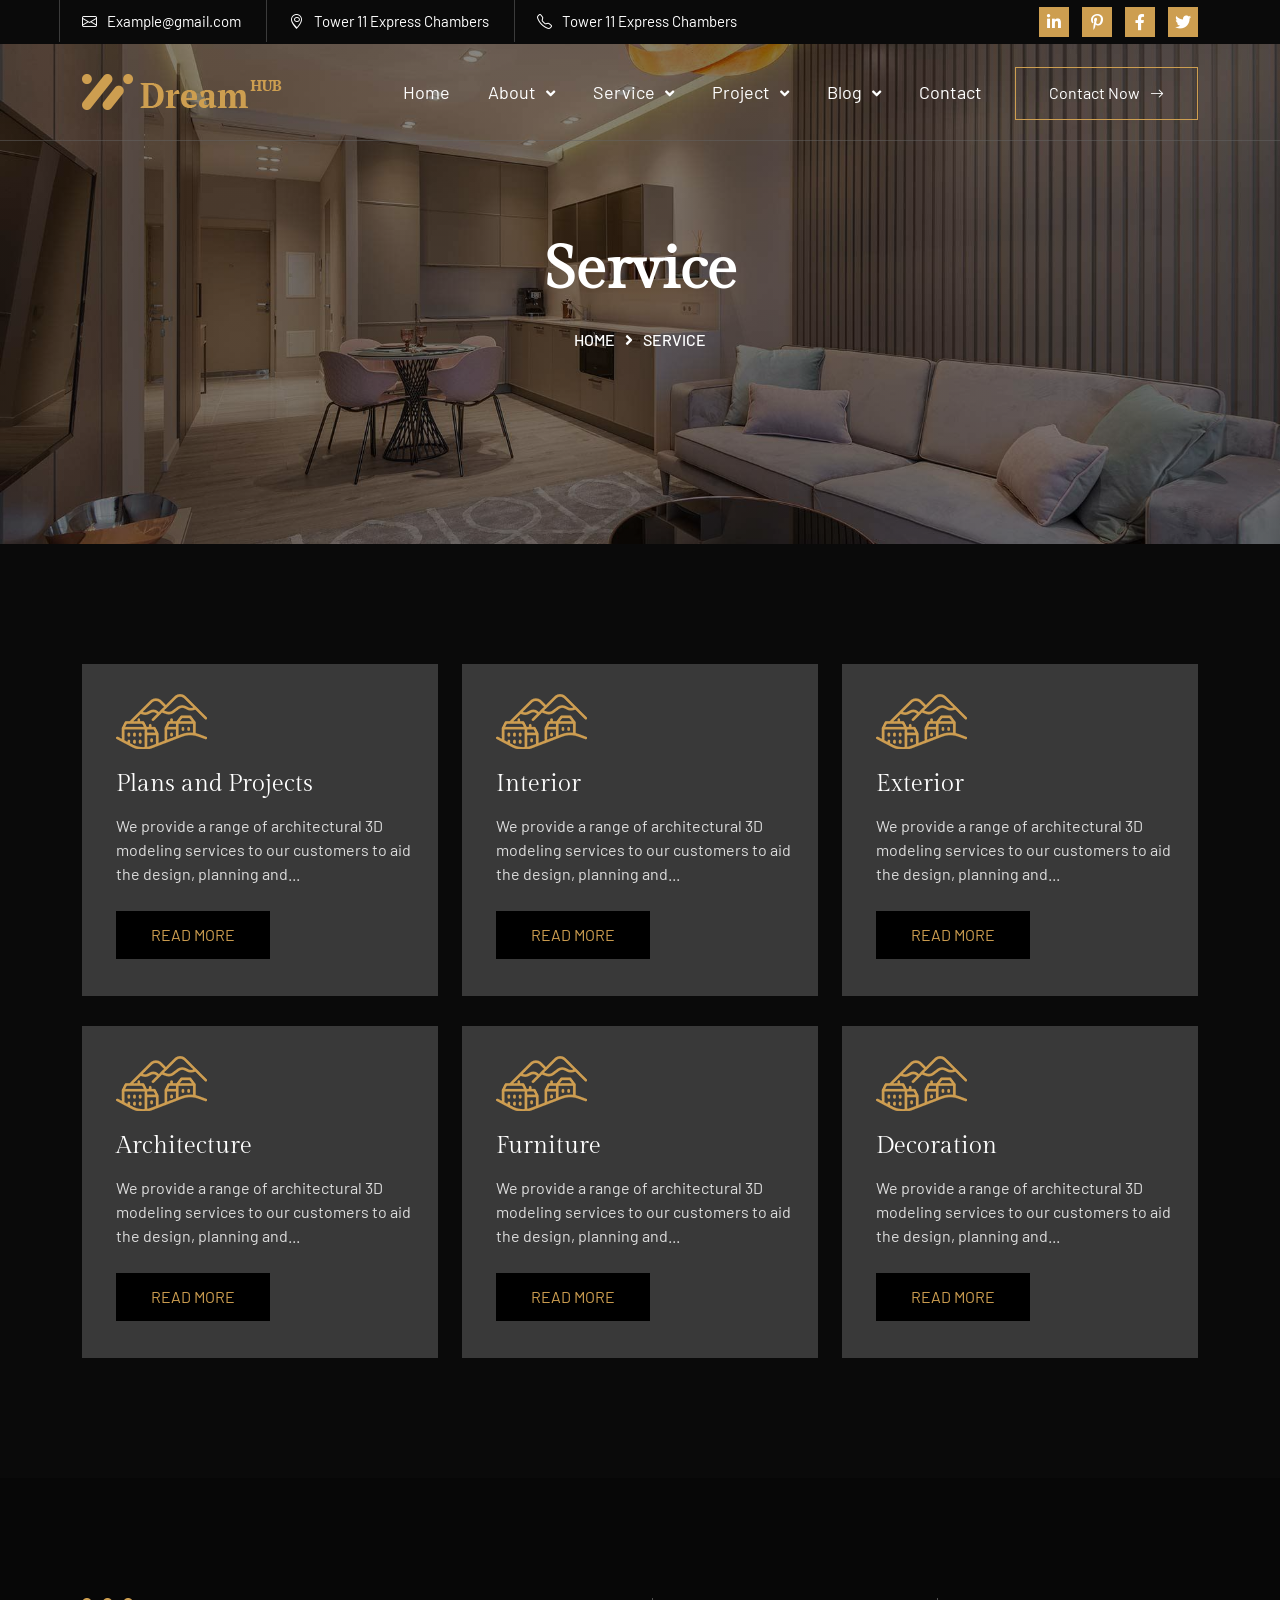
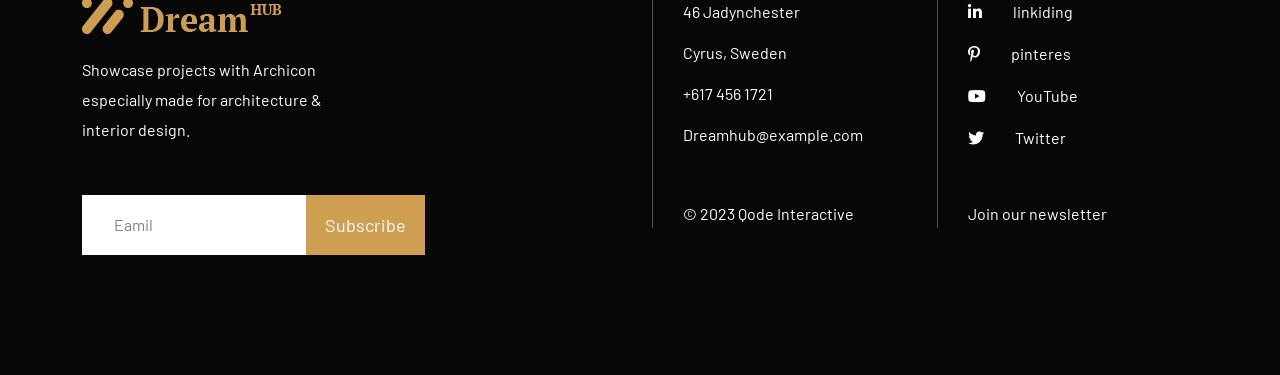
<file: html.ditsolution.net/drtheme/dreamhub/architecture/service.html>
<!DOCTYPE HTML>
<html lang="en-US">


<!-- Mirrored from https://html.ditsolution.net/drtheme/dreamhub/architecture/service.html by HTTrack Website Copier/3.x [XR&CO], Wed, 11 Nov 2026 15:43:44 GMT -->
<head>
	<meta charset="UTF-8">
	<meta http-equiv="x-ua-compatible" content="ie=edge">
	<title>Dreamhub Architecture HTML5 Template</title>
	<meta name="description" content="">
	<meta name="viewport" content="width=device-width, initial-scale=1">
	<!-- Favicon -->
	<link rel="icon" type="image/png" sizes="56x56" href="assets/images/fav-icon/fav.png">
	<!-- bootstrap CSS -->
	<link rel="stylesheet" href="assets/css/bootstrap.min.css" type="text/css" media="all">
	<!-- carousel CSS -->
	<link rel="stylesheet" href="assets/css/owl.carousel.min.css" type="text/css" media="all">
	<!-- animate CSS -->
	<link rel="stylesheet" href="assets/css/animate.css" type="text/css" media="all">
	<!-- animated-text CSS -->
	<link rel="stylesheet" href="assets/css/animated-text.css" type="text/css" media="all">
	<!-- font-awesome CSS -->
	<link rel="stylesheet" href="assets/css/all.min.css" type="text/css" media="all">
	<!-- font-flaticon CSS -->
	<link rel="stylesheet" href="assets/css/flaticon.css" type="text/css" media="all">
	<!-- theme-default CSS -->
	<link rel="stylesheet" href="assets/css/theme-default.css" type="text/css" media="all">
	<!-- meanmenu CSS -->
	<link rel="stylesheet" href="assets/css/meanmenu.min.css" type="text/css" media="all">
	<!-- transitions CSS -->
	<link rel="stylesheet" href="assets/css/owl.transitions.css" type="text/css" media="all">
	<!-- venobox CSS -->
	<link rel="stylesheet" href="venobox/venobox.css" type="text/css" media="all">
	<!-- bootstrap icons -->
	<link rel="stylesheet" href="assets/css/bootstrap-icons.css" type="text/css" media="all">
	<!-- Main Style CSS -->
	<link rel="stylesheet" href="style.css" type="text/css" media="all">
	<!-- responsive CSS -->
	<link rel="stylesheet" href="assets/css/responsive.css" type="text/css" media="all">
	<!-- modernizr js -->
	<script src="assets/js/vendor/modernizr-3.5.0.min.js"></script>
</head>

<body>
	<!-- loder -->
	<div class="loader-wrapper">
		<div class="loader"></div>
		<div class="loder-section left-section"></div>
		<div class="loder-section right-section"></div>
	</div>


	<!--==================================================-->
	<!-- Start Architecture Dreamhub Header Area -->
	<!--==================================================-->
	<div class="header-top-menu">
		<div class="container">
			<div class="row ">
				<div class="col-lg-8">
					<!--header top address-->
					<div class="header-top-address">
						<ul>
							<li class="style"><i class="bi bi-envelope"></i>Example@gmail.com</li>
							<li><i class="bi bi-geo-alt"></i>Tower 11 Express Chambers</li>
							<li><i class="bi bi-telephone"></i>Tower 11 Express Chambers</li>
						</ul>
					</div>
				</div>
				<div class="col-lg-4">
					<!--header top address-->
					<div class="header-top-right-social">
						<ul>
							<li><a href="#"><i class="fab fa-linkedin-in"></i></a></li>
							<li><a href="#"><i class="fab fa-pinterest-p"></i></a></li>
							<li><a href="#"><i class="fab fa-facebook-f"></i></a></li>
							<li><a href="#"><i class="fab fa-twitter"></i></a></li>
						</ul>
					</div>
				</div>
			</div>
		</div>
	</div>
	<!--==================================================-->
	<!-- End Architecture Dreamhub Header Area -->
	<!--==================================================-->

	

	<!--==================================================-->
	<!-- Start Architecture Dreamhub Header Area -->
	<!--==================================================-->
	<div class="header-area" id="sticky-header">
		<div class="container">
			<div class="row align-items-center">
				<div class="col-md-3">
				<!--logo-->
					<div class="logo">
						<a class="active" href="index-2.html"><img src="assets/images/logo.png" alt="logo img"></a>
						<a class="active-sticky" href="index-2.html"><img src="assets/images/logo1.png" alt="logo img"></a>
					</div>
				</div>
				<div class="col-md-9">
				<!--header-menu-->
					<div class="header-menu">
						<ul>
							<li><a href="index-2.html">Home</a></li>
							<li><a href="#">About <i class="fas fa-angle-down"></i></a>
								<ul class="sub-menu">
									<li><a href="about-us.html">About Us</a></li>
									<li><a href="team.html">Team</a></li>
									<li><a href="priching.html">Priching</a></li>
									<li><a href="faq.html">Faq</a></li>
									<li><a href="contact.html">Contact</a></li>
								</ul>
							</li>
							<li><a href="#">Service <i class="fas fa-angle-down"></i></a>
								<ul class="sub-menu">
									<li><a href="service.html">Service</a></li>
									<li><a href="service-details.html">Service Detials</a></li>
								</ul>
							</li>
							<li><a href="index-2.html">Project <i class="fas fa-angle-down"></i></a>
								<ul class="sub-menu">
									<li><a href="protfolio.html">Protfolio</a></li>
									<li><a href="protfolio-details.html">Protfolio Detials</a></li>
								</ul>
							</li>
							<li><a href="#">Blog <i class="fas fa-angle-down"></i></a>
								<ul class="sub-menu">
									<li><a href="blog.html">Blog Grid</a></li>
									<li><a href="blog-two.html">Blog Two</a></li>
									<li><a href="blog-details.html">Blgo Detials</a></li>
								</ul>
							</li>
							<li><a href="contact.html">Contact</a></li>
						</ul>
						<div class="header-menu-button">
							<a href="contact.html">Contact Now<i class="bi bi-arrow-right"></i></a>
						</div>
					</div>
				</div>
			</div>
		</div>
	</div>
	<!--==================================================-->
	<!-- END Architecture Dreamhub Header Area -->
	<!--==================================================-->



	<!--==================================================-->
	<!-- Start  Mobile Menu Area -->
	<!--==================================================-->
	<div class="mobile-menu-area sticky d-sm-block d-md-block d-lg-none ">
		<div class="mobile-menu">
			<nav class="header-menu">
				<ul class="nav_scroll">
					<li><a href="index-2.html">Home</a></li>
					<li><a href="#">About</a>
						<ul class="sub-menu">
							<li><a href="about-us.html">About Us</a></li>
							<li><a href="team.html">Team</a></li>
							<li><a href="priching.html">Priching</a></li>
							<li><a href="faq.html">Faq</a></li>
							<li><a href="contact.html">Contact</a></li>
						</ul>
					</li>
					<li><a href="#">Service</a>
						<ul class="sub-menu">
							<li><a href="service.html">Service</a></li>
							<li><a href="service-details.html">Service Detials</a></li>
						</ul>
					</li>
					<li><a href="index-2.html">Project</a>
						<ul class="sub-menu">
							<li><a href="protfolio.html">Protfolio</a></li>
							<li><a href="protfolio-details.html">Protfolio Detials</a></li>
						</ul>
					</li>
					<li><a href="#">Blog</a>
						<ul class="sub-menu">
							<li><a href="blog.html">Blog Grid</a></li>
							<li><a href="blog-two.html">Blog Two</a></li>
							<li><a href="blog-details.html">Blgo Detials</a></li>
						</ul>
					</li>
					<li><a href="contact.html">Contact</a></li>
				</ul>
			</nav>
		</div>
	</div>
	<!--==================================================-->
	<!-- End  Mobile Menu Area -->
	<!--==================================================-->
	



	<!--==================================================-->
	<!-- Start  Architecture   About Area -->
	<!--==================================================-->
	<div class="breadcumb-area align-items-center d-flex">
		<div class="container">
			<div class="row">
				<div class="col-lg-12">
					<div class="breacumb-content">
						<div class="breadcumb-title">
							<h1>Service</h1>
						</div>
						<div class="breadcumb-content-text">
							<a href="index-2.html">HOME</a><i class="fas fa-angle-right"></i><span>Service</span>
						</div>
					</div>
				</div>
			</div>
		</div>
	</div>
	<!--==================================================-->
	<!-- End  Architecture   About Area -->
	<!--==================================================-->


	<!--==================================================-->
	<!-- Start Dreamhub Architecture Contact  Area -->
	<!--==================================================-->
	<div class="service-area">
		<div class="container">
			<div class="row">
				<div class="col-lg-4 col-md-6">
					<div class="single-servce-box">
						<div class="service-icon">
							<img src="assets/images/about-icon3.png" alt="service icon">
						</div>
						<div class="service-content">
							<div class="service-title">
								<h3>Plans and Projects</h3>
							</div>
							<div class="service-description">
								<p>We provide a range of architectural 3D modeling services to our customers to aid the design, planning and...</p>
							</div>
							<div class="service-button">
								<a href="service-details.html">Read More</a>
							</div>
						</div>
					</div>
				</div>
				<div class="col-lg-4 col-md-6">
					<div class="single-servce-box">
						<div class="service-icon">
							<img src="assets/images/about-icon3.png" alt="service icon">
						</div>
						<div class="service-content">
							<div class="service-title">
								<h3>Interior</h3>
							</div>
							<div class="service-description">
								<p>We provide a range of architectural 3D modeling services to our customers to aid the design, planning and...</p>
							</div>
							<div class="service-button">
								<a href="service-details.html">Read More</a>
							</div>
						</div>
					</div>
				</div>
				<div class="col-lg-4 col-md-6">
					<div class="single-servce-box">
						<div class="service-icon">
							<img src="assets/images/about-icon3.png" alt="service icon">
						</div>
						<div class="service-content">
							<div class="service-title">
								<h3>Exterior</h3>
							</div>
							<div class="service-description">
								<p>We provide a range of architectural 3D modeling services to our customers to aid the design, planning and...</p>
							</div>
							<div class="service-button">
								<a href="service-details.html">Read More</a>
							</div>
						</div>
					</div>
				</div>
				<div class="col-lg-4 col-md-6">
					<div class="single-servce-box">
						<div class="service-icon">
							<img src="assets/images/about-icon3.png" alt="service icon">
						</div>
						<div class="service-content">
							<div class="service-title">
								<h3>Architecture</h3>
							</div>
							<div class="service-description">
								<p>We provide a range of architectural 3D modeling services to our customers to aid the design, planning and...</p>
							</div>
							<div class="service-button">
								<a href="service-details.html">Read More</a>
							</div>
						</div>
					</div>
				</div>
				<div class="col-lg-4 col-md-6">
					<div class="single-servce-box">
						<div class="service-icon">
							<img src="assets/images/about-icon3.png" alt="service icon">
						</div>
						<div class="service-content">
							<div class="service-title">
								<h3>Furniture</h3>
							</div>
							<div class="service-description">
								<p>We provide a range of architectural 3D modeling services to our customers to aid the design, planning and...</p>
							</div>
							<div class="service-button">
								<a href="service-details.html">Read More</a>
							</div>
						</div>
					</div>
				</div>
				<div class="col-lg-4 col-md-6">
					<div class="single-servce-box">
						<div class="service-icon">
							<img src="assets/images/about-icon3.png" alt="service icon">
						</div>
						<div class="service-content">
							<div class="service-title">
								<h3>Decoration</h3>
							</div>
							<div class="service-description">
								<p>We provide a range of architectural 3D modeling services to our customers to aid the design, planning and...</p>
							</div>
							<div class="service-button">
								<a href="service-details.html">Read More</a>
							</div>
						</div>
					</div>
				</div>
			</div>		
		</div>
	</div>
	<!--==================================================-->
	<!-- END Dreamhub Architecture Contacrt  Area -->
	<!--==================================================-->




	<!--==================================================-->
	<!-- Start  Architecture  Blog Area -->
	<!--==================================================-->
	<div class="footer-area">
		<div class="container">
			<div class="row">
				<div class="col-lg-6 col-md-6">
					<div class="footer-widget-item style">
						<div class="footer-logo">
							<a href="index-2.html"><img src="assets/images/logo.png" alt="logo img"></a>
						</div>
						<div class="footer-widget-description">
							<p>Showcase projects with Archicon especially made
								for architecture & interior design.</p>
						</div>
						<form>
							<div class="form-box">
								<input type="text" name="email" placeholder="Eamil" required="">
									<button type="submit">Subscribe</button>
							</div>	
						</form>
					</div>
				</div>
				<div class="col-lg-3 col-md-6">
					<div class="footer-widget-item">
						<div class="footer-widget-address">
							<ul>
								<li>46 Jadynchester</li>
								<li>Cyrus, Sweden</li>
								<li>+617 456 1721</li>
								<li>Dreamhub@example.com</li>
							</ul>
							<p>© 2023 Qode Interactive</p>
						</div>
					</div>
				</div>
				<div class="col-lg-3 col-md-6">
					<div class="footer-widget-item">
						<div class="footer-widget-social-info">
							<ul>
								<li><a href="#"><i class="fab fa-linkedin-in"></i>linkiding</a></li>
								<li><a href="#"><i class="fab fa-pinterest-p"></i>pinteres</a></li>
								<li><a href="#"><i class="fab fa-youtube"></i>YouTube</a></li>
								<li><a href="#"><i class="fab fa-twitter"></i>Twitter</a></li>
							</ul>
							<div class="newsletter">
								<a href="#">Join our newsletter</a>
							</div>
						</div>
					</div>
				</div>
			</div>
		</div>
	</div>
	<!--==================================================-->
	<!-- End  Architecture  Blog Area -->
	<!--==================================================-->



	<!--==================================================-->
	<!-- Start scrollup section Section -->
	<!--==================================================-->
	<!-- scrollup section -->
	<div class="scroll-area">
		<div class="top-wrap">
			<div class="go-top-btn-wraper">
				<div class="go-top go-top-button">
					<i class="bi bi-chevron-double-up"></i>
					<i class="bi bi-chevron-double-up"></i>
				</div>
			</div>
		</div>
	</div>
	<!--==================================================-->
	<!-- Start scrollup section Section -->
	<!--==================================================-->

	
	




	<!-- jquery js -->
	<script src="assets/js/vendor/jquery-3.6.2.min.js"></script>
	<script src="assets/js/popper.min.js"></script>
	<!-- bootstrap js -->
	<script src="assets/js/bootstrap.min.js"></script>
	<!-- carousel js -->
	<script src="assets/js/owl.carousel.min.js"></script>
	<!-- counterup js -->
	<script src="assets/js/jquery.counterup.min.js"></script>
	<!-- waypoints js -->
	<script src="assets/js/waypoints.min.js"></script>
	<!-- wow js -->
	<script src="assets/js/wow.js"></script>
	<!-- imagesloaded js -->
	<script src="assets/js/imagesloaded.pkgd.min.js"></script>
	<!-- venobox js -->
	<script src="venobox/venobox.js"></script>
	<!--  animated-text js -->
	<script src="assets/js/animated-text.js"></script>
	<!-- venobox min js -->
	<script src="venobox/venobox.min.js"></script>
	<!-- isotope js -->
	<script src="assets/js/isotope.pkgd.min.js"></script>
	<!-- jquery meanmenu js -->
	<script src="assets/js/jquery.meanmenu.js"></script>
	<!-- jquery scrollup js -->
	<script src="assets/js/jquery.scrollUp.js"></script>
	<script src="assets/js/jquery.barfiller.js"></script>
	<!-- theme js -->
	<script src="assets/js/theme.js"></script>
</body>


<!-- Mirrored from https://html.ditsolution.net/drtheme/dreamhub/architecture/service.html by HTTrack Website Copier/3.x [XR&CO], Wed, 11 Nov 2026 15:43:44 GMT -->
</html>
</file>
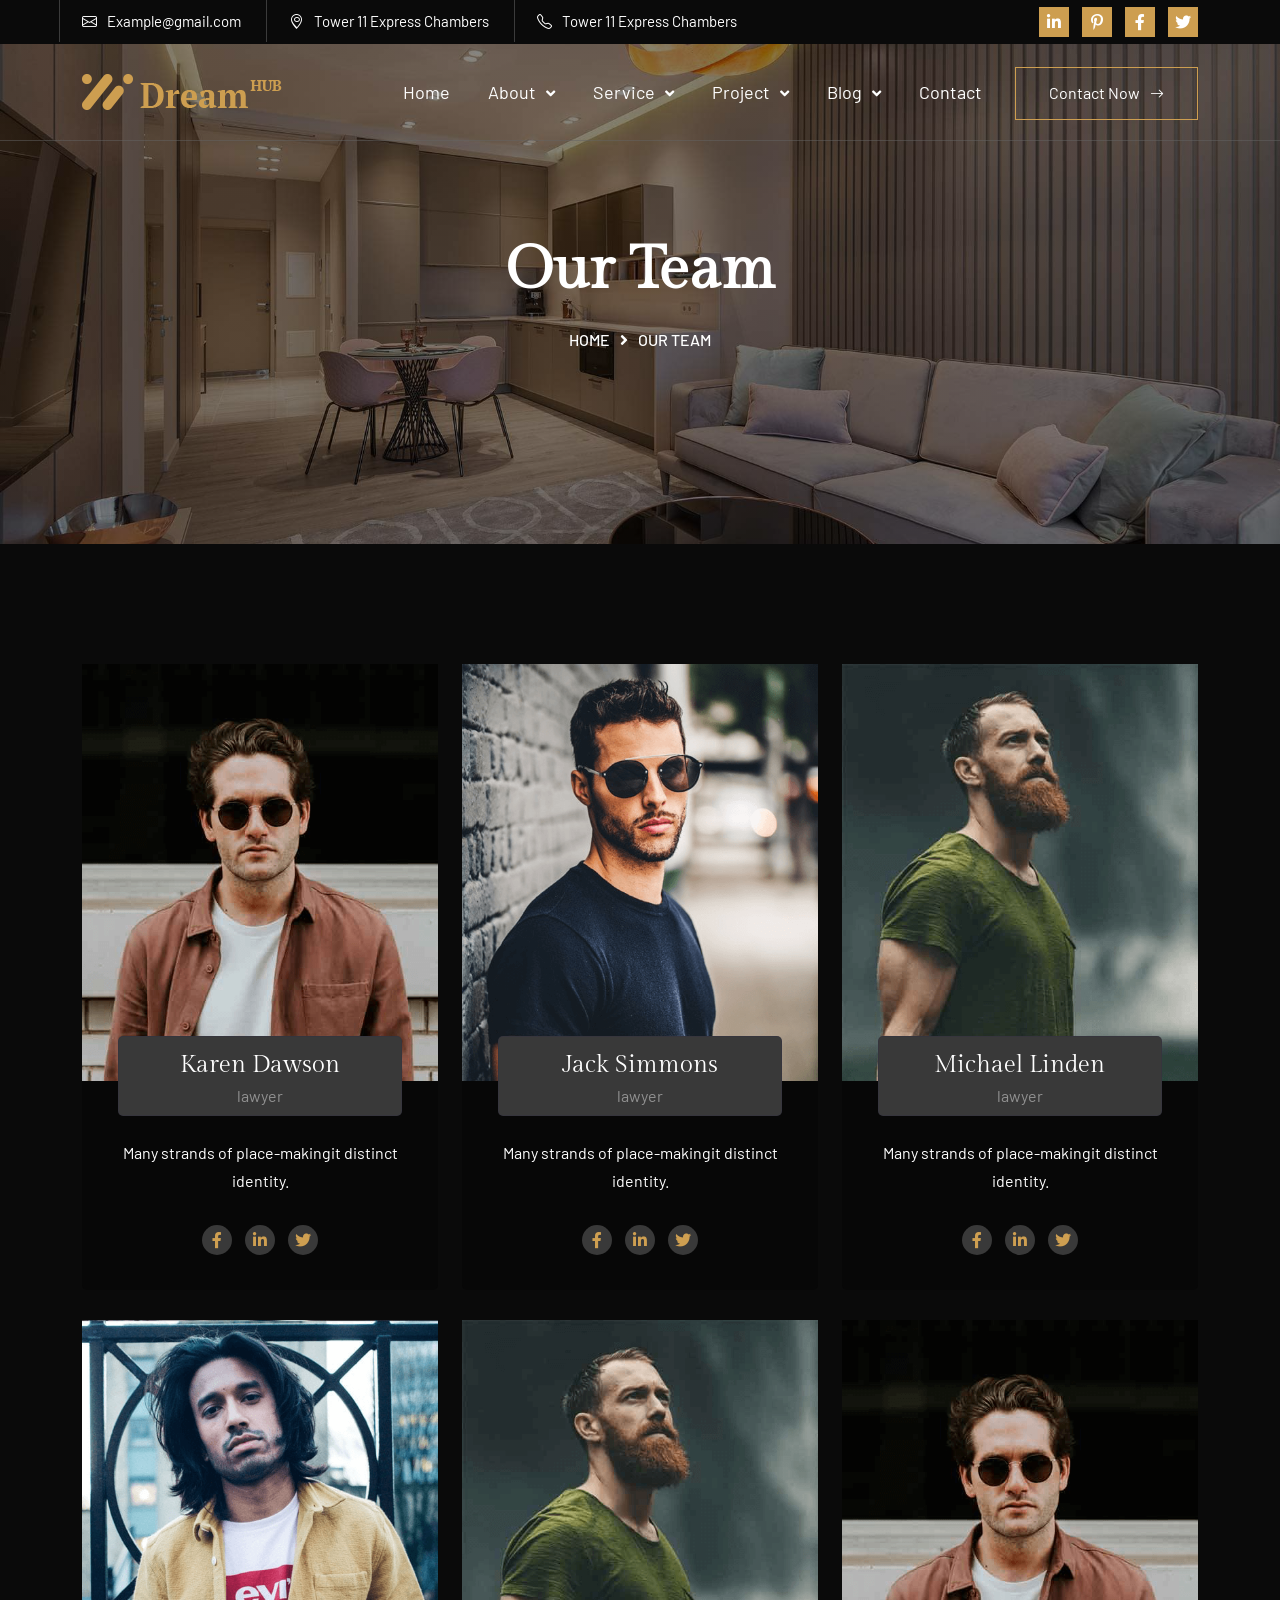
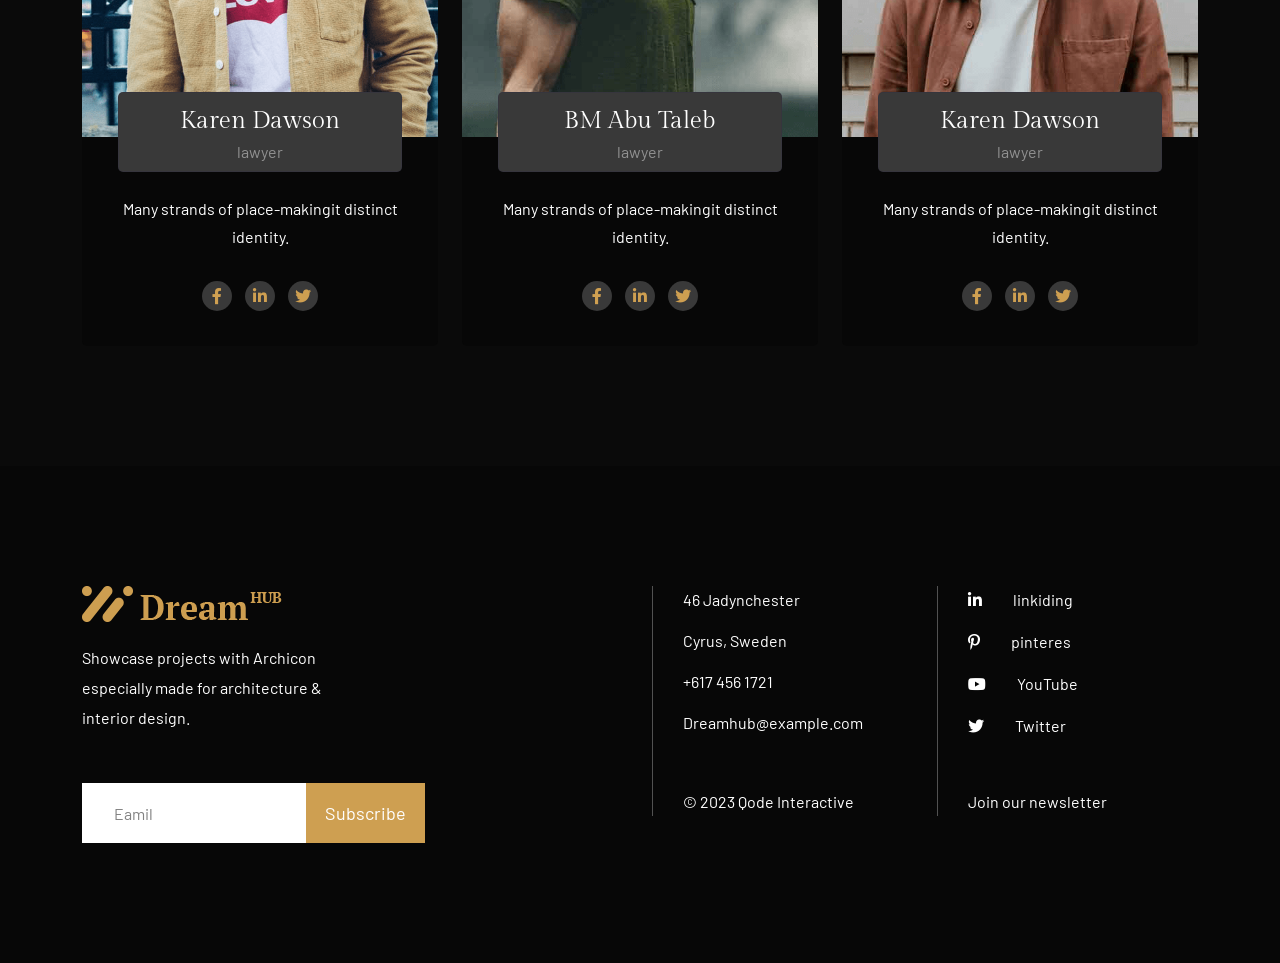
<file: html.ditsolution.net/drtheme/dreamhub/architecture/team.html>
<!DOCTYPE HTML>
<html lang="en-US">


<!-- Mirrored from https://html.ditsolution.net/drtheme/dreamhub/architecture/team.html by HTTrack Website Copier/3.x [XR&CO], Wed, 11 Nov 2026 15:43:25 GMT -->
<head>
	<meta charset="UTF-8">
	<meta http-equiv="x-ua-compatible" content="ie=edge">
	<title>Dreamhub Architecture HTML5 Template</title>
	<meta name="description" content="">
	<meta name="viewport" content="width=device-width, initial-scale=1">
	<!-- Favicon -->
	<link rel="icon" type="image/png" sizes="56x56" href="assets/images/fav-icon/fav.png">
	<!-- bootstrap CSS -->
	<link rel="stylesheet" href="assets/css/bootstrap.min.css" type="text/css" media="all">
	<!-- carousel CSS -->
	<link rel="stylesheet" href="assets/css/owl.carousel.min.css" type="text/css" media="all">
	<!-- animate CSS -->
	<link rel="stylesheet" href="assets/css/animate.css" type="text/css" media="all">
	<!-- animated-text CSS -->
	<link rel="stylesheet" href="assets/css/animated-text.css" type="text/css" media="all">
	<!-- font-awesome CSS -->
	<link rel="stylesheet" href="assets/css/all.min.css" type="text/css" media="all">
	<!-- font-flaticon CSS -->
	<link rel="stylesheet" href="assets/css/flaticon.css" type="text/css" media="all">
	<!-- theme-default CSS -->
	<link rel="stylesheet" href="assets/css/theme-default.css" type="text/css" media="all">
	<!-- meanmenu CSS -->
	<link rel="stylesheet" href="assets/css/meanmenu.min.css" type="text/css" media="all">
	<!-- transitions CSS -->
	<link rel="stylesheet" href="assets/css/owl.transitions.css" type="text/css" media="all">
	<!-- venobox CSS -->
	<link rel="stylesheet" href="venobox/venobox.css" type="text/css" media="all">
	<!-- bootstrap icons -->
	<link rel="stylesheet" href="assets/css/bootstrap-icons.css" type="text/css" media="all">
	<!-- Main Style CSS -->
	<link rel="stylesheet" href="style.css" type="text/css" media="all">
	<!-- responsive CSS -->
	<link rel="stylesheet" href="assets/css/responsive.css" type="text/css" media="all">
	<!-- modernizr js -->
	<script src="assets/js/vendor/modernizr-3.5.0.min.js"></script>
</head>

<body>
	<!-- loder -->
	<div class="loader-wrapper">
		<div class="loader"></div>
		<div class="loder-section left-section"></div>
		<div class="loder-section right-section"></div>
	</div>


	<!--==================================================-->
	<!-- Start Architecture Dreamhub Header Area -->
	<!--==================================================-->
	<div class="header-top-menu">
		<div class="container">
			<div class="row ">
				<div class="col-lg-8">
					<!--header top address-->
					<div class="header-top-address">
						<ul>
							<li class="style"><i class="bi bi-envelope"></i>Example@gmail.com</li>
							<li><i class="bi bi-geo-alt"></i>Tower 11 Express Chambers</li>
							<li><i class="bi bi-telephone"></i>Tower 11 Express Chambers</li>
						</ul>
					</div>
				</div>
				<div class="col-lg-4">
					<!--header top address-->
					<div class="header-top-right-social">
						<ul>
							<li><a href="#"><i class="fab fa-linkedin-in"></i></a></li>
							<li><a href="#"><i class="fab fa-pinterest-p"></i></a></li>
							<li><a href="#"><i class="fab fa-facebook-f"></i></a></li>
							<li><a href="#"><i class="fab fa-twitter"></i></a></li>
						</ul>
					</div>
				</div>
			</div>
		</div>
	</div>
	<!--==================================================-->
	<!-- End Architecture Dreamhub Header Area -->
	<!--==================================================-->

	

	<!--==================================================-->
	<!-- Start Architecture Dreamhub Header Area -->
	<!--==================================================-->
	<div class="header-area" id="sticky-header">
		<div class="container">
			<div class="row align-items-center">
				<div class="col-md-3">
				<!--logo-->
					<div class="logo">
						<a class="active" href="index-2.html"><img src="assets/images/logo.png" alt="logo img"></a>
						<a class="active-sticky" href="index-2.html"><img src="assets/images/logo1.png" alt="logo img"></a>
					</div>
				</div>
				<div class="col-md-9">
				<!--header-menu-->
					<div class="header-menu">
						<ul>
							<li><a href="index-2.html">Home</a></li>
							<li><a href="#">About <i class="fas fa-angle-down"></i></a>
								<ul class="sub-menu">
									<li><a href="about-us.html">About Us</a></li>
									<li><a href="team.html">Team</a></li>
									<li><a href="priching.html">Priching</a></li>
									<li><a href="faq.html">Faq</a></li>
									<li><a href="contact.html">Contact</a></li>
								</ul>
							</li>
							<li><a href="#">Service <i class="fas fa-angle-down"></i></a>
								<ul class="sub-menu">
									<li><a href="service.html">Service</a></li>
									<li><a href="service-details.html">Service Detials</a></li>
								</ul>
							</li>
							<li><a href="index-2.html">Project <i class="fas fa-angle-down"></i></a>
								<ul class="sub-menu">
									<li><a href="protfolio.html">Protfolio</a></li>
									<li><a href="protfolio-details.html">Protfolio Detials</a></li>
								</ul>
							</li>
							<li><a href="#">Blog <i class="fas fa-angle-down"></i></a>
								<ul class="sub-menu">
									<li><a href="blog.html">Blog Grid</a></li>
									<li><a href="blog-two.html">Blog Two</a></li>
									<li><a href="blog-details.html">Blgo Detials</a></li>
								</ul>
							</li>
							<li><a href="contact.html">Contact</a></li>
						</ul>
						<div class="header-menu-button">
							<a href="contact.html">Contact Now<i class="bi bi-arrow-right"></i></a>
						</div>
					</div>
				</div>
			</div>
		</div>
	</div>
	<!--==================================================-->
	<!-- END Architecture Dreamhub Header Area -->
	<!--==================================================-->



	<!--==================================================-->
	<!-- Start  Mobile Menu Area -->
	<!--==================================================-->
	<div class="mobile-menu-area sticky d-sm-block d-md-block d-lg-none ">
		<div class="mobile-menu">
			<nav class="header-menu">
				<ul class="nav_scroll">
					<li><a href="index-2.html">Home</a></li>
					<li><a href="#">About</a>
						<ul class="sub-menu">
							<li><a href="about-us.html">About Us</a></li>
							<li><a href="team.html">Team</a></li>
							<li><a href="priching.html">Priching</a></li>
							<li><a href="faq.html">Faq</a></li>
							<li><a href="contact.html">Contact</a></li>
						</ul>
					</li>
					<li><a href="#">Service</a>
						<ul class="sub-menu">
							<li><a href="service.html">Service</a></li>
							<li><a href="service-details.html">Service Detials</a></li>
						</ul>
					</li>
					<li><a href="index-2.html">Project</a>
						<ul class="sub-menu">
							<li><a href="protfolio.html">Protfolio</a></li>
							<li><a href="protfolio-details.html">Protfolio Detials</a></li>
						</ul>
					</li>
					<li><a href="#">Blog</a>
						<ul class="sub-menu">
							<li><a href="blog.html">Blog Grid</a></li>
							<li><a href="blog-two.html">Blog Two</a></li>
							<li><a href="blog-details.html">Blgo Detials</a></li>
						</ul>
					</li>
					<li><a href="contact.html">Contact</a></li>
				</ul>
			</nav>
		</div>
	</div>
	<!--==================================================-->
	<!-- End  Mobile Menu Area -->
	<!--==================================================-->
	



	<!--==================================================-->
	<!-- Start  Architecture   About Area -->
	<!--==================================================-->
	<div class="breadcumb-area align-items-center d-flex">
		<div class="container">
			<div class="row">
				<div class="col-lg-12">
					<div class="breacumb-content">
						<div class="breadcumb-title">
							<h1>Our Team</h1>
						</div>
						<div class="breadcumb-content-text">
							<a href="index-2.html">HOME</a><i class="fas fa-angle-right"></i><span>Our Team</span>
						</div>
					</div>
				</div>
			</div>
		</div>
	</div>
	<!--==================================================-->
	<!-- End  Architecture   About Area -->
	<!--==================================================-->


	<!--==================================================-->
	<!-- Start  Architecture Team Area -->
	<!--==================================================-->
	<div class="team-area">
		<div class="container">
			<div class="row">
				<div class="col-lg-4 col-md-6">
					<div class="single-team-box">
						<div class="single-team-thumb">
							<img src="assets/images/team1.png" alt=" team thumb">
							<div class="team-title">
								<h3><a href="#">Karen Dawson</a></h3>
								<p>lawyer</p>
							</div>
						</div>
						<div class="team-box-content">
							<div class="team-description">
								<p>Many strands of place-makingit distinct identity.</p>
							</div>
							<div class="team-social-info">
								<ul>
									<li><a href="#"><i class="fab fa-facebook-f"></i></a></li>
									<li><a href="#"><i class="fab fa-linkedin-in"></i></a></li>
									<li><a href="#"><i class="fab fa-twitter"></i></a></li>
								</ul>
							</div>
						</div>
					</div>
				</div>
				<div class="col-lg-4 col-md-6">
					<div class="single-team-box">
						<div class="single-team-thumb">
							<img src="assets/images/team2.png" alt=" team thumb">
							<div class="team-title">
								<h3><a href="#">Jack Simmons</a></h3>
								<p>lawyer</p>
							</div>
						</div>
						<div class="team-box-content">
							<div class="team-description">
								<p>Many strands of place-makingit distinct identity.</p>
							</div>
							<div class="team-social-info">
								<ul>
									<li><a href="#"><i class="fab fa-facebook-f"></i></a></li>
									<li><a href="#"><i class="fab fa-linkedin-in"></i></a></li>
									<li><a href="#"><i class="fab fa-twitter"></i></a></li>
								</ul>
							</div>
						</div>
					</div>
				</div>
				<div class="col-lg-4 col-md-6">
					<div class="single-team-box">
						<div class="single-team-thumb">
							<img src="assets/images/team3.png" alt=" team thumb">
							<div class="team-title">
								<h3><a href="#">Michael Linden</a></h3>
								<p>lawyer</p>
							</div>
						</div>
						<div class="team-box-content">
							<div class="team-description">
								<p>Many strands of place-makingit distinct identity.</p>
							</div>
							<div class="team-social-info">
								<ul>
									<li><a href="#"><i class="fab fa-facebook-f"></i></a></li>
									<li><a href="#"><i class="fab fa-linkedin-in"></i></a></li>
									<li><a href="#"><i class="fab fa-twitter"></i></a></li>
								</ul>
							</div>
						</div>
					</div>
				</div>
				<div class="col-lg-4 col-md-6">
					<div class="single-team-box">
						<div class="single-team-thumb">
							<img src="assets/images/team4.png" alt=" team thumb">
							<div class="team-title">
								<h3><a href="#">Karen Dawson</a></h3>
								<p>lawyer</p>
							</div>
						</div>
						<div class="team-box-content">
							<div class="team-description">
								<p>Many strands of place-makingit distinct identity.</p>
							</div>
							<div class="team-social-info">
								<ul>
									<li><a href="#"><i class="fab fa-facebook-f"></i></a></li>
									<li><a href="#"><i class="fab fa-linkedin-in"></i></a></li>
									<li><a href="#"><i class="fab fa-twitter"></i></a></li>
								</ul>
							</div>
						</div>
					</div>
				</div>
				<div class="col-lg-4 col-md-6">
					<div class="single-team-box">
						<div class="single-team-thumb">
							<img src="assets/images/team3.png" alt=" team thumb">
							<div class="team-title">
								<h3><a href="#">BM Abu Taleb</a></h3>
								<p>lawyer</p>
							</div>
						</div>
						<div class="team-box-content">
							<div class="team-description">
								<p>Many strands of place-makingit distinct identity.</p>
							</div>
							<div class="team-social-info">
								<ul>
									<li><a href="#"><i class="fab fa-facebook-f"></i></a></li>
									<li><a href="#"><i class="fab fa-linkedin-in"></i></a></li>
									<li><a href="#"><i class="fab fa-twitter"></i></a></li>
								</ul>
							</div>
						</div>
					</div>
				</div>
				<div class="col-lg-4 col-md-6">
					<div class="single-team-box">
						<div class="single-team-thumb">
							<img src="assets/images/team1.png" alt=" team thumb">
							<div class="team-title">
								<h3><a href="#">Karen Dawson</a></h3>
								<p>lawyer</p>
							</div>
						</div>
						<div class="team-box-content">
							<div class="team-description">
								<p>Many strands of place-makingit distinct identity.</p>
							</div>
							<div class="team-social-info">
								<ul>
									<li><a href="#"><i class="fab fa-facebook-f"></i></a></li>
									<li><a href="#"><i class="fab fa-linkedin-in"></i></a></li>
									<li><a href="#"><i class="fab fa-twitter"></i></a></li>
								</ul>
							</div>
						</div>
					</div>
				</div>
			</div>
		</div>
	</div>
	<!--==================================================-->
	<!-- End  Architecture Team Area -->
	<!--==================================================-->




	<!--==================================================-->
	<!-- Start  Architecture  Blog Area -->
	<!--==================================================-->
	<div class="footer-area">
		<div class="container">
			<div class="row">
				<div class="col-lg-6 col-md-6">
					<div class="footer-widget-item style">
						<div class="footer-logo">
							<a href="index-2.html"><img src="assets/images/logo.png" alt="logo img"></a>
						</div>
						<div class="footer-widget-description">
							<p>Showcase projects with Archicon especially made
								for architecture & interior design.</p>
						</div>
						<form>
							<div class="form-box">
								<input type="text" name="email" placeholder="Eamil" required="">
									<button type="submit">Subscribe</button>
							</div>	
						</form>
					</div>
				</div>
				<div class="col-lg-3 col-md-6">
					<div class="footer-widget-item">
						<div class="footer-widget-address">
							<ul>
								<li>46 Jadynchester</li>
								<li>Cyrus, Sweden</li>
								<li>+617 456 1721</li>
								<li>Dreamhub@example.com</li>
							</ul>
							<p>© 2023 Qode Interactive</p>
						</div>
					</div>
				</div>
				<div class="col-lg-3 col-md-6">
					<div class="footer-widget-item">
						<div class="footer-widget-social-info">
							<ul>
								<li><a href="#"><i class="fab fa-linkedin-in"></i>linkiding</a></li>
								<li><a href="#"><i class="fab fa-pinterest-p"></i>pinteres</a></li>
								<li><a href="#"><i class="fab fa-youtube"></i>YouTube</a></li>
								<li><a href="#"><i class="fab fa-twitter"></i>Twitter</a></li>
							</ul>
							<div class="newsletter">
								<a href="#">Join our newsletter</a>
							</div>
						</div>
					</div>
				</div>
			</div>
		</div>
	</div>
	<!--==================================================-->
	<!-- End  Architecture  Blog Area -->
	<!--==================================================-->


	<!--==================================================-->
	<!-- Start scrollup section Section -->
	<!--==================================================-->
	<!-- scrollup section -->
	<div class="scroll-area">
		<div class="top-wrap">
			<div class="go-top-btn-wraper">
				<div class="go-top go-top-button">
					<i class="bi bi-chevron-double-up"></i>
					<i class="bi bi-chevron-double-up"></i>
				</div>
			</div>
		</div>
	</div>
	<!--==================================================-->
	<!-- Start scrollup section Section -->
	<!--==================================================-->

	
	




	<!-- jquery js -->
	<script src="assets/js/vendor/jquery-3.6.2.min.js"></script>
	<script src="assets/js/popper.min.js"></script>
	<!-- bootstrap js -->
	<script src="assets/js/bootstrap.min.js"></script>
	<!-- carousel js -->
	<script src="assets/js/owl.carousel.min.js"></script>
	<!-- counterup js -->
	<script src="assets/js/jquery.counterup.min.js"></script>
	<!-- waypoints js -->
	<script src="assets/js/waypoints.min.js"></script>
	<!-- wow js -->
	<script src="assets/js/wow.js"></script>
	<!-- imagesloaded js -->
	<script src="assets/js/imagesloaded.pkgd.min.js"></script>
	<!-- venobox js -->
	<script src="venobox/venobox.js"></script>
	<!--  animated-text js -->
	<script src="assets/js/animated-text.js"></script>
	<!-- venobox min js -->
	<script src="venobox/venobox.min.js"></script>
	<!-- isotope js -->
	<script src="assets/js/isotope.pkgd.min.js"></script>
	<!-- jquery meanmenu js -->
	<script src="assets/js/jquery.meanmenu.js"></script>
	<!-- jquery scrollup js -->
	<script src="assets/js/jquery.scrollUp.js"></script>
	<script src="assets/js/jquery.barfiller.js"></script>
	<!-- theme js -->
	<script src="assets/js/theme.js"></script>
</body>


<!-- Mirrored from https://html.ditsolution.net/drtheme/dreamhub/architecture/team.html by HTTrack Website Copier/3.x [XR&CO], Wed, 11 Nov 2026 15:43:25 GMT -->
</html>
</file>
<file: html.ditsolution.net/drtheme/dreamhub/architecture/assets/css/flaticon.css>
@font-face {
    font-family: "flaticon";
    src: url("../fonts/flaticon-set-logisticse381e381.ttf?622cb10d1ce0f8ff8b951481e94e9412") format("truetype"),
url("../fonts/flaticon-set-logisticse381e381.woff?622cb10d1ce0f8ff8b951481e94e9412") format("woff"),
url("../fonts/flaticon-set-logisticse381e381.woff2?622cb10d1ce0f8ff8b951481e94e9412") format("woff2"),
url("../fonts/flaticon-set-logisticse381e381.eot?622cb10d1ce0f8ff8b951481e94e9412#iefix") format("embedded-opentype"),
url("../fonts/flaticon-set-logisticse381e381.svg?622cb10d1ce0f8ff8b951481e94e9412#flaticon") format("svg");
}

i[class^="flaticon-"]:before, i[class*=" flaticon-"]:before {
    font-family: flaticon !important;
    font-style: normal;
    font-weight: normal !important;
    font-variant: normal;
    text-transform: none;
    line-height: 1;
    -webkit-font-smoothing: antialiased;
    -moz-osx-font-smoothing: grayscale;
}

.flaticon-logistics:before {
    content: "\f101";
}
.flaticon-cargo:before {
    content: "\f102";
}
.flaticon-logistics-1:before {
    content: "\f103";
}
.flaticon-logistics-2:before {
    content: "\f104";
}
.flaticon-boxes:before {
    content: "\f105";
}
.flaticon-import:before {
    content: "\f106";
}
.flaticon-cargo-ship:before {
    content: "\f107";
}
.flaticon-logistics-3:before {
    content: "\f108";
}
.flaticon-logistics-4:before {
    content: "\f109";
}
.flaticon-delivery:before {
    content: "\f10a";
}
.flaticon-logistic:before {
    content: "\f10b";
}
.flaticon-port:before {
    content: "\f10c";
}
.flaticon-cargo-1:before {
    content: "\f10d";
}
.flaticon-shipment:before {
    content: "\f10e";
}
.flaticon-delivery-man:before {
    content: "\f10f";
}
.flaticon-supply-chain:before {
    content: "\f110";
}
.flaticon-container:before {
    content: "\f111";
}
.flaticon-delivery-man-1:before {
    content: "\f112";
}
.flaticon-box:before {
    content: "\f113";
}
.flaticon-logistics-5:before {
    content: "\f114";
}
.flaticon-team:before {
    content: "\f115";
}
.flaticon-3d-cube:before {
    content: "\f116";
}
.flaticon-global:before {
    content: "\f117";
}
.flaticon-customer-service:before {
    content: "\f118";
}
.flaticon-cargo-boat:before {
    content: "\f119";
}
.flaticon-logistics-6:before {
    content: "\f11a";
}
.flaticon-airplane:before {
    content: "\f11b";
}
.flaticon-parcel:before {
    content: "\f11c";
}
.flaticon-order:before {
    content: "\f11d";
}
.flaticon-truck:before {
    content: "\f11e";
}
.flaticon-container-1:before {
    content: "\f11f";
}
.flaticon-global-1:before {
    content: "\f120";
}
.flaticon-global-2:before {
    content: "\f121";
}
.flaticon-worldwide-shipping:before {
    content: "\f122";
}
.flaticon-fast-delivery:before {
    content: "\f123";
}
.flaticon-worldwide-shipping-1:before {
    content: "\f124";
}
.flaticon-shipment-1:before {
    content: "\f125";
}
.flaticon-cart:before {
    content: "\f126";
}
.flaticon-global-shipping:before {
    content: "\f127";
}
.flaticon-delivery-man-2:before {
    content: "\f128";
}
.flaticon-cargo-ship-1:before {
    content: "\f129";
}
.flaticon-forklift:before {
    content: "\f12a";
}
.flaticon-forklift-1:before {
    content: "\f12b";
}
.flaticon-delivery-courier:before {
    content: "\f12c";
}
.flaticon-shipping:before {
    content: "\f12d";
}
.flaticon-airplane-1:before {
    content: "\f12e";
}
.flaticon-stock:before {
    content: "\f12f";
}
.flaticon-air-freight:before {
    content: "\f130";
}
.flaticon-maintenance:before {
    content: "\f131";
}
.flaticon-air:before {
    content: "\f132";
}
.flaticon-logistics-delivery:before {
    content: "\f133";
}
.flaticon-logistics-delivery-1:before {
    content: "\f134";
}
.flaticon-clipboard:before {
    content: "\f135";
}
.flaticon-logistics-delivery-2:before {
    content: "\f136";
}
.flaticon-logistics-delivery-3:before {
    content: "\f137";
}
.flaticon-box-1:before {
    content: "\f138";
}
.flaticon-truck-1:before {
    content: "\f139";
}
.flaticon-order-1:before {
    content: "\f13a";
}
.flaticon-search:before {
    content: "\f13b";
}
.flaticon-delivery-truck:before {
    content: "\f13c";
}
.flaticon-international-shipping:before {
    content: "\f13d";
}
.flaticon-24-hours:before {
    content: "\f13e";
}
.flaticon-logistics-delivery-4:before {
    content: "\f13f";
}
.flaticon-home-delivery:before {
    content: "\f140";
}
.flaticon-forklift-2:before {
    content: "\f141";
}
.flaticon-call-center:before {
    content: "\f142";
}
.flaticon-crane:before {
    content: "\f143";
}
.flaticon-headset:before {
    content: "\f144";
}
.flaticon-shipment-2:before {
    content: "\f145";
}
.flaticon-clipboard-1:before {
    content: "\f146";
}
.flaticon-production:before {
    content: "\f147";
}
.flaticon-export:before {
    content: "\f148";
}
.flaticon-shopping-bag:before {
    content: "\f149";
}
.flaticon-qr-code:before {
    content: "\f14a";
}
.flaticon-air-plane:before {
    content: "\f14b";
}
.flaticon-cash-on-delivery:before {
    content: "\f14c";
}
.flaticon-import-1:before {
    content: "\f14d";
}
.flaticon-24-hours-1:before {
    content: "\f14e";
}
.flaticon-international-shipping-1:before {
    content: "\f14f";
}
.flaticon-received:before {
    content: "\f150";
}
.flaticon-export-1:before {
    content: "\f151";
}
.flaticon-truck-2:before {
    content: "\f152";
}
.flaticon-increase:before {
    content: "\f153";
}
.flaticon-global-shipping-1:before {
    content: "\f154";
}
.flaticon-crane-1:before {
    content: "\f155";
}
.flaticon-shield:before {
    content: "\f156";
}
.flaticon-container-2:before {
    content: "\f157";
}
.flaticon-delivery-truck-1:before {
    content: "\f158";
}
.flaticon-fast-delivery-1:before {
    content: "\f159";
}
.flaticon-shipping-1:before {
    content: "\f15a";
}
.flaticon-cash-on-delivery-1:before {
    content: "\f15b";
}
.flaticon-delivery-1:before {
    content: "\f15c";
}
.flaticon-trolley:before {
    content: "\f15d";
}
.flaticon-packaging:before {
    content: "\f15e";
}
.flaticon-setting:before {
    content: "\f15f";
}
.flaticon-trolley-1:before {
    content: "\f160";
}
.flaticon-settings:before {
    content: "\f161";
}
.flaticon-delivery-2:before {
    content: "\f162";
}
.flaticon-computer-monitor:before {
    content: "\f163";
}
.flaticon-delivery-truck-2:before {
    content: "\f164";
}
.flaticon-courier:before {
    content: "\f165";
}
.flaticon-24-hours-delivery:before {
    content: "\f166";
}
.flaticon-location-pin:before {
    content: "\f167";
}
.flaticon-cash:before {
    content: "\f168";
}
.flaticon-delivery-box:before {
    content: "\f169";
}
.flaticon-delivery-bike:before {
    content: "\f16a";
}
.flaticon-partnership:before {
    content: "\f16b";
}
.flaticon-schedule:before {
    content: "\f16c";
}
.flaticon-lock:before {
    content: "\f16d";
}
.flaticon-delivery-box-1:before {
    content: "\f16e";
}
.flaticon-open-box:before {
    content: "\f16f";
}
.flaticon-product:before {
    content: "\f170";
}
.flaticon-packages:before {
    content: "\f171";
}
.flaticon-delivery-insurance:before {
    content: "\f172";
}
.flaticon-weight:before {
    content: "\f173";
}
.flaticon-global-3:before {
    content: "\f174";
}
.flaticon-distribution-center:before {
    content: "\f175";
}
.flaticon-weight-1:before {
    content: "\f176";
}
.flaticon-trolley-2:before {
    content: "\f177";
}
.flaticon-warehouse:before {
    content: "\f178";
}
.flaticon-forklift-3:before {
    content: "\f179";
}
.flaticon-shipping-2:before {
    content: "\f17a";
}
.flaticon-delivery-service:before {
    content: "\f17b";
}
.flaticon-24-hours-2:before {
    content: "\f17c";
}
.flaticon-conveyor:before {
    content: "\f17d";
}
.flaticon-24-hours-3:before {
    content: "\f17e";
}
.flaticon-clipboard-2:before {
    content: "\f17f";
}
.flaticon-airplane-2:before {
    content: "\f180";
}
.flaticon-delivery-box-2:before {
    content: "\f181";
}
.flaticon-checklist:before {
    content: "\f182";
}
.flaticon-crane-2:before {
    content: "\f183";
}
.flaticon-global-distribution:before {
    content: "\f184";
}
.flaticon-delivery-3:before {
    content: "\f185";
}
.flaticon-package:before {
    content: "\f186";
}
.flaticon-weight-scale:before {
    content: "\f187";
}
.flaticon-delivery-insurance-1:before {
    content: "\f188";
}
.flaticon-train:before {
    content: "\f189";
}
.flaticon-cargo-2:before {
    content: "\f18a";
}
.flaticon-delivery-4:before {
    content: "\f18b";
}
.flaticon-delivery-insurance-2:before {
    content: "\f18c";
}
.flaticon-calendar:before {
    content: "\f18d";
}
.flaticon-wrench:before {
    content: "\f18e";
}
.flaticon-call-box:before {
    content: "\f18f";
}
.flaticon-ship:before {
    content: "\f190";
}
.flaticon-delivery-time:before {
    content: "\f191";
}
.flaticon-trolley-3:before {
    content: "\f192";
}
.flaticon-delivery-truck-3:before {
    content: "\f193";
}
.flaticon-weight-2:before {
    content: "\f194";
}
.flaticon-global-distribution-1:before {
    content: "\f195";
}
.flaticon-tracking:before {
    content: "\f196";
}
.flaticon-shipping-3:before {
    content: "\f197";
}
.flaticon-delivery-5:before {
    content: "\f198";
}
.flaticon-international-shipping-2:before {
    content: "\f199";
}
.flaticon-delivery-cart:before {
    content: "\f19a";
}
.flaticon-stock-1:before {
    content: "\f19b";
}
.flaticon-delivery-service-1:before {
    content: "\f19c";
}
.flaticon-distribution:before {
    content: "\f19d";
}
.flaticon-scanner:before {
    content: "\f19e";
}
.flaticon-delivery-box-3:before {
    content: "\f19f";
}
.flaticon-settings-1:before {
    content: "\f1a0";
}
.flaticon-vaccine:before {
    content: "\f1a1";
}
.flaticon-worldwide-shipping-2:before {
    content: "\f1a2";
}
.flaticon-delivery-insurance-3:before {
    content: "\f1a3";
}
.flaticon-global-distribution-2:before {
    content: "\f1a4";
}
.flaticon-delivery-box-4:before {
    content: "\f1a5";
}
.flaticon-delivery-box-5:before {
    content: "\f1a6";
}
.flaticon-air-mail:before {
    content: "\f1a7";
}
.flaticon-recycle:before {
    content: "\f1a8";
}
.flaticon-manufacturing:before {
    content: "\f1a9";
}
.flaticon-smartphone:before {
    content: "\f1aa";
}
.flaticon-import-2:before {
    content: "\f1ab";
}
.flaticon-earth:before {
    content: "\f1ac";
}
.flaticon-scooter:before {
    content: "\f1ad";
}
.flaticon-delivery-6:before {
    content: "\f1ae";
}
.flaticon-logistics-delivery-5:before {
    content: "\f1af";
}
.flaticon-logistics-delivery-6:before {
    content: "\f1b0";
}
.flaticon-transportation:before {
    content: "\f1b1";
}
.flaticon-van:before {
    content: "\f1b2";
}
.flaticon-supply-chain-management:before {
    content: "\f1b3";
}
.flaticon-delivery-truck-4:before {
    content: "\f1b4";
}
.flaticon-courier-1:before {
    content: "\f1b5";
}
.flaticon-delivery-7:before {
    content: "\f1b6";
}
.flaticon-logistics-7:before {
    content: "\f1b7";
}
.flaticon-on-time:before {
    content: "\f1b8";
}
.flaticon-distribution-center-1:before {
    content: "\f1b9";
}
.flaticon-location:before {
    content: "\f1ba";
}
.flaticon-air-freight-1:before {
    content: "\f1bb";
}
.flaticon-logistics-8:before {
    content: "\f1bc";
}
.flaticon-delivery-man-3:before {
    content: "\f1bd";
}
.flaticon-logistics-delivery-7:before {
    content: "\f1be";
}
.flaticon-international:before {
    content: "\f1bf";
}
.flaticon-international-shipping-3:before {
    content: "\f1c0";
}
.flaticon-distribution-1:before {
    content: "\f1c1";
}
.flaticon-distribution-center-2:before {
    content: "\f1c2";
}
.flaticon-container-3:before {
    content: "\f1c3";
}
.flaticon-logistics-9:before {
    content: "\f1c4";
}
.flaticon-delivery-8:before {
    content: "\f1c5";
}
.flaticon-flow:before {
    content: "\f1c6";
}
.flaticon-manufacture:before {
    content: "\f1c7";
}
.flaticon-maps:before {
    content: "\f1c8";
}
</file>
<file: html.ditsolution.net/drtheme/dreamhub/architecture/assets/css/theme-default.css>
/*
    font-family: 'Gilda Display', sans-serif;
    font-family: 'Barlow', sans-serif;
*/
@import url('https://fonts.googleapis.com/css2?family=Barlow:ital,wght@0,100;0,200;0,300;0,400;0,500;0,600;0,700;0,800;0,900;1,100;1,200;1,300;1,400;1,500;1,600;1,700;1,800;1,900&family=Gilda+Display&display=swap');
html,
body {
    overflow-x: hidden;
}

html {
    scroll-behavior: smooth;
}

body {
    color: #919191;
    font-size: 16px;
    font-weight: 400;
    line-height: 28px;
    font-family: 'Barlow', sans-serif;
}

p {

    font-weight: 400;
    font-style: normal;
}

h1,
h2,
h3,
h4,
h5,
h6 {
    color: #fff;
    font-family: 'Gilda Display', sans-serif;
    font-style: normal;
    margin-bottom: 0;
    line-height: 1.2;
    font-weight: 600;
    -webkit-transition: .5s;
    transition: .5s;
    font-size: 50px;
}

a {
    -webkit-transition: all 0.3s ease-out 0s;
    transition: all 0.3s ease-out 0s;
}

a {
    color: #43baff;
	text-decoration: none;
}

a:focus,
.btn:focus {
    text-decoration: none;
    outline: none;
}

a:focus,
a:hover {
    text-decoration: none;
    text-decoration: none;
}

.uppercase {
    text-transform: uppercase;
}

.capitalize {
    text-transform: capitalize;
}

h1 a,
h2 a,
h3 a,
h4 a,
h5 a,
h6 a {
    color: inherit;
    -webkit-transition: .5s;
    transition: .5s;
}

h1 {
    font-size: 50px;
}

h2 {
    font-size: 35px;

}

h3 {
    font-size: 24px;
}

h4 {
    font-size: 18px;
}

h5 {
    font-size: 15px;
}

h6 {
    font-size: 14px;
}

.white h1,
.white h2,
.white h3,
.white h4,
.white h5,
.white h6 {
    color: #fff;
}

.white p {
    color: #fff;
}

.white i {
    color: #fff;
}

ul {
    margin: 0px;
    padding: 0px;
}



ul {
    margin: 0;

    padding: 0;
}



input:focus,
button:focus {
    border-color: #573FEB;
    outline-color: #573FEB;
    border: 1px solid #573FEB;
}

textarea:focus {
    border-color: #573FEB;
    outline-color: #573FEB;
}

hr {
    margin: 60px 0;
    padding: 0px;
    border-bottom: 1px solid #eceff8;
    border-top: 0px;
}

hr.style-2 {
    border-bottom: 1px dashed #f10;
}

hr.mp-0 {
    margin: 0;
    border-bottom: 1px solid #eceff8;
}

hr.mtb-40 {
    margin: 40px 0;
    border-bottom: 1px solid #eceff8;
    border-top: 0px;
}

label {
    color: #fff;
    cursor: pointer;
    font-size: 14px;
    font-weight: 400;
}

a,
i,
cite,
em,
var,
address,
dfn,
ol,
li,
ul {
    font-style: normal;
    font-weight: 400;
}

/* Default Background */
.bg_color {
    background: #43baff;
}

.bg_color2 {
    background: #211e3b !important;
}

.white_bg {
    background: #fff;
}

.bg_fixed {
    background-attachment: fixed;
}

.bg_before {
    position: relative;
}

.bg_before:before {
    position: absolute;
    content: "";
    left: 0;
    top: 0;
    height: 100%;
    width: 100%;
    background: rgba(12, 90, 219, 0.3);
}

.nagative_mb {
    position: relative;
    margin-bottom: -180px;
    z-index: 1;
}


*::-moz-selection {
    background: #4fc1f0;
    color: #454545;
    text-shadow: none;
}

::-moz-selection {
    background: #4fc1f0;
    color: #454545;
    text-shadow: none;
}

::selection {
    background: #4fc1f0;
    color: #454545;
    text-shadow: none;
}

::placeholder {
    color: #454545;
    font-size: 16px;
}

::-webkit-input-placeholder {
    /* Chrome/Opera/Safari */

    color: #454545;
}

::-moz-placeholder {
    /* Firefox 19+ */
    color: #454545;
}

:-ms-input-placeholder {
    /* IE 10+ */

    color: #454545;
}

:-moz-placeholder {
    /* Firefox 18- */

    color: #454545;
}
</file>
<file: html.ditsolution.net/drtheme/dreamhub/architecture/venobox/venobox.css>
/* ------ venobox.css --------*/
.vbox-overlay *, .vbox-overlay *:before, .vbox-overlay *:after{
    -webkit-backface-visibility: hidden;
    -webkit-box-sizing:border-box;
    -moz-box-sizing:border-box;
    box-sizing:border-box;
}
/* ------- overlay: change here background color and opacity ----- */
.vbox-overlay{
    background: #fdfdfd;
    background: rgba(0,0,0,0.85); 
    width: 100%;
    height: auto;
    position: fixed;
    top: 0;
    left: 0;
    bottom: 0;
    z-index: 9999;
    opacity: 0;
    overflow-x: hidden;
    overflow-y: auto;

}

/* ----- preloader - choose between CIRCLE, IOS, DOTS, QUADS ----- */

/* circle preloader */
.vbox-preloader{
    position:fixed; 
    width:32px; 
    height:32px;
    left:50%; 
    top:50%; 
    margin-left:-16px; 
    margin-top:-16px;
    background-image: url(preload-circle.png);
    text-indent: -100px;
    overflow: hidden;
    -webkit-animation: playload 1.4s steps(18) infinite;
       -moz-animation: playload 1.4s steps(18) infinite;
        -ms-animation: playload 1.4s steps(18) infinite;
         -o-animation: playload 1.4s steps(18) infinite;
            animation: playload 1.4s steps(18) infinite;
}
@-webkit-keyframes playload {
   from { background-position:    0px; }
     to { background-position: -576px; }
}
@-moz-keyframes playload {
   from { background-position:    0px; }
     to { background-position: -576px; }
}
@-ms-keyframes playload {
   from { background-position:    0px; }
     to { background-position: -576px; }
}
@-o-keyframes playload {
   from { background-position:    0px; }
     to { background-position: -576px; }
}
@keyframes playload {
   from { background-position:    0px; }
     to { background-position: -576px; }
}


/* IOS preloader */

/*.vbox-preloader{
    position:fixed; 
    width:32px; 
    height:32px;
    left:50%; 
    top:50%; 
    margin-left:-16px; 
    margin-top:-16px;
    background-image: url(preload-ios.png);
    text-indent: -100px;
    overflow: hidden;
    -webkit-animation: playload 1.4s steps(12) infinite;
       -moz-animation: playload 1.4s steps(12) infinite;
        -ms-animation: playload 1.4s steps(12) infinite;
         -o-animation: playload 1.4s steps(12) infinite;
            animation: playload 1.4s steps(12) infinite;
}

@-webkit-keyframes playload {
   from { background-position:    0px; }
     to { background-position: -384px; }
}
@-moz-keyframes playload {
   from { background-position:    0px; }
     to { background-position: -384px; }
}
@-ms-keyframes playload {
   from { background-position:    0px; }
     to { background-position: -384px; }
}
@-o-keyframes playload {
   from { background-position:    0px; }
     to { background-position: -384px; }
}
@keyframes playload {
   from { background-position:    0px; }
     to { background-position: -384px; }
}
*/


/* dots preloader */
/*
.vbox-preloader{
    position:fixed; 
    width:32px; 
    height:11px;
    left:50%; 
    top:50%; 
    margin-left:-16px; 
    margin-top:-16px;
    background-image: url(preload-dots.png);
    text-indent: -100px;
    overflow: hidden;
    -webkit-animation: playload 1.4s steps(24) infinite;
       -moz-animation: playload 1.4s steps(24) infinite;
        -ms-animation: playload 1.4s steps(24) infinite;
         -o-animation: playload 1.4s steps(24) infinite;
            animation: playload 1.4s steps(24) infinite;
}

@-webkit-keyframes playload {
   from { background-position:    0px; }
     to { background-position: -768px; }
}
@-moz-keyframes playload {
   from { background-position:    0px; }
     to { background-position: -768px; }
}
@-ms-keyframes playload {
   from { background-position:    0px; }
     to { background-position: -768px; }
}
@-o-keyframes playload {
   from { background-position:    0px; }
     to { background-position: -768px; }
}
@keyframes playload {
   from { background-position:    0px; }
     to { background-position: -768px; }
}
*/


/* quads preloader */
/*
.vbox-preloader{
    position:fixed; 
    width:32px; 
    height:10px;
    left:50%; 
    top:50%; 
    margin-left:-16px; 
    margin-top:-16px;
    background-image: url(preload-quads.png);
    text-indent: -100px;
    overflow: hidden;
    -webkit-animation: playload 1.4s steps(12) infinite;
       -moz-animation: playload 1.4s steps(12) infinite;
        -ms-animation: playload 1.4s steps(12) infinite;
         -o-animation: playload 1.4s steps(12) infinite;
            animation: playload 1.4s steps(12) infinite;
}
@-webkit-keyframes playload {
   from { background-position:    0px; }
     to { background-position: -384px; }
}
@-moz-keyframes playload {
   from { background-position:    0px; }
     to { background-position: -384px; }
}
@-ms-keyframes playload {
   from { background-position:    0px; }
     to { background-position: -384px; }
}
@-o-keyframes playload {
   from { background-position:    0px; }
     to { background-position: -384px; }
}
@keyframes playload {
   from { background-position:    0px; }
     to { background-position: -384px; }
}
*/
/* ----- navigation ----- */
.vbox-close{
    cursor: pointer;
    position: fixed;
    top: -1px;
    right: 0;
    width: 46px;
    height: 40px;
    padding: 10px 20px 10px 0;
    display: block;
    background: url(close.gif) no-repeat #161617;
    background-position:10px center;
    color: #fff;
    text-indent: -100px;
    overflow: hidden;
}
.vbox-next, .vbox-prev{
    box-sizing: content-box;
    cursor: pointer;
    position: fixed;
    top: 50%;
    color: #fff;
    width: 30px;
    height: 170px;
    margin-top: -85px;
    text-indent: -100px;
    border: solid transparent; /* Using border instead of padding to keep bg image in place */
    overflow: hidden;
}
.vbox-prev{
    left: 0;
    border-width: 0 30px 0 10px;
    background: url(prev.gif) center center no-repeat;
}
.vbox-next{
    right: 0;
    border-width: 0 10px 0 30px;
    background: url(next.gif) center center no-repeat;
}

.vbox-title{
    width: 100%;
    height: 40px;
    float: left;
    text-align: center;
    line-height: 28px;
    font-size: 12px;
    color: #fff;
    padding: 6px 40px;
    overflow: hidden;
    background: #161617;
    position: fixed;
    display: none;
    top: -1px;
    left: 0;

}
.vbox-num{
    cursor: pointer;
    position: fixed;
    top: -1px;
    left: 0;
    height: 40px;
    display: block;
    color: #fff;
    overflow: hidden;
    line-height: 28px;
    font-size: 12px;
    padding: 6px 10px;
    background: #161617;
    display: none;
}
/* ------- inline window ------ */
.vbox-inline{
    width: 420px;
    height: 315px;
    padding: 10px;
    background: #fff;
    text-align: left;
    margin: 0 auto;
    overflow: auto;
}

/* ------- Video & iFrames window ------ */
.venoframe{
    border: none;
    width: 960px;
    height: 720px;
}
@media (max-width: 992px) {
    .venoframe{
        width: 640px;
        height: 480px;
    }
}
@media (max-width: 767px) {
    .venoframe{
        width: 420px;
        height: 315px;
    }
}
@media (max-width: 460px) {
    .vbox-inline{
        width: 100%;
    }

    .venoframe{
        width: 100%;
        height: 260px;
    }
}

/* ------- PLease do NOT edit this! (or do it at your own risk) ------ */
.vbox-open{
    overflow: hidden;
}
.vbox-container{
    position: relative;
    background: #000;
    width: 100%;
    max-width: 1200px;
    margin: 0 auto;
    padding: 0 15px;
}
.vbox-content{
    text-align: center;
    float: left;
    width: 100%;
    position: relative;
    overflow: hidden;
}
.vbox-container img{
    max-width: 100%;
    height: auto;
}
</file>
<file: html.ditsolution.net/drtheme/dreamhub/architecture/style.css>
/*===============================================
Template Name: Architecture
Description: Description
Version: 1.0.0
Text Domain: Architecture
Tags:
================================================*/

/*TABLE OF Life Cocah*/
/*=======================
01. Architecture Header Menu Area Css
02. Architecture Hero Area Css
03. Architecture About Area Css
04. Architecture Project Area Css
05. Architecture Map area Area Css
06. Architecture Service Area Css
07. Architecture Testimonial Area Css
08. Architectureh Faq Area Css
09. Architecture Blog  Area Css
10. Architecture Service Details Area Css
11. Architecture Fotter Area Css
12. Architecture Bridcamb Area Css
13. Architecture Blog Details Area Css
14. Architecture Blog Area Css
15. Architecture Blog Two  Area Css
16. Architecture Faq Area Css
17. Architecture Contact Area Css
18. Architecture Team Area Css
19. Architecture Protfolio  Area Css
20. Architecture Protfolio  Details Area Css
20. Architecture Priching Area Css
20. Architecture Search Popup Area Css
21. Architecture Loader Css
=======================*/

/*================================
 <-- Architecture  Header Area Css-->
==================================*/
.header-top-menu {
    background: #0A0A0A;
    padding: 7px 0 7px;
}
.header-top-address ul li {
    list-style: none;
    display: inline-block;
    font-size: 15px;
    color: #ffffff;
    margin-right: 45px;
    position: relative;
}
.header-top-address ul li:before {
    content: "";
    left: -23px;
    top: -10px;
    position: absolute;
    opacity: 0.200;
    width: 1px;
    height: 45px;
    background-color: #ffffff;
}
.header-top-address ul li i {
    margin-right: 10px;
}
/*header-top menu right*/
.header-top-right-social {
    text-align: right;
}
.header-top-right-social ul li {
    list-style: none;
    display: inline-block;
}
.header-top-right-social ul li a {
    display: inline-block;
    height: 30px;
    width: 30px;
    line-height: 30px;
    background: #CD9E50;
    text-align: center;
    color: #fff;
    margin: 0 0 0 10px;
    position: relative;
    z-index: 1;
}
.header-top-right-social ul li a:before {
    position: absolute;
    content: "";
    left: 0;
    top: 0;
    height: 100%;
    width: 0%;
    background: #393939;
    z-index: -1;
    transition: .5s;
}
.header-top-right-social ul li a:hover:before {
    width: 100%;
}
/*=====================================
<--  Dreamhub Architecture Header Area Css -->
=======================================*/
.header-area {
    position: relative;
    margin-bottom: -97px;
    border-bottom: 1px solid rgba(100,100,100,0.5);
    z-index: 1;
}
.logo {
    text-align: left;
}
/*sticky*/
.sticky {
    left: 0;
    margin: auto;
    position: fixed !important;
    top: 0;
    width: 100%;
    -webkit-box-shadow: 0 2px 5px -2px rgba(0, 0, 0, 0.1);
    box-shadow: 0 2px 5px -2px rgba(0, 0, 0, 0.1);
    background: #CD9E50!important;
    transition: .5s;
    z-index: 44;
    animation: 500ms running fadeInUp;
    animation-name: slideInDown;
    position: absolute !important;
}
/*stiky header logo*/
 a.active-sticky {
    display: none;
}

.header-area.sticky a.active-sticky {
    display: block !important;
}
.header-area.sticky a.active {
    display: none !important;
}


/*stiky header button*/
.sticky .header-menu ul li a {
    color: #fff;
}
.sticky .header-menu ul li a i {
    color: #fff;
}
.sticky .header-menu-button a {
    background: #fff;
    color: #CD9E50;
    transition: .5s;
}
.sticky .header-menu-button a:hover {
    border: 1px solid #fff;
    background: transparent;
    color: #fff;
}
.sticky .header-menu-button a:hover:before{
    display: none;
}

/*header-menu*/
.header-menu {
    text-align: right;
}
.header-menu ul {
    display: inline-block;
}
.header-menu ul li {
    display: inline-block;
    list-style: none;
    position: relative;
    margin: 0 0 0 35px;
}

.header-menu ul li a {
	display: inline-block;
	padding: 34px 0;
	line-height: 28px;
	color: #fff;
	font-size: 18px;
	font-weight: 400;
	font-family: "Barlow";
	text-align: right;
}

.header-menu ul li a i {
    font-size: 15px;
    margin-left: 6px;
    color: #fff;
}
/*header menu button*/
.header-menu-button {
    display: inline-block;
    margin-left: 12px;
}
.header-menu-button a {
    color: #ffffff;
    text-align: center;
    display: inline-block;
    background: transparent;
    padding: 11px 33px;
    border: 1px solid #CD9E50;
    margin-left: 18px;
    position: relative;
    z-index: 1;
}
.header-menu-button a:hover{
    color: #CD9E50;
}
.header-menu-button a:before {
    position: absolute;
    content: "";
    top: 0;
    height: 100%;
    width: 100%;
    background: #fff;
    right: 0;
    z-index: -1;
    transform: scale(0);
    transition: .5s;
    
}
.header-menu-button a:hover:before {
    transform: scale(1);
}
.header-menu-button a i {
    display: inline-block;
    margin-left: 10px;
    font-size: 14px;
}

/*sub-menu*/
.header-menu ul li .sub-menu {
    position: absolute;
    top: 95px;
    left: 0;
    background: #fff;
    width: 250px;
    border-radius: 3px;
    -webkit-transition: 0.3s;
    transition: 0.3s;
    margin-top: 20px;
    border-top: 2px solid #CD9E50;
    visibility: hidden;
    opacity: 0;
    box-shadow: 0 0 23px rgb(0 0 0 / 10%);
    border-bottom: 2px solid #CD9E50;
    z-index: 1;
}
.header-menu ul li:hover .sub-menu{
    top: 78px;
    visibility: visible;
    opacity: 1;
}
.header-menu ul li .sub-menu li {
    display: block;
    margin-left: 0;
}
.header-menu ul li .sub-menu li a {
    display: inline-block;
    padding: 10px 25px;
    margin: 0;
    font-size: 16px;
    color: #39374d;
    text-transform: capitalize;
    width: 100%;
    text-align: left;
}
.header-menu ul li .sub-menu li a:hover{
    background: #CD9E50;
    color: #fff;
}

/*================================
 <-- Architecture Hero  Area Css-->
==================================*/
.hero-area {
    background: url(assets/images/benner.jpg);
    background-repeat: no-repeat;
    background-size: cover;
    background-position: center center;
    height: 895px;
}

.hero-main-title h1 {
    font-size: 70px;
    line-height: 90px;
    text-transform: uppercase;
    color: #ffffff;
    font-weight: 400;
}
.hero-description p {
    width: 36%;
    font-size: 18px;
    line-height: 26px;
    color: #ffffff;
    margin-top: 13px;
}

.hero-button {
    margin-top: 35px;
}

.hero-button a {
    font-size: 16px;
    text-transform: uppercase;
    color: #ffffff;
    font-family: "Gilda Display";
    display: inline-block;
    background: #CD9E50;
    padding: 17px 33px 14px;
    z-index: 1;
    position: relative;
}

.hero-button a:hover{
    color: #CD9E50;
}

.hero-button a:before {
    position: absolute;
    content: "";
    top: 0;
    height: 100%;
    width: 100%;
    background: #393939;
    right: 0;
    z-index: -1;
    transform: scale(0);
    transition: .5s;
}

.hero-button a:hover:before {
    transform: scale(1);
}
/*================================
 <-- Architecture  Section Title  Css-->
==================================*/
.section-main-title {
    margin-bottom: 46px;
}
.section-main-title h1 {
    font-size: 50px;
    color: #fffefe;
    font-weight: 400;
    position: relative;
    margin-left: 120px;
    display: inline-block;
}
.section-main-title h1:before {
    position: absolute;
    left: -120px;
    top: 28px;
    height: 1px;
    width: 100px;
    background: #CE9F51;
    content: "";
}
.section-description p {
    font-size: 24px;
    line-height: 40px;
    color: #ffffff;
    font-style: italic;
    width: 85%;
}

/*================================
 <-- Architecture  About  Area Css-->
==================================*/
.about-area {
    background: #070707;
    padding: 112px 0 98px;
}
.row.style_bg {
    margin-top: 133px;
}
/*about box*/
.about-single-box {
    padding: 0 143px 0 0;
}
.about-title h3 {
    margin: 28px 0 13px;
    font-size: 24px;
    color: #ffffff;
    font-weight: 400;
}

.about-description p {
    color: #dcdcdc;
    line-height: 24px;
}



/*================================
 <-- Architecture  Project  Area Css-->
==================================*/
.project-area {
    background: #0A0A0A;
    padding: 110px 0 60px;
}

.project-area.style  .project-content {
    margin: 24px 65px 52px 30px;
}

.project-single-box {
    margin-bottom: 30px;
}
.project-thumb {
    position: relative;
    overflow: hidden;
}
.project-thumb img {
    width: 100%;
    transition: .5s;
    transform: scale(1.1);
}
.project-single-box:hover .project-thumb img {
    transform: scale(1.2);
}
/*project details button*/
.project-details-button {
    position: absolute;
    right: 0px;
    bottom: 0;
}

.project-details-button a {
    background: #0A0A0A;
    display: inline-block;
    padding: 14px 63px;
    font-size: 16px;
    color: #ce9e51;
    font-weight: 400;
    font-family: "Gilda Display";
    border: 1px solid transparent;
    transition: .5s;
}
.project-details-button a:hover {
    border: 1px solid #CD9E50;
}
.project-details-button a i {
    font-size: 15px;
    position: absolute;
    margin-top: 1px;
    margin-left: 5px;
}
/*project content*/
.project-content {
    margin: 24px 0 52px 30px;
}
.project-location span {
    color: #ce9e51;
}
.project-location span i {
    color: #CE9F51;
    font-size: 20px;
    margin-right: 9px;
}
.project-title h3 a {
    display: inline-block;
    font-size: 24px;
    color: #ffffff;
    margin-top: 18px;
    transition: .5s;
}
.project-title h3 a:hover{
    color: #ce9e51;
}




/*================================
 <-- Architecture  map  Area Css-->
==================================*/
.map-area {
    background: #070707;
    padding: 110px 0 120px;
}

.map-area.style {
    background: #0A0A0A;
}
.map-thumb {
    position: relative;
}
.shape-1 {
    position: absolute;
    top: 23%;
    left: 14%;
}

.shape-2 {
    position: absolute;
    top: 10%;
    left: 30%;
}

.shape-3 {
    position: absolute;
    top: 20%;
    left: 52%;
}
.shape-4 {
    position: absolute;
    top: 58%;
    right: 33%;
}
.shape-5 {
    position: absolute;
    top: 64%;
    left: 24%;
}
.shape-6 {
    position: absolute;
    left: 42%;
    top: 60%;
}
/*all animation*/
.dance {
    -webkit-animation: dance 1s alternate infinite;
    animation: dance 1s alternate infinite;
  }
  
  @keyframes dance {
    0% {
      -webkit-transform: scale(0.5);
    }
  
    100% {
      -webkit-transform: scale(1.2);
    }
  }
  .dance2 {
    -webkit-animation: dance 3s alternate infinite;
    animation: dance 3s alternate infinite;
  }
  
  @keyframes dance {
    0% {
      -webkit-transform: scale(0.5);
    }
  
    100% {
      -webkit-transform: scale(1.2);
    }
  }
  .dance3{
    -webkit-animation: dance 4s alternate infinite;
    animation: dance 4s alternate infinite;
  }
  
  @keyframes dance {
    0% {
      -webkit-transform: scale(0.5);
    }
  
    100% {
      -webkit-transform: scale(1.2);
    }
  }
  .dance4 {
    -webkit-animation: dance 5s alternate infinite;
    animation: dance 5s alternate infinite;
  }
  
  @keyframes dance {
    0% {
      -webkit-transform: scale(0.5);
    }
  
    100% {
      -webkit-transform: scale(1.2);
    }
  }
  .dance5 {
    -webkit-animation: dance 2s alternate infinite;
    animation: dance 2s alternate infinite;
  }
  
  @keyframes dance {
    0% {
      -webkit-transform: scale(0.5);
    }
  
    100% {
      -webkit-transform: scale(1.2);
    }
  }
  .dance6 {
    -webkit-animation: dance 1s alternate infinite;
    animation: dance 1s alternate infinite;
  }
  
  @keyframes dance {
    0% {
      -webkit-transform: scale(0.5);
    }
  
    100% {
      -webkit-transform: scale(1.2);
    }
  }
.map-description p {
    font-size: 14px;
    color: #919191;
    width: 70%;
}
.map-title {
    margin: 15px 0 40px;
}
.map-title h3 {
    font-size: 20px;
    line-height: 28px;
    color: #ffffff;
    font-weight: 400;
}
/*counter namber*/
.counter-namber h1 {
    display: inline-block;
    font-size: 60px;
    color: #ce9e51;
    font-weight: 400;
}
.map-button {
    margin-top: 35px;
}
.map-button a {
    color: #ce9e51;
    font-family: "Gilda Display";
    display: inline-block;
    background: #393939;
    padding: 14px  33px;
    position: relative;
    z-index: 1;
}
.map-button a:hover{
    color: #fff;
}
.map-button a:before {
    position: absolute;
    content: "";
    top: 0;
    height: 100%;
    width: 100%;
    background: #ce9e51;
    right: 0;
    z-index: -1;
    transform: scale(0);
    transition: .5s;
}
.map-button a:hover:before {
    transform: scale(1);
}

/*================================
 <-- Architecture  Faq  Area Css-->
==================================*/
/*accordion*/
.faq-area {
    padding: 120px 0 120px;
    background:black;
}

.section-main-title h1.section_style:before {
    display: none;
}
.section-main-title h1.section_style {
    margin: 0;
}

/*accordion*/

.accordion li {
    list-style: none;
    padding: 5px 0 0;
    position: relative;
    z-index: 1;
}

.accordion li a {
    position: relative;
    width: 100%;
    display: block;
    cursor: pointer;
    font-weight: 400;
    font-size: 18px;
    color: #fff !important;
    z-index: 1;
}
.accordion li a.active span {
    color: #ce9e51;
}
.faq-area .accordion li a.active {
    padding: 0;
    border-bottom: 1px solid rgba(100,100,100,0.8);
}
.accordion li p {
    display: none;
    font-size: 16px;
    padding: 25px 0 10px 30px;
    margin: 0;
}

.accordion a:before {
    width: 2px;
    height: 12px;
    background: #fff;
    position: absolute;
    right: 29px;
    content: " ";
    top: 16px;
    transform: rotate(0deg);
    transition: all 0.2s ease-in-out;
}

.accordion a:after {
    width: 12px;
    height: 2px;
    background: #fff;
    position: absolute;
    right: 24px;
    content: " ";
    top: 21px;
    transition: all 0.2s ease-in-out;
}
.accordion a.active:after {
    transform: rotate(0deg);
    -webkit-transition: all 0.2s ease-in-out;
    transition: all 0.2s ease-in-out;
    background: #ce9e51;
}

.accordion a.active:before {
    display: none;
}

.accordion li a span.namber {
    font-size: 16px;
    line-height: 55px;
    color: #ce9e51;
    font-family: "Gilda Display";
    position: relative;
    top: -5px;
    margin-right: 12px;
}

.accordion li a span {
    z-index: 1;
    font-size: 20px;
    color: #ffffff;
    font-weight: 400;
    font-family: "Gilda Display";
}

/* Faq New Style */
.faq-area .accordion li a {
    padding: 0 0px 0px;
    border-bottom: 1px solid rgba(100,100,100,0.8);
    display: inline-block;
}
.faq-area .accordion li a:hover{
    color: #00AFF5;
}

.faq-area .accordion li p {
    padding: 10px 56px 25px 25px;
    border-bottom: 1px solid rgba(100,100,100,0.2);
    font-size: 15px;
    line-height: 26px;
}

/*================================
 <-- Architecture  Testimonial  Area Css-->
==================================*/
.testimonial-area {
    background: #070707;
    padding: 120px 0 175px;
}

.testimonial-box {
    text-align: center;
}
.testi-thumb {
    position: relative;
    display: inline-block;
}

.testi-description {
    margin: 37px 0 41px;
}
.testi-description p {
    font-size: 18px;
    line-height: 30px;
    color: #ffffff;
    font-weight: 400;
    font-style: italic;
    width: 52%;
    text-align: center;
    margin: auto;
}
/*testi name title*/
.testi-name-title {
    margin-bottom: 3px;
}
.testi-name-title h3 {
    display: inline-block;
    font-size: 18px;
    line-height: 30px;
    color: #ffffff;
    font-weight: 400;
    margin-right: 10px;
}
.testi-name-title span {
    font-size: 18px;
    color: #ce9e51;
    font-weight: 400;
    font-family: "Gilda Display";
}
.testi-star-icon i {
    margin: 0 2px;
    font-size: 15px;
    color: #ce9e51;
}
.testi-star-icon i.style {
    color: #fff;
}
/*owl-dots */
.owl-dots {
    position: absolute;
    text-align: center;
    left: 0;
    right: 0;
    margin: auto;
    bottom: -64px;
}
.owl-dot {
    display: inline-block;
    width: 12px;
    height: 12px;
    border-radius: 50%;
    margin: 0 4px;
    background-color: #4e4e4e;
    transition: .5s;
}
.owl-dot.active {
    background: #ce9e51;
}

/*================================
 <-- Architecture  Blgo  Area Css-->
==================================*/
.blog-area {
    background: #0A0A0A;
    padding: 113px 0 90px;
}

.blog-area.style .single-blgo-box {
    margin-bottom: 30px;
    background: #070707;
    padding: 0 0 5px;
}

.blog-two-area {
    background: #0F0F0F;
    padding: 120px 0 90px;
}

.blog-two-area .single-blgo-box {
    background: #020202;
    padding: 0px 0 5px;
    margin-bottom: 30px;
}
.blog-thumb {
    position: relative;
    overflow: hidden;
}
.blog-thumb img {
    width: 100%;
    transform: scale(1.1);
    transition: .5s;
}
.single-blgo-box:hover .blog-thumb img {
    transform: scale(1.2);
}
.blog-date {
    position: absolute;
    left: 0;
    top: 0;
}
.blog-date p {
    font-size: 24px;
    line-height: 32px;
    color: #ffffff;
    font-weight: 400;
    font-family: "Gilda Display";
    display: block;
    background: #0A0A0A;
    padding: 9px 14px;
    position: relative;
}
.blog-date p:before {
    content: "";
    position: absolute;
    left: 0;
    top: 44px;
    right: 0;
    margin: auto;
    height: 1px;
    background: #ce9e51;
    width: 33px;
}
.blog-date span {
    display: block;
    font-size: 16px;
    color: #ffffff;
    font-weight: 400;
    font-family: "Barlow";
    margin-top: 3px;
}

.blog-content {
    margin: 21px 28px 20px;
}
.blog-view span {
    font-size: 14px;
    color: #ce9e51;
    font-weight: 400;
}

.blog-title h3 a {
    font-size: 24px;
    line-height: 32px;
    color: #ffffff;
    font-weight: 400;
    display: inline-block;
    margin-top: 10px;
}



/*================================
 <-- Architecture  footer  Area Css-->
==================================*/
.footer-area {
    background: #070707;
    padding: 120px 0 120px;
}
.footer-widget-item {
    border-left: 1px solid rgba(100,100,100,0.8);
    padding-left: 30px;
}
.footer-widget-item.style:last-child {
    border: none;
    padding-left: 0;
}

.footer-widget-description p {
    font-size: 16px;
    line-height: 30px;
    color: #ffffff;
    width: 54%;
    margin: 21px 0 50px;
}

.footer-area .form-box input {
    height: 60px;
    width: 41%;
    outline: 0;
    border: none;
    position: relative;
}
.footer-area .form-box button {
    padding: 15px 19px;
    background: #CE9F51;
    color: #ffff;
    border: none;
    margin-left: 0%;
    font-size: 18px;
    line-height: 30px;
    float: left;
    position: absolute;
}
.footer-area .form-box input::placeholder {
    opacity: 0.502;
    color: #070707;
    padding: 0 17px;
}
.footer-widget-address ul li {
    list-style: none;
    font-size: 16px;
    color: #fff;
    font-weight: 400;
    font-family: "Barlow";
    margin-bottom: 13px;
    transition: .5s;
}
.footer-widget-address ul li:hover {
    color: #CE9F51;
}
.footer-widget-address p {
    font-size: 16px;
    color: #fff;
    margin-top: 51px;
}

.footer-widget-social-info ul li {
    list-style: none;
}

.footer-widget-social-info ul li a {
    font-size: 16px;
    color: #ffffff;
    font-weight: 400;
    display: inline-block;
    margin-bottom: 14px;
    transition: .5s;
}
.footer-widget-social-info ul li a:hover{
    color: #CE9F51;
}

.footer-widget-social-info ul li a i {
    padding-right: 31px;
}
.newsletter {
    margin-top: 34px;
}

.newsletter a {
    font-size: 16px;
    color: #ffffff;
    display: inline-block;
}
.newsletter a:hover{
    color: #CE9F51;
}
/*
<!-- ============================================================== -->
<!--  Architecture  breadcumb-area -->
<!-- ============================================================== -->*/
.breadcumb-area {
    background: url(assets/images/bridcumb.jpg);
    background-repeat: no-repeat;
    background-position: center center;
    background-size: cover;
    height: 500px;
    position: relative;
}
.breadcumb-area:before {
    position: absolute;
    content: "";
    left: 0;
    top: 0;
    height: 100%;
    width: 100%;
    background: linear-gradient(360deg, #000000, #130c05);
    opacity: 0.5;
}
.breacumb-content {
    text-align: center;
    position: relative;
}
.breadcumb-title h1 {
    font-size: 60px;
    color: #fff;
    margin-bottom: 20px;
    font-weight: 600;
}
.breadcumb-content-text a {
    color: #fff;
    font-weight: 500;
    transition: .5s;
}
.breadcumb-content-text i {
    color: #fff;
    font-size: 16px;
    margin: 0 10px 0;
}
.breadcumb-content-text span {
    text-transform: uppercase;
    font-weight: 500;
    color: #fff;
}



/*================================
 <-- Architecture  Priching  Area Css-->
==================================*/
.priching-area {
    background: #0A0A0A;
    padding: 110px 0 120px;
}


.priching-single-box {
    background: #070707;
    padding: 31px 0px 50px;
    position: relative;
    text-align: center;
    box-shadow: 0px 5px 12.5px rgba(92,98,207,0.06);
}

/* priching table */
.priching-table {
    position: absolute;
    top: -18px;
    left: 0;
    right: 0;
    margin: auto;
}
.priching-table span {
    background: #CD9E50;
    display: inline-block;
    font-size: 17px;
    color: #fff;
    padding: 3px 30px;
}
h3.priching-table-title {
    font-size: 25px;
    margin-top: 14px;
}
/* priching table dolar */
.priching-table-dolar h1 {
    font-size: 40px;
    color: #CD9E50;
    font-family: "Roboto";
    margin: 15px 0 40px;
}
.priching-table-dolar span.doler-style {
    font-size: 17px;
    position: relative;
    bottom: 9px;
    left: -6px;
}
/* priching table body */
.priching-table-body ul li {
    list-style: none;
    border-top: 1px solid rgba(100,100,100,0.2);
    padding: 10px 0;
}
.priching-table-body ul li:last-child{
    border-bottom: 1px solid rgba(100,100,100,0.2);
}
.priching-table-body ul li i {
    font-size: 14px;
    color: #CD9E50;
    float: right;
    position: relative;
    right: 27px;
    display: inline-block;
    top: 6px;
}
/*priching button*/
.priching-button {
    margin-top: 50px;
}
.priching-button a {
    text-transform: uppercase;
    z-index: 1;
    background: transparent;
    color: #CD9E50;
    display: inline-block;
    padding: 10px 32px;
    border: 1px solid #CD9E50;
    position: relative;
    overflow: hidden;
}
.priching-button a:after {
    position: absolute;
    content: "";
    right: 0;
    top: 0;
    height: 100%;
    background: #CD9E50;
    width: 0;
    z-index: -1;
    transition: .5s;
}

.priching-button a.active {
    background: #CD9E50;
    color: #fff;
}

.priching-button a i {
    margin-left: 10px;
    font-size: 15px;
}
/*all hover*/

.priching-single-box:hover .priching-button a:after {
    width: 100%;
    left: 0;
}
.priching-single-box:hover .priching-button a {
    color: #fff;
}



/*================================
 <--Start Architecture Contact Area   Css-->
=================================*/
.contact-area {
    padding: 110px 0 120px;
    background: #0A0A0A;
}
.contact-area  .section-title {
    margin-bottom: 50px;
}
.contact-area .section-main-title {
    margin-bottom: 23px;
}
.contact-area .section-main-title h1 {
    margin: 0;
}
.contact-area .section-main-title h1:before {
    display: none;
}
.contact-area .section-description p {
    width: 73%;
    margin: auto;
}

/*google*/

.mapouter.fixed-height {
    height: 515px;
}

.gmap_canvas {
    width: 100%;
    height: 100%;
}

.mapouter iframe {
    width: 100%;
    height: 100%;
}

/*row canatc bg*/
.row.contact_bg {
    padding: 43px 23px 50px;
    background: #070707;
    box-shadow: 0px 5px 15px rgb(88 82 174 / 10%);
    position: relative;
    margin-left: 25px;
}
.row.contact_bg p {
    color: #fff;
    margin-bottom: 25px;
    font-family: 'Gilda Display';
    font-size: 20px;
    font-weight: 500;
}
.form_box input {
    border: 1px solid rgba(100,100,100,0.5);
    width: 100%;
    height: 50px;
    padding: 0 18px;
    margin-bottom: 20px;
    outline: 0;
    background: #0a0a0a5c;
    color: #fff;
}
.form_box input::placeholder {
    color: #fff;
}
.form_box textarea {
    width: 100%;
    height: 135px;
    padding: 14px 18px;
    border:  1px solid rgba(100,100,100,0.5);
    outline: 0;
    background: #0a0a0a5c;
    color: #fff;
}
.form_box textarea::placeholder {
    color: #fff;
}
.contact-form-button button {
    background: #CD9E50;
    color: #fff;
    border: 1px solid #CD9E50;
    padding: 11px 33px;
    margin-top: 35px;
    position: relative;
    z-index: 1;
    transition: .5s;
    font-size: 18px;
}
.contact-form-button button:hover {
    color: #CD9E50;
}
.contact-form-button button:before {
    position: absolute;
    top: 0;
    right: 0;
    content: "";
    background: #fff;
    height: 100%;
    transition: .5s;
    width: 0;
    z-index: -1;
}
.contact-form-button button:hover:before {
    width: 100%;
    left: 0;
}
.contact-form-button button i {
    margin-left: 10px;
}


/*================================
 <--Start Architecture Team Area   Css-->
=================================*/
.team-area {
    background: #0A0A0A;
    padding: 120px 0 90px;
}
.team-area .section-description p {
    width: 57%;
    margin: auto;
}
.single-team-box {
    border-radius: 5px;
    padding: 0 0 33px;
    background: #070707;
    position: relative;
    z-index: 1;
    transition: .5s;
    margin-bottom: 30px;
}

.single-team-thumb {
    position: relative;
}
.single-team-thumb img {
    width: 100%;
}
.team-title {
    position: absolute;
    bottom: -35px;
    left: 0;
    right: 0;
    text-align: center;
    margin: auto;
    background: #393939;
    width: 80%;
    height: 80px;
    border: 1px solid rgba(30,22,102,0.1);
    border-radius: 5px;
    transition: .5s;
}

.team-title h3 a {
    font-size: 24px;
    font-weight: 400;
    margin: 14px 0 2px;
    display: inline-block;
    color: #fff;
}
.team-title span{
	color:#fff;
}
.team-title span:hover{
	color:#fff;
}
/*team-box-content*/
.team-box-content {
    text-align: center;
    padding: 58px 24px 2px;
    background: #070707;
}
.team-description p {
    color: #fff;
}
/*team social icon*/
.team-social-info ul li {
    list-style: none;
    display: inline-block;
}
.team-social-info ul li a {
    display: inline-block;
    color: #CE9F51;
    background: #393939;
    height: 30px;
    line-height: 30px;
    width: 30px;
    text-align: center;
    border-radius: 50%;
    margin: 14px 5px 0;
}
.team-social-info ul li a:hover {
    background: #CE9F51;
    color: #fff;
}

/*all hover*/
.single-team-box:hover .team-title {
	background: #D0A37C;
}
.single-team-box:hover .team-title h3 a{
	color:#fff;
}
.team-title p{
	transition:.5s;
}
.single-team-box:hover .team-title p{
	color:#fff;
}
/*owl nav*/
.owl-nav {
    position: relative;
    right: 0;
    left: 0;
    margin: auto;
    text-align: center;
    top: 50px;
}
.owl-prev {
    display: inline-block;
    height: 44px;
    width: 44px;
    border-radius: 5px;
    line-height: 44px;
    text-align: center;
    color: #fff;
    transition: .5s;
    background: #D0A37C;
    margin-right: 40px;
    border: 1px solid transparent;
}
.owl-prev:hover {
    background: #fff;
    border: 1px solid #D0A37C;
    color: #D0A37C;
}
.owl-next {
    display: inline-block;
    height: 44px;
    width: 44px;
    border-radius: 5px;
    line-height: 44px;
    text-align: center;
    color: #fff;
    transition: .5s;
    background: #D0A37C;
	border: 1px solid transparent;
}
.owl-next:hover {
    background: #fff;
    border: 1px solid #D0A37C;
    color: #D0A37C;
}
/*================================
 <--Start Architecture Service Area   Css-->
=================================*/
.service-area {
    background: #0A0A0A;
    padding: 120px 0 90px;
}
.single-servce-box {
    padding: 30px 25px 37px 34px;
    background: #393939;
    margin-bottom: 30px;
}
.service-title h3 {
    font-size: 24px;
    color: #ffffff;
    font-weight: 400;
    margin: 21px 0 15px;
}

.service-description p {
    color: #dcdcdc;
    line-height: 24px;
    margin-bottom: 25px;
}
.service-button a {
    text-transform: uppercase;
    display: inline-block;
    font-size: 16px;
    color: #CD9E50;
    background: #000000;
    padding: 10px 35px 10px;
    position: relative;
    z-index: 1;
}
.service-button a:hover{
    color: #fff;
}
.service-button a:before {
    position: absolute;
    content: "";
    top: 0;
    height: 100%;
    width: 100%;
    background: #CD9E50;
    right: 0;
    z-index: -1;
    transform: scale(0);
    transition: .5s;
    z-index: -1;
}
.service-button a:hover:before {
    transform: scale(1);
}




/*================================
 <--Start Architecture Service  Details Area   Css-->
=================================*/
.service-detials-area {
    padding: 120px 0 90px;
    background: #0F0F0F;
}
/*widget search*/

.widget_search {
    padding: 30px 30px 30px;
    border-radius: 4px;
    margin-bottom: 30px;
    background: #000000;
    box-shadow: 0px 0px 70px rgb(0 0 0 / 5%);
}

.service-detials-area .widget_search {
    background: #000000;
    box-shadow: none;
}

.widget_search form {
    position: relative;
}

.widget_search input {
    border-radius: 4px;
    padding-left: 20px;
    height: 60px;
    width: 100%;
    position: relative;
    color: #ffff;
    border: 0;
    outline: 0;
    background: #0F0F0F;
}

.widget_search input::placeholder{
    color: #fff;
}

button.icons {
    border: 0;
    font-size: 18px;
    color: #fff;
    padding: 1px 15px;
    position: absolute;
    right: 0;
    top: 0;
    height: 60px;
    width: 60px;
    background: #CD9E50;
    border-radius: 0 4px 4px 0;
}

/*widget categories box*/

.service-detials-area .widget-categories-box {
    background: #000000;
    padding: 42px 40px 25px;
    border-radius: 5px;
    margin-bottom: 30px;
    box-shadow: none;
}

.widget-categories-box {
    background: #020202;
    padding: 42px 40px 25px;
    border-radius: 5px;
    margin-bottom: 30px;
    box-shadow: 0px 0px 70px rgb(0 0 0 / 5%);
}

/*title*/

.categories-title h4 {
    font-size: 24px;
    font-weight: 700;
    line-height: 24px;
    border-bottom: 2px solid rgba(255,255,255,0.2);
    padding: 0px 0 15px;
    margin: 0 0 30px;
    position: relative;
    padding-left: 10px;
}

.categories-title h4:before {
    position: absolute;
    content: "";
    left: 0;
    top: 0;
    height: 24px;
    width: 3px;
    background: #CD9E50;
}
/*categories menu*/

.widget-categories-menu ul {
    display: block;
}

.widget-categories-menu ul li {
    display: block;
    list-style: none;
    margin-bottom: 15px;
    background: #0F0F0F;
    padding: 16px 20px 16px;
    border-radius: 4px;
    transition: .5s;
    border: 2px solid #CD9E50;
    position: relative;
    z-index: 1;
}

.widget-categories-menu ul li:hover {
    border: 2px solid #CD9E50;
}

.widget-categories-menu ul li:before {
    position: absolute;
    content: "";
    left: 0;
    top: 0;
    height: 100%;
    width: 0;
    background: #CD9E50;
    transition: .5s;
    z-index: -1;
}

.widget-categories-menu ul li:hover:before{
    width: 100%;
}

.widget-categories-menu ul li a {
    display: block;
    color: #CD9E50;
    transition: .5s;
}
.widget-categories-menu ul li a span {
    display: inline-block;
    float: right;
    background: #CD9E50;
    height: 22px;
    width: 22px;
    font-size: 12px;
    text-align: center;
    margin-top: 6px;
    color: #fff;
    line-height: 22px;
    transition: .5s;
}

.widget-categories-menu ul li:hover a span {
    background: #fff;
    color: #0E1317;
}

.widget-categories-menu ul li:hover a {
    color: #fff;
}

.pdf-button a {
    display: block;
    background: #CD9E50;
    padding: 15px 30px;
    font-weight: 700;
    color: #fff;
    margin-bottom: 10px;
}

.pdf-button a i {
    float: right;
    font-size: 20px;
    margin-top: 2px;
}

/* Sidber Recent Post */

.sidber-widget-recent-post {
    margin-bottom: 20px;
    background: #0F0F0F;
    overflow: hidden;
}

.sidber-widget-recent-post .recent-widget-content {
    padding-top: 20px;
}
.recent-widget-content a {
    color: #fff !important;
    display: inline-block;
    font-size: 15px;
    font-weight: 700;
    display: block;
    line-height: 26px;
    transition: .5s;
    margin-bottom: 7px;
}
.recent-widget-thumb {
    float: left;
    margin-right: 25px;
}

.sidber-widget-recent-post .recent-widget-content a {
    color: #0E1317;
    font-size: 18px;
}

.sidber-widget-recent-post .recent-widget-content span i {
    margin-right: 7px;
    color: #CD9E50;
}

/* Sidber Achivement CSS */

.widget-achivement ul li {
    list-style: none;
    margin-bottom: 6px;
}

.widget-achivement ul li a i {
    font-size: 17px;
    margin-right: 3px;
}

.widget-achivement ul li a {
    font-weight: 600;
    transition: .5s;
    color: #fff;
}

.widget-achivement ul li a span {
    float: right;
}

.widget-achivement ul li a:hover{
    color: #CD9E50;
}

/* Sidber Widget Gallery CSS */

.widget-gallery {
    overflow: hidden;
}

.widget-gallery-thumb {
    float: left;
    margin-right: 10px;
    margin-bottom: 10px;
}

/* Sidber Widget Tags CSS */

.widget-tags a {
    display: inline-block;
    border: 2px solid #fff;
    padding: 3px 20px;
    margin: 4px 3px;
    border-radius: 2px;
    color: #fff;
    font-weight: 500;
    position: relative;
    transition: .5s;
    z-index: 1;
}

.widget-tags a:before {
    position: absolute;
    content: "";
    left: -2px;
    top: 0px;
    height: 102%;
    width: 0%;
    background: #CD9E50;
    z-index: -1;
    border-radius: 3px;
    transition: .5s;
}

.widget-tags a:hover{
    color: #fff;
    border-color: #CD9E50;
}

.widget-tags a:hover:before{
    width: 102%;
}

/* Service Details Content CSS */

.service-details-main-title {
    padding: 20px 0 18px;
}

.service-details-main-title h1 {
    font-size: 50px;
    color: #fffefe;
    font-weight: 400;
}
.service-details-video-thumb {
    position: relative;
    padding-top: 20px;
}
.video-icon {
    left: 50%;
    position: absolute;
    top: 50%;
    -webkit-transform: translateX(-50%) translateY(-50%);
    transform: translateX(-50%) translateY(-50%);
    padding-top: 8px;
}
.video-icon a i {
    height: 80px;
    line-height: 80px;
    width: 80px;
    display: inline-block;
    background: #fff;
    border-radius: 50%;
    font-size: 20px;
    color: #CD9E50;
    text-align: center;
    -webkit-animation: ripple-white 1s linear infinite;
    animation: ripple-blue 1s linear infinite;
} 
@-webkit-keyframes ripple-blue {
    0% {
        -webkit-box-shadow: 0 0 0 0 rgba(255,255,255, 0.3), 0 0 0 10px rgba(255,255,255, 0.3), 0 0 0 20px rgba(255,255,255, 0.3);
        box-shadow: 0 0 0 0 rgba(255,255,255, 0.3), 0 0 0 10px rgba(255, 255, 255, 0.3), 0 0 0 20px rgba(255,255,255, 0.3)
    }
    100% {
        -webkit-box-shadow: 0 0 0 10px rgba(255,255,255, 0.3), 0 0 0 20px rgba(255, 255, 255, 0.3), 0 0 0 30px rgba(255, 255, 255, 0);
        box-shadow: 0 0 0 10px rgba(255, 255, 255, 0.3), 0 0 0 20px rgba(255, 255, 255, 0.3), 0 0 0 30px rgba(255, 255, 255, 0)
    }
}

@keyframes ripple-blue {
    0% {
        -webkit-box-shadow: 0 0 0 0 rgba(255,255,255, 0.3), 0 0 0 10px rgba(255,255,255, 0.3), 0 0 0 20px rgba(255,255,255, 0.3);
        box-shadow: 0 0 0 0 rgba(255,255,255, 0.3), 0 0 0 10px rgba(255,255,255, 0.3), 0 0 0 20px rgba(255,255,255, 0.3)
    }
    100% {
        -webkit-box-shadow: 0 0 0 10px rgba(255,255,255, 0.3), 0 0 0 20px rgba(255,255,255, 0.3), 0 0 0 30px rgba(255,255,255, 0);
        box-shadow: 0 0 0 10px rgba(255,255,255, 0.3), 0 0 0 20px rgba(255,255,255, 0.3), 0 0 0 30px rgba(255,255,255, 0)
    }
}



.service-details-overview-title {
    padding: 22px 0 15px;
}

.service-details-overview-title h2 {
    font-size: 30px;
}

.service-details-overview-list ul li {
    list-style: none;
    position: relative;
    padding-left: 30px;
    padding-right: 12px;
    padding-bottom: 12px;
}

.service-details-overview-list ul li::before {
    position: absolute;
    content: "";
    left: 0;
    top: 9px;
    height: 12px;
    width: 12px;
    background: #CD9E50;
    border-radius: 50%;
}

.service-details-choose-us {
    padding-bottom: 10px;
}

.service-details-choose-us-title {
    padding: 5px 0 15px;
}

.service-details-choose-us-title h2 {
    font-size: 30px;
}

.service-details-box {
    background: #000000;
    padding: 30px 30px 10px;
    margin-bottom: 30px;
    position: relative;
}
.service-details-number {
    position: absolute;
    right: 60px;
}

.service-details-number h2 {
    -webkit-text-stroke-width: 1px;
    color: transparent;
    -webkit-text-stroke-color: rgba(255,255,255,0.2);
    font-size: 48px;
    font-weight: 600;
    font-family: "Rubik";
}

.service-details-icon i {
    font-size: 50px;
    color: #CD9E50;
}

.service-details-content h2 {
    font-size: 20px;
    padding-bottom: 10px;
    padding-top: 10px;
}

.service-details-thumb img {
    width: 100%;
}

.service-details-video-thumb-inner img {
    width: 100%;
}

/*================================
 <-- Architecture  Protfolio Details  Area Css-->
==================================*/
.portfolio-detials-area {
	padding: 110px 0 100px;
	background: #0A0A0A;
}
.portfolio-details-main-title {
    padding: 0 0 18px;
}

.portfolio-details-text {
    padding-bottom: 1px;
}

.portfolio-details-overview-title {
    padding: 22px 0 15px;
}

.portfolio-details-overview-title h2 {
    font-size: 30px;
    font-weight: 600;
}

.portfolio-details-overview-list ul li {
    list-style: none;
    position: relative;
    padding-left: 30px;
    padding-right: 12px;
    padding-bottom: 12px;
}

.portfolio-details-overview-list ul li::before {
    position: absolute;
    content: "";
    left: 0;
    top: 9px;
    height: 12px;
    width: 12px;
    background: #CE9F51;
    border-radius: 50%;
}

.portfolio-details-thumb img {
    width: 100%;
}

.portfolio-details-thumb {
    margin-top: 20px;
}

.portfolio-details-clients-title {
    padding-bottom: 10px;
}

.portfolio-details-clients-title h2 {
    font-size: 30px;
    font-weight: 800;
}

/*================================
 <-- Architecture  Blgo Details  Area Css-->
==================================*/
.blog-detials-area {
    padding: 120px 0 120px;
    background: #0A0A0A;
}

.blog-grid-area {
    padding: 120px 0 90px;
}

.blog-details-main {
    background: #cd9e501f;
    padding: 30px;
    box-shadow: 0px 0px 70px rgba(0, 0, 0, 0.05);
}
.blog-details-meta {
    background: #020202;
    padding: 16px 30px;
}

.blog-details-meta span {
    margin-right: 30px;
}

.blog-details-meta span i {
    color: #CD9E50;
    padding-right: 5px;
}

.blog-details-content {
    padding: 20px 0 18px;
}

.blog-details-content h2 {
    font-size: 30px;
    font-weight: 800;
    margin-bottom: 15px;
}

.blog-details-thumb img {
    width: 100%;
}

.blog-details-des {
    padding: 30px 0 10px;
}

.blog-details-blockquote {
    background: #020202;
    padding: 40px 38px 26px;
    position: relative;
    margin-bottom: 10px;
}

.blog-details-blockquote blockquote {
    font-size: 18px;
}

.blog-details-video-thumb {
    margin-top: 30px;
    position: relative;
}

.blog-details-video-thumb img {
    width: 100%;
}

.blog-details-video-thumb-inner img {
    width: 100%;
}

.blog-details-content h3 {
    font-size: 24px;
    font-weight: 800;
    margin-bottom: 15px;
}

.blog-details-content-list p i {
    font-size: 14px;
    height: 32px;
    width: 32px;
    border: 1px solid #ddd;
    text-align: center;
    line-height: 31px;
    border-radius: 100%;
    margin-right: 15px;
    color: #CD9E50;
}

.blog-detials-area .blog-content {
    padding: 20px 30px 38px;
}

.blog-details-button a {
    display: inline-block;
    border: 2px solid #CD9E50;
    padding: 3px 20px;
    position: relative;
    z-index: 1;
    color: #fff;
    border-radius: 3px;
    margin-bottom: 10px;
}

.blog-details-button a:before {
    position: absolute;
    content: "";
    left: -2px;
    top: -1px;
    height: 104%;
    width: 104%;
    background: #CD9E50;
    z-index: -1;
    border-radius: 3px;
    transition: .5s;
}

.blog-details-button a.active {
    background: transparent;
    transition: .5s;
    margin-left: 10px;
    color: #CD9E50;
}
.blog-details-button a.active:before{
    background: transparent;
}

.blog-details-button a.active:hover:before{
    background: #CD9E50;
}

.blog-details-button a.active:hover{
    color: #fff;
    border-color: #CD9E50;
}

.blog-details-social {
    text-align: right;
}

.blog-details-social a {
    display: inline-block;
    border: 2px solid #CD9E50;
    height: 40px;
    width: 40px;
    line-height: 38px;
    text-align: center;
    border-radius: 100%;
    font-size: 14px;
    transition: .5s;
    margin-left: 5px;
    color: #CD9E50;
}

.blog-details-social a:hover{
    background: #CD9E50;
    border-color: #CD9E50;
    color: #fff;
}

/* Blog Details Author */

.blog-details-author {
    border-top: 2px solid rgba(255,255,255,0.2);
    padding-top: 40px;
    margin-top: 32px;
}

.blog-details-author-inner {
    background: #020202;
    padding: 30px 30px 70px;
}

.blog-details-author-thumb {
    float: left;
    margin-right: 30px;
}

.blog-details-author-content h2 {
    font-size: 22px;
    margin-top: 0;
    margin-bottom: 12px;
}

/* Comment CSS */

.blog-details-comment {
    margin-bottom: 10px;
    position: relative;
}

.blog-details-comment-thumb {
    float: left;
    margin-right: 30px;
}

.blog-details-comment-content {
    overflow: hidden;
}

.blog-details-comment-content h2 {
    font-size: 18px;
    margin-top: 0;
}

.blog-details-comment-content span {
    font-size: 14px;
    margin-bottom: 6px;
    display: block;
}

.blog-details-comment-reply {
    position: absolute;
    right: 25px;
}

.blog-details-comment-reply a {
    background: #CD9E50;
    padding: 3px 20px;
    font-size: 14px;
    font-weight: 600;
    color: #fff;
    border-radius: 2px;
    display: inline-block;
}

.blog-details-comment.reply {
    margin-left: 70px;
    padding-top: 35px;
    border-top: 2px solid rgba(255,255,255,0.2);
}

/* Blog Details Contact */

.blog-details-contact {
    border-top: 2px solid rgba(255,255,255,0.2);
    margin: 12px 10px 10px;
    padding-top: 8px;
}
/*input-box*/
.input-box input {
    width: 100%;
    height: 50px;
    border: 1px solid #0202024d;
    margin-bottom: 30px;
    padding: 0 20px;
    outline: 0;
    color: #fff;
    border-radius: 3px;
    background: #020202ab;
}
.input-box input::placeholder{
    color: #fff;
}
.input-box textarea {
    width: 100%;
    height: 207px;
    outline: 0;
    border: 1px solid  #0202024d;
    padding: 22px 20px 0;
    border-radius: 3px;
    background: #020202ab;
    color: #ffff;
}
.input-box textarea::placeholder{
    color: #fff;
}
/*input button*/
.input-button {
    margin-top: 27px;
}
.input-button button {
    display: inline-block;
    padding: 14px 40px;
    outline: 0;
    border: 0;
    text-transform: uppercase;
    color: #fff;
    letter-spacing: 1px;
    font-weight: 500;
    background: #CD9E50;
}
.input-button button i {
    margin-left: 10px;
}




/*
<!-- ============================================================== -->
<!-- Hendre Scrollup Button Section -->
<!-- ============================================================== -->*/

.scroll-area{
    position: relative;
    z-index: 999;
   }
  
  .scroll-area .go-top {
      position: fixed;
      cursor: pointer;
      top: 0;
      right: 30px;
      color: #ffffff;
      background-image: -moz-linear-gradient(0deg, #d1651a 0%, #573FEB 100%);
      background-image: -webkit-linear-gradient(0deg, #d1651a 0%, #573FEB 100%);
      z-index: 9999;
      width: 45px;
      text-align: center;
      height: 45px;
      line-height: 42px;
      opacity: 0;
      visibility: hidden;
      -webkit-transition: all 0.9s ease-out 0s;
      -moz-transition: all 0.9s ease-out 0s;
      border-radius: 10px; 
  }
  
  .scroll-area .go-top i {
        position: absolute;
        top: 50%;
        left: -4px;
        right: 0;
        margin: 0 auto;
        font-size: 15px;
        -o-transform: translateY(-50%);
        transform: translateY(-50%);
        -webkit-transition: all 0.5s ease-out 0s;
        -moz-transition: all 0.5s ease-out 0s;
    }
  
  .scroll-area .go-top i:last-child {
      opacity: 0;
      visibility: hidden;
      top: 60%; 
  }
  
  .scroll-area .go-top::before {
      content: '';
      position: absolute;
      top: 0;
      left: 0;
      width: 100%;
      height: 100%;
      z-index: -1;
      background-image: linear-gradient(to right, #232353 0%, #232353 100%);
      background-image: -ms-linear-gradient(0deg, #232353 0%, #232353 100%);
      opacity: 0;
      visibility: hidden;
      -webkit-transition: all 0.5s ease-out 0s;
      -moz-transition: all 0.5s ease-out 0s;
      border-radius: 100%;
  }
  
  .scroll-area .go-top:focus, .scroll-area .go-top:hover {
        color: #fff; 
    }
  
  .scroll-area .go-top:focus::before, .scroll-area .go-top:hover::before {
          opacity: 1;
          visibility: visible; 
  }
  
  .scroll-area .go-top:focus i:first-child, .scroll-area .go-top:hover i:first-child {
          opacity: 0;
          top: 0;
          visibility: hidden;
   }
  
  .scroll-area .go-top:focus i:last-child, .scroll-area .go-top:hover i:last-child {
          opacity: 1;
          visibility: visible;
          top: 50%; 
  }
  
  .scroll-area .go-top.active {
      top: 95%;
      -webkit-transform: translateY(-98%);
      -moz-transform: translateY(-98%);
      opacity: 1;
      visibility: visible;
      border-radius: 0;
      right: 30px;
      border-radius:100%;
  }
  
  .top-wrap {
    position: relative; 
  }
  
  .top-wrap .go-top-button {
      display: inline-block;
      width: 50px;
      height: 50px;
      line-height: 40px;
      text-align: center;
      color: #fff;
      top: 3px;
      z-index: 1;
      background: #CD9E50;
  }
  
   .top-wrap .go-top-button i {
        font-size: 20px;
        font-weight: 700;
        padding-left: 4px;
        color: #fff;
   }
  
  .top-wrap .go-top-button::after {
      z-index: -1;
      content: "";
      position: absolute;
      left: 3px;
      top: 3px;
      width: 45px;
      height: 45px;
      -webkit-animation: ripple 1.6s ease-out infinite;
      -moz-animation: ripple 1.6s ease-out infinite;
      opacity: 0;
      background-image: -moz-linear-gradient(0deg, #a78856 0%, #CD9E50 100%);
      background-image: -webkit-linear-gradient(0deg, #a58249 0%, #CD9E50 100%);
      border-radius: 100%;
  }
  
  .top-wrap .go-top-button:hover {
        background-color: #222;
        color: #fff; 
    }
  @keyframes ripple {
    0%, 35% {
      -webkit-transform: scale(0);
      -moz-transform: scale(0);
      -ms-transform: scale(0);
      -o-transform: scale(0);
      transform: scale(0);
      opacity: 1; }
    50% {
      -webkit-transform: scale(1.5);
      -moz-transform: scale(1.5);
      -ms-transform: scale(1.5);
      -o-transform: scale(1.5);
      transform: scale(1.5);
      opacity: 0.8; }
    100% {
      opacity: 0;
      -webkit-transform: scale(2);
      -moz-transform: scale(2);
      -ms-transform: scale(2);
      -o-transform: scale(2);
      transform: scale(2); } }
  
/*===========================
<-- Moving Loader Css -->
=============================*/
.loader-wrapper {
    position: fixed;
    top: 0;
    bottom: 0;
    left: 0;
    right: 0;
    width: 100%;
    height: 100%;
    transition: 0.8s 1s ease;
    z-index: 999;
}

.loader {
    position: relative;
    display: block;
    z-index: 201;
    top: 50%;
    left: 50%;
    width: 100px;
    height: 100px;
    margin: -50px 0 0 -50px;
    border-radius: 50%;
    transition: all 1s 1s ease;
    border: 3px solid transparent;
    border-top-color: #CD9E50;
    -webkit-animation: spin 1.5s linear infinite;
    -moz-animation: spin 1.5s linear infinite;
    -o-animation: spin 1.5s linear infinite;
    animation: spin 1.5s linear infinite;
}

.loader:before {
    position: absolute;
    content: '';
    top: 6px;
    left: 6px;
    right: 6px;
    bottom: 6px;
    border-radius: 50%;
    border: 3px solid transparent;
    border-left-color: #CD9E50;
    -webkit-animation: spin 2s linear infinite;
    -moz-animation: spin 2s linear infinite;
    -o-animation: spin 2s linear infinite;
    animation: spin 2s linear infinite;
}

.loader:after {
    position: absolute;
    content: '';
    top: 15px;
    left: 15px;
    right: 15px;
    bottom: 15px;
    border-radius: 50%;
    border: 3px solid transparent;
    border-right-color: #fff;
    -webkit-animation: spin 2.5s linear infinite;
    -moz-animation: spin 2.5s linear infinite;
    -o-animation: spin 2.5s linear infinite;
    animation: spin 2.5s linear infinite;
}

/*/ Here comes the Magic /*/

@-webkit-keyframes spin {
    0% {
        -webkit-transform: rotate(0deg);
        -moz-transform: rotate(0deg);
        -o-transform: rotate(0deg);
        transform: rotate(0deg);
    }

    100% {
        -webkit-transform: rotate(360deg);
        -moz-transform: rotate(360deg);
        -o-transform: rotate(360deg);
        transform: rotate(360deg);
    }
}

@-moz-keyframes spin {
    0% {
        -webkit-transform: rotate(0deg);
        -moz-transform: rotate(0deg);
        -o-transform: rotate(0deg);
        transform: rotate(0deg);
    }

    100% {
        -webkit-transform: rotate(360deg);
        -moz-transform: rotate(360deg);
        -o-transform: rotate(360deg);
        transform: rotate(360deg);
    }
}

@keyframes spin {
    0% {
        -webkit-transform: rotate(0deg);
        -moz-transform: rotate(0deg);
        -o-transform: rotate(0deg);
        transform: rotate(0deg);
    }

    100% {
        -webkit-transform: rotate(360deg);
        -moz-transform: rotate(360deg);
        -o-transform: rotate(360deg);
        transform: rotate(360deg);
    }
}

.loader-wrapper .loder-section {
    position: fixed;
    top: 0;
    width: 50%;
    height: 100%;
    background: #111;
    z-index: 2;
}

.loader-wrapper .loder-section.left-section {
    left: 0;
    transition: 1s 1.4s ease;
}

.loader-wrapper .loder-section.right-section {
    right: 0;
    transition: 1s 1.4s ease;
}

/*/ When page loaded /*/
.loaded .loder-section.left-section {
    left: -100%;
}

.loaded .loder-section.right-section {
    right: -100%;
}

.loaded .loader-wrapper {
    visibility: hidden;
}

.loaded .loader {
    top: -100%;
    opacity: 0;
}
</file>
<file: html.ditsolution.net/drtheme/dreamhub/architecture/assets/css/responsive.css>
/* Normal desktop :1365px. */
@media (min-width: 1365px) and (max-width: 1600px) {
	.about-single-box {
		padding: 0 89px 0 0;
	}
	.map-description p {
		width: 95%;
	}
	.section-main-title h1 {
		font-size: 46px;
	}


}
/* Normal desktop :1200px. */
@media (min-width: 1200px) and (max-width: 1364px) {
	.about-single-box {
		padding: 0 83px 0 0;
	}
	.section-main-title h1 {
		font-size: 45px;
	}
	.blog-content {
		margin: 21px 12px 20px;
	}
	.footer-area .form-box input {
		padding: 0 15px;
	}
	.contact-area .section-description p {
		width: 85%;
	}
	.service-details-content h2 {
		font-size: 18px;
	}
	


}

/* Normal desktop :992px. */
@media (min-width: 992px) and (max-width: 1199px) {
	.header-top-address ul li {
		margin-right: 6px;
	}
	.header-top-address ul li i {
		margin-right: 6px;
	}
	.header-top-address ul li::before {
		display: none;
	}
	.header-menu-button a {
		padding: 11px 17px;
	}
	.header-menu ul li {
		margin: 0 0 0 19px;
	}
	.about-single-box {
		padding: 0 32px 0 0;
		text-align: center;
	}
	.hero-description p {
		width: 55%;
	}
	.project-title h3 a {
		font-size: 22px;
	}
	.section-main-title h1 {
		font-size: 33px;
	}
	.map-thumb img {
		width: 100%;
	}
	.map-description p {
		width: 94%;
	}
	.counter-namber h1 {
		font-size: 55px;
	}
	.shape-4 {
		right: 15%;
	}
	.shape-6 {
		left: 54%;
	}
	.shape-5 {
		left: 28%;
	}
	.shape-3 {
		left: 68%;
	}
	.shape-1 {
		top: 27%;
		left: 23%;
	}
	.shape-2 {
		left: 41%;
	}
	.testi-description p {
		width: 69%;
	}
	.blog-title h3 a {
		font-size: 20px;
	}
	.footer-widget-item {
		padding-left: 20px;
	}
	.footer-widget-address ul li {
		font-size: 14px;
	}
	.footer-widget-address p {
		font-size: 13px;
	}
	.footer-area .form-box input {
		width: 58%;
		padding: 0 15px;
	}
	.map-right {
		margin-top: 30px;
	}
	.map-description p {
		width: 93%;
	}
	.contact-area .section-description p {
		width: 100%;
	}
	.service-details-main-title h1 {
		font-size: 35px;
	}
	.service-details-content h2 {
		font-size: 13px;
	}
	.service-details-number {
		right: 23px;
	}
	.project-area.style .project-title h3 a {
		font-size: 18px;
	}
	.blog-two-area .blog-title h3 a {
		font-size: 16px;
		line-height: 23px;
	}
	.widget-categories-box {
		padding: 42px 20px 25px;
	}
	
}



/* Tablet desktop :768px. */
@media (min-width: 768px) and (max-width: 991px) {
	.header-top-menu {
		display: none;
	}
	.header-area {
		display: none;
	}
	.hero-description p {
		width: 74%;
	}
	.section-description p {
		width: 90%;
	}
	.about-area {
		padding: 92px 0 75px;
	}
	.project-area {
		padding: 93px 0 38px;
	}
	.map-area {
		padding: 90px 0 100px;
	}
	.map-description p {
		width: 75%;
	}
	.faq-area {
		padding: 93px 0 100px;
	}
	.tab_container {
		margin-top: 30px;
	}
	.testimonial-area {
		padding: 100px 0 155px;
	}
	.testi-description p {
		width: 100%;
	}
	.blog-area {
		padding: 90px 0 72px;
	}
	.blog-title h3 a {
		font-size: 20px;
	}
	.footer-widget-description p {
		width: 70%;
	}
	.footer-area .form-box input {
		height: 50px;
		width: 72%;
		padding: 0 15px;
		margin-bottom: 30px;
	}
	.footer-area .form-box button {
		padding: 10px 10px;
	}
	.team-area {
		padding: 75px 0 50px;
	}
	.priching-area {
		padding: 98px 0 32px;
	}
	.priching-single-box {
		margin-bottom: 50px;
	}
	.contact-area {
		padding: 90px 0 95px;
	}
	.contact-area .section-description p {
		width: 100%;
	}
	.gmap_canvas {
		width: 200%;
	}
	.row.contact_bg {
		margin-left: 0;
		margin-top: 30px;
	}
	.service-area {
		padding: 100px 0 70px;
	}
	.service-detials-area {
		padding: 100px 0 70px;
	}
	.service-details-main-title h1 {
		font-size: 39px;
	}
	.project-area.style .project-title h3 a {
		font-size: 20px;
	}
	.portfolio-detials-area {
		padding: 90px 0 80px;
	}
	.blog-two-area {
		padding: 100px 0 70px;
	}
	.widget_search {
		margin-top: 30px;
	}
	.blog-detials-area {
		padding: 100px 0 70px;
	}


}
/* Large Mobile :600px. */
@media only screen and (min-width: 600px) and (max-width: 767px){
	.header-top-menu {
		display: none;
	}
	.header-area {
		display: none;
	}
	.hero-area {
		height: 725px;
	}
	.hero-main-title h1 {
		font-size: 64px;
		line-height: 80px;
	}
	.hero-description p {
		width: 90%;
	}
	.about-area {
		padding: 83px 0 44px;
	}
	.section-description p {
		width: 100%;
	}
	.row.style_bg {
		margin-top: 74px;
	}
	.about-single-box {
		padding: 0 186px 0 0;
		margin-bottom: 30px;
	}
	.section-main-title h1 {
		font-size: 36px;
	}
	.project-area {
		padding: 75px 0 18px;
	}
	.map-area {
		padding: 75px 0 80px;
	}
	.map-right {
		margin-top: 30px;
	}
	.map-description p {
		width: 100%;
	}
	.map-title {
		margin: 10px 0px;
	}
	.faq-area {
		padding: 75px 0 80px;
	}
	.testimonial-area {
		padding: 80px 0 75px;
	}
	.testi-description p {
		width: 100%;
	}
	.blog-area {
		padding: 75px 0 44px;
	}
	.blog-content {
		margin: 21px 72px 28px 20px;
	}
	.footer-area {
		padding: 80px 0 50px;
	}
	.footer-widget-item {
		margin-bottom: 30px;
	}
	.footer-area .form-box input {
		padding: 0 15px;
	}
	.team-area {
		padding: 75px 0 50px;
	}
	.priching-area {
		padding: 98px 0 32px;
	}
	.priching-single-box {
		margin-bottom: 50px;
	}
	.contact-area {
		padding: 90px 0 95px;
	}
	.contact-area .section-description p {
		width: 100%;
	}
	.gmap_canvas {
		width: 200%;
	}
	.row.contact_bg {
		margin-left: 0;
		margin-top: 30px;
	}
	.service-area {
		padding: 100px 0 70px;
	}
	.service-detials-area {
		padding: 100px 0 70px;
	}
	.service-details-main-title h1 {
		font-size: 30px;
	}
	.project-area.style .project-title h3 a {
		font-size: 22px;
	}
	.portfolio-detials-area {
		padding: 90px 0 80px;
	}
	.portfolio-details-main-title h1 {
		font-size: 38px;
	}
	.blog-two-area {
		padding: 100px 0 70px;
	}
	.widget_search {
		margin-top: 30px;
	}
	.blog-detials-area {
		padding: 100px 0 70px;
	}
	.blog-details-main {
		padding: 22px;
	}
	.blog-details-author-inner {
		padding: 30px 13px 70px;
	}

		
	
}

/* small mobile :480px. */
@media only screen and (min-width: 480px) and (max-width: 599px) {
	.header-top-menu {
		display: none;
	}
	.header-area {
		display: none;
	}
	.hero-area {
		height: 730px;
	}
	.hero-main-title h1 {
		font-size: 56px;
		line-height: 75px;
	}
	.hero-description p {
		width: 100%;
	}
	.about-area {
		padding: 74px 0 46px;
	}
	.section-description p {
		width: 100%;
	}
	.row.style_bg {
		margin-top: 70px;
	}
	.about-single-box {
		margin-bottom: 30px;
	}
	.section-main-title h1 {
		font-size: 30px;
		margin-left: 0;
	}
	.project-area {
		padding: 75px 0 23px;
	}
	.section-main-title h1::before {
		display: none;
	}
	.map-area {
		padding: 75px 0 80px;
	}
	.map-thumb img {
		width: 100%;
	}
	.map-description p {
		width: 100%;
	}
	.map-title {
		margin: 6px 0;
	}
	.map-right {
		margin-top: 30px;
	}
	.faq-area {
		padding: 75px 0 80px;
	}
	.testimonial-area {
		padding: 80px 0 137px;
	}
	.testi-description p {
		width: 100%;
	}
	.blog-area {
		padding: 75px 0 50px;
	}
	.footer-area {
		padding: 80px 0 46px;
	}
	.footer-widget-item {
		margin-bottom: 30px;
	}
	.footer-area .form-box input {
		padding: 0 15px;
	}
	.team-area {
		padding: 75px 0 50px;
	}
	.priching-area {
		padding: 98px 0 32px;
	}
	.priching-single-box {
		margin-bottom: 50px;
	}
	.contact-area {
		padding: 90px 0 95px;
	}
	.contact-area .section-description p {
		width: 100%;
	}
	.gmap_canvas {
		width: 200%;
	}
	.row.contact_bg {
		margin-left: 0;
		margin-top: 30px;
	}
	.service-area {
		padding: 100px 0 70px;
	}
	.service-detials-area {
		padding: 100px 0 70px;
	}
	.service-details-main-title h1 {
		font-size: 30px;
	}
	.portfolio-detials-area {
		padding: 90px 0 80px;
	}
	.portfolio-details-main-title h1 {
		font-size: 35px;
	}
	.blog-two-area {
		padding: 100px 0 70px;
	}
	.widget_search {
		margin-top: 30px;
	}
	.blog-detials-area {
		padding: 100px 0 70px;
	}
	.blog-details-author-thumb {
		float: inherit !important;
		margin-bottom: 30px;
	}
	
		

}

/* small mobile :320px. */
@media only screen and (min-width: 320px) and (max-width: 479px) {
	.header-top-menu {
		display: none;
	}
	.header-area {
		display: none;
	}
	.hero-area {
		height: 550px;
	}
	.hero-main-title h1 {
		font-size: 29px;
		line-height: 38px;
	}
	.hero-description p {
		width: 100%;
	}
	.hero-content {
		margin-top: 42px;
	}

	.section-main-title h1::before {
		display: none;
	}
	.section-main-title h1 {
		font-size: 21px;
		margin-left: 0;
	}
	.section-description p {
		font-size: 17px;
		line-height: 32px;
	}
	.row.style_bg {
		margin-top: 50px;
	}
	.about-area {
		padding: 75px 0 58px;
	}
	.about-single-box {
		padding: 0 23px 0 0;
		margin-bottom: 30px;
	}
	.project-area {
		padding: 75px 0 17px;
	}
	.map-area {
		padding: 75px 0 80px;
	}
	.map-thumb img {
		width: 100%;
	}
	.map-description p {
		width: 100%;
	}
	.map-title {
		margin: 5px 0 14px;
	}
	.map-title {
		margin: 5px 0 14px;
	}
	.faq-area {
		padding: 75px 0 80px;
	}
	.tab_container {
		margin-top: 30px;
	}
	.faq-area .accordion li p {
		padding: 10px 0 25px 25px;
	}
	.testimonial-area {
		padding: 80px 0 135px;
	}
	.testi-description p {
		width: 100%;
	}
	.blog-area {
		padding: 75px 0 54px;
	}
	.blog-title h3 a {
		font-size: 19px;
		line-height: 29px;
	}
	.footer-area {
		padding: 80px 0 50px;
	}
	.footer-widget-description p {
		width: 92%;
	}
	.footer-area .form-box input {
		padding: 0 15px;
		width: 56%;
	}
	.footer-widget-item {
		margin-bottom: 30px;
	}
	.team-area {
		padding: 75px 0 50px;
	}
	.priching-area {
		padding: 98px 0 32px;
	}
	.priching-single-box {
		margin-bottom: 50px;
	}
	.contact-area {
		padding: 90px 0 95px;
	}
	.contact-area .section-description p {
		width: 100%;
	}
	.gmap_canvas {
		width: 200%;
	}
	.row.contact_bg {
		margin-left: 0;
		margin-top: 30px;
	}
	.service-area {
		padding: 100px 0 70px;
	}
	.service-detials-area {
		padding: 100px 0 70px;
	}
	.service-details-main-title h1 {
		font-size: 30px;
	}
	.project-area.style .project-title h3 a {
		font-size: 18px;
	}

	.breadcumb-title h1 {
		font-size: 35px;
	}
	.portfolio-detials-area {
		padding: 90px 0 80px;
	}
	.portfolio-details-main-title h1 {
		font-size: 22px;
	}
	.portfolio-details-overview-title h2 {
		font-size: 18px;
	}
	.portfolio-details-clients-title h2 {
		font-size: 23px;
	}
	.blog-two-area {
		padding: 100px 0 70px;
	}
	.widget_search {
		margin-top: 30px;
	}
	.blog-details-main {
		padding: 15px;
	}
	.widget-categories-box {
		padding: 42px 15px 25px;
	}
	.blog-detials-area {
		padding: 100px 0 70px;
	}
	.blog-details-author-thumb {
		float: inherit !important;
		margin-bottom: 30px;
	}
	.blog-details-comment-thumb {
		float: inherit !important;
		margin-bottom: 30px;
	}
	.blog-details-comment.reply {
		margin-left: 0;
	}
	

}
</file>
<file: html.ditsolution.net/drtheme/dreamhub/architecture/assets/css/animated-text.css>
.cd-words-wrapper{display:inline-block;position:relative;text-align:left}.cd-words-wrapper b{display:inline-block;position:absolute;white-space:nowrap;left:0;top:0}.cd-words-wrapper b.is-visible{position:relative}.no-js .cd-words-wrapper b{opacity:0}.no-js .cd-words-wrapper b.is-visible{opacity:1}.cd-headline.rotate-1 .cd-words-wrapper{-webkit-perspective:300px;-moz-perspective:300px;perspective:300px}.cd-headline.rotate-1 b{opacity:0;-webkit-transform-origin:50% 100%;-moz-transform-origin:50% 100%;-ms-transform-origin:50% 100%;-o-transform-origin:50% 100%;transform-origin:50% 100%;-webkit-transform:rotateX(180deg);-moz-transform:rotateX(180deg);-ms-transform:rotateX(180deg);-o-transform:rotateX(180deg);transform:rotateX(180deg)}.cd-headline.rotate-1 b.is-visible{opacity:1;-webkit-transform:rotateX(0deg);-moz-transform:rotateX(0deg);-ms-transform:rotateX(0deg);-o-transform:rotateX(0deg);transform:rotateX(0deg);-webkit-animation:cd-rotate-1-in 1.2s;-moz-animation:cd-rotate-1-in 1.2s;animation:cd-rotate-1-in 1.2s}.cd-headline.rotate-1 b.is-hidden{-webkit-transform:rotateX(180deg);-moz-transform:rotateX(180deg);-ms-transform:rotateX(180deg);-o-transform:rotateX(180deg);transform:rotateX(180deg);-webkit-animation:cd-rotate-1-out 1.2s;-moz-animation:cd-rotate-1-out 1.2s;animation:cd-rotate-1-out 1.2s}@-webkit-keyframes cd-rotate-1-in{0%{-webkit-transform:rotateX(180deg);opacity:0}35%{-webkit-transform:rotateX(120deg);opacity:0}65%{opacity:0}100%{-webkit-transform:rotateX(360deg);opacity:1}}@-moz-keyframes cd-rotate-1-in{0%{-moz-transform:rotateX(180deg);opacity:0}35%{-moz-transform:rotateX(120deg);opacity:0}65%{opacity:0}100%{-moz-transform:rotateX(360deg);opacity:1}}@keyframes cd-rotate-1-in{0%{-webkit-transform:rotateX(180deg);-moz-transform:rotateX(180deg);-ms-transform:rotateX(180deg);-o-transform:rotateX(180deg);transform:rotateX(180deg);opacity:0}35%{-webkit-transform:rotateX(120deg);-moz-transform:rotateX(120deg);-ms-transform:rotateX(120deg);-o-transform:rotateX(120deg);transform:rotateX(120deg);opacity:0}65%{opacity:0}100%{-webkit-transform:rotateX(360deg);-moz-transform:rotateX(360deg);-ms-transform:rotateX(360deg);-o-transform:rotateX(360deg);transform:rotateX(360deg);opacity:1}}@-webkit-keyframes cd-rotate-1-out{0%{-webkit-transform:rotateX(0deg);opacity:1}35%{-webkit-transform:rotateX(-40deg);opacity:1}65%{opacity:0}100%{-webkit-transform:rotateX(180deg);opacity:0}}@-moz-keyframes cd-rotate-1-out{0%{-moz-transform:rotateX(0deg);opacity:1}35%{-moz-transform:rotateX(-40deg);opacity:1}65%{opacity:0}100%{-moz-transform:rotateX(180deg);opacity:0}}@keyframes cd-rotate-1-out{0%{-webkit-transform:rotateX(0deg);-moz-transform:rotateX(0deg);-ms-transform:rotateX(0deg);-o-transform:rotateX(0deg);transform:rotateX(0deg);opacity:1}35%{-webkit-transform:rotateX(-40deg);-moz-transform:rotateX(-40deg);-ms-transform:rotateX(-40deg);-o-transform:rotateX(-40deg);transform:rotateX(-40deg);opacity:1}65%{opacity:0}100%{-webkit-transform:rotateX(180deg);-moz-transform:rotateX(180deg);-ms-transform:rotateX(180deg);-o-transform:rotateX(180deg);transform:rotateX(180deg);opacity:0}}.cd-headline.type .cd-words-wrapper{vertical-align:top;overflow:hidden}.cd-headline.type .cd-words-wrapper::after{content:'';position:absolute;right:0;top:50%;bottom:auto;-webkit-transform:translateY(-50%);-moz-transform:translateY(-50%);-ms-transform:translateY(-50%);-o-transform:translateY(-50%);transform:translateY(-50%);height:90%;width:1px;background-color:#aebcb9}.cd-headline.type .cd-words-wrapper.waiting::after{-webkit-animation:cd-pulse 1s infinite;-moz-animation:cd-pulse 1s infinite;animation:cd-pulse 1s infinite}.cd-headline.type .cd-words-wrapper.selected{background-color:#aebcb9}.cd-headline.type .cd-words-wrapper.selected::after{visibility:hidden}.cd-headline.type .cd-words-wrapper.selected b{color:#0d0d0d}.cd-headline.type b{visibility:hidden}.cd-headline.type b.is-visible{visibility:visible}.cd-headline.type i{position:absolute;visibility:hidden}.cd-headline.type i.in{position:relative;visibility:visible}@-webkit-keyframes cd-pulse{0%{-webkit-transform:translateY(-50%) scale(1);opacity:1}40%{-webkit-transform:translateY(-50%) scale(0.9);opacity:0}100%{-webkit-transform:translateY(-50%) scale(0);opacity:0}}@-moz-keyframes cd-pulse{0%{-moz-transform:translateY(-50%) scale(1);opacity:1}40%{-moz-transform:translateY(-50%) scale(0.9);opacity:0}100%{-moz-transform:translateY(-50%) scale(0);opacity:0}}@keyframes cd-pulse{0%{-webkit-transform:translateY(-50%) scale(1);-moz-transform:translateY(-50%) scale(1);-ms-transform:translateY(-50%) scale(1);-o-transform:translateY(-50%) scale(1);transform:translateY(-50%) scale(1);opacity:1}40%{-webkit-transform:translateY(-50%) scale(0.9);-moz-transform:translateY(-50%) scale(0.9);-ms-transform:translateY(-50%) scale(0.9);-o-transform:translateY(-50%) scale(0.9);transform:translateY(-50%) scale(0.9);opacity:0}100%{-webkit-transform:translateY(-50%) scale(0);-moz-transform:translateY(-50%) scale(0);-ms-transform:translateY(-50%) scale(0);-o-transform:translateY(-50%) scale(0);transform:translateY(-50%) scale(0);opacity:0}}.cd-headline.rotate-2 .cd-words-wrapper{-webkit-perspective:300px;-moz-perspective:300px;perspective:300px}.cd-headline.rotate-2 i, .cd-headline.rotate-2 em{display:inline-block;-webkit-backface-visibility:hidden;backface-visibility:hidden}.cd-headline.rotate-2 b{opacity:0}.cd-headline.rotate-2 i{-webkit-transform-style:preserve-3d;-moz-transform-style:preserve-3d;-ms-transform-style:preserve-3d;-o-transform-style:preserve-3d;transform-style:preserve-3d;-webkit-transform:translateZ(-20px) rotateX(90deg);-moz-transform:translateZ(-20px) rotateX(90deg);-ms-transform:translateZ(-20px) rotateX(90deg);-o-transform:translateZ(-20px) rotateX(90deg);transform:translateZ(-20px) rotateX(90deg);opacity:0}.is-visible .cd-headline.rotate-2 i{opacity:1}.cd-headline.rotate-2 i.in{-webkit-animation:cd-rotate-2-in 0.4s forwards;-moz-animation:cd-rotate-2-in 0.4s forwards;animation:cd-rotate-2-in 0.4s forwards}.cd-headline.rotate-2 i.out{-webkit-animation:cd-rotate-2-out 0.4s forwards;-moz-animation:cd-rotate-2-out 0.4s forwards;animation:cd-rotate-2-out 0.4s forwards}.cd-headline.rotate-2 em{-webkit-transform:translateZ(20px);-moz-transform:translateZ(20px);-ms-transform:translateZ(20px);-o-transform:translateZ(20px);transform:translateZ(20px)}.no-csstransitions .cd-headline.rotate-2 i{-webkit-transform:rotateX(0deg);-moz-transform:rotateX(0deg);-ms-transform:rotateX(0deg);-o-transform:rotateX(0deg);transform:rotateX(0deg);opacity:0}.no-csstransitions .cd-headline.rotate-2 i em{-webkit-transform:scale(1);-moz-transform:scale(1);-ms-transform:scale(1);-o-transform:scale(1);transform:scale(1)}.no-csstransitions .cd-headline.rotate-2 .is-visible i{opacity:1}@-webkit-keyframes cd-rotate-2-in{0%{opacity:0;-webkit-transform:translateZ(-20px) rotateX(90deg)}60%{opacity:1;-webkit-transform:translateZ(-20px) rotateX(-10deg)}100%{opacity:1;-webkit-transform:translateZ(-20px) rotateX(0deg)}}@-moz-keyframes cd-rotate-2-in{0%{opacity:0;-moz-transform:translateZ(-20px) rotateX(90deg)}60%{opacity:1;-moz-transform:translateZ(-20px) rotateX(-10deg)}100%{opacity:1;-moz-transform:translateZ(-20px) rotateX(0deg)}}@keyframes cd-rotate-2-in{0%{opacity:0;-webkit-transform:translateZ(-20px) rotateX(90deg);-moz-transform:translateZ(-20px) rotateX(90deg);-ms-transform:translateZ(-20px) rotateX(90deg);-o-transform:translateZ(-20px) rotateX(90deg);transform:translateZ(-20px) rotateX(90deg)}60%{opacity:1;-webkit-transform:translateZ(-20px) rotateX(-10deg);-moz-transform:translateZ(-20px) rotateX(-10deg);-ms-transform:translateZ(-20px) rotateX(-10deg);-o-transform:translateZ(-20px) rotateX(-10deg);transform:translateZ(-20px) rotateX(-10deg)}100%{opacity:1;-webkit-transform:translateZ(-20px) rotateX(0deg);-moz-transform:translateZ(-20px) rotateX(0deg);-ms-transform:translateZ(-20px) rotateX(0deg);-o-transform:translateZ(-20px) rotateX(0deg);transform:translateZ(-20px) rotateX(0deg)}}@-webkit-keyframes cd-rotate-2-out{0%{opacity:1;-webkit-transform:translateZ(-20px) rotateX(0)}60%{opacity:0;-webkit-transform:translateZ(-20px) rotateX(-100deg)}100%{opacity:0;-webkit-transform:translateZ(-20px) rotateX(-90deg)}}@-moz-keyframes cd-rotate-2-out{0%{opacity:1;-moz-transform:translateZ(-20px) rotateX(0)}60%{opacity:0;-moz-transform:translateZ(-20px) rotateX(-100deg)}100%{opacity:0;-moz-transform:translateZ(-20px) rotateX(-90deg)}}@keyframes cd-rotate-2-out{0%{opacity:1;-webkit-transform:translateZ(-20px) rotateX(0);-moz-transform:translateZ(-20px) rotateX(0);-ms-transform:translateZ(-20px) rotateX(0);-o-transform:translateZ(-20px) rotateX(0);transform:translateZ(-20px) rotateX(0)}60%{opacity:0;-webkit-transform:translateZ(-20px) rotateX(-100deg);-moz-transform:translateZ(-20px) rotateX(-100deg);-ms-transform:translateZ(-20px) rotateX(-100deg);-o-transform:translateZ(-20px) rotateX(-100deg);transform:translateZ(-20px) rotateX(-100deg)}100%{opacity:0;-webkit-transform:translateZ(-20px) rotateX(-90deg);-moz-transform:translateZ(-20px) rotateX(-90deg);-ms-transform:translateZ(-20px) rotateX(-90deg);-o-transform:translateZ(-20px) rotateX(-90deg);transform:translateZ(-20px) rotateX(-90deg)}}.cd-headline.loading-bar span{display:inline-block;padding: .2em 0}.cd-headline.loading-bar .cd-words-wrapper{overflow:hidden;vertical-align:top}.cd-headline.loading-bar .cd-words-wrapper::after{content:'';position:absolute;left:0;bottom:0;height:3px;width:0;background:#0096a7;z-index:2;-webkit-transition:width 0.3s -0.1s;-moz-transition:width 0.3s -0.1s;transition:width 0.3s -0.1s}.cd-headline.loading-bar .cd-words-wrapper.is-loading::after{width:100%;-webkit-transition:width 3s;-moz-transition:width 3s;transition:width 3s}.cd-headline.loading-bar b{top: .2em;opacity:0;-webkit-transition:opacity 0.3s;-moz-transition:opacity 0.3s;transition:opacity 0.3s}.cd-headline.loading-bar b.is-visible{opacity:1;top:0}.cd-headline.slide span{display:inline-block;padding: .2em 0}.cd-headline.slide .cd-words-wrapper{overflow:hidden;vertical-align:top}.cd-headline.slide b{opacity:0;top: .2em}.cd-headline.slide b.is-visible{top:0;opacity:1;-webkit-animation:slide-in 0.6s;-moz-animation:slide-in 0.6s;animation:slide-in 0.6s}.cd-headline.slide b.is-hidden{-webkit-animation:slide-out 0.6s;-moz-animation:slide-out 0.6s;animation:slide-out 0.6s}@-webkit-keyframes slide-in{0%{opacity:0;-webkit-transform:translateY(-100%)}60%{opacity:1;-webkit-transform:translateY(20%)}100%{opacity:1;-webkit-transform:translateY(0)}}@-moz-keyframes slide-in{0%{opacity:0;-moz-transform:translateY(-100%)}60%{opacity:1;-moz-transform:translateY(20%)}100%{opacity:1;-moz-transform:translateY(0)}}@keyframes slide-in{0%{opacity:0;-webkit-transform:translateY(-100%);-moz-transform:translateY(-100%);-ms-transform:translateY(-100%);-o-transform:translateY(-100%);transform:translateY(-100%)}60%{opacity:1;-webkit-transform:translateY(20%);-moz-transform:translateY(20%);-ms-transform:translateY(20%);-o-transform:translateY(20%);transform:translateY(20%)}100%{opacity:1;-webkit-transform:translateY(0);-moz-transform:translateY(0);-ms-transform:translateY(0);-o-transform:translateY(0);transform:translateY(0)}}@-webkit-keyframes slide-out{0%{opacity:1;-webkit-transform:translateY(0)}60%{opacity:0;-webkit-transform:translateY(120%)}100%{opacity:0;-webkit-transform:translateY(100%)}}@-moz-keyframes slide-out{0%{opacity:1;-moz-transform:translateY(0)}60%{opacity:0;-moz-transform:translateY(120%)}100%{opacity:0;-moz-transform:translateY(100%)}}@keyframes slide-out{0%{opacity:1;-webkit-transform:translateY(0);-moz-transform:translateY(0);-ms-transform:translateY(0);-o-transform:translateY(0);transform:translateY(0)}60%{opacity:0;-webkit-transform:translateY(120%);-moz-transform:translateY(120%);-ms-transform:translateY(120%);-o-transform:translateY(120%);transform:translateY(120%)}100%{opacity:0;-webkit-transform:translateY(100%);-moz-transform:translateY(100%);-ms-transform:translateY(100%);-o-transform:translateY(100%);transform:translateY(100%)}}.cd-headline.clip span{display:inline-block;padding: .2em 0}.cd-headline.clip .cd-words-wrapper{overflow:hidden;vertical-align:top}.cd-headline.clip .cd-words-wrapper::after{content:'';position:absolute;top:0;right:0;width:2px;height:100%;background-color:#aebcb9}.cd-headline.clip b{opacity:0}.cd-headline.clip b.is-visible{opacity:1}.cd-headline.zoom .cd-words-wrapper{-webkit-perspective:300px;-moz-perspective:300px;perspective:300px}.cd-headline.zoom b{opacity:0}.cd-headline.zoom b.is-visible{opacity:1;-webkit-animation:zoom-in 0.8s;-moz-animation:zoom-in 0.8s;animation:zoom-in 0.8s}.cd-headline.zoom b.is-hidden{-webkit-animation:zoom-out 0.8s;-moz-animation:zoom-out 0.8s;animation:zoom-out 0.8s}@-webkit-keyframes zoom-in{0%{opacity:0;-webkit-transform:translateZ(100px)}100%{opacity:1;-webkit-transform:translateZ(0)}}@-moz-keyframes zoom-in{0%{opacity:0;-moz-transform:translateZ(100px)}100%{opacity:1;-moz-transform:translateZ(0)}}@keyframes zoom-in{0%{opacity:0;-webkit-transform:translateZ(100px);-moz-transform:translateZ(100px);-ms-transform:translateZ(100px);-o-transform:translateZ(100px);transform:translateZ(100px)}100%{opacity:1;-webkit-transform:translateZ(0);-moz-transform:translateZ(0);-ms-transform:translateZ(0);-o-transform:translateZ(0);transform:translateZ(0)}}@-webkit-keyframes zoom-out{0%{opacity:1;-webkit-transform:translateZ(0)}100%{opacity:0;-webkit-transform:translateZ(-100px)}}@-moz-keyframes zoom-out{0%{opacity:1;-moz-transform:translateZ(0)}100%{opacity:0;-moz-transform:translateZ(-100px)}}@keyframes zoom-out{0%{opacity:1;-webkit-transform:translateZ(0);-moz-transform:translateZ(0);-ms-transform:translateZ(0);-o-transform:translateZ(0);transform:translateZ(0)}100%{opacity:0;-webkit-transform:translateZ(-100px);-moz-transform:translateZ(-100px);-ms-transform:translateZ(-100px);-o-transform:translateZ(-100px);transform:translateZ(-100px)}}.cd-headline.rotate-3 .cd-words-wrapper{-webkit-perspective:300px;-moz-perspective:300px;perspective:300px}.cd-headline.rotate-3 b{opacity:0}.cd-headline.rotate-3 i{display:inline-block;-webkit-transform:rotateY(180deg);-moz-transform:rotateY(180deg);-ms-transform:rotateY(180deg);-o-transform:rotateY(180deg);transform:rotateY(180deg);-webkit-backface-visibility:hidden;backface-visibility:hidden}.is-visible .cd-headline.rotate-3 i{-webkit-transform:rotateY(0deg);-moz-transform:rotateY(0deg);-ms-transform:rotateY(0deg);-o-transform:rotateY(0deg);transform:rotateY(0deg)}.cd-headline.rotate-3 i.in{-webkit-animation:cd-rotate-3-in 0.6s forwards;-moz-animation:cd-rotate-3-in 0.6s forwards;animation:cd-rotate-3-in 0.6s forwards}.cd-headline.rotate-3 i.out{-webkit-animation:cd-rotate-3-out 0.6s forwards;-moz-animation:cd-rotate-3-out 0.6s forwards;animation:cd-rotate-3-out 0.6s forwards}.no-csstransitions .cd-headline.rotate-3 i{-webkit-transform:rotateY(0deg);-moz-transform:rotateY(0deg);-ms-transform:rotateY(0deg);-o-transform:rotateY(0deg);transform:rotateY(0deg);opacity:0}.no-csstransitions .cd-headline.rotate-3 .is-visible i{opacity:1}@-webkit-keyframes cd-rotate-3-in{0%{-webkit-transform:rotateY(180deg)}100%{-webkit-transform:rotateY(0deg)}}@-moz-keyframes cd-rotate-3-in{0%{-moz-transform:rotateY(180deg)}100%{-moz-transform:rotateY(0deg)}}@keyframes cd-rotate-3-in{0%{-webkit-transform:rotateY(180deg);-moz-transform:rotateY(180deg);-ms-transform:rotateY(180deg);-o-transform:rotateY(180deg);transform:rotateY(180deg)}100%{-webkit-transform:rotateY(0deg);-moz-transform:rotateY(0deg);-ms-transform:rotateY(0deg);-o-transform:rotateY(0deg);transform:rotateY(0deg)}}@-webkit-keyframes cd-rotate-3-out{0%{-webkit-transform:rotateY(0)}100%{-webkit-transform:rotateY(-180deg)}}@-moz-keyframes cd-rotate-3-out{0%{-moz-transform:rotateY(0)}100%{-moz-transform:rotateY(-180deg)}}@keyframes cd-rotate-3-out{0%{-webkit-transform:rotateY(0);-moz-transform:rotateY(0);-ms-transform:rotateY(0);-o-transform:rotateY(0);transform:rotateY(0)}100%{-webkit-transform:rotateY(-180deg);-moz-transform:rotateY(-180deg);-ms-transform:rotateY(-180deg);-o-transform:rotateY(-180deg);transform:rotateY(-180deg)}}.cd-headline.scale b{opacity:0}.cd-headline.scale i{display:inline-block;opacity:0;-webkit-transform:scale(0);-moz-transform:scale(0);-ms-transform:scale(0);-o-transform:scale(0);transform:scale(0)}.is-visible .cd-headline.scale i{opacity:1}.cd-headline.scale i.in{-webkit-animation:scale-up 0.6s forwards;-moz-animation:scale-up 0.6s forwards;animation:scale-up 0.6s forwards}.cd-headline.scale i.out{-webkit-animation:scale-down 0.6s forwards;-moz-animation:scale-down 0.6s forwards;animation:scale-down 0.6s forwards}.no-csstransitions .cd-headline.scale i{-webkit-transform:scale(1);-moz-transform:scale(1);-ms-transform:scale(1);-o-transform:scale(1);transform:scale(1);opacity:0}.no-csstransitions .cd-headline.scale .is-visible i{opacity:1}@-webkit-keyframes scale-up{0%{-webkit-transform:scale(0);opacity:0}60%{-webkit-transform:scale(1.2);opacity:1}100%{-webkit-transform:scale(1);opacity:1}}@-moz-keyframes scale-up{0%{-moz-transform:scale(0);opacity:0}60%{-moz-transform:scale(1.2);opacity:1}100%{-moz-transform:scale(1);opacity:1}}@keyframes scale-up{0%{-webkit-transform:scale(0);-moz-transform:scale(0);-ms-transform:scale(0);-o-transform:scale(0);transform:scale(0);opacity:0}60%{-webkit-transform:scale(1.2);-moz-transform:scale(1.2);-ms-transform:scale(1.2);-o-transform:scale(1.2);transform:scale(1.2);opacity:1}100%{-webkit-transform:scale(1);-moz-transform:scale(1);-ms-transform:scale(1);-o-transform:scale(1);transform:scale(1);opacity:1}}@-webkit-keyframes scale-down{0%{-webkit-transform:scale(1);opacity:1}60%{-webkit-transform:scale(0);opacity:0}}@-moz-keyframes scale-down{0%{-moz-transform:scale(1);opacity:1}60%{-moz-transform:scale(0);opacity:0}}@keyframes scale-down{0%{-webkit-transform:scale(1);-moz-transform:scale(1);-ms-transform:scale(1);-o-transform:scale(1);transform:scale(1);opacity:1}60%{-webkit-transform:scale(0);-moz-transform:scale(0);-ms-transform:scale(0);-o-transform:scale(0);transform:scale(0);opacity:0}}.cd-headline.push b{opacity:0}.cd-headline.push b.is-visible{opacity:1;-webkit-animation:push-in 0.6s;-moz-animation:push-in 0.6s;animation:push-in 0.6s}.cd-headline.push b.is-hidden{-webkit-animation:push-out 0.6s;-moz-animation:push-out 0.6s;animation:push-out 0.6s}@-webkit-keyframes push-in{0%{opacity:0;-webkit-transform:translateX(-100%)}60%{opacity:1;-webkit-transform:translateX(10%)}100%{opacity:1;-webkit-transform:translateX(0)}}@-moz-keyframes push-in{0%{opacity:0;-moz-transform:translateX(-100%)}60%{opacity:1;-moz-transform:translateX(10%)}100%{opacity:1;-moz-transform:translateX(0)}}@keyframes push-in{0%{opacity:0;-webkit-transform:translateX(-100%);-moz-transform:translateX(-100%);-ms-transform:translateX(-100%);-o-transform:translateX(-100%);transform:translateX(-100%)}60%{opacity:1;-webkit-transform:translateX(10%);-moz-transform:translateX(10%);-ms-transform:translateX(10%);-o-transform:translateX(10%);transform:translateX(10%)}100%{opacity:1;-webkit-transform:translateX(0);-moz-transform:translateX(0);-ms-transform:translateX(0);-o-transform:translateX(0);transform:translateX(0)}}@-webkit-keyframes push-out{0%{opacity:1;-webkit-transform:translateX(0)}60%{opacity:0;-webkit-transform:translateX(110%)}100%{opacity:0;-webkit-transform:translateX(100%)}}@-moz-keyframes push-out{0%{opacity:1;-moz-transform:translateX(0)}60%{opacity:0;-moz-transform:translateX(110%)}100%{opacity:0;-moz-transform:translateX(100%)}}@keyframes push-out{0%{opacity:1;-webkit-transform:translateX(0);-moz-transform:translateX(0);-ms-transform:translateX(0);-o-transform:translateX(0);transform:translateX(0)}60%{opacity:0;-webkit-transform:translateX(110%);-moz-transform:translateX(110%);-ms-transform:translateX(110%);-o-transform:translateX(110%);transform:translateX(110%)}100%{opacity:0;-webkit-transform:translateX(100%);-moz-transform:translateX(100%);-ms-transform:translateX(100%);-o-transform:translateX(100%);transform:translateX(100%)}}
</file>
